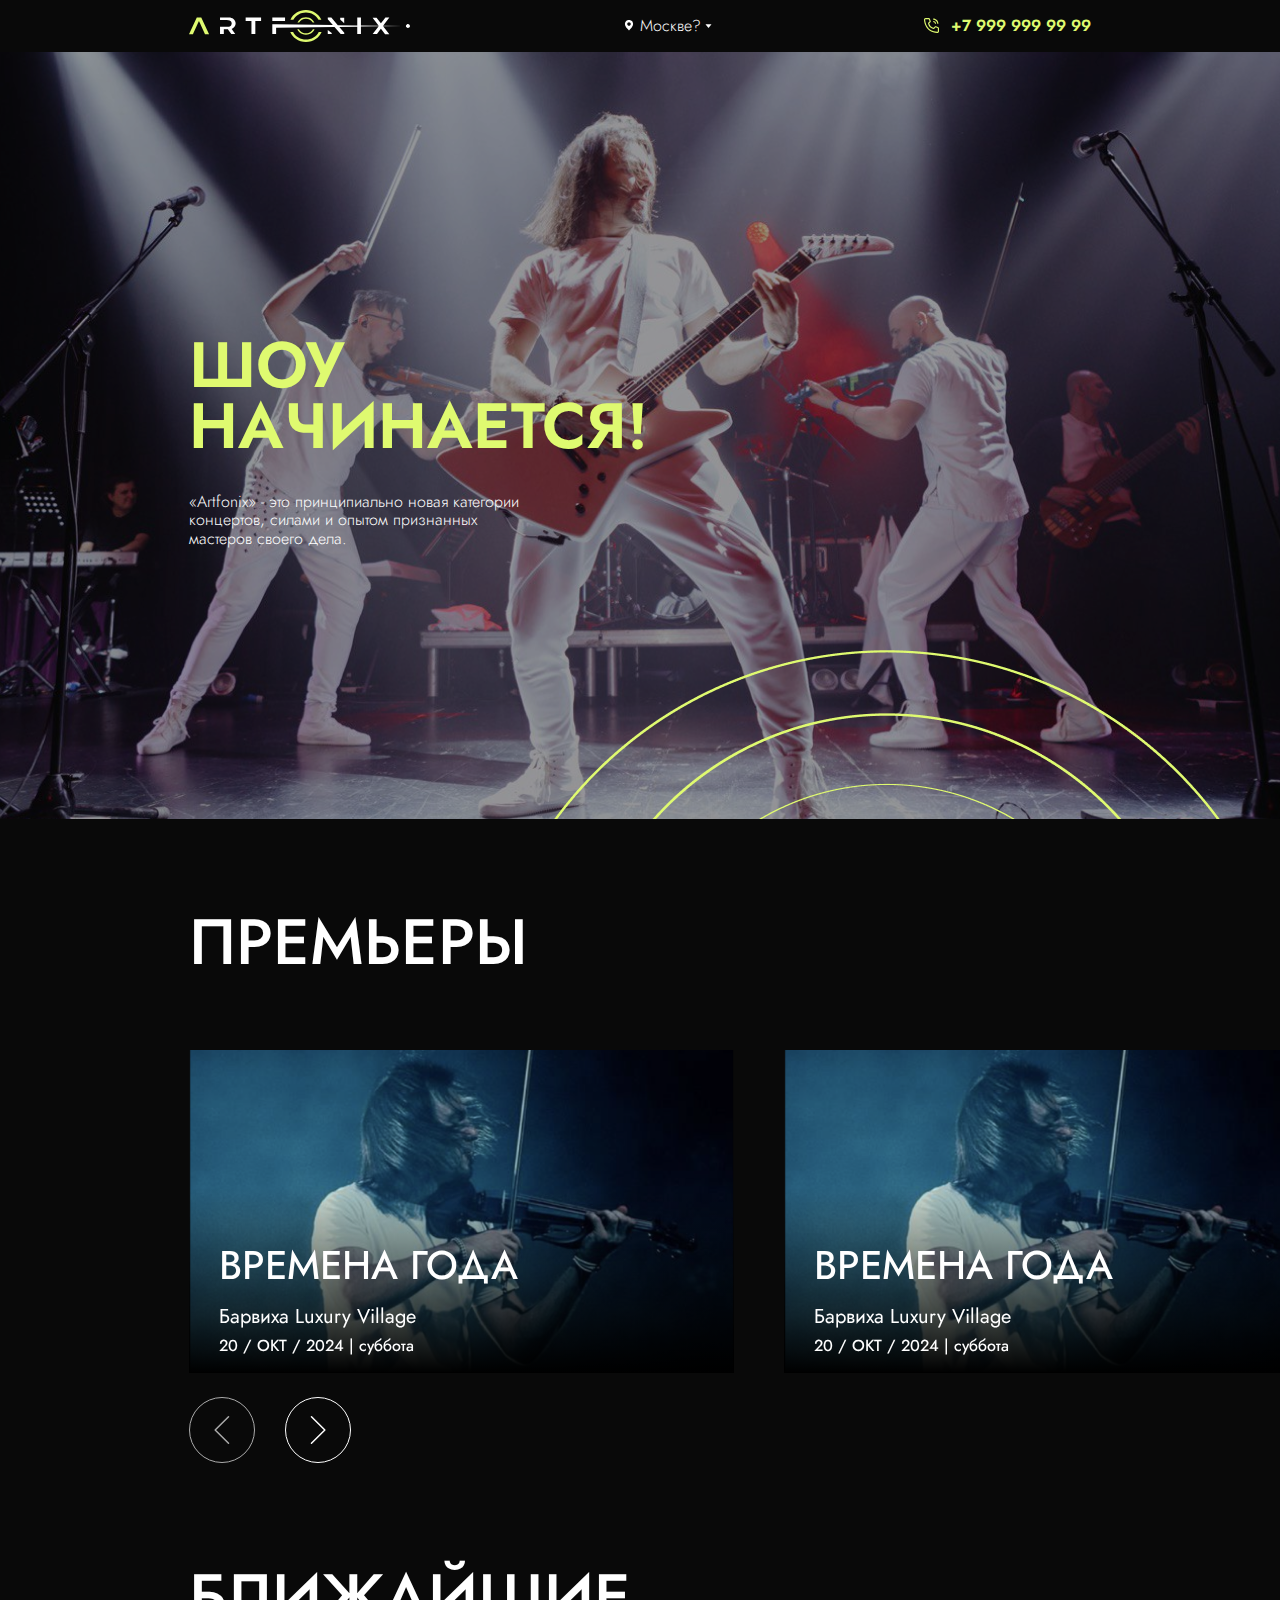
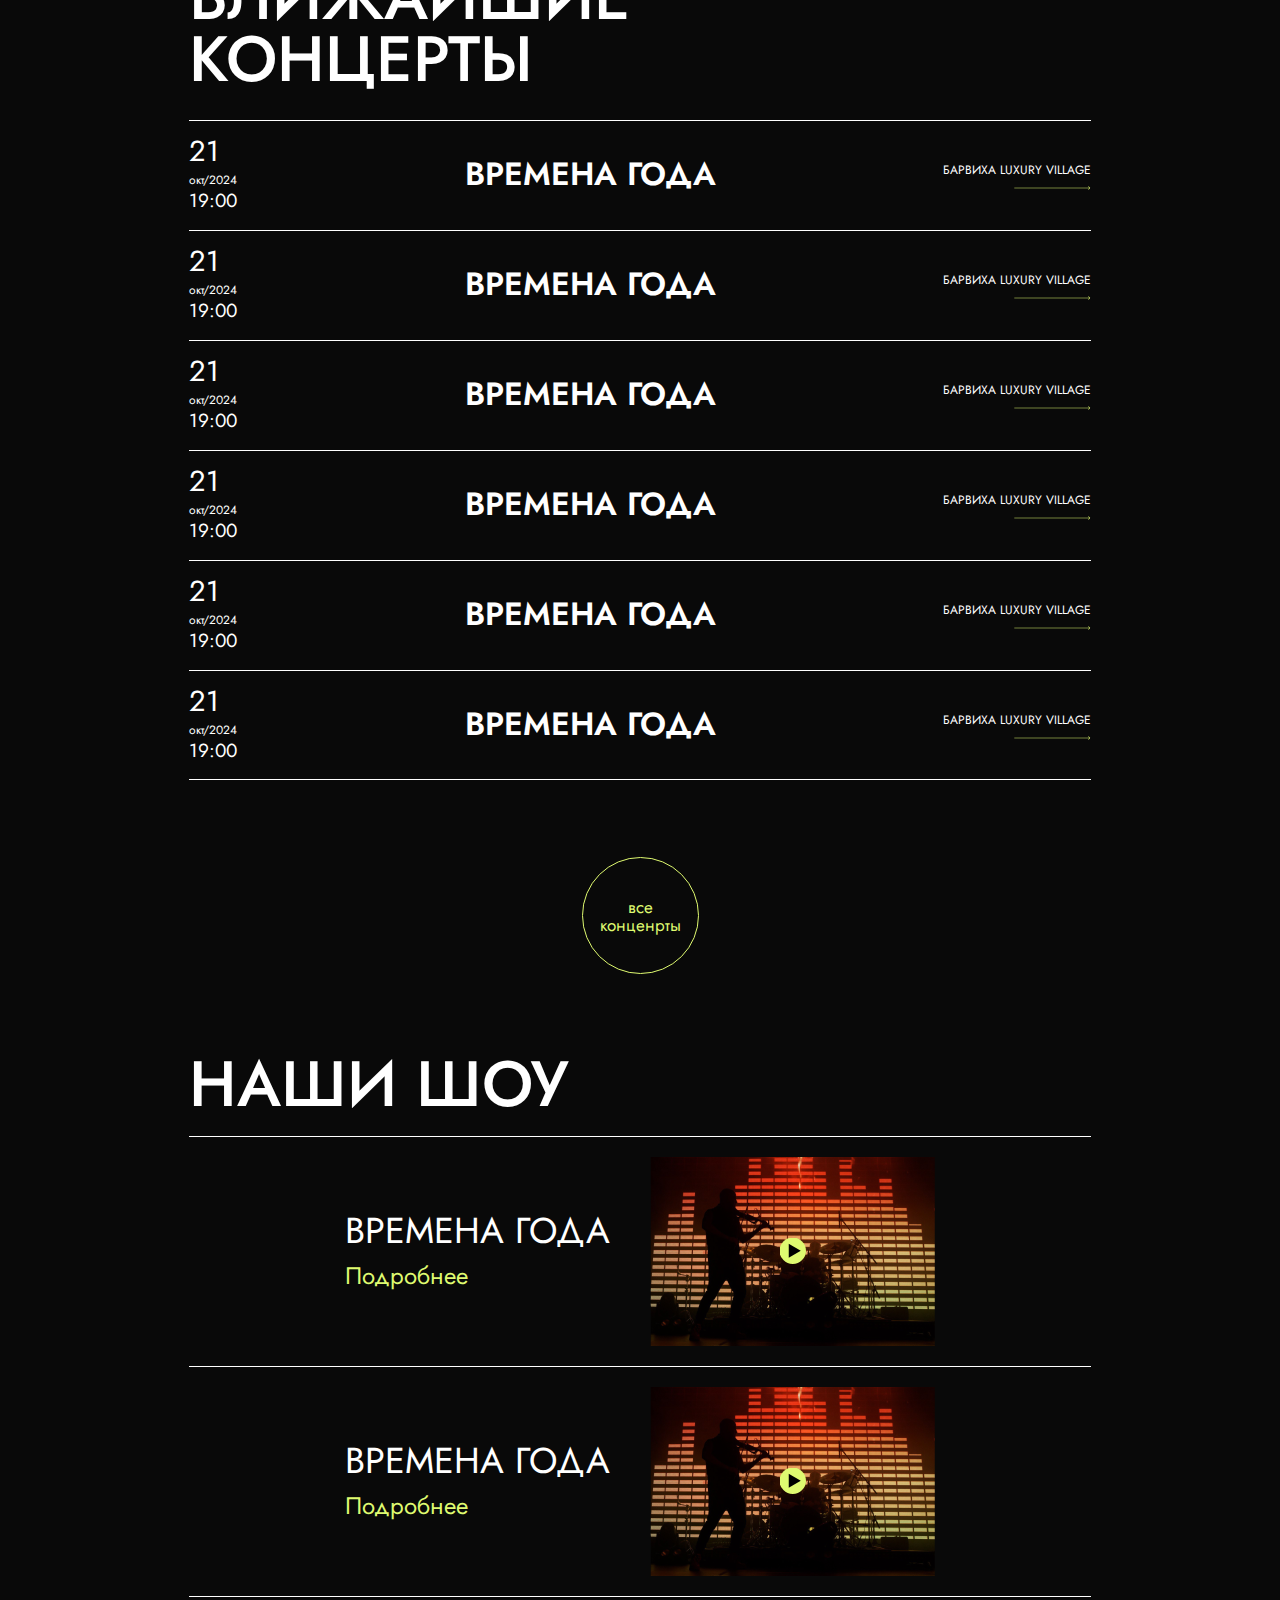
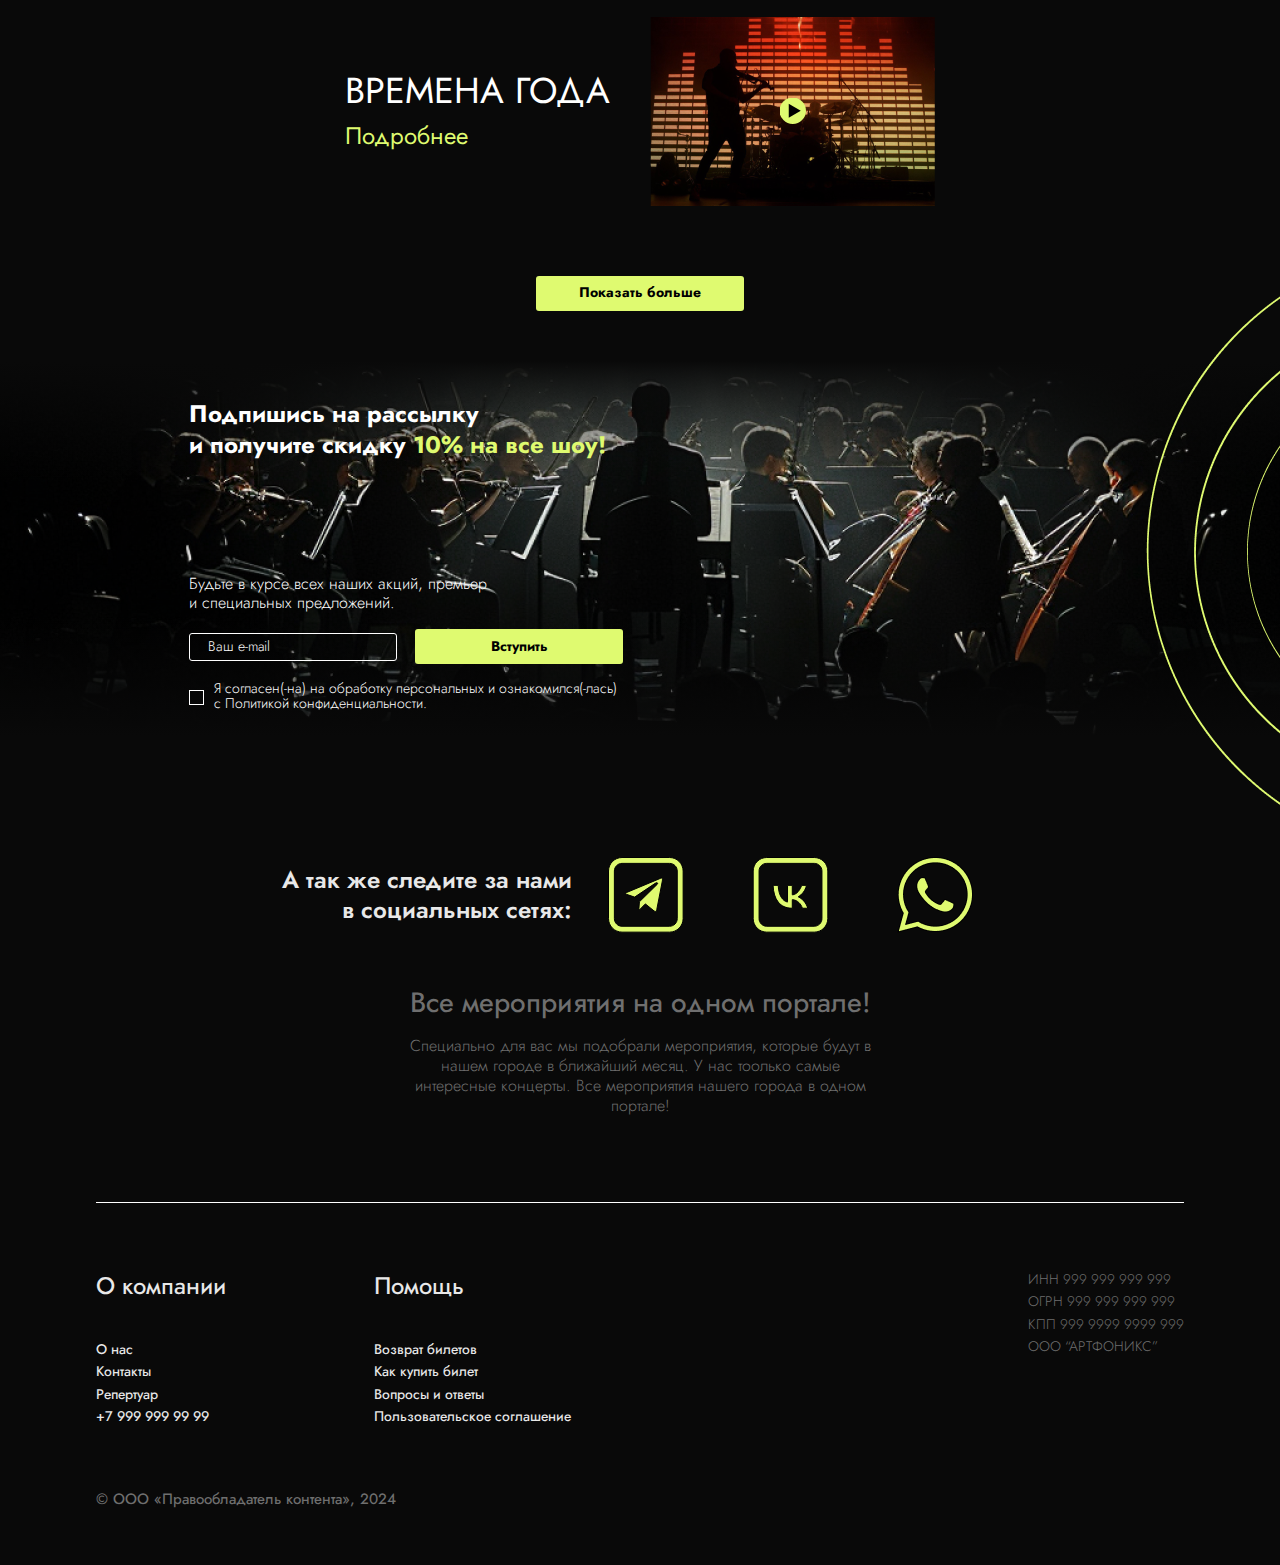
<file: index.html>
<!DOCTYPE html>
<html lang="ru">
<head>
    <meta charset="UTF-8">
    <meta name="viewport" content="width=device-width, initial-scale=1.0">
    <title>ARTFONIX-TEST</title>
    <!-- Swiper css -->
    <link rel="stylesheet" href="https://cdn.jsdelivr.net/npm/swiper@11/swiper-bundle.min.css" />
    <!-- Swiper css -->
    <!-- favicon -->
    <link rel="icon" href="./assets/images/logo/icons.svg">
    <!-- favicon -->
    <!-- fonts -->
    <link rel="preconnect" href="https://fonts.googleapis.com">
    <link rel="preconnect" href="https://fonts.gstatic.com" crossorigin>
    <link href="https://fonts.googleapis.com/css2?family=Lato:ital,wght@0,100;0,300;0,400;0,700;0,900;1,100;1,300;1,400;1,700;1,900&family=Roboto:ital,wght@0,100;0,300;0,400;0,500;0,700;0,900;1,100;1,300;1,400;1,500;1,700;1,900&display=swap" rel="stylesheet">
    <link rel="stylesheet" href="./assets/fonts/FuturaPT/stylesheet.css">
    <link rel="stylesheet" href="./assets/fonts/NunitoSans/stylesheet.css">
    <!-- fonts -->
    <!-- bootstrap -->
    <link rel="stylesheet" href="./assets/scss/vendors/bootstrap.css">
    <!-- bootstrap -->
    <!-- css link -->
    <link rel="stylesheet" href="./assets/scss/style.css">
    <!-- css link -->
</head>
<body class="body_in">
    <div class="wrapper">

        <!-- header -->
        <header class="header position-relative">
            <div class="container-sm">
                <div class="header_in d-flex align-items-center justify-content-between">
                    <a href="/" class="header_logo">
                        <img src="./assets/images/logo/header_logo.svg" alt="">
                    </a>
                    <nav class="header_nav hidden">
                        <ul>
                            <li>
                                <a href="#">
                                    Главная
                                    <svg width="12" height="7" viewBox="0 0 12 7" fill="none" xmlns="http://www.w3.org/2000/svg">
                                        <path d="M11.8332 1.16667L5.99984 7L0.166504 1.16667L1.20192 0.13125L5.99984 4.92917L10.7978 0.13125L11.8332 1.16667Z" fill="white"/>
                                    </svg>
                                </a>
                            </li>
                            <li>
                                <a href="#">
                                    Афиша
                                </a>
                            </li>
                            <li>
                                <a href="#">
                                    Контакты
                                </a>
                            </li>
                            <li>
                                <a href="#">
                                    Статьи
                                </a>
                            </li>
                            <li>
                                <a href="#">
                                    О нас
                                </a>
                            </li>
                        </ul>
                    </nav>
                    <div class="city-selector">
                        <div class="city-selector_bg"></div>
                        <div class="container-sm">
                            <div class="city-selector-header">
                                <svg width="14" height="14" viewBox="0 0 14 14" fill="none" xmlns="http://www.w3.org/2000/svg">
                                <path d="M6.99935 11.4186C6.26256 10.7901 5.57963 10.1011 4.95768 9.3588C4.02435 8.24405 2.91602 6.58389 2.91602 5.00189C2.91561 4.19395 3.1549 3.40405 3.60359 2.73215C4.05228 2.06026 4.69021 1.53657 5.43664 1.22737C6.18307 0.918164 7.00445 0.837346 7.79683 0.995138C8.58922 1.15293 9.31698 1.54224 9.88802 2.1138C10.2682 2.4923 10.5696 2.94245 10.7746 3.43819C10.9797 3.93392 11.0844 4.46541 11.0827 5.00189C11.0827 6.58389 9.97435 8.24405 9.04102 9.3588C8.41907 10.1011 7.73613 10.7901 6.99935 11.4186ZM6.99935 3.25189C6.53522 3.25189 6.0901 3.43626 5.76191 3.76445C5.43372 4.09264 5.24935 4.53776 5.24935 5.00189C5.24935 5.46601 5.43372 5.91113 5.76191 6.23932C6.0901 6.56751 6.53522 6.75189 6.99935 6.75189C7.46348 6.75189 7.9086 6.56751 8.23679 6.23932C8.56498 5.91113 8.74935 5.46601 8.74935 5.00189C8.74935 4.53776 8.56498 4.09264 8.23679 3.76445C7.9086 3.43626 7.46348 3.25189 6.99935 3.25189Z" fill="white"/>
                                </svg>
                                <p>
                                <span id="current-city" class="city-link">Москве?</span>
                                </p>
                                <svg width="7" height="4" viewBox="0 0 7 4" fill="none" xmlns="http://www.w3.org/2000/svg">
                                <path d="M3.5 4L0.468911 0.25L6.53109 0.25L3.5 4Z" fill="white"/>
                                </svg>
                            </div>

                            <div class="city-dropdown hidden">
                                <input type="text" id="city-input" placeholder="Введите название города" />
                                <div class="city-list">
                                <div class="city-column">
                                    <p class="city_title">Все города</p>
                                    <p class="city-item">Москва</p>
                                    <p class="city-item">Санкт-Петербург</p>
                                    <p class="city-item">Альметьевск</p>
                                    <p class="city-item">Архангельск</p>
                                    <p class="city-item">Астрахань</p>
                                    <p class="city-item">Барнаул</p>
                                    <p class="city-item">Белгород</p>
                                    <p class="city-item">Брянск</p>
                                    <p class="city-item">Великий Новгород</p>
                                    <p class="city-item">Владивосток</p>
                                    <p class="city-item">Волгоград</p>
                                    <p class="city-item">Воронеж</p>
                                    <p class="city-item">Евпатория</p>
                                    <p class="city-item">Екатеринбург</p>
                                    <p class="city-item">Иваново</p>
                                    <p class="city-item">Ижевск</p>
                                    <p class="city-item">Иннополис</p>
                                    <p class="city-item">Иркутск</p>
                                    <p class="city-item">Казань</p>
                                    <p class="city-item">Киров</p>
                                    <p class="city-item">Королёв</p>
                                </div>
                                <div class="city-column">
                                    <p class="city-item">Кострома</p>
                                    <p class="city-item">Краснодар</p>
                                    <p class="city-item">Красноярск</p>
                                    <p class="city-item">Курган</p>
                                    <p class="city-item">Курск</p>
                                    <p class="city-item">Липецк</p>
                                    <p class="city-item">Магнитогорск</p>
                                    <p class="city-item">Мурманск</p>
                                    <p class="city-item">Набережные Челны</p>
                                    <p class="city-item">Нижневартовск</p>
                                    <p class="city-item">Нижний Новгород</p>
                                    <p class="city-item">Новокузнецк</p>
                                    <p class="city-item">Новосибирск</p>
                                    <p class="city-item">Омск</p>
                                    <p class="city-item">Оренбург</p>
                                    <p class="city-item">Орёл</p>
                                    <p class="city-item">Пенза</p>
                                    <p class="city-item">Пермь</p>
                                    <p class="city-item">Петрозаводск</p>
                                    <p class="city-item">Псков</p>
                                    <p class="city-item">Ростов-на-Дону</p>
                                    <p class="city-item">Рыбинск</p>
                                </div>
                                <div class="city-column">
                                    <p class="city-item">Рязань</p>
                                    <p class="city-item">Самара</p>
                                    <p class="city-item">Саранск</p>
                                    <p class="city-item">Саратов</p>
                                    <p class="city-item">Севастополь</p>
                                    <p class="city-item">Смоленск</p>
                                    <p class="city-item">Сочи</p>
                                    <p class="city-item">Ставрополь</p>
                                    <p class="city-item">Тверь</p>
                                    <p class="city-item">Тольятти</p>
                                    <p class="city-item">Томск</p>
                                    <p class="city-item">Тула</p>
                                    <p class="city-item">Тюмень</p>
                                    <p class="city-item">Ульяновск</p>
                                    <p class="city-item">Уфа</p>
                                    <p class="city-item">Хабаровск</p>
                                    <p class="city-item">Чебоксары</p>
                                    <p class="city-item">Челябинск</p>
                                    <p class="city-item">Череповец</p>
                                    <p class="city-item">Ялта</p>
                                    <p class="city-item">Ярославль</p>
                                </div>
                                </div>
                            </div>
                        </div>
                    </div>
                    <div class="header_right d-flex align-items-center">
                        <button class="header_nav_btn">
                            <img src="./assets/images/icons/burger_btn.svg" alt="">
                        </button>
                        <a href="tel:+79999999999" class="header_phone d-flex align-items-center">
                            <img src="./assets/images/icons/header_phone.svg" alt="">
                            <span>
                                +7 999 999 99 99
                            </span>
                        </a>
                    </div>
                </div>
            </div>
        </header>
        <!-- header -->

        <!-- main -->
        <main>

            <!-- home -->
            <section class="home position-relative">
                <div class="home_bg position-absolute"></div>
                <div class="container-sm position-relative">
                    <img class="home_pattern position-absolute" src="./assets/images/Pattern_img.png" alt="">
                    <div class="home_text position-relative d-flex flex-column">
                        <h1 class="title-lg">
                            <span>
                                Шоу<br>
                                начинается!
                            </span>
                        </h1>
                        <p class="main_text">
                            «Artfonix» - это принципиально новая категории концертов, силами и опытом признанных мастеров своего дела.
                        </p>
                    </div>
                </div>
            </section>
            <!-- home -->

            <!-- programslider -->
            <section class="programslider">
                <div class="container-sm">
                <h3 class="section_title">
                    Премьеры
                </h3>
                <div class="swiper-container programSwiper">
                    <div class="swiper-wrapper">
                        <div class="swiper-slide">
                            <a href="#" class="programslider_card">
                                <div class="programslider_card_top position-relative">
                                    <img src="./assets/images/program_img.png" alt="">
                                    <div class="programslider_card_text position-absolute">
                                        <h6>
                                            Времена года
                                        </h6>
                                        <p>
                                        Барвиха Luxury Village
                                        </p>
                                        <data>
                                        20 / ОКТ / 2024 |  суббота
                                        </data>
                                    </div>
                                </div>
                                <div class="programslider_card_bottom">
                                    <p>
                                    Барвиха Luxury Village
                                    </p>
                                    <data>
                                    20 / ОКТ / 2024 |  суббота
                                    </data>
                                </div>
                            </a>
                        </div>
                        <div class="swiper-slide">
                            <a href="#" class="programslider_card">
                                <div class="programslider_card_top position-relative">
                                    <img src="./assets/images/program_img.png" alt="">
                                    <div class="programslider_card_text position-absolute">
                                        <h6>
                                            Времена года
                                        </h6>
                                        <p>
                                        Барвиха Luxury Village
                                        </p>
                                        <data>
                                        20 / ОКТ / 2024 |  суббота
                                        </data>
                                    </div>
                                </div>
                                <div class="programslider_card_bottom">
                                    <p>
                                    Барвиха Luxury Village
                                    </p>
                                    <data>
                                    20 / ОКТ / 2024 |  суббота
                                    </data>
                                </div>
                            </a>
                        </div>
                        <div class="swiper-slide">
                            <a href="#" class="programslider_card">
                                <div class="programslider_card_top position-relative">
                                    <img src="./assets/images/program_img.png" alt="">
                                    <div class="programslider_card_text position-absolute">
                                        <h6>
                                            Времена года
                                        </h6>
                                        <p>
                                        Барвиха Luxury Village
                                        </p>
                                        <data>
                                        20 / ОКТ / 2024 |  суббота
                                        </data>
                                    </div>
                                </div>
                                <div class="programslider_card_bottom">
                                    <p>
                                    Барвиха Luxury Village
                                    </p>
                                    <data>
                                    20 / ОКТ / 2024 |  суббота
                                    </data>
                                </div>
                            </a>
                        </div>
                    </div>
                    <div class="programslider_btns">
                    <button class="program-button-prev program_btn">
                        <svg width="16" height="30" viewBox="0 0 16 30" fill="none" xmlns="http://www.w3.org/2000/svg">
                        <path d="M14.5293 28.3054L1.1663 14.9999L14.5293 1.69442" stroke="white" stroke-width="1.5" stroke-linecap="round" stroke-linejoin="round"/>
                        </svg>
                    </button>
                    <button class="program-button-next program_btn">
                        <svg width="16" height="30" viewBox="0 0 16 30" fill="none" xmlns="http://www.w3.org/2000/svg">
                        <path d="M1.47168 1.69458L14.8347 15.0001L1.47168 28.3056" stroke="white" stroke-width="1.5" stroke-linecap="round" stroke-linejoin="round"/>
                        </svg>
                    </button>
                    </div>
                </div>
                </div>
            </section>
            <!-- programslider -->

            <!-- upcoming_concerts -->
            <section class="upcoming_concerts upcoming_concerts_main">
                <div class="container-sm">
                    <h3 class="section_title">
                        БЛИЖАЙШИЕ<br> КОНЦЕРТЫ
                    </h3>
                </div>
                <div class="upcoming_concerts_in">
                    <div class="container-sm">
                        <ul>
                            <li class="upcoming_concerts_block position-relative">
                                <div class="upcoming_concerts_block_bg position-absolute"></div>
                                <img class="upcoming_concerts_block_img" src="./assets/images/upcoming_concert_img.png" alt="">
                                <div class="upcoming_concerts_block_in">
                                    <div class="upcoming_concerts_block_left">
                                        <h6>
                                            21
                                        </h6>
                                        <span>
                                            окт/2024
                                        </span>
                                        <p>
                                            19:00
                                        </p>
                                    </div>
                                    <div class="upcoming_concerts_block_center">
                                        <h5>
                                            Времена года
                                        </h5>
                                    </div>
                                    <div class="upcoming_concerts_block_right">
                                        <a href="#">
                                            Барвиха Luxury Village
                                            <img src="./assets/images/icons/arrow_icon.svg" alt="">
                                            <span>
                                                от 5000 руб.
                                            </span>
                                        </a>
                                    </div>
                                </div>
                                <div class="upcoming_concerts_block_media">
                                    <div class="upcoming_concerts_block_media_left">
                                        <span>
                                            21 окт / 2024
                                        </span>
                                        <span>
                                            19:00 / пнд
                                        </span>
                                    </div>
                                    <div class="upcoming_concerts_block_media_center">
                                        <h6>
                                            Времена года
                                        </h6>
                                    </div>
                                    <div class="upcoming_concerts_block_media_right">
                                        <p>
                                            Барвиха<br>Luxury Village
                                        </p>
                                    </div>
                                </div>
                            </li>
                            <li class="upcoming_concerts_block position-relative">
                                <div class="upcoming_concerts_block_bg position-absolute"></div>
                                <img class="upcoming_concerts_block_img" src="./assets/images/upcoming_concert_img.png" alt="">
                                <div class="upcoming_concerts_block_in">
                                    <div class="upcoming_concerts_block_left">
                                        <h6>
                                            21
                                        </h6>
                                        <span>
                                            окт/2024
                                        </span>
                                        <p>
                                            19:00
                                        </p>
                                    </div>
                                    <div class="upcoming_concerts_block_center">
                                        <h5>
                                            Времена года
                                        </h5>
                                    </div>
                                    <div class="upcoming_concerts_block_right">
                                        <a href="#">
                                            Барвиха Luxury Village
                                            <img src="./assets/images/icons/arrow_icon.svg" alt="">
                                            <span>
                                                от 5000 руб.
                                            </span>
                                        </a>
                                    </div>
                                </div>
                                <div class="upcoming_concerts_block_media">
                                    <div class="upcoming_concerts_block_media_left">
                                        <span>
                                            21 окт / 2024
                                        </span>
                                        <span>
                                            19:00 / пнд
                                        </span>
                                    </div>
                                    <div class="upcoming_concerts_block_media_center">
                                        <h6>
                                            Времена года
                                        </h6>
                                    </div>
                                    <div class="upcoming_concerts_block_media_right">
                                        <p>
                                            Барвиха<br>Luxury Village
                                        </p>
                                    </div>
                                </div>
                            </li>
                            <li class="upcoming_concerts_block position-relative">
                                <div class="upcoming_concerts_block_bg position-absolute"></div>
                                <img class="upcoming_concerts_block_img" src="./assets/images/upcoming_concert_img.png" alt="">
                                <div class="upcoming_concerts_block_in">
                                    <div class="upcoming_concerts_block_left">
                                        <h6>
                                            21
                                        </h6>
                                        <span>
                                            окт/2024
                                        </span>
                                        <p>
                                            19:00
                                        </p>
                                    </div>
                                    <div class="upcoming_concerts_block_center">
                                        <h5>
                                            Времена года
                                        </h5>
                                    </div>
                                    <div class="upcoming_concerts_block_right">
                                        <a href="#">
                                            Барвиха Luxury Village
                                            <img src="./assets/images/icons/arrow_icon.svg" alt="">
                                            <span>
                                                от 5000 руб.
                                            </span>
                                        </a>
                                    </div>
                                </div>
                                <div class="upcoming_concerts_block_media">
                                    <div class="upcoming_concerts_block_media_left">
                                        <span>
                                            21 окт / 2024
                                        </span>
                                        <span>
                                            19:00 / пнд
                                        </span>
                                    </div>
                                    <div class="upcoming_concerts_block_media_center">
                                        <h6>
                                            Времена года
                                        </h6>
                                    </div>
                                    <div class="upcoming_concerts_block_media_right">
                                        <p>
                                            Барвиха<br>Luxury Village
                                        </p>
                                    </div>
                                </div>
                            </li>
                            <li class="upcoming_concerts_block position-relative">
                                <div class="upcoming_concerts_block_bg position-absolute"></div>
                                <img class="upcoming_concerts_block_img" src="./assets/images/upcoming_concert_img.png" alt="">
                                <div class="upcoming_concerts_block_in">
                                    <div class="upcoming_concerts_block_left">
                                        <h6>
                                            21
                                        </h6>
                                        <span>
                                            окт/2024
                                        </span>
                                        <p>
                                            19:00
                                        </p>
                                    </div>
                                    <div class="upcoming_concerts_block_center">
                                        <h5>
                                            Времена года
                                        </h5>
                                    </div>
                                    <div class="upcoming_concerts_block_right">
                                        <a href="#">
                                            Барвиха Luxury Village
                                            <img src="./assets/images/icons/arrow_icon.svg" alt="">
                                            <span>
                                                от 5000 руб.
                                            </span>
                                        </a>
                                    </div>
                                </div>
                                <div class="upcoming_concerts_block_media">
                                    <div class="upcoming_concerts_block_media_left">
                                        <span>
                                            21 окт / 2024
                                        </span>
                                        <span>
                                            19:00 / пнд
                                        </span>
                                    </div>
                                    <div class="upcoming_concerts_block_media_center">
                                        <h6>
                                            Времена года
                                        </h6>
                                    </div>
                                    <div class="upcoming_concerts_block_media_right">
                                        <p>
                                            Барвиха<br>Luxury Village
                                        </p>
                                    </div>
                                </div>
                            </li>
                            <li class="upcoming_concerts_block position-relative">
                                <div class="upcoming_concerts_block_bg position-absolute"></div>
                                <img class="upcoming_concerts_block_img" src="./assets/images/upcoming_concert_img.png" alt="">
                                <div class="upcoming_concerts_block_in">
                                    <div class="upcoming_concerts_block_left">
                                        <h6>
                                            21
                                        </h6>
                                        <span>
                                            окт/2024
                                        </span>
                                        <p>
                                            19:00
                                        </p>
                                    </div>
                                    <div class="upcoming_concerts_block_center">
                                        <h5>
                                            Времена года
                                        </h5>
                                    </div>
                                    <div class="upcoming_concerts_block_right">
                                        <a href="#">
                                            Барвиха Luxury Village
                                            <img src="./assets/images/icons/arrow_icon.svg" alt="">
                                            <span>
                                                от 5000 руб.
                                            </span>
                                        </a>
                                    </div>
                                </div>
                                <div class="upcoming_concerts_block_media">
                                    <div class="upcoming_concerts_block_media_left">
                                        <span>
                                            21 окт / 2024
                                        </span>
                                        <span>
                                            19:00 / пнд
                                        </span>
                                    </div>
                                    <div class="upcoming_concerts_block_media_center">
                                        <h6>
                                            Времена года
                                        </h6>
                                    </div>
                                    <div class="upcoming_concerts_block_media_right">
                                        <p>
                                            Барвиха<br>Luxury Village
                                        </p>
                                    </div>
                                </div>
                            </li>
                            <li class="upcoming_concerts_block position-relative">
                                <div class="upcoming_concerts_block_bg position-absolute"></div>
                                <img class="upcoming_concerts_block_img" src="./assets/images/upcoming_concert_img.png" alt="">
                                <div class="upcoming_concerts_block_in">
                                    <div class="upcoming_concerts_block_left">
                                        <h6>
                                            21
                                        </h6>
                                        <span>
                                            окт/2024
                                        </span>
                                        <p>
                                            19:00
                                        </p>
                                    </div>
                                    <div class="upcoming_concerts_block_center">
                                        <h5>
                                            Времена года
                                        </h5>
                                    </div>
                                    <div class="upcoming_concerts_block_right">
                                        <a href="#">
                                            Барвиха Luxury Village
                                            <img src="./assets/images/icons/arrow_icon.svg" alt="">
                                            <span>
                                                от 5000 руб.
                                            </span>
                                        </a>
                                    </div>
                                </div>
                                <div class="upcoming_concerts_block_media">
                                    <div class="upcoming_concerts_block_media_left">
                                        <span>
                                            21 окт / 2024
                                        </span>
                                        <span>
                                            19:00 / пнд
                                        </span>
                                    </div>
                                    <div class="upcoming_concerts_block_media_center">
                                        <h6>
                                            Времена года
                                        </h6>
                                    </div>
                                    <div class="upcoming_concerts_block_media_right">
                                        <p>
                                            Барвиха<br>Luxury Village
                                        </p>
                                    </div>
                                </div>
                            </li>
                        </ul>
                    </div>
                </div>
                <a href="#" class="more_btn">
                    все<br>конценрты
                </a>
            </section>
            <!-- upcoming_concerts -->

            <!-- our-shows -->
            <section class="our_shows">
                <div class="container-sm">
                    <h3 class="section_title">
                        НАши шоу
                    </h3>
                    <div class="our_shows_blocks">
                        <div class="our_shows_block d-flex align-items-center justify-content-center">
                            <div class="our_shows_block_left">
                                <h6>
                                    Времена года
                                </h6>
                                <a href="#">
                                    Подробнее
                                </a>
                            </div>
                            <div class="our_shows_block_right position-relative">
                                <button class="play_icon position-absolute">
                                    <img src="./assets/images/icons/play_icon.svg" alt="">
                                </button>
                                <img src="./assets/images/show_img.png" alt="">
                            </div>
                        </div>
                        <div class="our_shows_block d-flex align-items-center justify-content-center">
                            <div class="our_shows_block_left">
                                <h6>
                                    Времена года
                                </h6>
                                <a href="#">
                                    Подробнее
                                </a>
                            </div>
                            <div class="our_shows_block_right position-relative">
                                <button class="play_icon position-absolute">
                                    <img src="./assets/images/icons/play_icon.svg" alt="">
                                </button>
                                <img src="./assets/images/show_img.png" alt="">
                            </div>
                        </div>
                        <div class="our_shows_block d-flex align-items-center justify-content-center">
                            <div class="our_shows_block_left">
                                <h6>
                                    Времена года
                                </h6>
                                <a href="#">
                                    Подробнее
                                </a>
                            </div>
                            <div class="our_shows_block_right position-relative">
                                <button class="play_icon position-absolute">
                                    <img src="./assets/images/icons/play_icon.svg" alt="">
                                </button>
                                <img src="./assets/images/show_img.png" alt="">
                            </div>
                        </div>
                        <div class="our_shows_blocks_btn d-flex justify-content-center">
                            <button class="main_btn">
                                Показать больше
                            </button>
                        </div>
                    </div>
                    <div class="ourshowsSwiper">
                        <div class="swiper-wrapper">
                            <div class="swiper-slide">
                                <div class="our_shows_card position-relative">
                                    <div class="our_shows_card_bg position-absolute"></div>
                                    <div class="our_shows_card_text position-absolute">
                                        <h6>
                                            Времена года
                                        </h6>
                                        <a href="#">
                                            Подробнее
                                        </a>
                                    </div>
                                    <img class="our_shows_card_img" src="./assets/images/ourshows2.png" alt="">
                                    <button class="our_shows_card_play position-absolute">
                                        <img src="./assets/images/icons/play_icon.svg" alt="">
                                    </button>
                                </div>
                            </div>
                            <div class="swiper-slide">
                                <div class="our_shows_card position-relative">
                                    <div class="our_shows_card_bg position-absolute"></div>
                                    <div class="our_shows_card_text position-absolute">
                                        <h6>
                                            Времена года
                                        </h6>
                                        <a href="#">
                                            Подробнее
                                        </a>
                                    </div>
                                    <img class="our_shows_card_img" src="./assets/images/ourshows1.png" alt="">
                                    <button class="our_shows_card_play position-absolute">
                                        <img src="./assets/images/icons/play_icon.svg" alt="">
                                    </button>
                                </div>
                            </div>
                            <div class="swiper-slide">
                                <div class="our_shows_card position-relative">
                                    <div class="our_shows_card_bg position-absolute"></div>
                                    <div class="our_shows_card_text position-absolute">
                                        <h6>
                                            Времена года
                                        </h6>
                                        <a href="#">
                                            Подробнее
                                        </a>
                                    </div>
                                    <img class="our_shows_card_img" src="./assets/images/ourshows3.png" alt="">
                                    <button class="our_shows_card_play position-absolute">
                                        <img src="./assets/images/icons/play_icon.svg" alt="">
                                    </button>
                                </div>
                            </div>
                        </div>
                        <div class="ourshows-pagination d-flex justify-content-center"></div>
                    </div>
                </div>
            </section>
            <!-- our-shows -->

            <!-- contact_form -->
            <section class="contact_form position-relative">
                <div class="contact_form_top"></div>
                <div class="contact_form_bottom"></div>
                <img class="contact_form_pattern" src="./assets/images/contact_pattern.png" alt="">
                <div class="container-sm">
                    <div class="contact_form_block">
                        <h6>
                            Подпишись на рассылку<br>
                            и получите скидку <span>10% на все шоу!</span>
                        </h6>
                        <div class="form_bottom">
                            <p class="main_text">
                                Будьте в курсе всех наших акций, премьер<br> и специальных предложений.
                            </p>
                            <form action="#">
                                <input type="email" placeholder="Ваш e-mail">
                                <button class="main_btn">
                                    <span>
                                        Вступить
                                    </span>
                                </button>
                            </form>
                            <div class="custom-checkbox-container">
                                <label class="custom-checkbox">
                                    <input type="checkbox" id="agreeCheckbox">
                                    <span class="checkbox-mark"></span>
                                    Я согласен(-на) на обработку персональных и ознакомился(-лась)<br> с Политикой конфиденциальности.
                                </label>
                            </div>
                        </div>
                    </div>
                </div>
            </section>
            <!-- contact_form -->

            <!-- contact -->
            <section class="contact">
                <div class="container">
                    <div class="contact_in">
                        <div class="contact_top d-flex align-items-center">
                            <h5>
                                А так же следите за нами<br> в социальных сетях:
                            </h5>
                            <div class="contact_social d-flex align-items-center">
                                <a href="#">
                                    <img src="/assets/images/icons/telegram_icon.svg" alt="">
                                </a>
                                <a href="#">
                                    <img src="/assets/images/icons/vk_icon.svg" alt="">
                                </a>
                                <a href="#">
                                    <img src="/assets/images/icons/whatsapp_icon.png" alt="">
                                </a>
                            </div>
                        </div>
                        <h6 class="text-center">
                            Все мероприятия на одном портале!
                        </h6>
                        <p class="text-center">
                            Специально для вас мы подобрали мероприятия, которые будут в нашем городе в ближайший месяц. У нас тоолько самые интересные концерты. Все мероприятия нашего города в одном портале!
                        </p>
                    </div>
                </div>
            </section>
            <!-- contact -->
        </main>
        <!-- main -->

        <!-- footer -->
        <footer class="footer">
            <div class="container">
                <div class="footer_wrapper">
                    <div class="row footer_in">
                        <div class="col-6 col-md-3">
                            <h6>
                                О компании
                            </h6>
                            <ul class="d-flex flex-column">
                                <li>
                                    <a href="#">
                                        О нас
                                    </a>
                                </li>
                                <li>
                                    <a href="#">
                                        Контакты
                                    </a>
                                </li>
                                <li>
                                    <a href="#">
                                        Репертуар
                                    </a>
                                </li>
                                <li>
                                    <a href="tel:+79999999999">
                                        +7 999 999 99 99
                                    </a>
                                </li>
                            </ul>
                        </div>
                        <div class="col-6 col-md-3">
                            <h6>
                                Помощь
                            </h6>
                            <ul class="d-flex flex-column">
                                <li>
                                    <a href="#">
                                        Возврат билетов
                                    </a>
                                </li>
                                <li>
                                    <a href="#">
                                        Как купить билет
                                    </a>
                                </li>
                                <li>
                                    <a href="#">
                                        Вопросы и ответы
                                    </a>
                                </li>
                                <li>
                                    <a href="#">
                                        Пользовательское соглашение
                                    </a>
                                </li>
                            </ul>
                        </div>
                        <div class="col-4 col-sm-6 col-md-6">
                            <ul class="d-flex align-items-start flex-column footer_number">
                                <li>
                                    <span>
                                        ИНН 999 999 999 999
                                    </span>
                                </li>
                                <li>
                                    <span>
                                        ОГРН 999 999 999 999
                                    </span>
                                </li>
                                <li>
                                    <span>
                                        КПП 999 9999 9999 999
                                    </span>
                                </li>
                                <li>
                                    <span>
                                        ООО “Артфоникс”
                                    </span>
                                </li>
                            </ul>
                        </div>
                        <div class="col-8 col-sm-6 col-md-12">
                            <span class="footer_bottom_text">
                                © ООО «Правообладатель контента», 2024
                            </span>
                            <a href="/" class="footer_logo">
                                <img src="./assets/images/logo/footer_icon.svg" alt="">
                            </a>
                        </div>
                    </div>
                </div>
            </div>
        </footer>
        <!-- footer -->
    </div>

    <!-- bootstrap -->
    <script src="./assets/scripts/bootstrap.js"></script>
    <!-- bootstrap -->
    <!-- Swiper js -->
    <script src="https://cdn.jsdelivr.net/npm/swiper@11/swiper-bundle.min.js" defer></script>
    <!-- Swiper js -->
    <!-- js file -->
    <script src="./assets/scripts/main.js" defer></script>
    <!-- js file -->
</body>
</html>
</file>
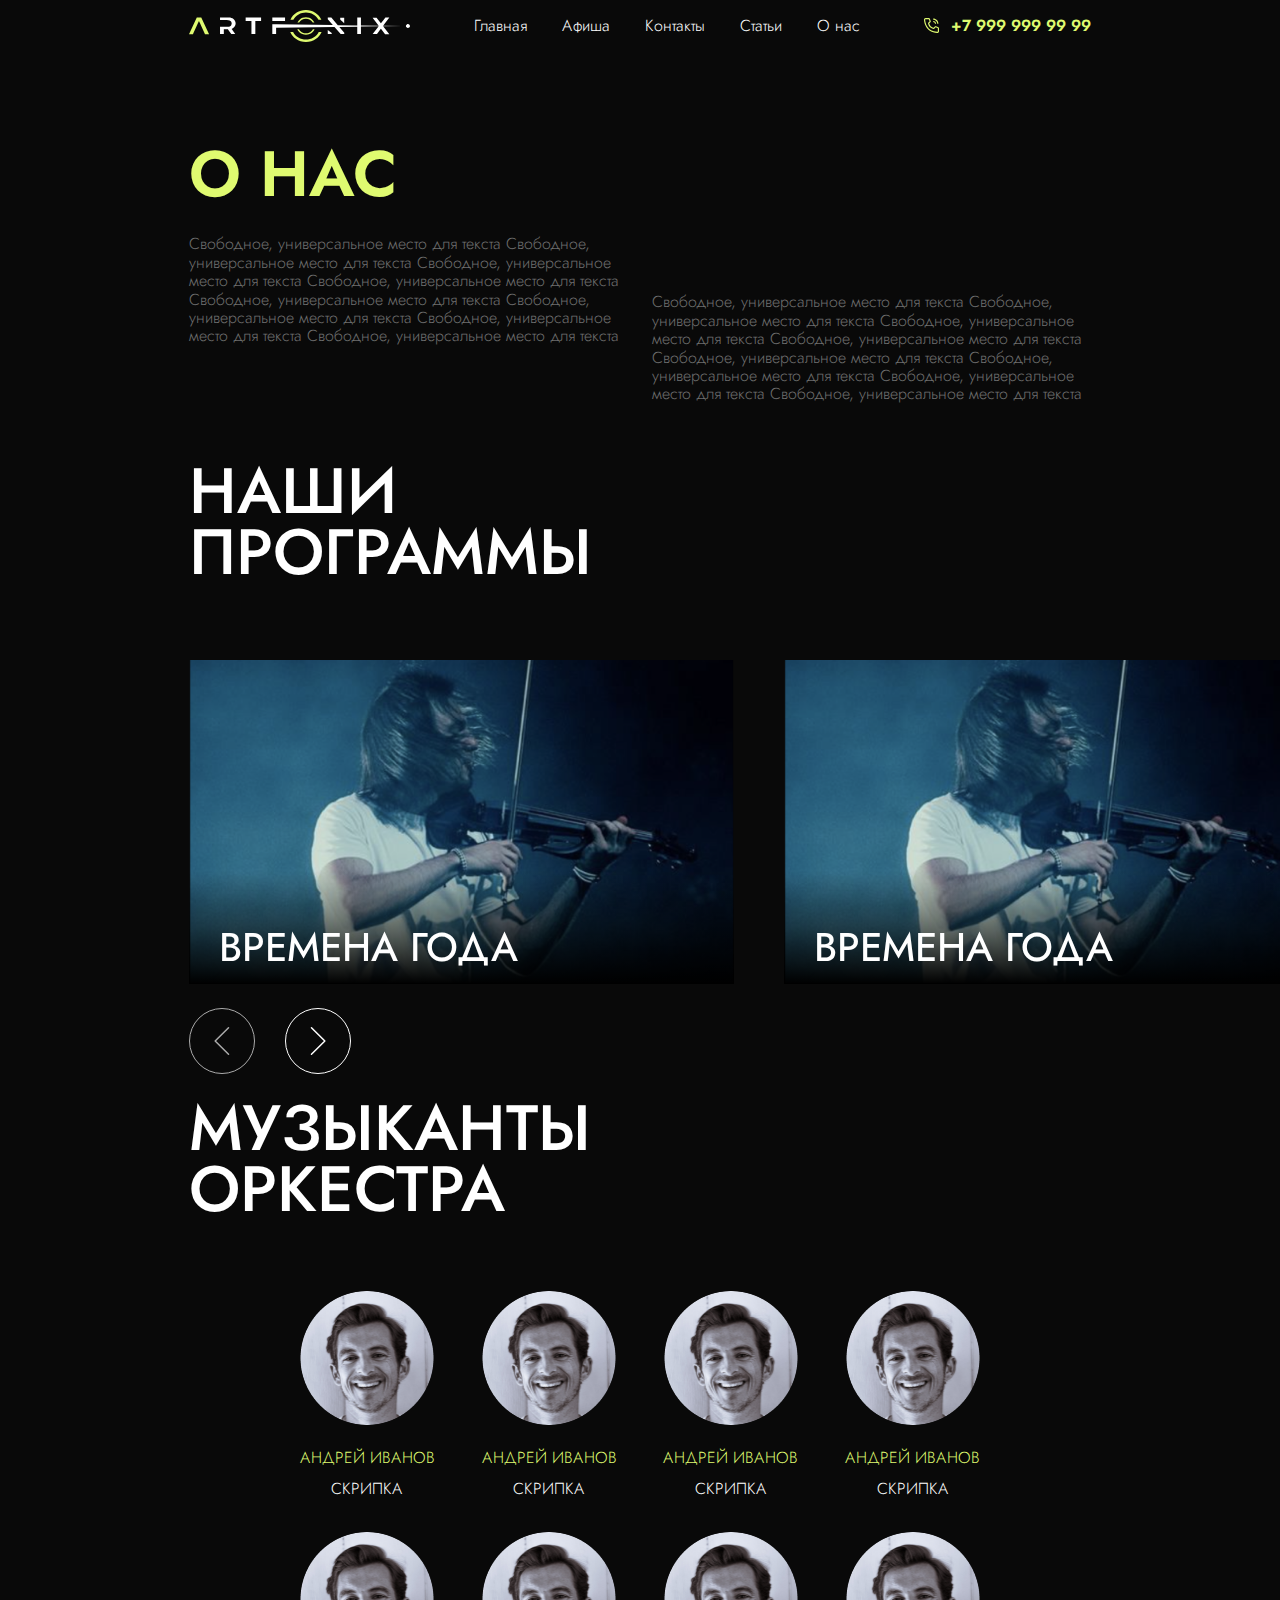
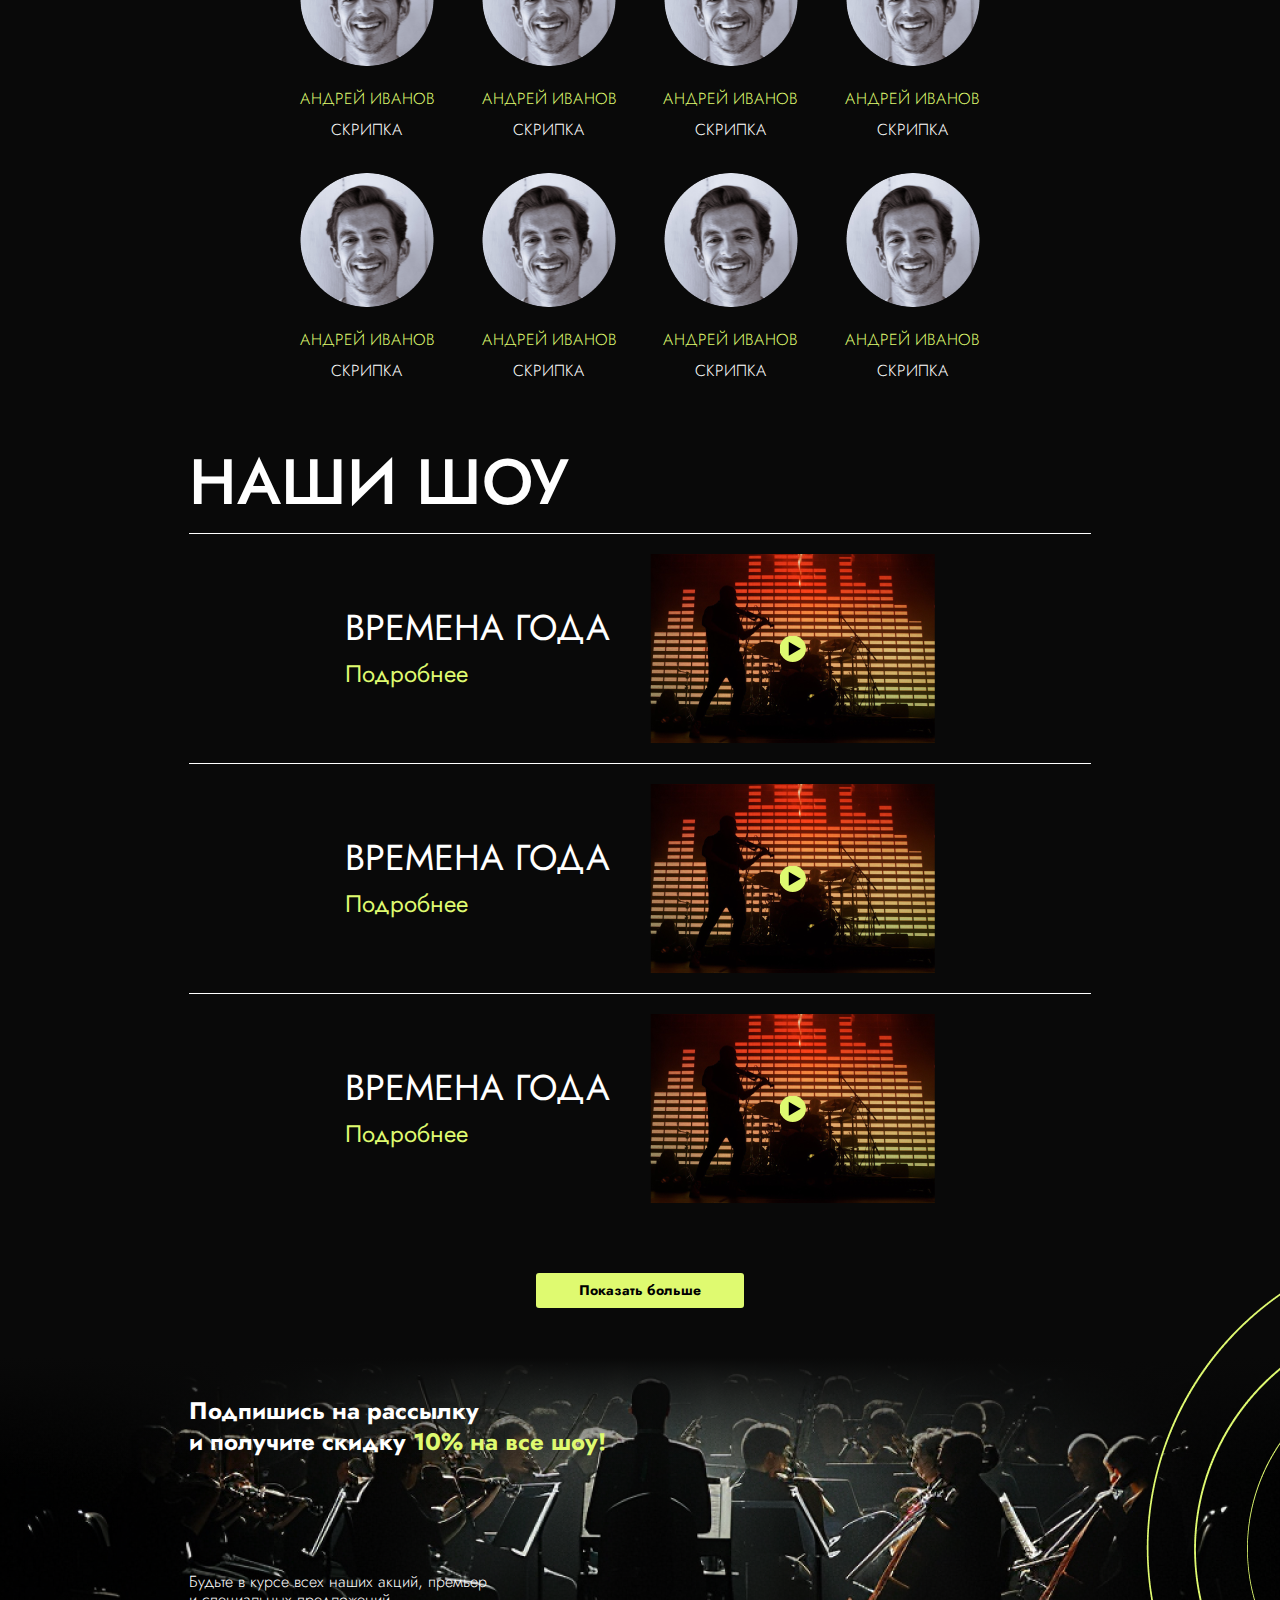
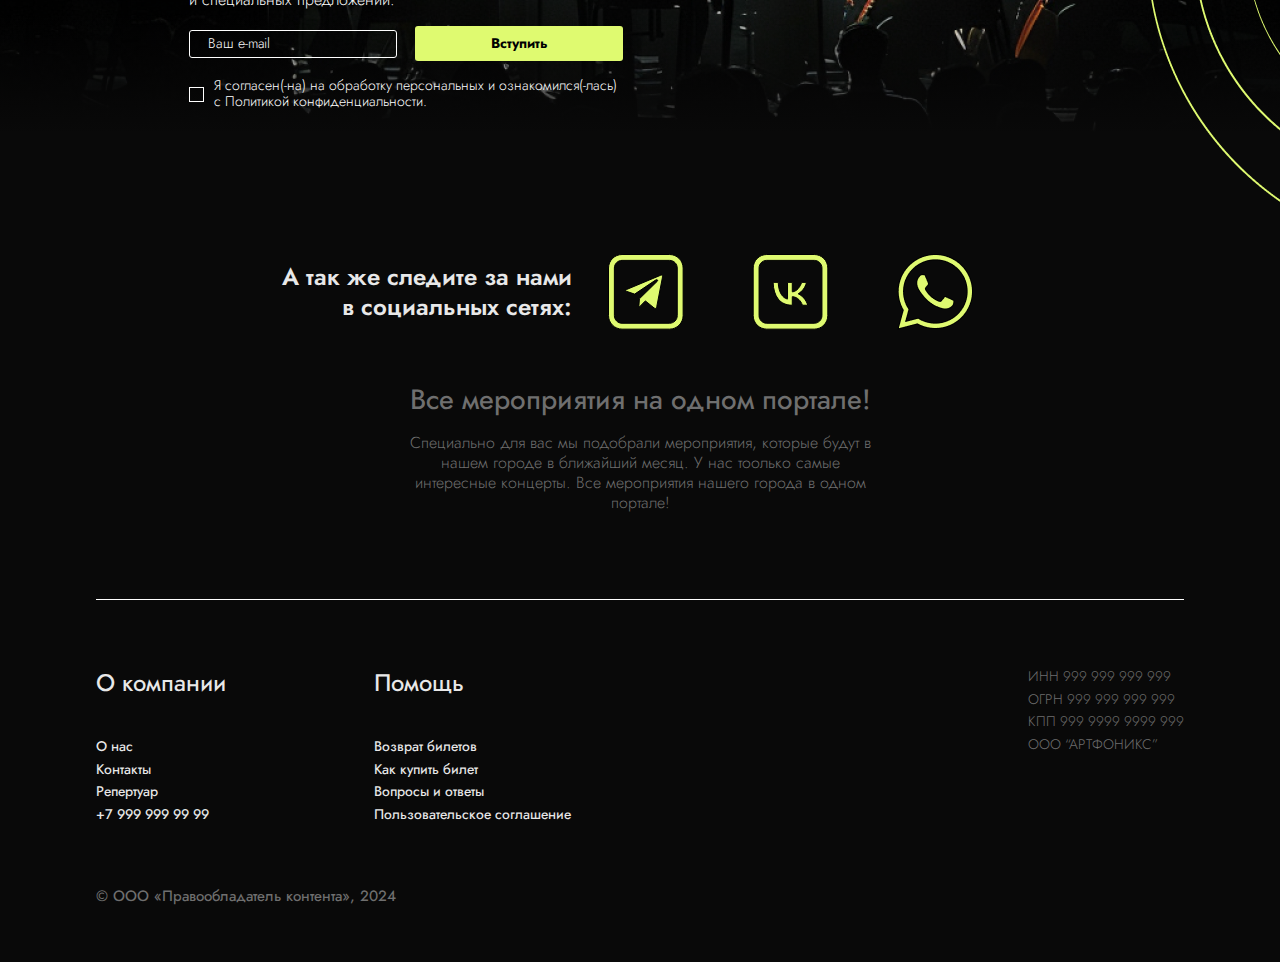
<file: about.html>
<!DOCTYPE html>
<html lang="ru">
<head>
    <meta charset="UTF-8">
    <meta name="viewport" content="width=device-width, initial-scale=1.0">
    <title>ARTFONIX-TEST</title>
    <!-- Swiper css -->
    <link rel="stylesheet" href="https://cdn.jsdelivr.net/npm/swiper@11/swiper-bundle.min.css" />
    <!-- Swiper css -->
    <!-- favicon -->
    <link rel="icon" href="./assets/images/logo/icons.svg">
    <!-- favicon -->
    <!-- fonts -->
    <link rel="preconnect" href="https://fonts.googleapis.com">
    <link rel="preconnect" href="https://fonts.gstatic.com" crossorigin>
    <link href="https://fonts.googleapis.com/css2?family=Lato:ital,wght@0,100;0,300;0,400;0,700;0,900;1,100;1,300;1,400;1,700;1,900&family=Roboto:ital,wght@0,100;0,300;0,400;0,500;0,700;0,900;1,100;1,300;1,400;1,500;1,700;1,900&display=swap" rel="stylesheet">
    <link rel="stylesheet" href="./assets/fonts/FuturaPT/stylesheet.css">
    <link rel="stylesheet" href="./assets/fonts/NunitoSans/stylesheet.css">
    <!-- fonts -->
    <!-- bootstrap -->
    <link rel="stylesheet" href="./assets/scss/vendors/bootstrap.css">
    <!-- bootstrap -->
    <!-- css link -->
    <link rel="stylesheet" href="./assets/scss/style.css">
    <!-- css link -->
</head>
<body class="body_in">
    <div class="wrapper">

        <!-- header -->
        <header class="header position-relative">
            <div class="container-sm">
                <div class="header_in d-flex align-items-center justify-content-between">
                    <a href="/" class="header_logo">
                        <img src="./assets/images/logo/header_logo.svg" alt="">
                    </a>
                    <nav class="header_nav">
                        <ul>
                            <li>
                                <a href="#">
                                    Главная
                                    <svg width="12" height="7" viewBox="0 0 12 7" fill="none" xmlns="http://www.w3.org/2000/svg">
                                        <path d="M11.8332 1.16667L5.99984 7L0.166504 1.16667L1.20192 0.13125L5.99984 4.92917L10.7978 0.13125L11.8332 1.16667Z" fill="white"/>
                                    </svg>
                                </a>
                            </li>
                            <li>
                                <a href="#">
                                    Афиша
                                </a>
                            </li>
                            <li>
                                <a href="#">
                                    Контакты
                                </a>
                            </li>
                            <li>
                                <a href="#">
                                    Статьи
                                </a>
                            </li>
                            <li>
                                <a href="#">
                                    О нас
                                </a>
                            </li>
                        </ul>
                    </nav>
                    <div class="header_right d-flex align-items-center">
                        <button class="header_nav_btn">
                            <img src="./assets/images/icons/burger_btn.svg" alt="">
                        </button>
                        <a href="tel:+79999999999" class="header_phone d-flex align-items-center">
                            <img src="./assets/images/icons/header_phone.svg" alt="">
                            <span>
                                +7 999 999 99 99
                            </span>
                        </a>
                    </div>
                </div>
            </div>
        </header>
        <!-- header -->

        <!-- main -->
        <main>

          <!-- about_block -->
          <section class="about_block">
            <div class="container-sm">
              <h3 class="title-lg">
                <span>
                  О нас
                </span>
              </h3>
              <div class="row about_block_in">
                <div class="col-md-6">
                  <div class="about_block_text">
                    <p class="main_text">
                      Свободное, универсальное место для текста Свободное, универсальное место для текста Свободное, универсальное место для текста Свободное, универсальное место для текста Свободное, универсальное место для текста Свободное, универсальное место для текста Свободное, универсальное место для текста Свободное, универсальное место для текста
                    </p>
                  </div>
                </div>
                <div class="col-md-6">
                  <div class="about_block_text about_block_text_end">
                    <p class="main_text">
                      Свободное, универсальное место для текста Свободное, универсальное место для текста Свободное, универсальное место для текста Свободное, универсальное место для текста Свободное, универсальное место для текста Свободное, универсальное место для текста Свободное, универсальное место для текста Свободное, универсальное место для текста
                    </p>
                  </div>
                </div>
              </div>
            </div>
          </section>
          <!-- about_block -->

          <!-- programslider -->
          <section class="programslider">
            <div class="container-sm">
              <h3 class="section_title">
                Наши<br> Программы
              </h3>
              <div class="swiper-container programSwiper">
                <div class="swiper-wrapper">
                  <div class="swiper-slide">
                    <a href="#" class="programslider_card">
                      <div class="programslider_card_top position-relative">
                        <img src="./assets/images/program_img.png" alt="">
                        <div class="programslider_card_text position-absolute">
                          <h6>
                            Времена года
                          </h6>
                        </div>
                      </div>
                      <div class="programslider_card_bottom">
                        <p>
                          Барвиха Luxury Village
                        </p>
                        <data>
                          20 / ОКТ / 2024 |  суббота
                        </data>
                        <span>
                          От 5 000 руб.
                        </span>
                      </div>
                    </a>
                  </div>
                  <div class="swiper-slide">
                    <a href="#" class="programslider_card">
                      <div class="programslider_card_top position-relative">
                        <img src="./assets/images/program_img.png" alt="">
                        <div class="programslider_card_text position-absolute">
                          <h6>
                            Времена года
                          </h6>
                        </div>
                      </div>
                      <div class="programslider_card_bottom">
                        <p>
                          Барвиха Luxury Village
                        </p>
                        <data>
                          20 / ОКТ / 2024 |  суббота
                        </data>
                        <span>
                          От 5 000 руб.
                        </span>
                      </div>
                    </a>
                  </div>
                  <div class="swiper-slide">
                    <a href="#" class="programslider_card">
                      <div class="programslider_card_top position-relative">
                        <img src="./assets/images/program_img.png" alt="">
                        <div class="programslider_card_text position-absolute">
                          <h6>
                            Времена года
                          </h6>
                        </div>
                      </div>
                      <div class="programslider_card_bottom">
                        <p>
                          Барвиха Luxury Village
                        </p>
                        <data>
                          20 / ОКТ / 2024 |  суббота
                        </data>
                        <span>
                          От 5 000 руб.
                        </span>
                      </div>
                    </a>
                  </div>
                </div>
                <div class="programslider_btns">
                  <button class="program-button-prev program_btn">
                    <svg width="16" height="30" viewBox="0 0 16 30" fill="none" xmlns="http://www.w3.org/2000/svg">
                      <path d="M14.5293 28.3054L1.1663 14.9999L14.5293 1.69442" stroke="white" stroke-width="1.5" stroke-linecap="round" stroke-linejoin="round"/>
                    </svg>
                  </button>
                  <button class="program-button-next program_btn">
                    <svg width="16" height="30" viewBox="0 0 16 30" fill="none" xmlns="http://www.w3.org/2000/svg">
                      <path d="M1.47168 1.69458L14.8347 15.0001L1.47168 28.3056" stroke="white" stroke-width="1.5" stroke-linecap="round" stroke-linejoin="round"/>
                    </svg>
                  </button>
                </div>
              </div>
            </div>
          </section>
          <!-- programslider -->

          <!-- musicians -->
          <section class="musicians">
            <div class="container-sm">
              <h3 class="section_title">
                Музыканты<br> оркестра
              </h3>
              <div class="row musicians_cards">
                <div class="col-6 col-sm-4 col-md-3">
                  <a href="#" class="musicians_card text-center">
                    <img src="./assets/images/musicians_user.png" alt="">
                    <h6>
                      Андрей Иванов
                    </h6>
                    <span>
                      Скрипка
                    </span>
                  </a>
                </div>
                <div class="col-6 col-sm-4 col-md-3">
                  <a href="#" class="musicians_card text-center">
                    <img src="./assets/images/musicians_user.png" alt="">
                    <h6>
                      Андрей Иванов
                    </h6>
                    <span>
                      Скрипка
                    </span>
                  </a>
                </div>
                <div class="col-6 col-sm-4 col-md-3">
                  <a href="#" class="musicians_card text-center">
                    <img src="./assets/images/musicians_user.png" alt="">
                    <h6>
                      Андрей Иванов
                    </h6>
                    <span>
                      Скрипка
                    </span>
                  </a>
                </div>
                <div class="col-6 col-sm-4 col-md-3">
                  <a href="#" class="musicians_card text-center">
                    <img src="./assets/images/musicians_user.png" alt="">
                    <h6>
                      Андрей Иванов
                    </h6>
                    <span>
                      Скрипка
                    </span>
                  </a>
                </div>
                <div class="col-6 col-sm-4 col-md-3">
                  <a href="#" class="musicians_card text-center">
                    <img src="./assets/images/musicians_user.png" alt="">
                    <h6>
                      Андрей Иванов
                    </h6>
                    <span>
                      Скрипка
                    </span>
                  </a>
                </div>
                <div class="col-6 col-sm-4 col-md-3">
                  <a href="#" class="musicians_card text-center">
                    <img src="./assets/images/musicians_user.png" alt="">
                    <h6>
                      Андрей Иванов
                    </h6>
                    <span>
                      Скрипка
                    </span>
                  </a>
                </div>
                <div class="col-6 col-sm-4 col-md-3">
                  <a href="#" class="musicians_card text-center">
                    <img src="./assets/images/musicians_user.png" alt="">
                    <h6>
                      Андрей Иванов
                    </h6>
                    <span>
                      Скрипка
                    </span>
                  </a>
                </div>
                <div class="col-6 col-sm-4 col-md-3">
                  <a href="#" class="musicians_card text-center">
                    <img src="./assets/images/musicians_user.png" alt="">
                    <h6>
                      Андрей Иванов
                    </h6>
                    <span>
                      Скрипка
                    </span>
                  </a>
                </div>
                <div class="col-6 col-sm-4 col-md-3">
                  <a href="#" class="musicians_card text-center">
                    <img src="./assets/images/musicians_user.png" alt="">
                    <h6>
                      Андрей Иванов
                    </h6>
                    <span>
                      Скрипка
                    </span>
                  </a>
                </div>
                <div class="col-6 col-sm-4 col-md-3">
                  <a href="#" class="musicians_card text-center">
                    <img src="./assets/images/musicians_user.png" alt="">
                    <h6>
                      Андрей Иванов
                    </h6>
                    <span>
                      Скрипка
                    </span>
                  </a>
                </div>
                <div class="col-6 col-sm-4 col-md-3">
                  <a href="#" class="musicians_card text-center">
                    <img src="./assets/images/musicians_user.png" alt="">
                    <h6>
                      Андрей Иванов
                    </h6>
                    <span>
                      Скрипка
                    </span>
                  </a>
                </div>
                <div class="col-6 col-sm-4 col-md-3">
                  <a href="#" class="musicians_card text-center">
                    <img src="./assets/images/musicians_user.png" alt="">
                    <h6>
                      Андрей Иванов
                    </h6>
                    <span>
                      Скрипка
                    </span>
                  </a>
                </div>
              </div>
            </div>
          </section>
          <!-- musicians -->

          <!-- our-shows -->
          <section class="our_shows">
              <div class="container-sm">
                  <h3 class="section_title">
                      НАши шоу
                  </h3>
                  <div class="our_shows_blocks">
                      <div class="our_shows_block d-flex align-items-center justify-content-center">
                          <div class="our_shows_block_left">
                              <h6>
                                  Времена года
                              </h6>
                              <a href="#">
                                  Подробнее
                              </a>
                          </div>
                          <div class="our_shows_block_right position-relative">
                              <button class="play_icon position-absolute">
                                  <img src="./assets/images/icons/play_icon.svg" alt="">
                              </button>
                              <img src="./assets/images/show_img.png" alt="">
                          </div>
                      </div>
                      <div class="our_shows_block d-flex align-items-center justify-content-center">
                          <div class="our_shows_block_left">
                              <h6>
                                  Времена года
                              </h6>
                              <a href="#">
                                  Подробнее
                              </a>
                          </div>
                          <div class="our_shows_block_right position-relative">
                              <button class="play_icon position-absolute">
                                  <img src="./assets/images/icons/play_icon.svg" alt="">
                              </button>
                              <img src="./assets/images/show_img.png" alt="">
                          </div>
                      </div>
                      <div class="our_shows_block d-flex align-items-center justify-content-center">
                          <div class="our_shows_block_left">
                              <h6>
                                  Времена года
                              </h6>
                              <a href="#">
                                  Подробнее
                              </a>
                          </div>
                          <div class="our_shows_block_right position-relative">
                              <button class="play_icon position-absolute">
                                  <img src="./assets/images/icons/play_icon.svg" alt="">
                              </button>
                              <img src="./assets/images/show_img.png" alt="">
                          </div>
                      </div>
                      <div class="our_shows_blocks_btn d-flex justify-content-center">
                          <button class="main_btn">
                              Показать больше
                          </button>
                      </div>
                  </div>
                  <div class="ourshowsSwiper">
                      <div class="swiper-wrapper">
                          <div class="swiper-slide">
                              <div class="our_shows_card position-relative">
                                  <div class="our_shows_card_bg position-absolute"></div>
                                  <div class="our_shows_card_text position-absolute">
                                      <h6>
                                          Времена года
                                      </h6>
                                      <a href="#">
                                          Подробнее
                                      </a>
                                  </div>
                                  <img class="our_shows_card_img" src="./assets/images/ourshows2.png" alt="">
                                  <button class="our_shows_card_play position-absolute">
                                      <img src="./assets/images/icons/play_icon.svg" alt="">
                                  </button>
                              </div>
                          </div>
                          <div class="swiper-slide">
                              <div class="our_shows_card position-relative">
                                  <div class="our_shows_card_bg position-absolute"></div>
                                  <div class="our_shows_card_text position-absolute">
                                      <h6>
                                          Времена года
                                      </h6>
                                      <a href="#">
                                          Подробнее
                                      </a>
                                  </div>
                                  <img class="our_shows_card_img" src="./assets/images/ourshows1.png" alt="">
                                  <button class="our_shows_card_play position-absolute">
                                      <img src="./assets/images/icons/play_icon.svg" alt="">
                                  </button>
                              </div>
                          </div>
                          <div class="swiper-slide">
                              <div class="our_shows_card position-relative">
                                  <div class="our_shows_card_bg position-absolute"></div>
                                  <div class="our_shows_card_text position-absolute">
                                      <h6>
                                          Времена года
                                      </h6>
                                      <a href="#">
                                          Подробнее
                                      </a>
                                  </div>
                                  <img class="our_shows_card_img" src="./assets/images/ourshows3.png" alt="">
                                  <button class="our_shows_card_play position-absolute">
                                      <img src="./assets/images/icons/play_icon.svg" alt="">
                                  </button>
                              </div>
                          </div>
                      </div>
                      <div class="ourshows-pagination d-flex justify-content-center"></div>
                  </div>
              </div>
          </section>
          <!-- our-shows -->

          <!-- contact_form -->
          <section class="contact_form position-relative">
              <div class="contact_form_top"></div>
              <div class="contact_form_bottom"></div>
              <img class="contact_form_pattern" src="./assets/images/contact_pattern.png" alt="">
              <div class="container-sm">
                  <div class="contact_form_block">
                      <h6>
                          Подпишись на рассылку<br>
                          и получите скидку <span>10% на все шоу!</span>
                      </h6>
                      <div class="form_bottom">
                          <p class="main_text">
                              Будьте в курсе всех наших акций, премьер<br> и специальных предложений.
                          </p>
                          <form action="#">
                              <input type="email" placeholder="Ваш e-mail">
                              <button class="main_btn">
                                  <span>
                                      Вступить
                                  </span>
                              </button>
                          </form>
                          <div class="custom-checkbox-container">
                              <label class="custom-checkbox">
                                  <input type="checkbox" id="agreeCheckbox">
                                  <span class="checkbox-mark"></span>
                                  Я согласен(-на) на обработку персональных и ознакомился(-лась)<br> с Политикой конфиденциальности.
                              </label>
                          </div>
                      </div>
                  </div>
              </div>
          </section>
          <!-- contact_form -->

          <!-- contact -->
          <section class="contact">
              <div class="container">
                  <div class="contact_in">
                      <div class="contact_top d-flex align-items-center">
                          <h5>
                              А так же следите за нами<br> в социальных сетях:
                          </h5>
                          <div class="contact_social d-flex align-items-center">
                              <a href="#">
                                  <img src="/assets/images/icons/telegram_icon.svg" alt="">
                              </a>
                              <a href="#">
                                  <img src="/assets/images/icons/vk_icon.svg" alt="">
                              </a>
                              <a href="#">
                                  <img src="/assets/images/icons/whatsapp_icon.png" alt="">
                              </a>
                          </div>
                      </div>
                      <h6 class="text-center">
                          Все мероприятия на одном портале!
                      </h6>
                      <p class="text-center">
                          Специально для вас мы подобрали мероприятия, которые будут в нашем городе в ближайший месяц. У нас тоолько самые интересные концерты. Все мероприятия нашего города в одном портале!
                      </p>
                  </div>
              </div>
          </section>
          <!-- contact -->
        </main>
        <!-- main -->

        <!-- footer -->
        <footer class="footer">
            <div class="container">
              <div class="footer_wrapper">
                <div class="row footer_in">
                    <div class="col-6 col-md-3">
                        <h6>
                            О компании
                        </h6>
                        <ul class="d-flex flex-column">
                            <li>
                                <a href="#">
                                    О нас
                                </a>
                            </li>
                            <li>
                                <a href="#">
                                    Контакты
                                </a>
                            </li>
                            <li>
                                <a href="#">
                                    Репертуар
                                </a>
                            </li>
                            <li>
                                <a href="tel:+79999999999">
                                    +7 999 999 99 99
                                </a>
                            </li>
                        </ul>
                    </div>
                    <div class="col-6 col-md-3">
                        <h6>
                            Помощь
                        </h6>
                        <ul class="d-flex flex-column">
                            <li>
                                <a href="#">
                                    Возврат билетов
                                </a>
                            </li>
                            <li>
                                <a href="#">
                                    Как купить билет
                                </a>
                            </li>
                            <li>
                                <a href="#">
                                    Вопросы и ответы
                                </a>
                            </li>
                            <li>
                                <a href="#">
                                    Пользовательское соглашение
                                </a>
                            </li>
                        </ul>
                    </div>
                    <div class="col-4 col-sm-6 col-md-6">
                        <ul class="d-flex align-items-start flex-column footer_number">
                            <li>
                                <span>
                                    ИНН 999 999 999 999
                                </span>
                            </li>
                            <li>
                                <span>
                                    ОГРН 999 999 999 999
                                </span>
                            </li>
                            <li>
                                <span>
                                    КПП 999 9999 9999 999
                                </span>
                            </li>
                            <li>
                                <span>
                                    ООО “Артфоникс”
                                </span>
                            </li>
                        </ul>
                    </div>
                    <div class="col-8 col-sm-6 col-md-12">
                        <span class="footer_bottom_text">
                            © ООО «Правообладатель контента», 2024
                        </span>
                        <a href="/" class="footer_logo">
                            <img src="./assets/images/logo/footer_icon.svg" alt="">
                        </a>
                    </div>
                </div>
              </div>
            </div>
        </footer>
        <!-- footer -->
    </div>

    <!-- bootstrap -->
    <script src="./assets/scripts/bootstrap.js"></script>
    <!-- bootstrap -->
    <!-- Swiper js -->
    <script src="https://cdn.jsdelivr.net/npm/swiper@11/swiper-bundle.min.js" defer></script>
    <!-- Swiper js -->
    <!-- js file -->
    <script src="./assets/scripts/main.js" defer></script>
    <!-- js file -->
</body>
</html>
</file>
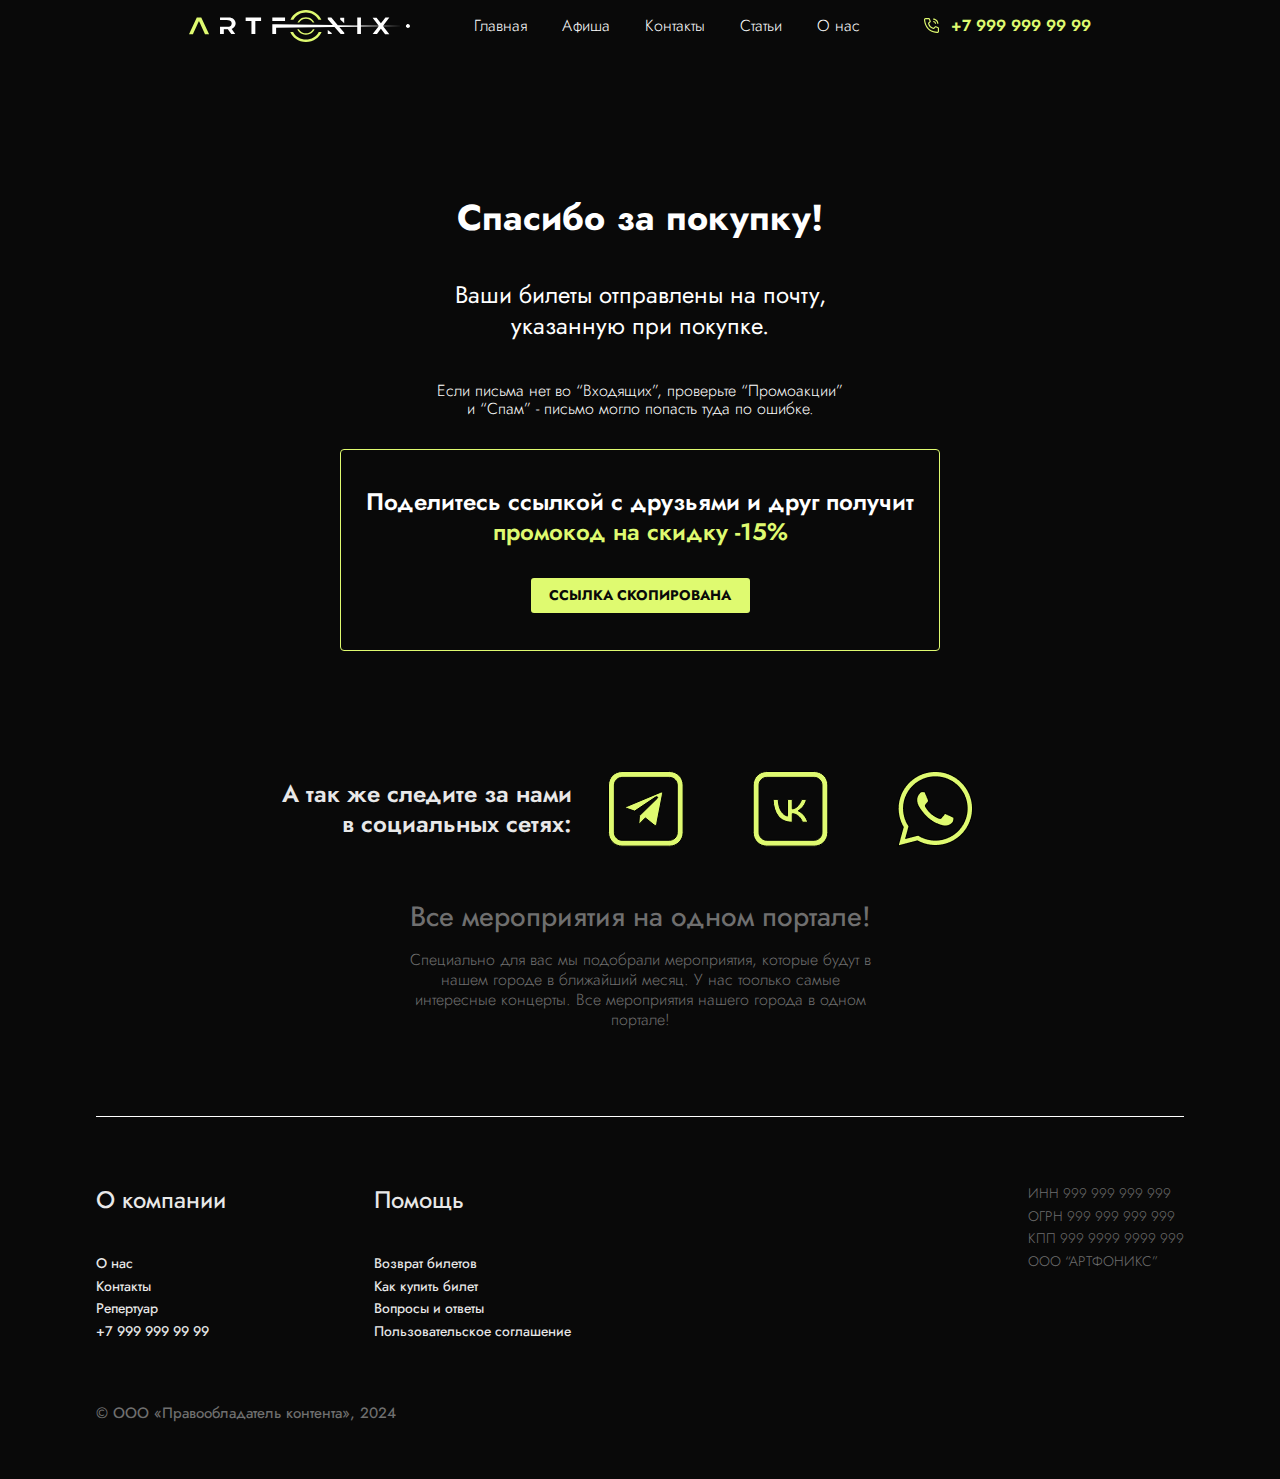
<file: acknowledgments.html>
<!DOCTYPE html>
<html lang="ru">
<head>
    <meta charset="UTF-8">
    <meta name="viewport" content="width=device-width, initial-scale=1.0">
    <title>ARTFONIX-TEST</title>
    <!-- Swiper css -->
    <link rel="stylesheet" href="https://cdn.jsdelivr.net/npm/swiper@11/swiper-bundle.min.css" />
    <!-- Swiper css -->
    <!-- favicon -->
    <link rel="icon" href="./assets/images/logo/icons.svg">
    <!-- favicon -->
    <!-- fonts -->
    <link rel="preconnect" href="https://fonts.googleapis.com">
    <link rel="preconnect" href="https://fonts.gstatic.com" crossorigin>
    <link href="https://fonts.googleapis.com/css2?family=Lato:ital,wght@0,100;0,300;0,400;0,700;0,900;1,100;1,300;1,400;1,700;1,900&family=Roboto:ital,wght@0,100;0,300;0,400;0,500;0,700;0,900;1,100;1,300;1,400;1,500;1,700;1,900&display=swap" rel="stylesheet">
    <link rel="stylesheet" href="./assets/fonts/FuturaPT/stylesheet.css">
    <link rel="stylesheet" href="./assets/fonts/NunitoSans/stylesheet.css">
    <!-- fonts -->
    <!-- bootstrap -->
    <link rel="stylesheet" href="./assets/scss/vendors/bootstrap.css">
    <!-- bootstrap -->
    <!-- css link -->
    <link rel="stylesheet" href="./assets/scss/style.css">
    <!-- css link -->
</head>
<body class="body_in">
    <div class="wrapper">

        <!-- header -->
        <header class="header position-relative">
            <div class="container-sm">
                <div class="header_in d-flex align-items-center justify-content-between">
                    <a href="/" class="header_logo">
                        <img src="./assets/images/logo/header_logo.svg" alt="">
                    </a>
                    <nav class="header_nav">
                        <ul>
                            <li>
                                <a href="#">
                                    Главная
                                    <svg width="12" height="7" viewBox="0 0 12 7" fill="none" xmlns="http://www.w3.org/2000/svg">
                                        <path d="M11.8332 1.16667L5.99984 7L0.166504 1.16667L1.20192 0.13125L5.99984 4.92917L10.7978 0.13125L11.8332 1.16667Z" fill="white"/>
                                    </svg>
                                </a>
                            </li>
                            <li>
                                <a href="#">
                                    Афиша
                                </a>
                            </li>
                            <li>
                                <a href="#">
                                    Контакты
                                </a>
                            </li>
                            <li>
                                <a href="#">
                                    Статьи
                                </a>
                            </li>
                            <li>
                                <a href="#">
                                    О нас
                                </a>
                            </li>
                        </ul>
                    </nav>
                    <div class="header_right d-flex align-items-center">
                        <button class="header_nav_btn">
                            <img src="./assets/images/icons/burger_btn.svg" alt="">
                        </button>
                        <a href="tel:+79999999999" class="header_phone d-flex align-items-center">
                            <img src="./assets/images/icons/header_phone.svg" alt="">
                            <span>
                                +7 999 999 99 99
                            </span>
                        </a>
                    </div>
                </div>
            </div>
        </header>
        <!-- header -->

        <!-- main -->
        <main>

          <!-- purchase -->
          <section class="purchase text-center">
            <div class="container-sm">
              <div class="purchase_top">
                <h3>
                  Спасибо за покупку!
                </h3>
                <h6>
                  Ваши билеты отправлены на почту,<br> указанную при покупке.
                </h6>
                <p class="main_text">
                  Если письма нет во “Входящих”, проверьте “Промоакции”<br> и “Спам” - письмо могло попасть туда по ошибке.
                </p>
              </div>
              <div class="purchase_bottom text-center">
                <h6>
                  Поделитесь ссылкой с друзьями и друг получит <span>
                    промокод на скидку -15%
                  </span>
                </h6>
                <button class="purchase_green_btn">
                  ССЫЛКА СКОПИРОВАНА
                </button>
              </div>
            </div>
          </section>
          <!-- purchase -->

          <!-- contact -->
          <section class="contact">
              <div class="container">
                  <div class="contact_in">
                      <div class="contact_top d-flex align-items-center">
                          <h5>
                              А так же следите за нами<br> в социальных сетях:
                          </h5>
                          <div class="contact_social d-flex align-items-center">
                              <a href="#">
                                  <img src="/assets/images/icons/telegram_icon.svg" alt="">
                              </a>
                              <a href="#">
                                  <img src="/assets/images/icons/vk_icon.svg" alt="">
                              </a>
                              <a href="#">
                                  <img src="/assets/images/icons/whatsapp_icon.png" alt="">
                              </a>
                          </div>
                      </div>
                      <h6 class="text-center">
                          Все мероприятия на одном портале!
                      </h6>
                      <p class="text-center">
                          Специально для вас мы подобрали мероприятия, которые будут в нашем городе в ближайший месяц. У нас тоолько самые интересные концерты. Все мероприятия нашего города в одном портале!
                      </p>
                  </div>
              </div>
          </section>
          <!-- contact -->
        </main>
        <!-- main -->

        <!-- footer -->
        <footer class="footer">
            <div class="container">
              <div class="footer_wrapper">
                <div class="row footer_in">
                    <div class="col-6 col-md-3">
                        <h6>
                            О компании
                        </h6>
                        <ul class="d-flex flex-column">
                            <li>
                                <a href="#">
                                    О нас
                                </a>
                            </li>
                            <li>
                                <a href="#">
                                    Контакты
                                </a>
                            </li>
                            <li>
                                <a href="#">
                                    Репертуар
                                </a>
                            </li>
                            <li>
                                <a href="tel:+79999999999">
                                    +7 999 999 99 99
                                </a>
                            </li>
                        </ul>
                    </div>
                    <div class="col-6 col-md-3">
                        <h6>
                            Помощь
                        </h6>
                        <ul class="d-flex flex-column">
                            <li>
                                <a href="#">
                                    Возврат билетов
                                </a>
                            </li>
                            <li>
                                <a href="#">
                                    Как купить билет
                                </a>
                            </li>
                            <li>
                                <a href="#">
                                    Вопросы и ответы
                                </a>
                            </li>
                            <li>
                                <a href="#">
                                    Пользовательское соглашение
                                </a>
                            </li>
                        </ul>
                    </div>
                    <div class="col-4 col-sm-6 col-md-6">
                        <ul class="d-flex align-items-start flex-column footer_number">
                            <li>
                                <span>
                                    ИНН 999 999 999 999
                                </span>
                            </li>
                            <li>
                                <span>
                                    ОГРН 999 999 999 999
                                </span>
                            </li>
                            <li>
                                <span>
                                    КПП 999 9999 9999 999
                                </span>
                            </li>
                            <li>
                                <span>
                                    ООО “Артфоникс”
                                </span>
                            </li>
                        </ul>
                    </div>
                    <div class="col-8 col-sm-6 col-md-12">
                        <span class="footer_bottom_text">
                            © ООО «Правообладатель контента», 2024
                        </span>
                        <a href="/" class="footer_logo">
                            <img src="./assets/images/logo/footer_icon.svg" alt="">
                        </a>
                    </div>
                </div>
              </div>
            </div>
        </footer>
        <!-- footer -->
    </div>

    <!-- bootstrap -->
    <script src="./assets/scripts/bootstrap.js"></script>
    <!-- bootstrap -->
    <!-- Swiper js -->
    <script src="https://cdn.jsdelivr.net/npm/swiper@11/swiper-bundle.min.js" defer></script>
    <!-- Swiper js -->
    <!-- js file -->
    <script src="./assets/scripts/main.js" defer></script>
    <!-- js file -->
</body>
</html>
</file>
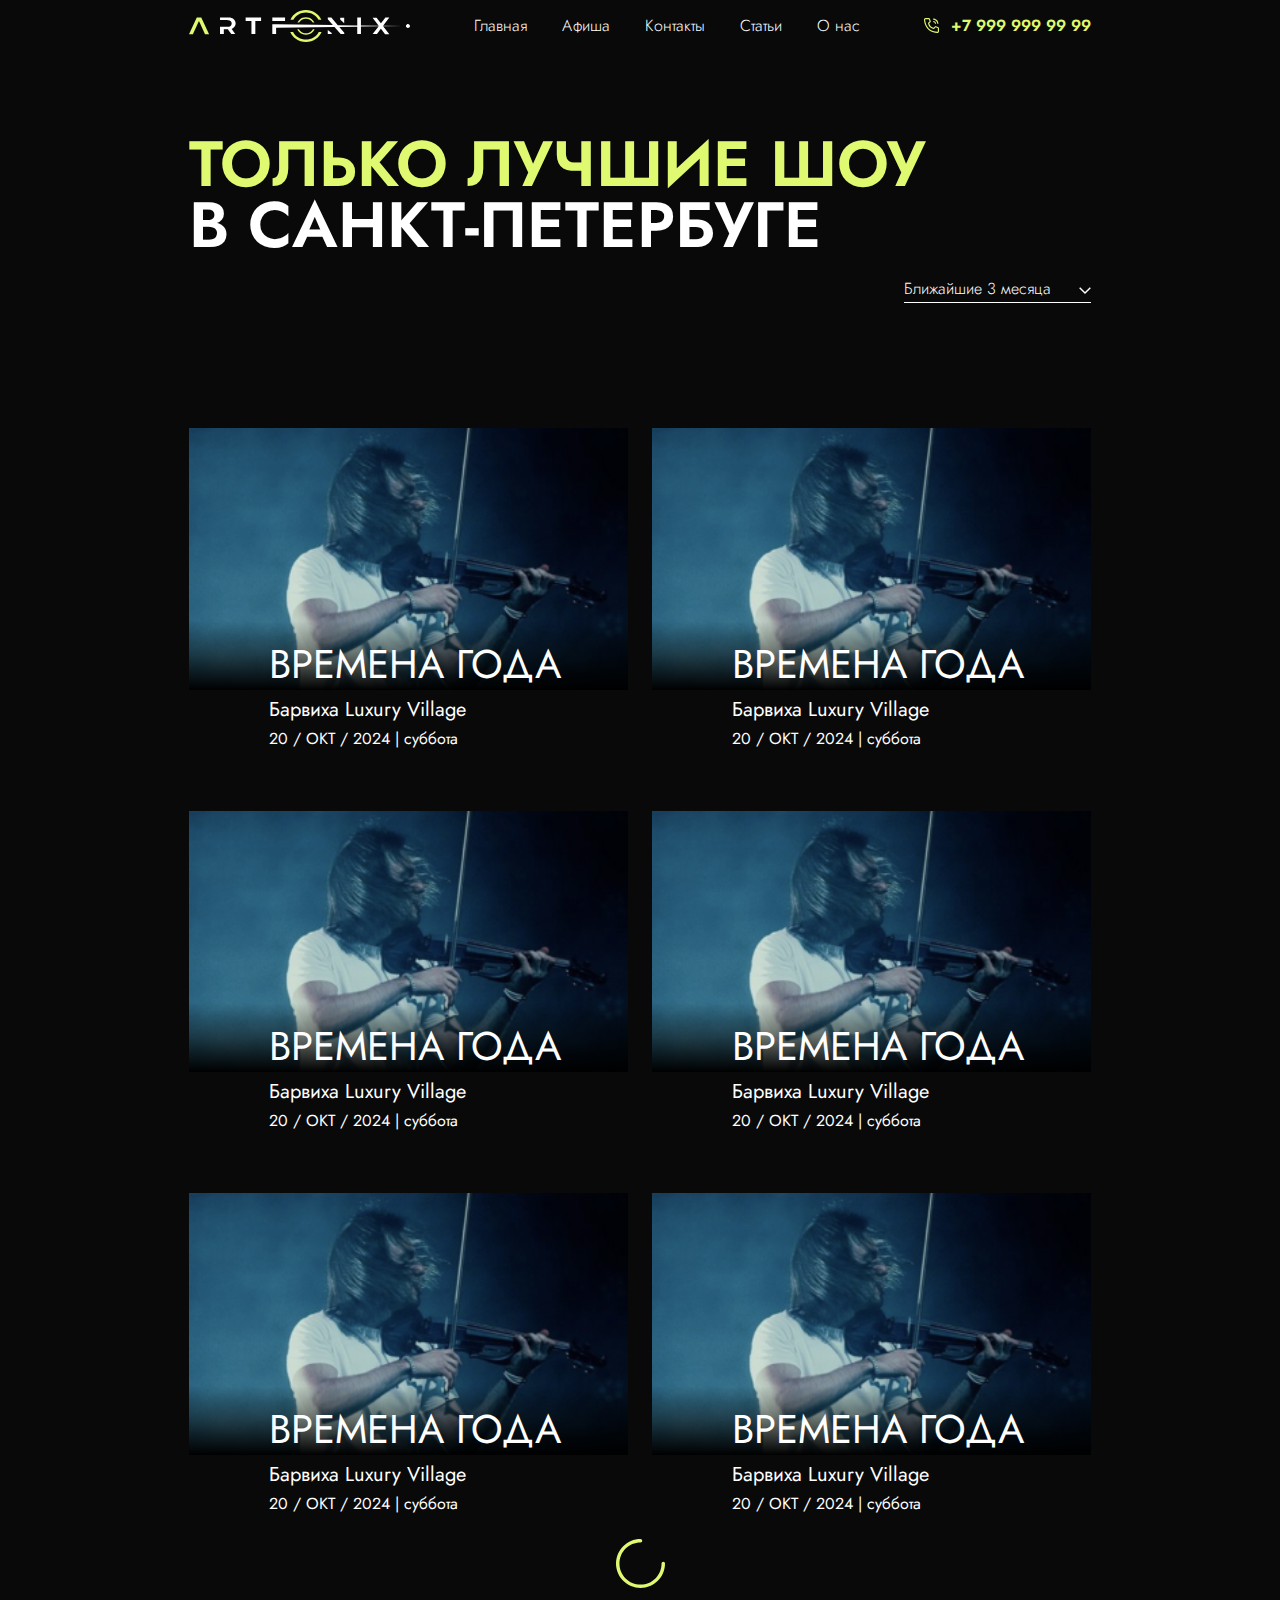
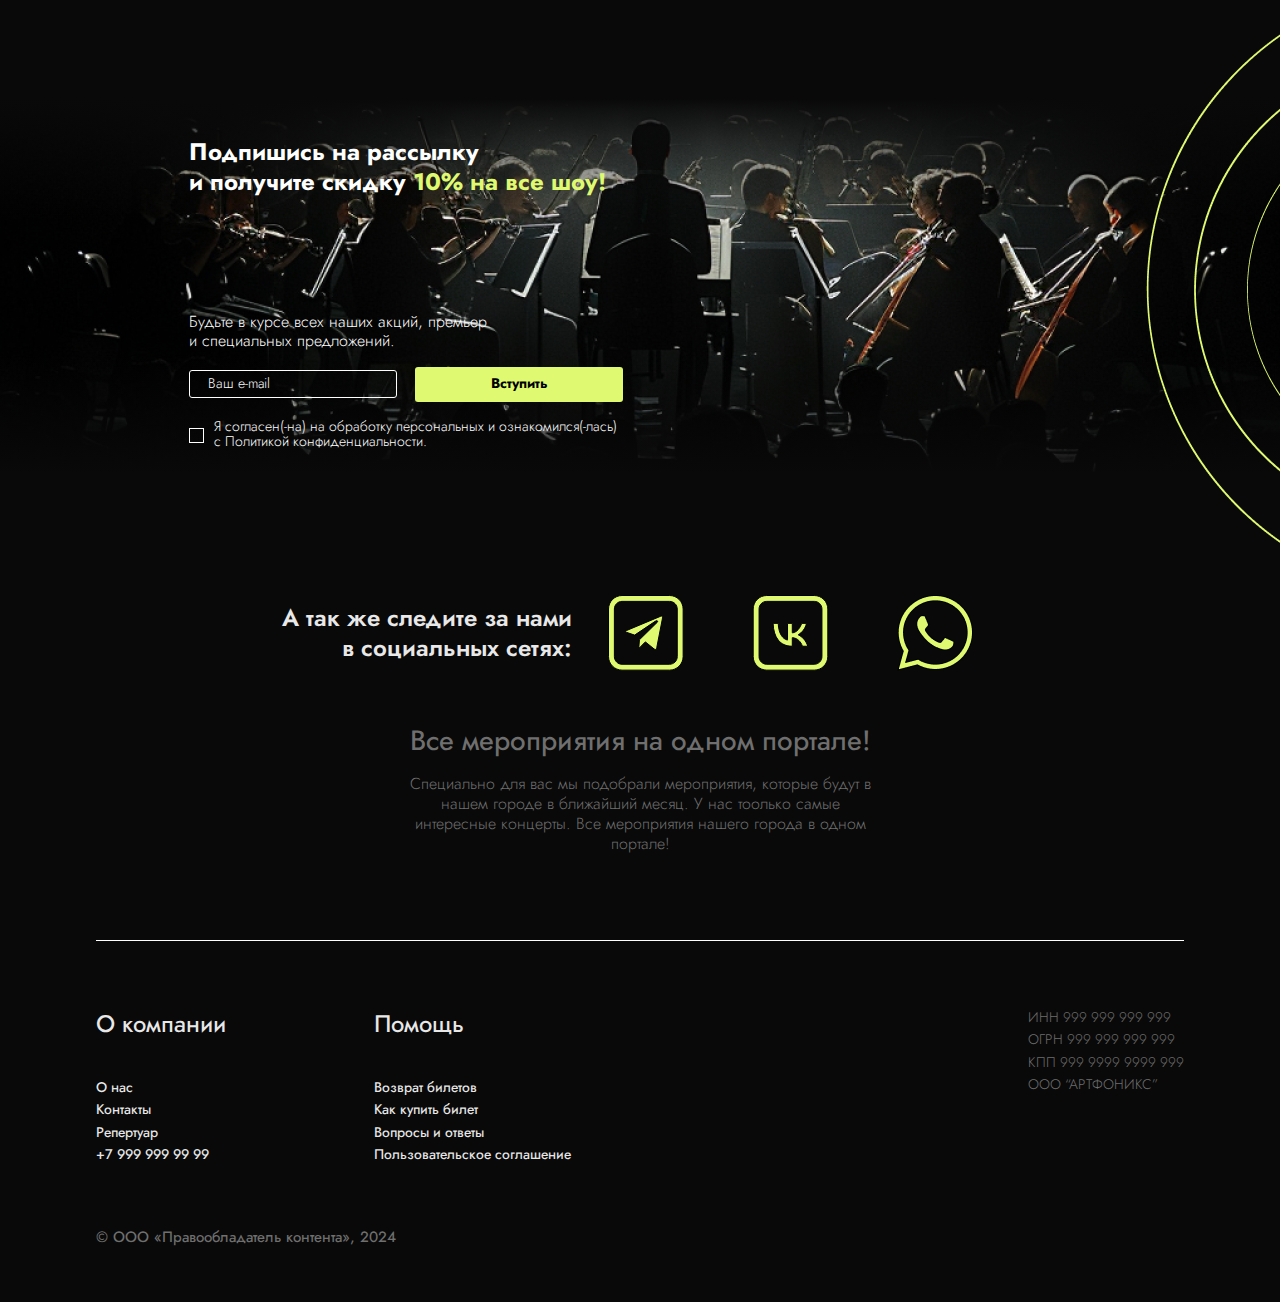
<file: all-events.html>
<!DOCTYPE html>
<html lang="ru">
<head>
    <meta charset="UTF-8">
    <meta name="viewport" content="width=device-width, initial-scale=1.0">
    <title>ARTFONIX-TEST</title>
    <!-- Swiper css -->
    <link rel="stylesheet" href="https://cdn.jsdelivr.net/npm/swiper@11/swiper-bundle.min.css" />
    <!-- Swiper css -->
    <!-- favicon -->
    <link rel="icon" href="./assets/images/logo/icons.svg">
    <!-- favicon -->
    <!-- fonts -->
    <link rel="preconnect" href="https://fonts.googleapis.com">
    <link rel="preconnect" href="https://fonts.gstatic.com" crossorigin>
    <link href="https://fonts.googleapis.com/css2?family=Lato:ital,wght@0,100;0,300;0,400;0,700;0,900;1,100;1,300;1,400;1,700;1,900&family=Roboto:ital,wght@0,100;0,300;0,400;0,500;0,700;0,900;1,100;1,300;1,400;1,500;1,700;1,900&display=swap" rel="stylesheet">
    <link rel="stylesheet" href="./assets/fonts/FuturaPT/stylesheet.css">
    <link rel="stylesheet" href="./assets/fonts/NunitoSans/stylesheet.css">
    <!-- fonts -->
    <!-- bootstrap -->
    <link rel="stylesheet" href="./assets/scss/vendors/bootstrap.css">
    <!-- bootstrap -->
    <!-- css link -->
    <link rel="stylesheet" href="./assets/scss/style.css">
    <!-- css link -->
</head>
<body class="body_in">
    <div class="wrapper">

        <!-- header -->
        <header class="header position-relative">
            <div class="container-sm">
                <div class="header_in d-flex align-items-center justify-content-between">
                    <a href="/" class="header_logo">
                        <img src="./assets/images/logo/header_logo.svg" alt="">
                    </a>
                    <nav class="header_nav">
                        <ul>
                            <li>
                                <a href="#">
                                    Главная
                                    <svg width="12" height="7" viewBox="0 0 12 7" fill="none" xmlns="http://www.w3.org/2000/svg">
                                        <path d="M11.8332 1.16667L5.99984 7L0.166504 1.16667L1.20192 0.13125L5.99984 4.92917L10.7978 0.13125L11.8332 1.16667Z" fill="white"/>
                                    </svg>
                                </a>
                            </li>
                            <li>
                                <a href="#">
                                    Афиша
                                </a>
                            </li>
                            <li>
                                <a href="#">
                                    Контакты
                                </a>
                            </li>
                            <li>
                                <a href="#">
                                    Статьи
                                </a>
                            </li>
                            <li>
                                <a href="#">
                                    О нас
                                </a>
                            </li>
                        </ul>
                    </nav>
                    <div class="header_right d-flex align-items-center">
                        <button class="header_nav_btn">
                            <img src="./assets/images/icons/burger_btn.svg" alt="">
                        </button>
                        <a href="tel:+79999999999" class="header_phone d-flex align-items-center">
                            <img src="./assets/images/icons/header_phone.svg" alt="">
                            <span>
                                +7 999 999 99 99
                            </span>
                        </a>
                    </div>
                </div>
            </div>
        </header>
        <!-- header -->

        <!-- main -->
        <main>

          <!-- all_events -->
          <section class="all_events">
            <div class="container-sm">
              <h1 class="title-lg">
                <span>Только лучшие шоу</span>
                в санкт-петербуге
              </h1>
              <div class="all_events_select d-flex justify-content-end">
                <div class="custom-select-container">
                  <div class="custom-select">
                    <svg width="12" height="7" viewBox="0 0 12 7" fill="none" xmlns="http://www.w3.org/2000/svg">
                      <path d="M11.8332 1.16667L5.99984 7L0.166504 1.16667L1.20192 0.13125L5.99984 4.92917L10.7978 0.13125L11.8332 1.16667Z" fill="white"/>
                    </svg>
                    <div class="select-selected">
                      Ближайшие 3 месяца
                    </div>
                    <div class="select-items">
                      <span>Сегодня</span>
                      <span>Завтра</span>
                      <span>Неделя</span>
                      <span>Месяц</span>
                      <span>3 месяца</span>
                    </div>
                  </div>
                </div>
              </div>
              <div class="row all_events_cards">
                <div class="col-md-6">
                  <a href="#" class="all_events_card position-relative">
                    <img src="./assets/images/all_events_img.png" alt="">
                    <div class="all_events_card_bg position-absolute"></div>
                    <div class="all_events_card_text position-absolute">
                      <h6>
                        Времена года
                      </h6>
                      <div class="all_events_card_text_bottom">
                        <p>
                          Барвиха Luxury Village
                        </p>
                        <span>
                          20 / ОКТ / 2024 |  суббота
                        </span>
                      </div>
                    </div>
                  </a>
                </div>
                <div class="col-md-6">
                  <a href="#" class="all_events_card position-relative">
                    <img src="./assets/images/all_events_img.png" alt="">
                    <div class="all_events_card_bg position-absolute"></div>
                    <div class="all_events_card_text position-absolute">
                      <h6>
                        Времена года
                      </h6>
                      <div class="all_events_card_text_bottom">
                        <p>
                          Барвиха Luxury Village
                        </p>
                        <span>
                          20 / ОКТ / 2024 |  суббота
                        </span>
                      </div>
                    </div>
                  </a>
                </div>
                <div class="col-md-6">
                  <a href="#" class="all_events_card position-relative">
                    <img src="./assets/images/all_events_img.png" alt="">
                    <div class="all_events_card_bg position-absolute"></div>
                    <div class="all_events_card_text position-absolute">
                      <h6>
                        Времена года
                      </h6>
                      <div class="all_events_card_text_bottom">
                        <p>
                          Барвиха Luxury Village
                        </p>
                        <span>
                          20 / ОКТ / 2024 |  суббота
                        </span>
                      </div>
                    </div>
                  </a>
                </div>
                <div class="col-md-6">
                  <a href="#" class="all_events_card position-relative">
                    <img src="./assets/images/all_events_img.png" alt="">
                    <div class="all_events_card_bg position-absolute"></div>
                    <div class="all_events_card_text position-absolute">
                      <h6>
                        Времена года
                      </h6>
                      <div class="all_events_card_text_bottom">
                        <p>
                          Барвиха Luxury Village
                        </p>
                        <span>
                          20 / ОКТ / 2024 |  суббота
                        </span>
                      </div>
                    </div>
                  </a>
                </div>
                <div class="col-md-6">
                  <a href="#" class="all_events_card position-relative">
                    <img src="./assets/images/all_events_img.png" alt="">
                    <div class="all_events_card_bg position-absolute"></div>
                    <div class="all_events_card_text position-absolute">
                      <h6>
                        Времена года
                      </h6>
                      <div class="all_events_card_text_bottom">
                        <p>
                          Барвиха Luxury Village
                        </p>
                        <span>
                          20 / ОКТ / 2024 |  суббота
                        </span>
                      </div>
                    </div>
                  </a>
                </div>
                <div class="col-md-6">
                  <a href="#" class="all_events_card position-relative">
                    <img src="./assets/images/all_events_img.png" alt="">
                    <div class="all_events_card_bg position-absolute"></div>
                    <div class="all_events_card_text position-absolute">
                      <h6>
                        Времена года
                      </h6>
                      <div class="all_events_card_text_bottom">
                        <p>
                          Барвиха Luxury Village
                        </p>
                        <span>
                          20 / ОКТ / 2024 |  суббота
                        </span>
                      </div>
                    </div>
                  </a>
                </div>
              </div>
              <div class="progress_icon d-flex justify-content-center">
                <img src="./assets/images/icons/progress_icon.svg" alt="">
              </div>
            </div>
          </section>
          <!-- all_events -->

          <!-- contact_form -->
          <section class="contact_form position-relative">
              <div class="contact_form_top"></div>
              <div class="contact_form_bottom"></div>
              <img class="contact_form_pattern" src="./assets/images/contact_pattern.png" alt="">
              <div class="container-sm">
                  <div class="contact_form_block">
                      <h6>
                          Подпишись на рассылку<br>
                          и получите скидку <span>10% на все шоу!</span>
                      </h6>
                      <div class="form_bottom">
                          <p class="main_text">
                              Будьте в курсе всех наших акций, премьер<br> и специальных предложений.
                          </p>
                          <form action="#">
                              <input type="email" placeholder="Ваш e-mail">
                              <button class="main_btn">
                                  <span>
                                      Вступить
                                  </span>
                              </button>
                          </form>
                          <div class="custom-checkbox-container">
                              <label class="custom-checkbox">
                                  <input type="checkbox" id="agreeCheckbox">
                                  <span class="checkbox-mark"></span>
                                  Я согласен(-на) на обработку персональных и ознакомился(-лась)<br> с Политикой конфиденциальности.
                              </label>
                          </div>
                      </div>
                  </div>
              </div>
          </section>
          <!-- contact_form -->

          <!-- contact -->
          <section class="contact">
              <div class="container">
                  <div class="contact_in">
                      <div class="contact_top d-flex align-items-center">
                          <h5>
                              А так же следите за нами<br> в социальных сетях:
                          </h5>
                          <div class="contact_social d-flex align-items-center">
                              <a href="#">
                                  <img src="/assets/images/icons/telegram_icon.svg" alt="">
                              </a>
                              <a href="#">
                                  <img src="/assets/images/icons/vk_icon.svg" alt="">
                              </a>
                              <a href="#">
                                  <img src="/assets/images/icons/whatsapp_icon.png" alt="">
                              </a>
                          </div>
                      </div>
                      <h6 class="text-center">
                          Все мероприятия на одном портале!
                      </h6>
                      <p class="text-center">
                          Специально для вас мы подобрали мероприятия, которые будут в нашем городе в ближайший месяц. У нас тоолько самые интересные концерты. Все мероприятия нашего города в одном портале!
                      </p>
                  </div>
              </div>
          </section>
          <!-- contact -->
        </main>
        <!-- main -->

        <!-- footer -->
        <footer class="footer">
            <div class="container">
              <div class="footer_wrapper">
                <div class="row footer_in">
                    <div class="col-6 col-md-3">
                        <h6>
                            О компании
                        </h6>
                        <ul class="d-flex flex-column">
                            <li>
                                <a href="#">
                                    О нас
                                </a>
                            </li>
                            <li>
                                <a href="#">
                                    Контакты
                                </a>
                            </li>
                            <li>
                                <a href="#">
                                    Репертуар
                                </a>
                            </li>
                            <li>
                                <a href="tel:+79999999999">
                                    +7 999 999 99 99
                                </a>
                            </li>
                        </ul>
                    </div>
                    <div class="col-6 col-md-3">
                        <h6>
                            Помощь
                        </h6>
                        <ul class="d-flex flex-column">
                            <li>
                                <a href="#">
                                    Возврат билетов
                                </a>
                            </li>
                            <li>
                                <a href="#">
                                    Как купить билет
                                </a>
                            </li>
                            <li>
                                <a href="#">
                                    Вопросы и ответы
                                </a>
                            </li>
                            <li>
                                <a href="#">
                                    Пользовательское соглашение
                                </a>
                            </li>
                        </ul>
                    </div>
                    <div class="col-4 col-sm-6 col-md-6">
                        <ul class="d-flex align-items-start flex-column footer_number">
                            <li>
                                <span>
                                    ИНН 999 999 999 999
                                </span>
                            </li>
                            <li>
                                <span>
                                    ОГРН 999 999 999 999
                                </span>
                            </li>
                            <li>
                                <span>
                                    КПП 999 9999 9999 999
                                </span>
                            </li>
                            <li>
                                <span>
                                    ООО “Артфоникс”
                                </span>
                            </li>
                        </ul>
                    </div>
                    <div class="col-8 col-sm-6 col-md-12">
                        <span class="footer_bottom_text">
                            © ООО «Правообладатель контента», 2024
                        </span>
                        <a href="/" class="footer_logo">
                            <img src="./assets/images/logo/footer_icon.svg" alt="">
                        </a>
                    </div>
                </div>
              </div>
            </div>
        </footer>
        <!-- footer -->
    </div>

    <!-- bootstrap -->
    <script src="./assets/scripts/bootstrap.js"></script>
    <!-- bootstrap -->
    <!-- Swiper js -->
    <script src="https://cdn.jsdelivr.net/npm/swiper@11/swiper-bundle.min.js" defer></script>
    <!-- Swiper js -->
    <!-- js file -->
    <script src="./assets/scripts/main.js" defer></script>
    <!-- js file -->
</body>
</html>
</file>
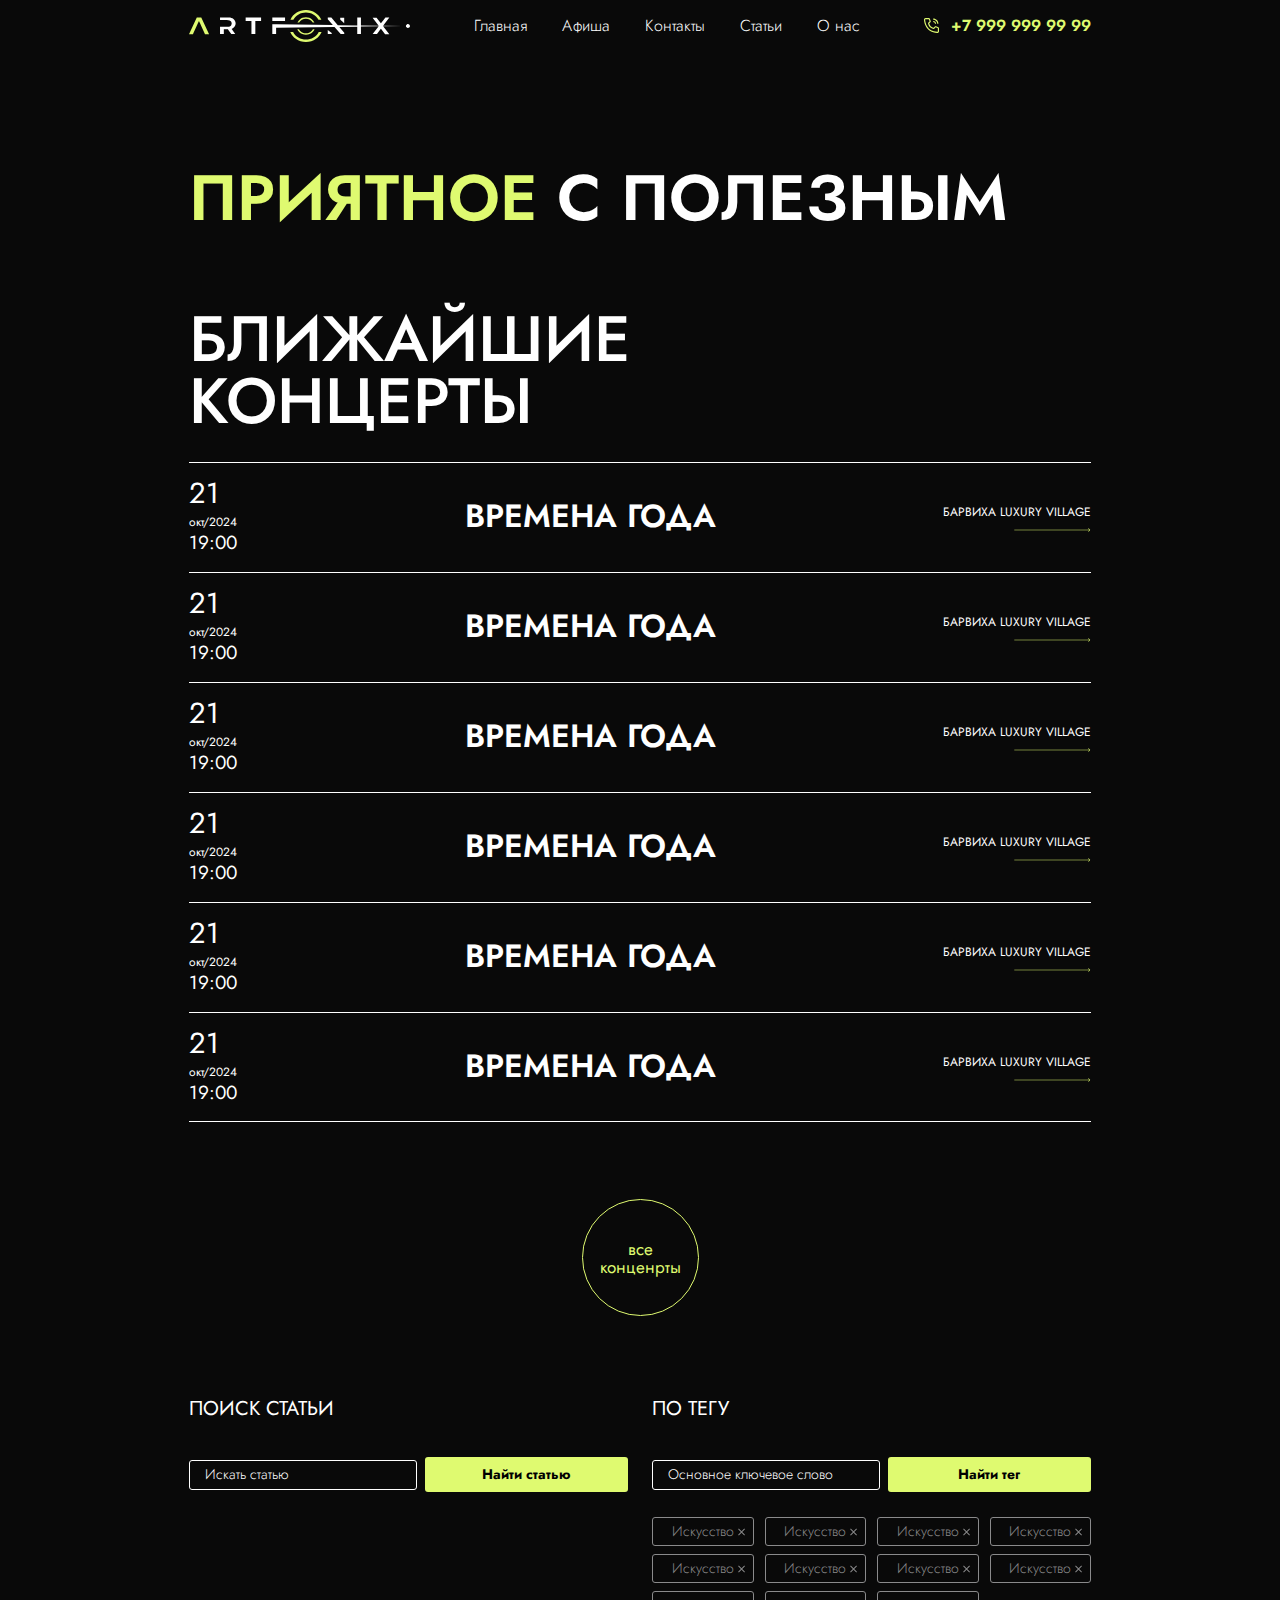
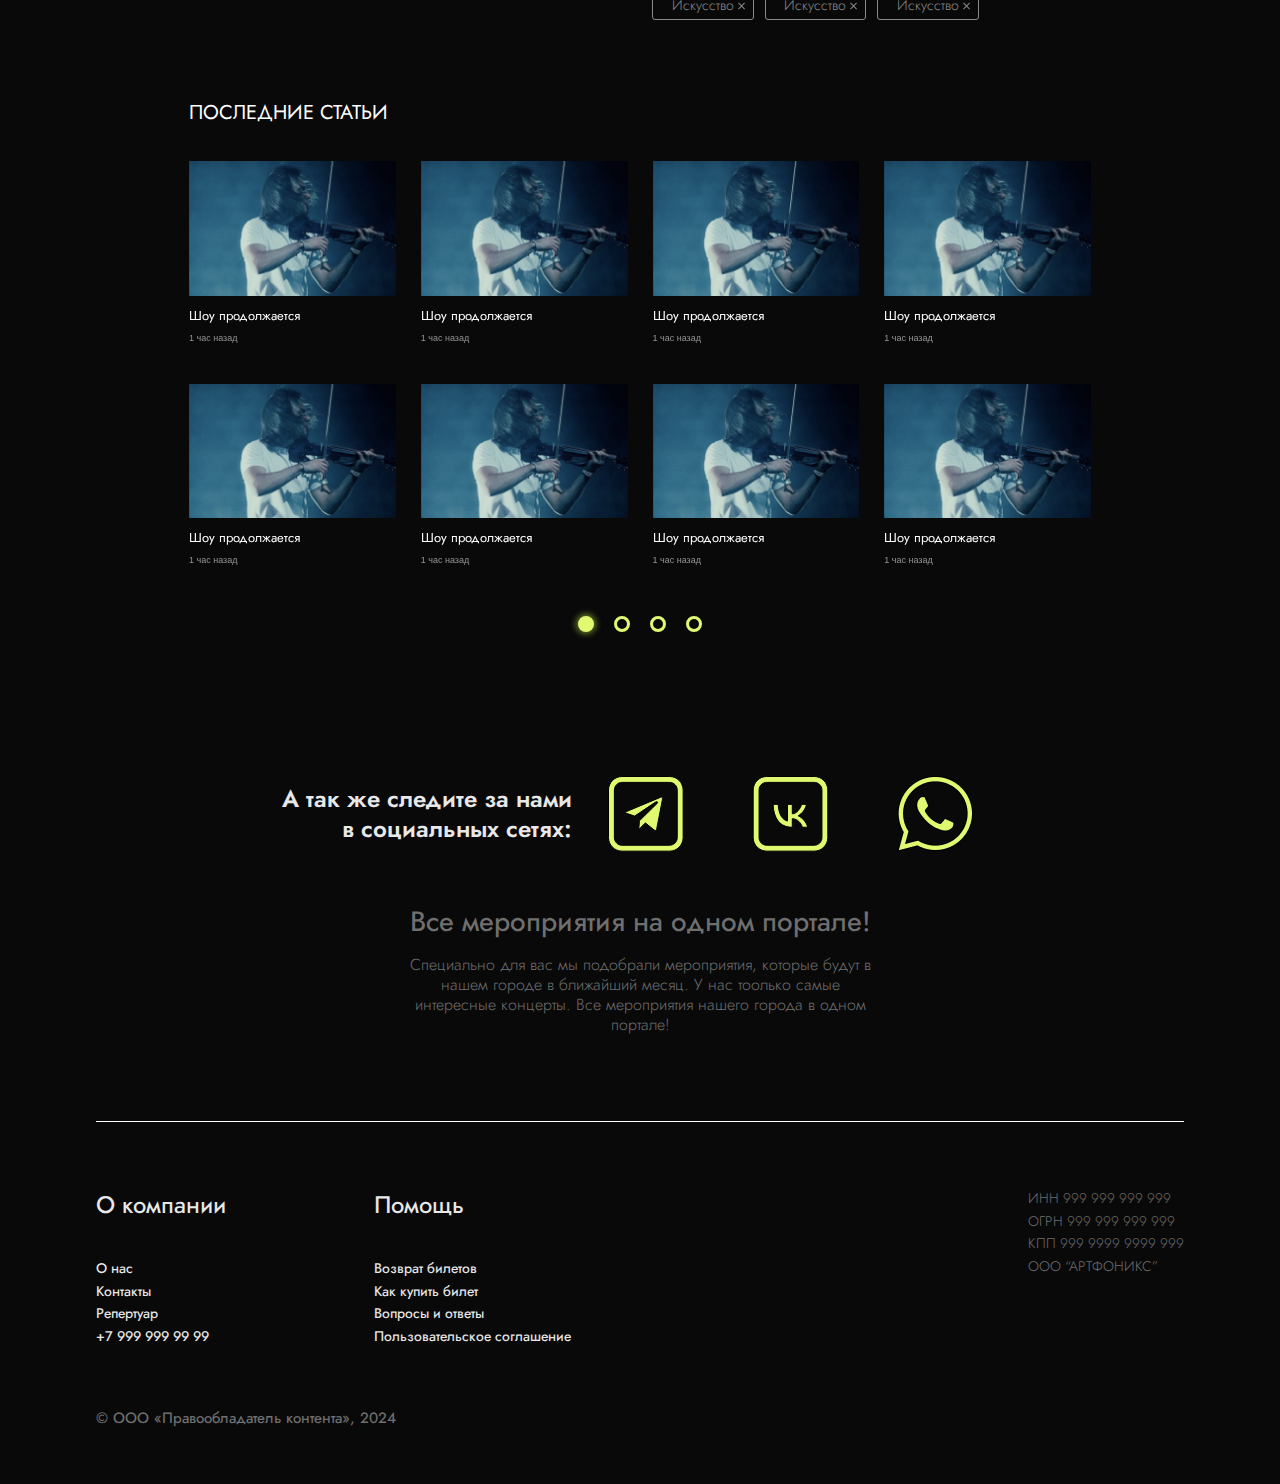
<file: articles.html>
<!DOCTYPE html>
<html lang="ru">
<head>
    <meta charset="UTF-8">
    <meta name="viewport" content="width=device-width, initial-scale=1.0">
    <title>ARTFONIX-TEST</title>
    <!-- Swiper css -->
    <link rel="stylesheet" href="https://cdn.jsdelivr.net/npm/swiper@11/swiper-bundle.min.css" />
    <!-- Swiper css -->
    <!-- favicon -->
    <link rel="icon" href="./assets/images/logo/icons.svg">
    <!-- favicon -->
    <!-- fonts -->
    <link rel="preconnect" href="https://fonts.googleapis.com">
    <link rel="preconnect" href="https://fonts.gstatic.com" crossorigin>
    <link href="https://fonts.googleapis.com/css2?family=Lato:ital,wght@0,100;0,300;0,400;0,700;0,900;1,100;1,300;1,400;1,700;1,900&family=Roboto:ital,wght@0,100;0,300;0,400;0,500;0,700;0,900;1,100;1,300;1,400;1,500;1,700;1,900&display=swap" rel="stylesheet">
    <link rel="stylesheet" href="./assets/fonts/FuturaPT/stylesheet.css">
    <link rel="stylesheet" href="./assets/fonts/NunitoSans/stylesheet.css">
    <!-- fonts -->
    <!-- bootstrap -->
    <link rel="stylesheet" href="./assets/scss/vendors/bootstrap.css">
    <!-- bootstrap -->
    <!-- css link -->
    <link rel="stylesheet" href="./assets/scss/style.css">
    <!-- css link -->
</head>
<body class="body_in">
    <div class="wrapper">

      <!-- header -->
      <header class="header position-relative">
          <div class="container-sm">
              <div class="header_in d-flex align-items-center justify-content-between">
                  <a href="/" class="header_logo">
                      <img src="./assets/images/logo/header_logo.svg" alt="">
                  </a>
                  <nav class="header_nav">
                      <ul>
                          <li>
                              <a href="#">
                                  Главная
                                  <svg width="12" height="7" viewBox="0 0 12 7" fill="none" xmlns="http://www.w3.org/2000/svg">
                                      <path d="M11.8332 1.16667L5.99984 7L0.166504 1.16667L1.20192 0.13125L5.99984 4.92917L10.7978 0.13125L11.8332 1.16667Z" fill="white"/>
                                  </svg>
                              </a>
                          </li>
                          <li>
                              <a href="#">
                                  Афиша
                              </a>
                          </li>
                          <li>
                              <a href="#">
                                  Контакты
                              </a>
                          </li>
                          <li>
                              <a href="#">
                                  Статьи
                              </a>
                          </li>
                          <li>
                              <a href="#">
                                  О нас
                              </a>
                          </li>
                      </ul>
                  </nav>
                  <div class="header_right d-flex align-items-center">
                      <button class="header_nav_btn">
                          <img src="./assets/images/icons/burger_btn.svg" alt="">
                      </button>
                      <a href="tel:+79999999999" class="header_phone d-flex align-items-center">
                          <img src="./assets/images/icons/header_phone.svg" alt="">
                          <span>
                              +7 999 999 99 99
                          </span>
                      </a>
                  </div>
              </div>
          </div>
      </header>
      <!-- header -->

      <!-- main -->
      <main>

        <!-- article_home -->
        <section class="article_home">
          <div class="container-sm">
            <h1 class="title-lg">
              <span>ПРИЯТНОЕ</span> С ПОЛЕЗНЫМ
            </h1>
          </div>
        </section>
        <!-- article_home -->

        <!-- upcoming_concerts -->
        <section class="upcoming_concerts">
            <div class="container-sm">
                <h3 class="section_title">
                  БЛИЖАЙШИЕ<br> КОНЦЕРТЫ
                </h3>
            </div>
            <div class="upcoming_concerts_in">
                <div class="container-sm">
                    <ul>
                        <li class="upcoming_concerts_block position-relative">
                            <div class="upcoming_concerts_block_bg position-absolute"></div>
                            <img class="upcoming_concerts_block_img" src="./assets/images/upcoming_concert_img.png" alt="">
                            <div class="upcoming_concerts_block_in">
                                <div class="upcoming_concerts_block_left">
                                    <h6>
                                        21
                                    </h6>
                                    <span>
                                        окт/2024
                                    </span>
                                    <p>
                                        19:00
                                    </p>
                                </div>
                                <div class="upcoming_concerts_block_center">
                                    <h5>
                                        Времена года
                                    </h5>
                                </div>
                                <div class="upcoming_concerts_block_right">
                                    <a href="#">
                                        Барвиха Luxury Village
                                        <img src="./assets/images/icons/arrow_icon.svg" alt="">
                                        <span>
                                            от 5000 руб.
                                        </span>
                                    </a>
                                </div>
                            </div>
                            <div class="upcoming_concerts_block_media">
                                <div class="upcoming_concerts_block_media_left">
                                    <span>
                                        21 окт / 2024
                                    </span>
                                    <span>
                                        19:00 / пнд
                                    </span>
                                </div>
                                <div class="upcoming_concerts_block_media_center">
                                    <h6>
                                        Времена года
                                    </h6>
                                </div>
                                <div class="upcoming_concerts_block_media_right">
                                    <p>
                                        Барвиха<br>Luxury Village
                                    </p>
                                </div>
                            </div>
                        </li>
                        <li class="upcoming_concerts_block position-relative">
                            <div class="upcoming_concerts_block_bg position-absolute"></div>
                            <img class="upcoming_concerts_block_img" src="./assets/images/upcoming_concert_img.png" alt="">
                            <div class="upcoming_concerts_block_in">
                                <div class="upcoming_concerts_block_left">
                                    <h6>
                                        21
                                    </h6>
                                    <span>
                                        окт/2024
                                    </span>
                                    <p>
                                        19:00
                                    </p>
                                </div>
                                <div class="upcoming_concerts_block_center">
                                    <h5>
                                        Времена года
                                    </h5>
                                </div>
                                <div class="upcoming_concerts_block_right">
                                    <a href="#">
                                        Барвиха Luxury Village
                                        <img src="./assets/images/icons/arrow_icon.svg" alt="">
                                        <span>
                                            от 5000 руб.
                                        </span>
                                    </a>
                                </div>
                            </div>
                            <div class="upcoming_concerts_block_media">
                                <div class="upcoming_concerts_block_media_left">
                                    <span>
                                        21 окт / 2024
                                    </span>
                                    <span>
                                        19:00 / пнд
                                    </span>
                                </div>
                                <div class="upcoming_concerts_block_media_center">
                                    <h6>
                                        Времена года
                                    </h6>
                                </div>
                                <div class="upcoming_concerts_block_media_right">
                                    <p>
                                        Барвиха<br>Luxury Village
                                    </p>
                                </div>
                            </div>
                        </li>
                        <li class="upcoming_concerts_block position-relative">
                            <div class="upcoming_concerts_block_bg position-absolute"></div>
                            <img class="upcoming_concerts_block_img" src="./assets/images/upcoming_concert_img.png" alt="">
                            <div class="upcoming_concerts_block_in">
                                <div class="upcoming_concerts_block_left">
                                    <h6>
                                        21
                                    </h6>
                                    <span>
                                        окт/2024
                                    </span>
                                    <p>
                                        19:00
                                    </p>
                                </div>
                                <div class="upcoming_concerts_block_center">
                                    <h5>
                                        Времена года
                                    </h5>
                                </div>
                                <div class="upcoming_concerts_block_right">
                                    <a href="#">
                                        Барвиха Luxury Village
                                        <img src="./assets/images/icons/arrow_icon.svg" alt="">
                                        <span>
                                            от 5000 руб.
                                        </span>
                                    </a>
                                </div>
                            </div>
                            <div class="upcoming_concerts_block_media">
                                <div class="upcoming_concerts_block_media_left">
                                    <span>
                                        21 окт / 2024
                                    </span>
                                    <span>
                                        19:00 / пнд
                                    </span>
                                </div>
                                <div class="upcoming_concerts_block_media_center">
                                    <h6>
                                        Времена года
                                    </h6>
                                </div>
                                <div class="upcoming_concerts_block_media_right">
                                    <p>
                                        Барвиха<br>Luxury Village
                                    </p>
                                </div>
                            </div>
                        </li>
                        <li class="upcoming_concerts_block position-relative">
                            <div class="upcoming_concerts_block_bg position-absolute"></div>
                            <img class="upcoming_concerts_block_img" src="./assets/images/upcoming_concert_img.png" alt="">
                            <div class="upcoming_concerts_block_in">
                                <div class="upcoming_concerts_block_left">
                                    <h6>
                                        21
                                    </h6>
                                    <span>
                                        окт/2024
                                    </span>
                                    <p>
                                        19:00
                                    </p>
                                </div>
                                <div class="upcoming_concerts_block_center">
                                    <h5>
                                        Времена года
                                    </h5>
                                </div>
                                <div class="upcoming_concerts_block_right">
                                    <a href="#">
                                        Барвиха Luxury Village
                                        <img src="./assets/images/icons/arrow_icon.svg" alt="">
                                        <span>
                                            от 5000 руб.
                                        </span>
                                    </a>
                                </div>
                            </div>
                            <div class="upcoming_concerts_block_media">
                                <div class="upcoming_concerts_block_media_left">
                                    <span>
                                        21 окт / 2024
                                    </span>
                                    <span>
                                        19:00 / пнд
                                    </span>
                                </div>
                                <div class="upcoming_concerts_block_media_center">
                                    <h6>
                                        Времена года
                                    </h6>
                                </div>
                                <div class="upcoming_concerts_block_media_right">
                                    <p>
                                        Барвиха<br>Luxury Village
                                    </p>
                                </div>
                            </div>
                        </li>
                        <li class="upcoming_concerts_block position-relative">
                            <div class="upcoming_concerts_block_bg position-absolute"></div>
                            <img class="upcoming_concerts_block_img" src="./assets/images/upcoming_concert_img.png" alt="">
                            <div class="upcoming_concerts_block_in">
                                <div class="upcoming_concerts_block_left">
                                    <h6>
                                        21
                                    </h6>
                                    <span>
                                        окт/2024
                                    </span>
                                    <p>
                                        19:00
                                    </p>
                                </div>
                                <div class="upcoming_concerts_block_center">
                                    <h5>
                                        Времена года
                                    </h5>
                                </div>
                                <div class="upcoming_concerts_block_right">
                                    <a href="#">
                                        Барвиха Luxury Village
                                        <img src="./assets/images/icons/arrow_icon.svg" alt="">
                                        <span>
                                            от 5000 руб.
                                        </span>
                                    </a>
                                </div>
                            </div>
                            <div class="upcoming_concerts_block_media">
                                <div class="upcoming_concerts_block_media_left">
                                    <span>
                                        21 окт / 2024
                                    </span>
                                    <span>
                                        19:00 / пнд
                                    </span>
                                </div>
                                <div class="upcoming_concerts_block_media_center">
                                    <h6>
                                        Времена года
                                    </h6>
                                </div>
                                <div class="upcoming_concerts_block_media_right">
                                    <p>
                                        Барвиха<br>Luxury Village
                                    </p>
                                </div>
                            </div>
                        </li>
                        <li class="upcoming_concerts_block position-relative">
                            <div class="upcoming_concerts_block_bg position-absolute"></div>
                            <img class="upcoming_concerts_block_img" src="./assets/images/upcoming_concert_img.png" alt="">
                            <div class="upcoming_concerts_block_in">
                                <div class="upcoming_concerts_block_left">
                                    <h6>
                                        21
                                    </h6>
                                    <span>
                                        окт/2024
                                    </span>
                                    <p>
                                        19:00
                                    </p>
                                </div>
                                <div class="upcoming_concerts_block_center">
                                    <h5>
                                        Времена года
                                    </h5>
                                </div>
                                <div class="upcoming_concerts_block_right">
                                    <a href="#">
                                        Барвиха Luxury Village
                                        <img src="./assets/images/icons/arrow_icon.svg" alt="">
                                        <span>
                                            от 5000 руб.
                                        </span>
                                    </a>
                                </div>
                            </div>
                            <div class="upcoming_concerts_block_media">
                                <div class="upcoming_concerts_block_media_left">
                                    <span>
                                        21 окт / 2024
                                    </span>
                                    <span>
                                        19:00 / пнд
                                    </span>
                                </div>
                                <div class="upcoming_concerts_block_media_center">
                                    <h6>
                                        Времена года
                                    </h6>
                                </div>
                                <div class="upcoming_concerts_block_media_right">
                                    <p>
                                        Барвиха<br>Luxury Village
                                    </p>
                                </div>
                            </div>
                        </li>
                    </ul>
                </div>
            </div>
            <a href="#" class="more_btn">
                все<br>конценрты
            </a>
        </section>
        <!-- upcoming_concerts -->

        <!-- article_search -->
        <section class="article_search">
          <div class="container-sm">
            <div class="row article_search_wrapper">
              <div class="col-md-6">
                <div class="article_search_block">
                  <h6>
                    Поиск Статьи
                  </h6>
                  <form action="#">
                    <input type="text" placeholder="Искать статью">
                    <button class="main_btn">
                      Найти статью
                    </button>
                  </form>
                </div>
              </div>
              <div class="col-md-6">
                <div class="article_search_block">
                  <h6>
                    по тегу
                  </h6>
                  <form action="#">
                    <input type="text" placeholder="Основное ключевое слово">
                    <button class="main_btn">
                      Найти тег
                    </button>
                  </form>
                  <div class="article_search_block_in">
                    <button>
                      <span>
                        Искусство
                      </span>
                      <svg width="13" height="12" viewBox="0 0 13 12" fill="none" xmlns="http://www.w3.org/2000/svg">
                        <g clip-path="url(#clip0_314_489)">
                        <path d="M9.96322 3.205L9.27479 2.5L6.54545 5.295L3.81612 2.5L3.12769 3.205L5.85702 6L3.12769 8.795L3.81612 9.5L6.54545 6.705L9.27479 9.5L9.96322 8.795L7.23389 6L9.96322 3.205Z" fill="#8A8A8B"/>
                        </g>
                        <defs>
                        <clipPath id="clip0_314_489">
                        <rect width="11.7181" height="12" fill="white" transform="translate(0.686523)"/>
                        </clipPath>
                        </defs>
                      </svg>
                    </button>
                    <button>
                      <span>
                        Искусство
                      </span>
                      <svg width="13" height="12" viewBox="0 0 13 12" fill="none" xmlns="http://www.w3.org/2000/svg">
                        <g clip-path="url(#clip0_314_489)">
                        <path d="M9.96322 3.205L9.27479 2.5L6.54545 5.295L3.81612 2.5L3.12769 3.205L5.85702 6L3.12769 8.795L3.81612 9.5L6.54545 6.705L9.27479 9.5L9.96322 8.795L7.23389 6L9.96322 3.205Z" fill="#8A8A8B"/>
                        </g>
                        <defs>
                        <clipPath id="clip0_314_489">
                        <rect width="11.7181" height="12" fill="white" transform="translate(0.686523)"/>
                        </clipPath>
                        </defs>
                      </svg>
                    </button>
                    <button>
                      <span>
                        Искусство
                      </span>
                      <svg width="13" height="12" viewBox="0 0 13 12" fill="none" xmlns="http://www.w3.org/2000/svg">
                        <g clip-path="url(#clip0_314_489)">
                        <path d="M9.96322 3.205L9.27479 2.5L6.54545 5.295L3.81612 2.5L3.12769 3.205L5.85702 6L3.12769 8.795L3.81612 9.5L6.54545 6.705L9.27479 9.5L9.96322 8.795L7.23389 6L9.96322 3.205Z" fill="#8A8A8B"/>
                        </g>
                        <defs>
                        <clipPath id="clip0_314_489">
                        <rect width="11.7181" height="12" fill="white" transform="translate(0.686523)"/>
                        </clipPath>
                        </defs>
                      </svg>
                    </button>
                    <button>
                      <span>
                        Искусство
                      </span>
                      <svg width="13" height="12" viewBox="0 0 13 12" fill="none" xmlns="http://www.w3.org/2000/svg">
                        <g clip-path="url(#clip0_314_489)">
                        <path d="M9.96322 3.205L9.27479 2.5L6.54545 5.295L3.81612 2.5L3.12769 3.205L5.85702 6L3.12769 8.795L3.81612 9.5L6.54545 6.705L9.27479 9.5L9.96322 8.795L7.23389 6L9.96322 3.205Z" fill="#8A8A8B"/>
                        </g>
                        <defs>
                        <clipPath id="clip0_314_489">
                        <rect width="11.7181" height="12" fill="white" transform="translate(0.686523)"/>
                        </clipPath>
                        </defs>
                      </svg>
                    </button>
                    <button>
                      <span>
                        Искусство
                      </span>
                      <svg width="13" height="12" viewBox="0 0 13 12" fill="none" xmlns="http://www.w3.org/2000/svg">
                        <g clip-path="url(#clip0_314_489)">
                        <path d="M9.96322 3.205L9.27479 2.5L6.54545 5.295L3.81612 2.5L3.12769 3.205L5.85702 6L3.12769 8.795L3.81612 9.5L6.54545 6.705L9.27479 9.5L9.96322 8.795L7.23389 6L9.96322 3.205Z" fill="#8A8A8B"/>
                        </g>
                        <defs>
                        <clipPath id="clip0_314_489">
                        <rect width="11.7181" height="12" fill="white" transform="translate(0.686523)"/>
                        </clipPath>
                        </defs>
                      </svg>
                    </button>
                    <button>
                      <span>
                        Искусство
                      </span>
                      <svg width="13" height="12" viewBox="0 0 13 12" fill="none" xmlns="http://www.w3.org/2000/svg">
                        <g clip-path="url(#clip0_314_489)">
                        <path d="M9.96322 3.205L9.27479 2.5L6.54545 5.295L3.81612 2.5L3.12769 3.205L5.85702 6L3.12769 8.795L3.81612 9.5L6.54545 6.705L9.27479 9.5L9.96322 8.795L7.23389 6L9.96322 3.205Z" fill="#8A8A8B"/>
                        </g>
                        <defs>
                        <clipPath id="clip0_314_489">
                        <rect width="11.7181" height="12" fill="white" transform="translate(0.686523)"/>
                        </clipPath>
                        </defs>
                      </svg>
                    </button>
                    <button>
                      <span>
                        Искусство
                      </span>
                      <svg width="13" height="12" viewBox="0 0 13 12" fill="none" xmlns="http://www.w3.org/2000/svg">
                        <g clip-path="url(#clip0_314_489)">
                        <path d="M9.96322 3.205L9.27479 2.5L6.54545 5.295L3.81612 2.5L3.12769 3.205L5.85702 6L3.12769 8.795L3.81612 9.5L6.54545 6.705L9.27479 9.5L9.96322 8.795L7.23389 6L9.96322 3.205Z" fill="#8A8A8B"/>
                        </g>
                        <defs>
                        <clipPath id="clip0_314_489">
                        <rect width="11.7181" height="12" fill="white" transform="translate(0.686523)"/>
                        </clipPath>
                        </defs>
                      </svg>
                    </button>
                    <button>
                      <span>
                        Искусство
                      </span>
                      <svg width="13" height="12" viewBox="0 0 13 12" fill="none" xmlns="http://www.w3.org/2000/svg">
                        <g clip-path="url(#clip0_314_489)">
                        <path d="M9.96322 3.205L9.27479 2.5L6.54545 5.295L3.81612 2.5L3.12769 3.205L5.85702 6L3.12769 8.795L3.81612 9.5L6.54545 6.705L9.27479 9.5L9.96322 8.795L7.23389 6L9.96322 3.205Z" fill="#8A8A8B"/>
                        </g>
                        <defs>
                        <clipPath id="clip0_314_489">
                        <rect width="11.7181" height="12" fill="white" transform="translate(0.686523)"/>
                        </clipPath>
                        </defs>
                      </svg>
                    </button>
                    <button>
                      <span>
                        Искусство
                      </span>
                      <svg width="13" height="12" viewBox="0 0 13 12" fill="none" xmlns="http://www.w3.org/2000/svg">
                        <g clip-path="url(#clip0_314_489)">
                        <path d="M9.96322 3.205L9.27479 2.5L6.54545 5.295L3.81612 2.5L3.12769 3.205L5.85702 6L3.12769 8.795L3.81612 9.5L6.54545 6.705L9.27479 9.5L9.96322 8.795L7.23389 6L9.96322 3.205Z" fill="#8A8A8B"/>
                        </g>
                        <defs>
                        <clipPath id="clip0_314_489">
                        <rect width="11.7181" height="12" fill="white" transform="translate(0.686523)"/>
                        </clipPath>
                        </defs>
                      </svg>
                    </button>
                    <button>
                      <span>
                        Искусство
                      </span>
                      <svg width="13" height="12" viewBox="0 0 13 12" fill="none" xmlns="http://www.w3.org/2000/svg">
                        <g clip-path="url(#clip0_314_489)">
                        <path d="M9.96322 3.205L9.27479 2.5L6.54545 5.295L3.81612 2.5L3.12769 3.205L5.85702 6L3.12769 8.795L3.81612 9.5L6.54545 6.705L9.27479 9.5L9.96322 8.795L7.23389 6L9.96322 3.205Z" fill="#8A8A8B"/>
                        </g>
                        <defs>
                        <clipPath id="clip0_314_489">
                        <rect width="11.7181" height="12" fill="white" transform="translate(0.686523)"/>
                        </clipPath>
                        </defs>
                      </svg>
                    </button>
                    <button>
                      <span>
                        Искусство
                      </span>
                      <svg width="13" height="12" viewBox="0 0 13 12" fill="none" xmlns="http://www.w3.org/2000/svg">
                        <g clip-path="url(#clip0_314_489)">
                        <path d="M9.96322 3.205L9.27479 2.5L6.54545 5.295L3.81612 2.5L3.12769 3.205L5.85702 6L3.12769 8.795L3.81612 9.5L6.54545 6.705L9.27479 9.5L9.96322 8.795L7.23389 6L9.96322 3.205Z" fill="#8A8A8B"/>
                        </g>
                        <defs>
                        <clipPath id="clip0_314_489">
                        <rect width="11.7181" height="12" fill="white" transform="translate(0.686523)"/>
                        </clipPath>
                        </defs>
                      </svg>
                    </button>
                  </div>
                </div>
              </div>
            </div>
          </div>
        </section>
        <!-- article_search -->

        <!-- article_slider -->
        <section class="article_slider">
          <div class="container-sm">
            <h4>
              Последние статьи
            </h4>
            <div class="swiper-container articleSwiper">
              <div class="swiper-wrapper">
                <div class="swiper-slide">
                  <div class="article_cards">
                    <a href="#" class="article_card">
                      <img src="./assets/images/article_img.png" alt="">
                      <h6>
                        Шоу продолжается
                      </h6>
                      <span>
                        1 час назад
                      </span>
                    </a>
                    <a href="#" class="article_card">
                      <img src="./assets/images/article_img.png" alt="">
                      <h6>
                        Шоу продолжается
                      </h6>
                      <span>
                        1 час назад
                      </span>
                    </a>
                    <a href="#" class="article_card">
                      <img src="./assets/images/article_img.png" alt="">
                      <h6>
                        Шоу продолжается
                      </h6>
                      <span>
                        1 час назад
                      </span>
                    </a>
                    <a href="#" class="article_card">
                      <img src="./assets/images/article_img.png" alt="">
                      <h6>
                        Шоу продолжается
                      </h6>
                      <span>
                        1 час назад
                      </span>
                    </a>
                    <a href="#" class="article_card">
                      <img src="./assets/images/article_img.png" alt="">
                      <h6>
                        Шоу продолжается
                      </h6>
                      <span>
                        1 час назад
                      </span>
                    </a>
                    <a href="#" class="article_card">
                      <img src="./assets/images/article_img.png" alt="">
                      <h6>
                        Шоу продолжается
                      </h6>
                      <span>
                        1 час назад
                      </span>
                    </a>
                    <a href="#" class="article_card">
                      <img src="./assets/images/article_img.png" alt="">
                      <h6>
                        Шоу продолжается
                      </h6>
                      <span>
                        1 час назад
                      </span>
                    </a>
                    <a href="#" class="article_card">
                      <img src="./assets/images/article_img.png" alt="">
                      <h6>
                        Шоу продолжается
                      </h6>
                      <span>
                        1 час назад
                      </span>
                    </a>
                  </div>
                </div>
                <div class="swiper-slide">
                  <div class="article_cards">
                    <a href="#" class="article_card">
                      <img src="./assets/images/article_img.png" alt="">
                      <h6>
                        Шоу продолжается
                      </h6>
                      <span>
                        1 час назад
                      </span>
                    </a>
                    <a href="#" class="article_card">
                      <img src="./assets/images/article_img.png" alt="">
                      <h6>
                        Шоу продолжается
                      </h6>
                      <span>
                        1 час назад
                      </span>
                    </a>
                    <a href="#" class="article_card">
                      <img src="./assets/images/article_img.png" alt="">
                      <h6>
                        Шоу продолжается
                      </h6>
                      <span>
                        1 час назад
                      </span>
                    </a>
                    <a href="#" class="article_card">
                      <img src="./assets/images/article_img.png" alt="">
                      <h6>
                        Шоу продолжается
                      </h6>
                      <span>
                        1 час назад
                      </span>
                    </a>
                    <a href="#" class="article_card">
                      <img src="./assets/images/article_img.png" alt="">
                      <h6>
                        Шоу продолжается
                      </h6>
                      <span>
                        1 час назад
                      </span>
                    </a>
                    <a href="#" class="article_card">
                      <img src="./assets/images/article_img.png" alt="">
                      <h6>
                        Шоу продолжается
                      </h6>
                      <span>
                        1 час назад
                      </span>
                    </a>
                    <a href="#" class="article_card">
                      <img src="./assets/images/article_img.png" alt="">
                      <h6>
                        Шоу продолжается
                      </h6>
                      <span>
                        1 час назад
                      </span>
                    </a>
                    <a href="#" class="article_card">
                      <img src="./assets/images/article_img.png" alt="">
                      <h6>
                        Шоу продолжается
                      </h6>
                      <span>
                        1 час назад
                      </span>
                    </a>
                  </div>
                </div>
                <div class="swiper-slide">
                  <div class="article_cards">
                    <a href="#" class="article_card">
                      <img src="./assets/images/article_img.png" alt="">
                      <h6>
                        Шоу продолжается
                      </h6>
                      <span>
                        1 час назад
                      </span>
                    </a>
                    <a href="#" class="article_card">
                      <img src="./assets/images/article_img.png" alt="">
                      <h6>
                        Шоу продолжается
                      </h6>
                      <span>
                        1 час назад
                      </span>
                    </a>
                    <a href="#" class="article_card">
                      <img src="./assets/images/article_img.png" alt="">
                      <h6>
                        Шоу продолжается
                      </h6>
                      <span>
                        1 час назад
                      </span>
                    </a>
                    <a href="#" class="article_card">
                      <img src="./assets/images/article_img.png" alt="">
                      <h6>
                        Шоу продолжается
                      </h6>
                      <span>
                        1 час назад
                      </span>
                    </a>
                    <a href="#" class="article_card">
                      <img src="./assets/images/article_img.png" alt="">
                      <h6>
                        Шоу продолжается
                      </h6>
                      <span>
                        1 час назад
                      </span>
                    </a>
                    <a href="#" class="article_card">
                      <img src="./assets/images/article_img.png" alt="">
                      <h6>
                        Шоу продолжается
                      </h6>
                      <span>
                        1 час назад
                      </span>
                    </a>
                    <a href="#" class="article_card">
                      <img src="./assets/images/article_img.png" alt="">
                      <h6>
                        Шоу продолжается
                      </h6>
                      <span>
                        1 час назад
                      </span>
                    </a>
                    <a href="#" class="article_card">
                      <img src="./assets/images/article_img.png" alt="">
                      <h6>
                        Шоу продолжается
                      </h6>
                      <span>
                        1 час назад
                      </span>
                    </a>
                  </div>
                </div>
                <div class="swiper-slide">
                  <div class="article_cards">
                    <a href="#" class="article_card">
                      <img src="./assets/images/article_img.png" alt="">
                      <h6>
                        Шоу продолжается
                      </h6>
                      <span>
                        1 час назад
                      </span>
                    </a>
                    <a href="#" class="article_card">
                      <img src="./assets/images/article_img.png" alt="">
                      <h6>
                        Шоу продолжается
                      </h6>
                      <span>
                        1 час назад
                      </span>
                    </a>
                    <a href="#" class="article_card">
                      <img src="./assets/images/article_img.png" alt="">
                      <h6>
                        Шоу продолжается
                      </h6>
                      <span>
                        1 час назад
                      </span>
                    </a>
                    <a href="#" class="article_card">
                      <img src="./assets/images/article_img.png" alt="">
                      <h6>
                        Шоу продолжается
                      </h6>
                      <span>
                        1 час назад
                      </span>
                    </a>
                    <a href="#" class="article_card">
                      <img src="./assets/images/article_img.png" alt="">
                      <h6>
                        Шоу продолжается
                      </h6>
                      <span>
                        1 час назад
                      </span>
                    </a>
                    <a href="#" class="article_card">
                      <img src="./assets/images/article_img.png" alt="">
                      <h6>
                        Шоу продолжается
                      </h6>
                      <span>
                        1 час назад
                      </span>
                    </a>
                    <a href="#" class="article_card">
                      <img src="./assets/images/article_img.png" alt="">
                      <h6>
                        Шоу продолжается
                      </h6>
                      <span>
                        1 час назад
                      </span>
                    </a>
                    <a href="#" class="article_card">
                      <img src="./assets/images/article_img.png" alt="">
                      <h6>
                        Шоу продолжается
                      </h6>
                      <span>
                        1 час назад
                      </span>
                    </a>
                  </div>
                </div>
              </div>
              <div class="article-pagination d-flex justify-content-center"></div>
            </div>
          </div>
        </section>
        <!-- article_slider -->

        <!-- contact -->
        <section class="contact">
            <div class="container">
                <div class="contact_in">
                    <div class="contact_top d-flex align-items-center">
                        <h5>
                            А так же следите за нами<br> в социальных сетях:
                        </h5>
                        <div class="contact_social d-flex align-items-center">
                            <a href="#">
                                <img src="/assets/images/icons/telegram_icon.svg" alt="">
                            </a>
                            <a href="#">
                                <img src="/assets/images/icons/vk_icon.svg" alt="">
                            </a>
                            <a href="#">
                                <img src="/assets/images/icons/whatsapp_icon.png" alt="">
                            </a>
                        </div>
                    </div>
                    <h6 class="text-center">
                        Все мероприятия на одном портале!
                    </h6>
                    <p class="text-center">
                        Специально для вас мы подобрали мероприятия, которые будут в нашем городе в ближайший месяц. У нас тоолько самые интересные концерты. Все мероприятия нашего города в одном портале!
                    </p>
                </div>
            </div>
        </section>
        <!-- contact -->
      </main>
      <!-- main -->

      <!-- footer -->
      <footer class="footer">
          <div class="container">
            <div class="footer_wrapper">
              <div class="row footer_in">
                  <div class="col-6 col-md-3">
                      <h6>
                          О компании
                      </h6>
                      <ul class="d-flex flex-column">
                          <li>
                              <a href="#">
                                  О нас
                              </a>
                          </li>
                          <li>
                              <a href="#">
                                  Контакты
                              </a>
                          </li>
                          <li>
                              <a href="#">
                                  Репертуар
                              </a>
                          </li>
                          <li>
                              <a href="tel:+79999999999">
                                  +7 999 999 99 99
                              </a>
                          </li>
                      </ul>
                  </div>
                  <div class="col-6 col-md-3">
                      <h6>
                          Помощь
                      </h6>
                      <ul class="d-flex flex-column">
                          <li>
                              <a href="#">
                                  Возврат билетов
                              </a>
                          </li>
                          <li>
                              <a href="#">
                                  Как купить билет
                              </a>
                          </li>
                          <li>
                              <a href="#">
                                  Вопросы и ответы
                              </a>
                          </li>
                          <li>
                              <a href="#">
                                  Пользовательское соглашение
                              </a>
                          </li>
                      </ul>
                  </div>
                  <div class="col-4 col-sm-6 col-md-6">
                      <ul class="d-flex align-items-start flex-column footer_number">
                          <li>
                              <span>
                                  ИНН 999 999 999 999
                              </span>
                          </li>
                          <li>
                              <span>
                                  ОГРН 999 999 999 999
                              </span>
                          </li>
                          <li>
                              <span>
                                  КПП 999 9999 9999 999
                              </span>
                          </li>
                          <li>
                              <span>
                                  ООО “Артфоникс”
                              </span>
                          </li>
                      </ul>
                  </div>
                  <div class="col-8 col-sm-6 col-md-12">
                      <span class="footer_bottom_text">
                          © ООО «Правообладатель контента», 2024
                      </span>
                      <a href="/" class="footer_logo">
                          <img src="./assets/images/logo/footer_icon.svg" alt="">
                      </a>
                  </div>
              </div>
            </div>
          </div>
      </footer>
      <!-- footer -->
    </div>

    <!-- bootstrap -->
    <script src="./assets/scripts/bootstrap.js"></script>
    <!-- bootstrap -->
    <!-- Swiper js -->
    <script src="https://cdn.jsdelivr.net/npm/swiper@11/swiper-bundle.min.js" defer></script>
    <!-- Swiper js -->
    <!-- js file -->
    <script src="./assets/scripts/main.js" defer></script>
    <!-- js file -->
</body>
</html>
</file>
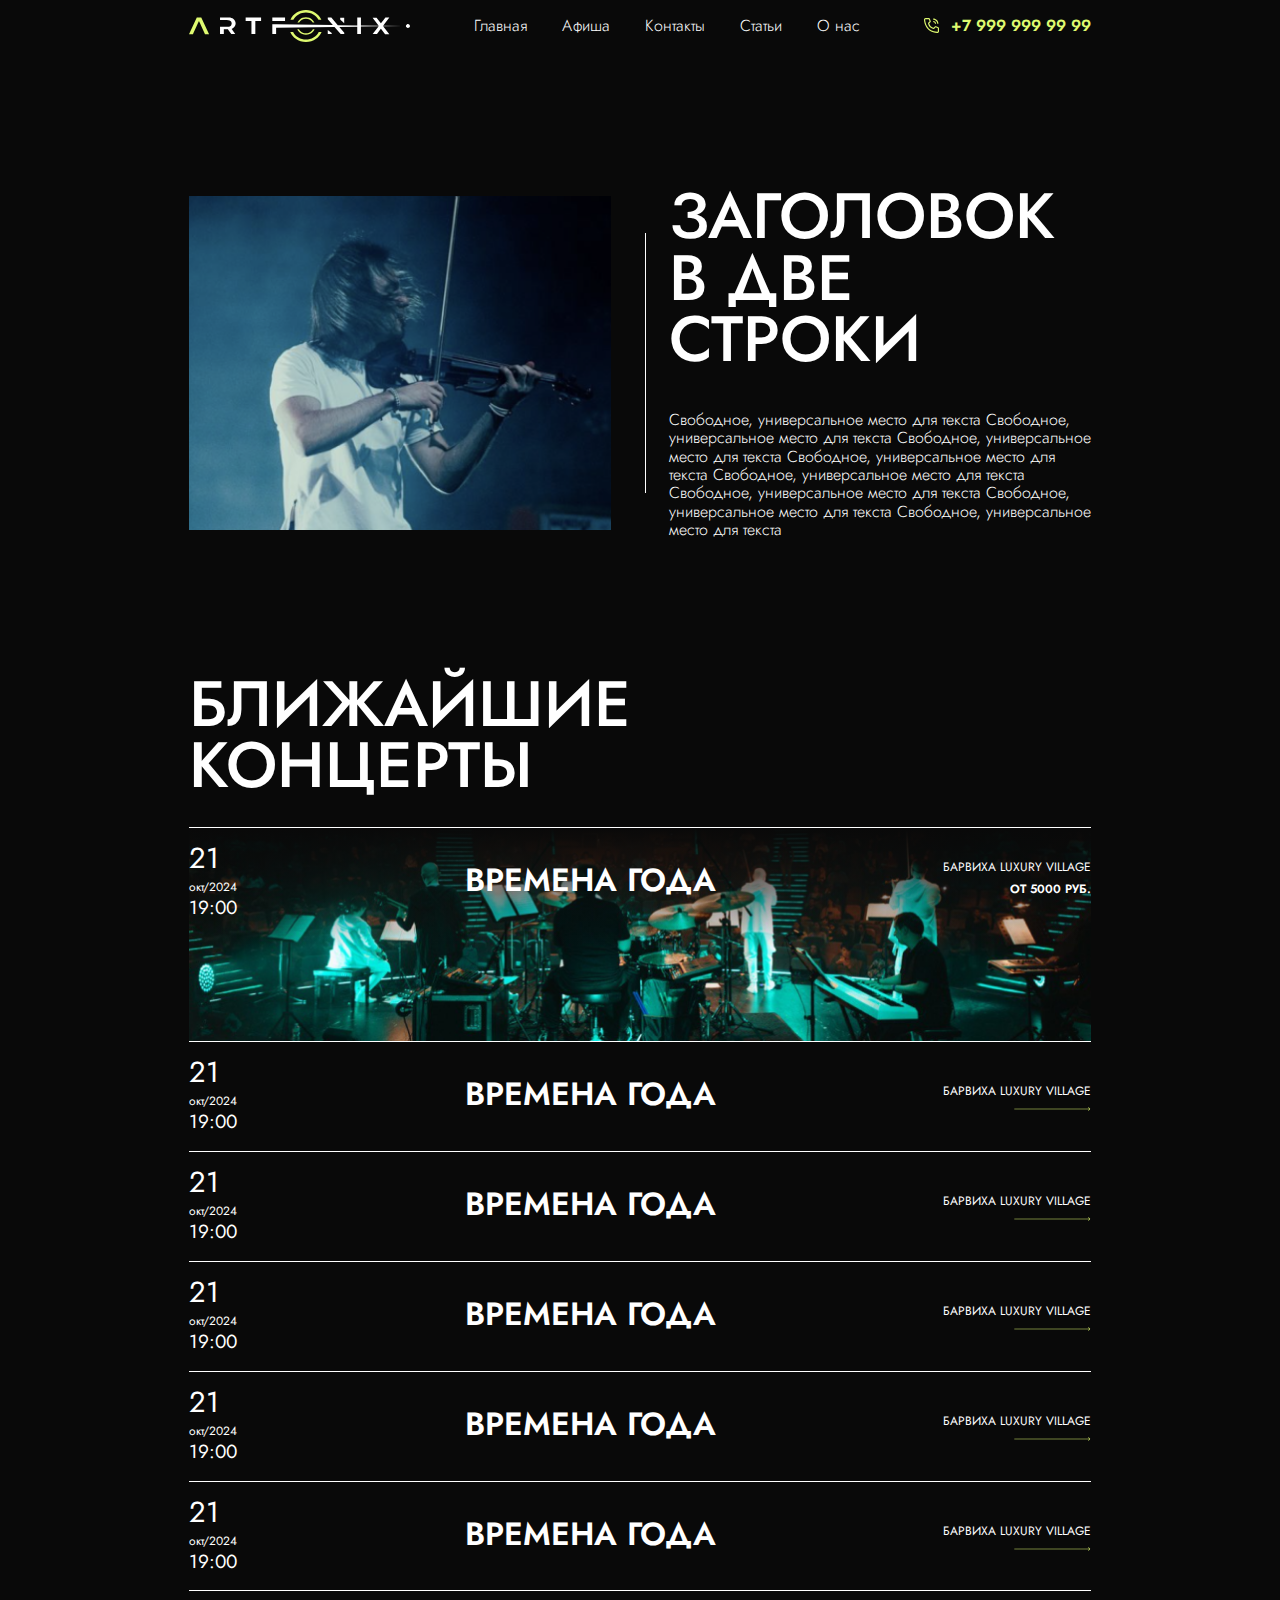
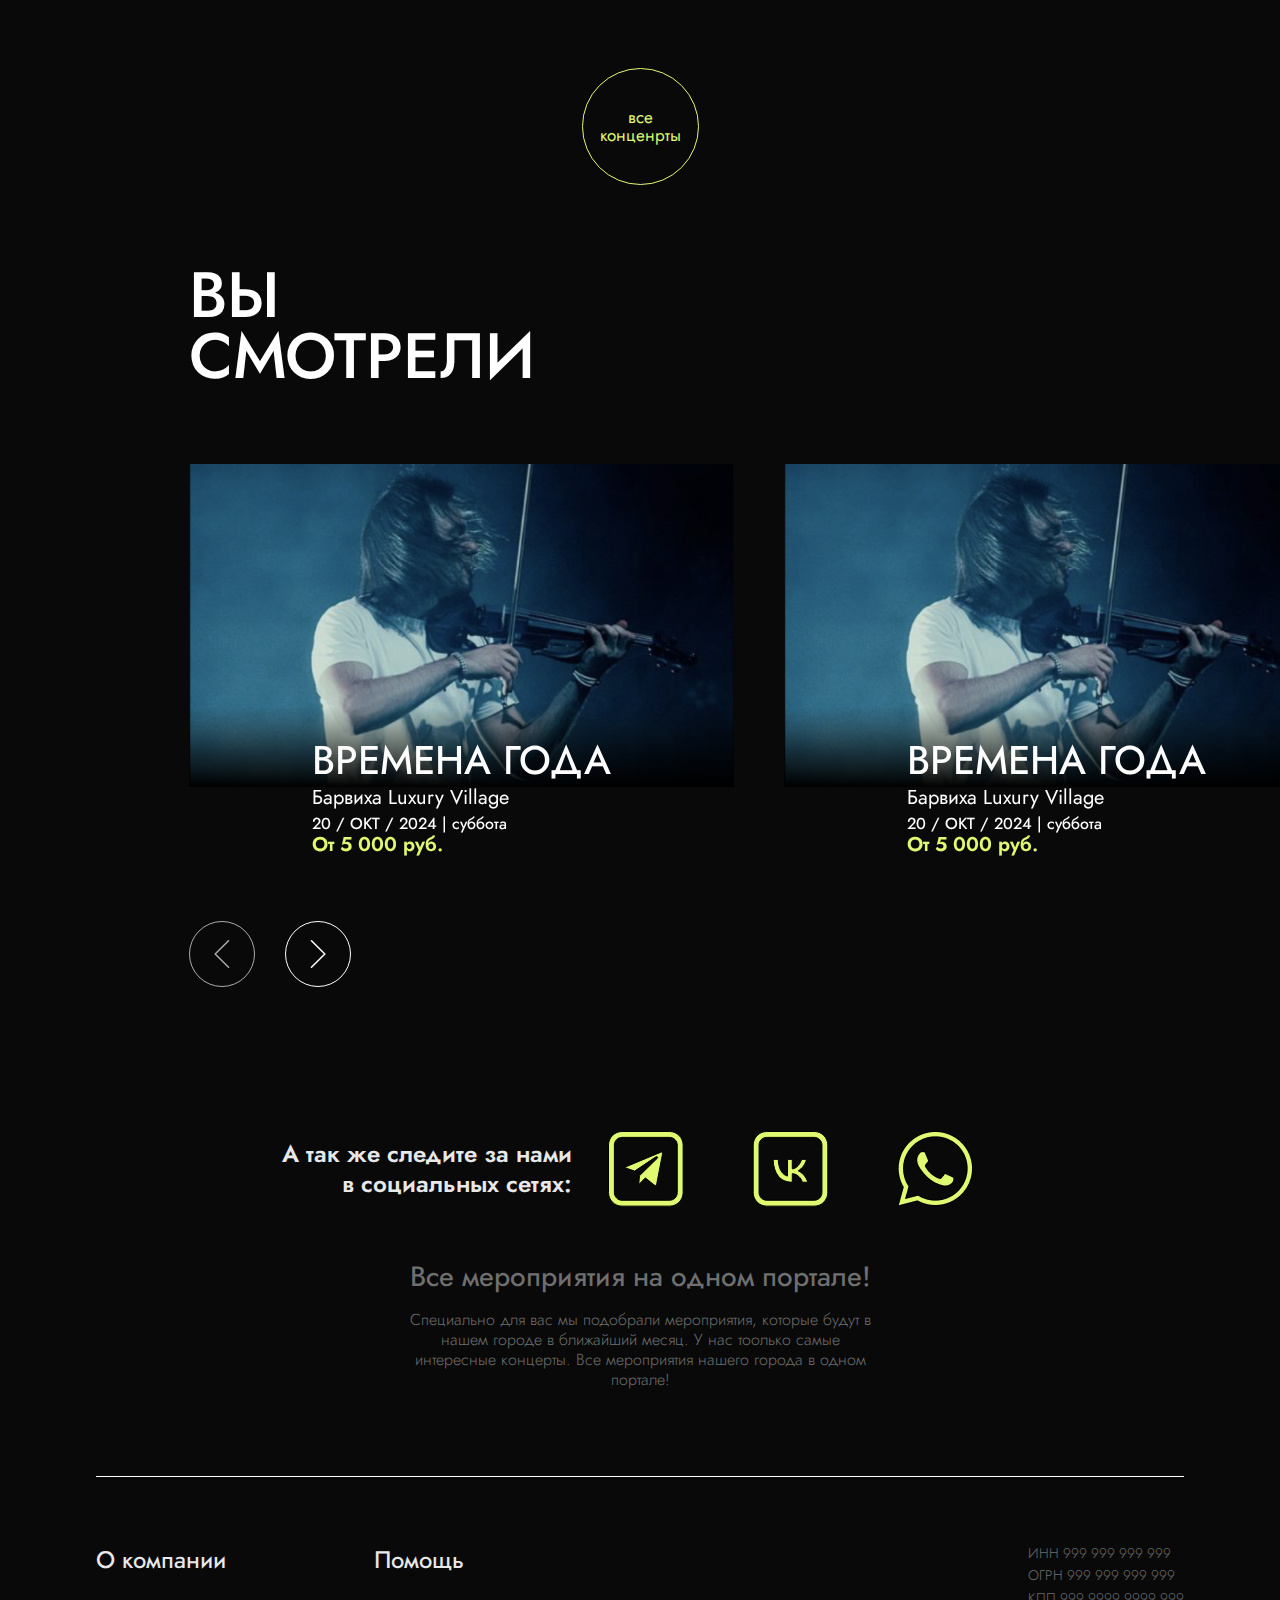
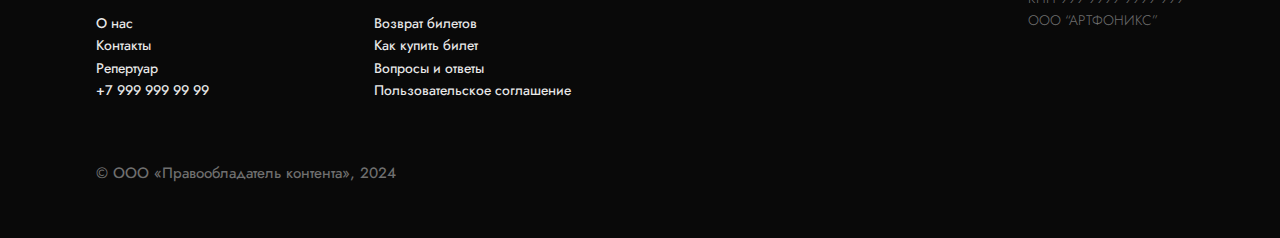
<file: blog.html>
<!DOCTYPE html>
<html lang="ru">
<head>
    <meta charset="UTF-8">
    <meta name="viewport" content="width=device-width, initial-scale=1.0">
    <title>ARTFONIX-TEST</title>
    <!-- Swiper css -->
    <link rel="stylesheet" href="https://cdn.jsdelivr.net/npm/swiper@11/swiper-bundle.min.css" />
    <!-- Swiper css -->
    <!-- favicon -->
    <link rel="icon" href="./assets/images/logo/icons.svg">
    <!-- favicon -->
    <!-- fonts -->
    <link rel="preconnect" href="https://fonts.googleapis.com">
    <link rel="preconnect" href="https://fonts.gstatic.com" crossorigin>
    <link href="https://fonts.googleapis.com/css2?family=Lato:ital,wght@0,100;0,300;0,400;0,700;0,900;1,100;1,300;1,400;1,700;1,900&family=Roboto:ital,wght@0,100;0,300;0,400;0,500;0,700;0,900;1,100;1,300;1,400;1,500;1,700;1,900&display=swap" rel="stylesheet">
    <link rel="stylesheet" href="./assets/fonts/FuturaPT/stylesheet.css">
    <link rel="stylesheet" href="./assets/fonts/NunitoSans/stylesheet.css">
    <!-- fonts -->
    <!-- bootstrap -->
    <link rel="stylesheet" href="./assets/scss/vendors/bootstrap.css">
    <!-- bootstrap -->
    <!-- css link -->
    <link rel="stylesheet" href="./assets/scss/style.css">
    <!-- css link -->
</head>
<body class="body_in">
    <div class="wrapper">

      <!-- header -->
      <header class="header position-relative">
          <div class="container-sm">
              <div class="header_in d-flex align-items-center justify-content-between">
                  <a href="/" class="header_logo">
                      <img src="./assets/images/logo/header_logo.svg" alt="">
                  </a>
                  <nav class="header_nav">
                      <ul>
                          <li>
                              <a href="#">
                                  Главная
                                  <svg width="12" height="7" viewBox="0 0 12 7" fill="none" xmlns="http://www.w3.org/2000/svg">
                                      <path d="M11.8332 1.16667L5.99984 7L0.166504 1.16667L1.20192 0.13125L5.99984 4.92917L10.7978 0.13125L11.8332 1.16667Z" fill="white"/>
                                  </svg>
                              </a>
                          </li>
                          <li>
                              <a href="#">
                                  Афиша
                              </a>
                          </li>
                          <li>
                              <a href="#">
                                  Контакты
                              </a>
                          </li>
                          <li>
                              <a href="#">
                                  Статьи
                              </a>
                          </li>
                          <li>
                              <a href="#">
                                  О нас
                              </a>
                          </li>
                      </ul>
                  </nav>
                  <div class="header_right d-flex align-items-center">
                      <button class="header_nav_btn">
                          <img src="./assets/images/icons/burger_btn.svg" alt="">
                      </button>
                      <a href="tel:+79999999999" class="header_phone d-flex align-items-center">
                          <img src="./assets/images/icons/header_phone.svg" alt="">
                          <span>
                              +7 999 999 99 99
                          </span>
                      </a>
                  </div>
              </div>
          </div>
      </header>
      <!-- header -->

      <!-- main -->
      <main>

        <!-- blog -->
        <div class="blog">
          <!-- information -->
          <section class="information blog_information">
            <div class="container-sm">
              <div class="row align-items-center information_block">
                <div class="col-md-6">
                  <div class="information_card">
                    <div class="information_card_left">
                      <div class="information_img position-relative">
                        <img class="information_card_img" src="./assets/images/information_img2.png" alt="">
                      </div>
                    </div>
                  </div>
                </div>
                <div class="col-md-6">
                  <div class="information_card_right">
                    <h3 class="section_title">
                      Заголовок<br>
                      в две строки
                    </h3>
                    <p class="main_text">
                      Свободное, универсальное место для текста Свободное, универсальное место для текста Свободное, универсальное место для текста Свободное, универсальное место для текста Свободное, универсальное место для текста Свободное, универсальное место для текста Свободное, универсальное место для текста Свободное, универсальное место для текста
                    </p>
                  </div>
                </div>
              </div>
            </div>
          </section>
          <!-- information -->

          <!-- upcoming_concerts -->
          <section class="upcoming_concerts">
              <div class="container-sm">
                  <h3 class="section_title">
                    БЛИЖАЙШИЕ<br> КОНЦЕРТЫ
                  </h3>
              </div>
              <div class="upcoming_concerts_in">
                  <div class="container-sm">
                      <ul>
                          <li class="upcoming_concerts_block position-relative active">
                              <div class="upcoming_concerts_block_bg position-absolute"></div>
                              <img class="upcoming_concerts_block_img" src="./assets/images/upcoming_concert_img.png" alt="">
                              <div class="upcoming_concerts_block_in">
                                  <div class="upcoming_concerts_block_left">
                                      <h6>
                                          21
                                      </h6>
                                      <span>
                                          окт/2024
                                      </span>
                                      <p>
                                          19:00
                                      </p>
                                  </div>
                                  <div class="upcoming_concerts_block_center">
                                      <h5>
                                          Времена года
                                      </h5>
                                  </div>
                                  <div class="upcoming_concerts_block_right">
                                      <a href="#">
                                          Барвиха Luxury Village
                                          <img src="./assets/images/icons/arrow_icon.svg" alt="">
                                          <span>
                                              от 5000 руб.
                                          </span>
                                      </a>
                                  </div>
                              </div>
                              <div class="upcoming_concerts_block_media">
                                  <div class="upcoming_concerts_block_media_left">
                                      <span>
                                          21 окт / 2024
                                      </span>
                                      <span>
                                          19:00 / пнд
                                      </span>
                                  </div>
                                  <div class="upcoming_concerts_block_media_center">
                                      <h6>
                                          Времена года
                                      </h6>
                                  </div>
                                  <div class="upcoming_concerts_block_media_right">
                                      <p>
                                          Барвиха<br>Luxury Village
                                      </p>
                                  </div>
                              </div>
                          </li>
                          <li class="upcoming_concerts_block position-relative">
                              <div class="upcoming_concerts_block_bg position-absolute"></div>
                              <img class="upcoming_concerts_block_img" src="./assets/images/upcoming_concert_img.png" alt="">
                              <div class="upcoming_concerts_block_in">
                                  <div class="upcoming_concerts_block_left">
                                      <h6>
                                          21
                                      </h6>
                                      <span>
                                          окт/2024
                                      </span>
                                      <p>
                                          19:00
                                      </p>
                                  </div>
                                  <div class="upcoming_concerts_block_center">
                                      <h5>
                                          Времена года
                                      </h5>
                                  </div>
                                  <div class="upcoming_concerts_block_right">
                                      <a href="#">
                                          Барвиха Luxury Village
                                          <img src="./assets/images/icons/arrow_icon.svg" alt="">
                                          <span>
                                              от 5000 руб.
                                          </span>
                                      </a>
                                  </div>
                              </div>
                              <div class="upcoming_concerts_block_media">
                                  <div class="upcoming_concerts_block_media_left">
                                      <span>
                                          21 окт / 2024
                                      </span>
                                      <span>
                                          19:00 / пнд
                                      </span>
                                  </div>
                                  <div class="upcoming_concerts_block_media_center">
                                      <h6>
                                          Времена года
                                      </h6>
                                  </div>
                                  <div class="upcoming_concerts_block_media_right">
                                      <p>
                                          Барвиха<br>Luxury Village
                                      </p>
                                  </div>
                              </div>
                          </li>
                          <li class="upcoming_concerts_block position-relative">
                              <div class="upcoming_concerts_block_bg position-absolute"></div>
                              <img class="upcoming_concerts_block_img" src="./assets/images/upcoming_concert_img.png" alt="">
                              <div class="upcoming_concerts_block_in">
                                  <div class="upcoming_concerts_block_left">
                                      <h6>
                                          21
                                      </h6>
                                      <span>
                                          окт/2024
                                      </span>
                                      <p>
                                          19:00
                                      </p>
                                  </div>
                                  <div class="upcoming_concerts_block_center">
                                      <h5>
                                          Времена года
                                      </h5>
                                  </div>
                                  <div class="upcoming_concerts_block_right">
                                      <a href="#">
                                          Барвиха Luxury Village
                                          <img src="./assets/images/icons/arrow_icon.svg" alt="">
                                          <span>
                                              от 5000 руб.
                                          </span>
                                      </a>
                                  </div>
                              </div>
                              <div class="upcoming_concerts_block_media">
                                  <div class="upcoming_concerts_block_media_left">
                                      <span>
                                          21 окт / 2024
                                      </span>
                                      <span>
                                          19:00 / пнд
                                      </span>
                                  </div>
                                  <div class="upcoming_concerts_block_media_center">
                                      <h6>
                                          Времена года
                                      </h6>
                                  </div>
                                  <div class="upcoming_concerts_block_media_right">
                                      <p>
                                          Барвиха<br>Luxury Village
                                      </p>
                                  </div>
                              </div>
                          </li>
                          <li class="upcoming_concerts_block position-relative">
                              <div class="upcoming_concerts_block_bg position-absolute"></div>
                              <img class="upcoming_concerts_block_img" src="./assets/images/upcoming_concert_img.png" alt="">
                              <div class="upcoming_concerts_block_in">
                                  <div class="upcoming_concerts_block_left">
                                      <h6>
                                          21
                                      </h6>
                                      <span>
                                          окт/2024
                                      </span>
                                      <p>
                                          19:00
                                      </p>
                                  </div>
                                  <div class="upcoming_concerts_block_center">
                                      <h5>
                                          Времена года
                                      </h5>
                                  </div>
                                  <div class="upcoming_concerts_block_right">
                                      <a href="#">
                                          Барвиха Luxury Village
                                          <img src="./assets/images/icons/arrow_icon.svg" alt="">
                                          <span>
                                              от 5000 руб.
                                          </span>
                                      </a>
                                  </div>
                              </div>
                              <div class="upcoming_concerts_block_media">
                                  <div class="upcoming_concerts_block_media_left">
                                      <span>
                                          21 окт / 2024
                                      </span>
                                      <span>
                                          19:00 / пнд
                                      </span>
                                  </div>
                                  <div class="upcoming_concerts_block_media_center">
                                      <h6>
                                          Времена года
                                      </h6>
                                  </div>
                                  <div class="upcoming_concerts_block_media_right">
                                      <p>
                                          Барвиха<br>Luxury Village
                                      </p>
                                  </div>
                              </div>
                          </li>
                          <li class="upcoming_concerts_block position-relative">
                              <div class="upcoming_concerts_block_bg position-absolute"></div>
                              <img class="upcoming_concerts_block_img" src="./assets/images/upcoming_concert_img.png" alt="">
                              <div class="upcoming_concerts_block_in">
                                  <div class="upcoming_concerts_block_left">
                                      <h6>
                                          21
                                      </h6>
                                      <span>
                                          окт/2024
                                      </span>
                                      <p>
                                          19:00
                                      </p>
                                  </div>
                                  <div class="upcoming_concerts_block_center">
                                      <h5>
                                          Времена года
                                      </h5>
                                  </div>
                                  <div class="upcoming_concerts_block_right">
                                      <a href="#">
                                          Барвиха Luxury Village
                                          <img src="./assets/images/icons/arrow_icon.svg" alt="">
                                          <span>
                                              от 5000 руб.
                                          </span>
                                      </a>
                                  </div>
                              </div>
                              <div class="upcoming_concerts_block_media">
                                  <div class="upcoming_concerts_block_media_left">
                                      <span>
                                          21 окт / 2024
                                      </span>
                                      <span>
                                          19:00 / пнд
                                      </span>
                                  </div>
                                  <div class="upcoming_concerts_block_media_center">
                                      <h6>
                                          Времена года
                                      </h6>
                                  </div>
                                  <div class="upcoming_concerts_block_media_right">
                                      <p>
                                          Барвиха<br>Luxury Village
                                      </p>
                                  </div>
                              </div>
                          </li>
                          <li class="upcoming_concerts_block position-relative">
                              <div class="upcoming_concerts_block_bg position-absolute"></div>
                              <img class="upcoming_concerts_block_img" src="./assets/images/upcoming_concert_img.png" alt="">
                              <div class="upcoming_concerts_block_in">
                                  <div class="upcoming_concerts_block_left">
                                      <h6>
                                          21
                                      </h6>
                                      <span>
                                          окт/2024
                                      </span>
                                      <p>
                                          19:00
                                      </p>
                                  </div>
                                  <div class="upcoming_concerts_block_center">
                                      <h5>
                                          Времена года
                                      </h5>
                                  </div>
                                  <div class="upcoming_concerts_block_right">
                                      <a href="#">
                                          Барвиха Luxury Village
                                          <img src="./assets/images/icons/arrow_icon.svg" alt="">
                                          <span>
                                              от 5000 руб.
                                          </span>
                                      </a>
                                  </div>
                              </div>
                              <div class="upcoming_concerts_block_media">
                                  <div class="upcoming_concerts_block_media_left">
                                      <span>
                                          21 окт / 2024
                                      </span>
                                      <span>
                                          19:00 / пнд
                                      </span>
                                  </div>
                                  <div class="upcoming_concerts_block_media_center">
                                      <h6>
                                          Времена года
                                      </h6>
                                  </div>
                                  <div class="upcoming_concerts_block_media_right">
                                      <p>
                                          Барвиха<br>Luxury Village
                                      </p>
                                  </div>
                              </div>
                          </li>
                      </ul>
                  </div>
              </div>
              <a href="#" class="more_btn">
                  все<br>конценрты
              </a>
          </section>
          <!-- upcoming_concerts -->

          <!-- programslider -->
          <section class="programslider blog_programslider">
              <div class="container-sm">
              <h3 class="section_title">
                вы<br> смотрели
              </h3>
              <div class="swiper-container programSwiper">
                  <div class="swiper-wrapper">
                      <div class="swiper-slide">
                          <a href="#" class="programslider_card">
                              <div class="programslider_card_top position-relative">
                                  <div class="programslider_card_bg position-absolute"></div>
                                  <img src="./assets/images/program_img.png" alt="">
                                  <div class="programslider_card_text position-absolute">
                                      <h6>
                                          Времена года
                                      </h6>
                                      <p>
                                      Барвиха Luxury Village
                                      </p>
                                      <data>
                                      20 / ОКТ / 2024 |  суббота
                                      </data>
                                      <span>
                                        От 5 000 руб.
                                      </span>
                                  </div>
                              </div>
                          </a>
                      </div>
                      <div class="swiper-slide">
                          <a href="#" class="programslider_card">
                              <div class="programslider_card_top position-relative">
                                  <div class="programslider_card_bg position-absolute"></div>
                                  <img src="./assets/images/program_img.png" alt="">
                                  <div class="programslider_card_text position-absolute">
                                      <h6>
                                          Времена года
                                      </h6>
                                      <p>
                                      Барвиха Luxury Village
                                      </p>
                                      <data>
                                      20 / ОКТ / 2024 |  суббота
                                      </data>
                                      <span>
                                        От 5 000 руб.
                                      </span>
                                  </div>
                              </div>
                          </a>
                      </div>
                      <div class="swiper-slide">
                          <a href="#" class="programslider_card">
                              <div class="programslider_card_top position-relative">
                                  <div class="programslider_card_bg position-absolute"></div>
                                  <img src="./assets/images/program_img.png" alt="">
                                  <div class="programslider_card_text position-absolute">
                                      <h6>
                                          Времена года
                                      </h6>
                                      <p>
                                      Барвиха Luxury Village
                                      </p>
                                      <data>
                                      20 / ОКТ / 2024 |  суббота
                                      </data>
                                      <span>
                                        От 5 000 руб.
                                      </span>
                                  </div>
                              </div>
                          </a>
                      </div>
                  </div>
                  <div class="programslider_btns">
                  <button class="program-button-prev program_btn">
                      <svg width="16" height="30" viewBox="0 0 16 30" fill="none" xmlns="http://www.w3.org/2000/svg">
                      <path d="M14.5293 28.3054L1.1663 14.9999L14.5293 1.69442" stroke="white" stroke-width="1.5" stroke-linecap="round" stroke-linejoin="round"/>
                      </svg>
                  </button>
                  <button class="program-button-next program_btn">
                      <svg width="16" height="30" viewBox="0 0 16 30" fill="none" xmlns="http://www.w3.org/2000/svg">
                      <path d="M1.47168 1.69458L14.8347 15.0001L1.47168 28.3056" stroke="white" stroke-width="1.5" stroke-linecap="round" stroke-linejoin="round"/>
                      </svg>
                  </button>
                  </div>
              </div>
              </div>
          </section>
          <!-- programslider -->
        </div>
        <!-- blog -->

        <!-- contact -->
        <section class="contact">
            <div class="container">
                <div class="contact_in">
                    <div class="contact_top d-flex align-items-center">
                        <h5>
                            А так же следите за нами<br> в социальных сетях:
                        </h5>
                        <div class="contact_social d-flex align-items-center">
                            <a href="#">
                                <img src="/assets/images/icons/telegram_icon.svg" alt="">
                            </a>
                            <a href="#">
                                <img src="/assets/images/icons/vk_icon.svg" alt="">
                            </a>
                            <a href="#">
                                <img src="/assets/images/icons/whatsapp_icon.png" alt="">
                            </a>
                        </div>
                    </div>
                    <h6 class="text-center">
                        Все мероприятия на одном портале!
                    </h6>
                    <p class="text-center">
                        Специально для вас мы подобрали мероприятия, которые будут в нашем городе в ближайший месяц. У нас тоолько самые интересные концерты. Все мероприятия нашего города в одном портале!
                    </p>
                </div>
            </div>
        </section>
        <!-- contact -->
      </main>
      <!-- main -->

      <!-- footer -->
      <footer class="footer">
          <div class="container">
            <div class="footer_wrapper">
              <div class="row footer_in">
                  <div class="col-6 col-md-3">
                      <h6>
                          О компании
                      </h6>
                      <ul class="d-flex flex-column">
                          <li>
                              <a href="#">
                                  О нас
                              </a>
                          </li>
                          <li>
                              <a href="#">
                                  Контакты
                              </a>
                          </li>
                          <li>
                              <a href="#">
                                  Репертуар
                              </a>
                          </li>
                          <li>
                              <a href="tel:+79999999999">
                                  +7 999 999 99 99
                              </a>
                          </li>
                      </ul>
                  </div>
                  <div class="col-6 col-md-3">
                      <h6>
                          Помощь
                      </h6>
                      <ul class="d-flex flex-column">
                          <li>
                              <a href="#">
                                  Возврат билетов
                              </a>
                          </li>
                          <li>
                              <a href="#">
                                  Как купить билет
                              </a>
                          </li>
                          <li>
                              <a href="#">
                                  Вопросы и ответы
                              </a>
                          </li>
                          <li>
                              <a href="#">
                                  Пользовательское соглашение
                              </a>
                          </li>
                      </ul>
                  </div>
                  <div class="col-4 col-sm-6 col-md-6">
                      <ul class="d-flex align-items-start flex-column footer_number">
                          <li>
                              <span>
                                  ИНН 999 999 999 999
                              </span>
                          </li>
                          <li>
                              <span>
                                  ОГРН 999 999 999 999
                              </span>
                          </li>
                          <li>
                              <span>
                                  КПП 999 9999 9999 999
                              </span>
                          </li>
                          <li>
                              <span>
                                  ООО “Артфоникс”
                              </span>
                          </li>
                      </ul>
                  </div>
                  <div class="col-8 col-sm-6 col-md-12">
                      <span class="footer_bottom_text">
                          © ООО «Правообладатель контента», 2024
                      </span>
                      <a href="/" class="footer_logo">
                          <img src="./assets/images/logo/footer_icon.svg" alt="">
                      </a>
                  </div>
              </div>
            </div>
          </div>
      </footer>
      <!-- footer -->
    </div>

    <!-- bootstrap -->
    <script src="./assets/scripts/bootstrap.js"></script>
    <!-- bootstrap -->
    <!-- Swiper js -->
    <script src="https://cdn.jsdelivr.net/npm/swiper@11/swiper-bundle.min.js" defer></script>
    <!-- Swiper js -->
    <!-- js file -->
    <script src="./assets/scripts/main.js" defer></script>
    <!-- js file -->
</body>
</html>
</file>
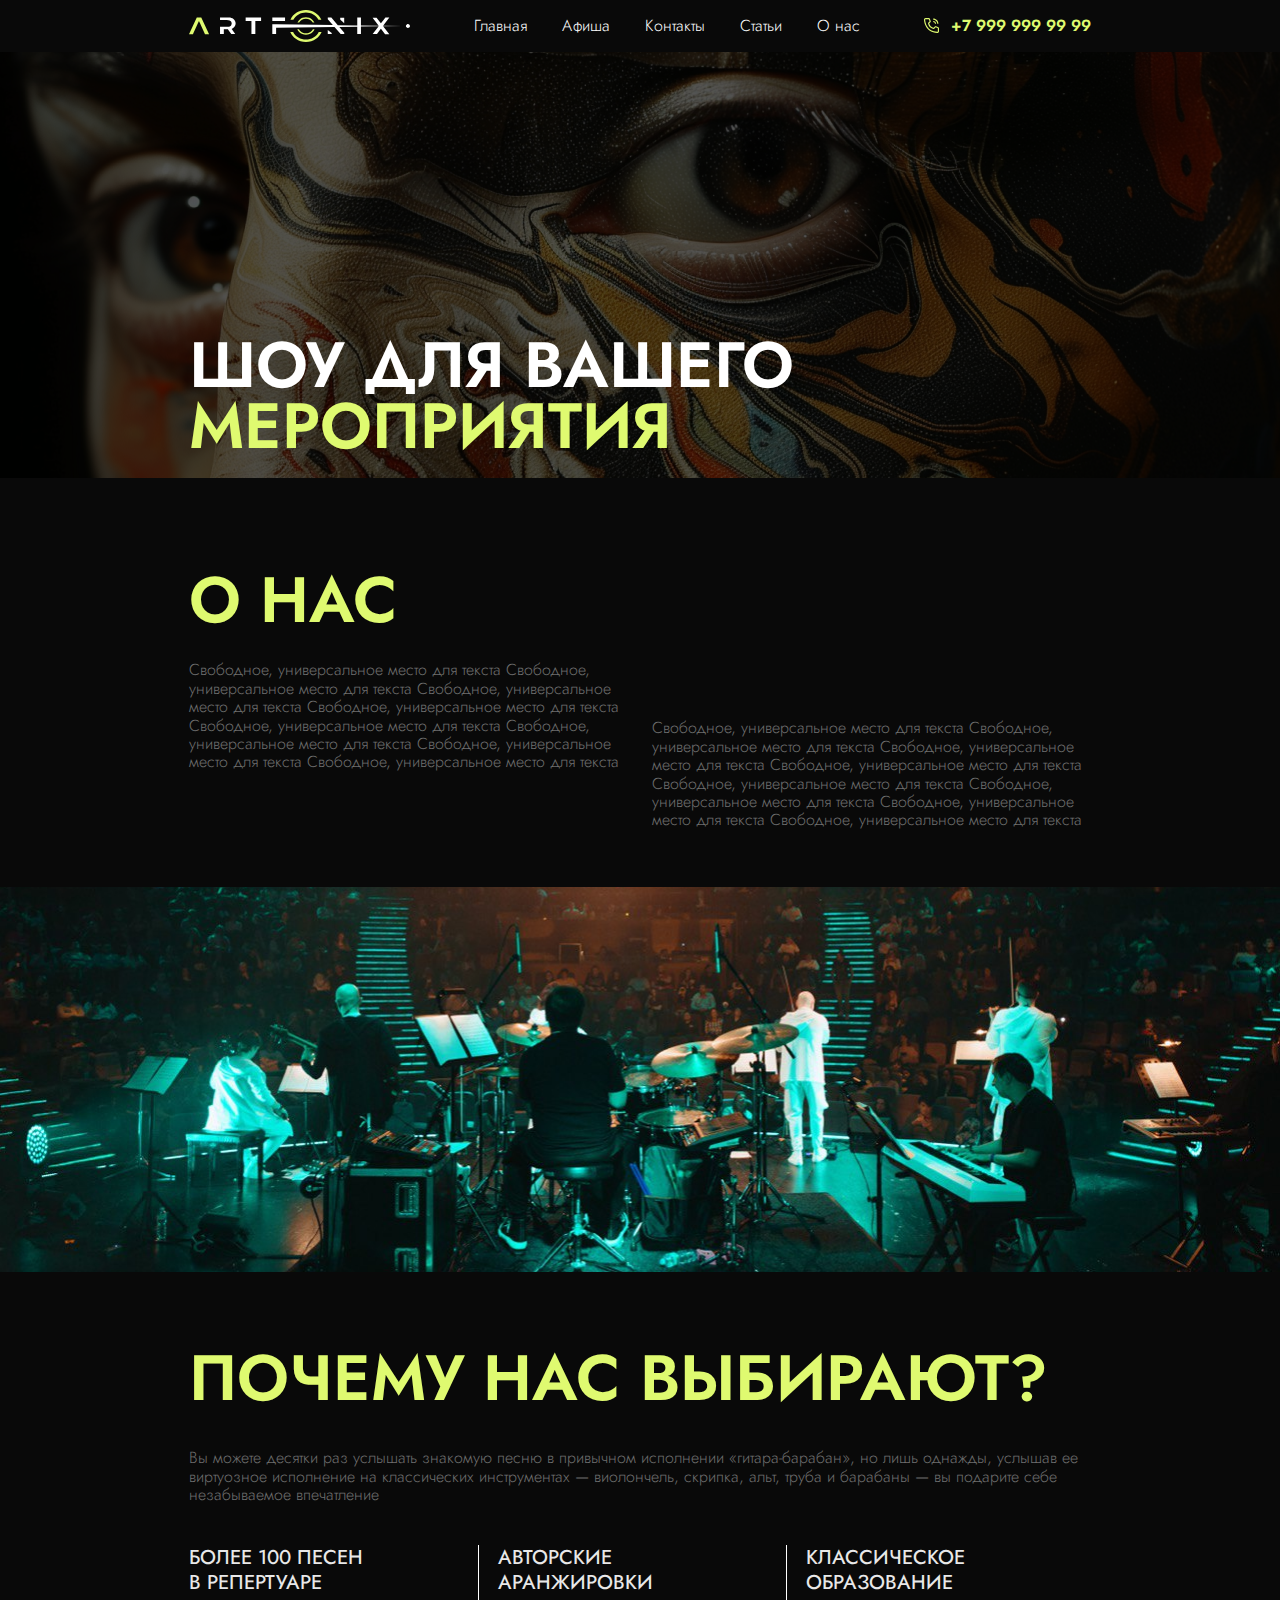
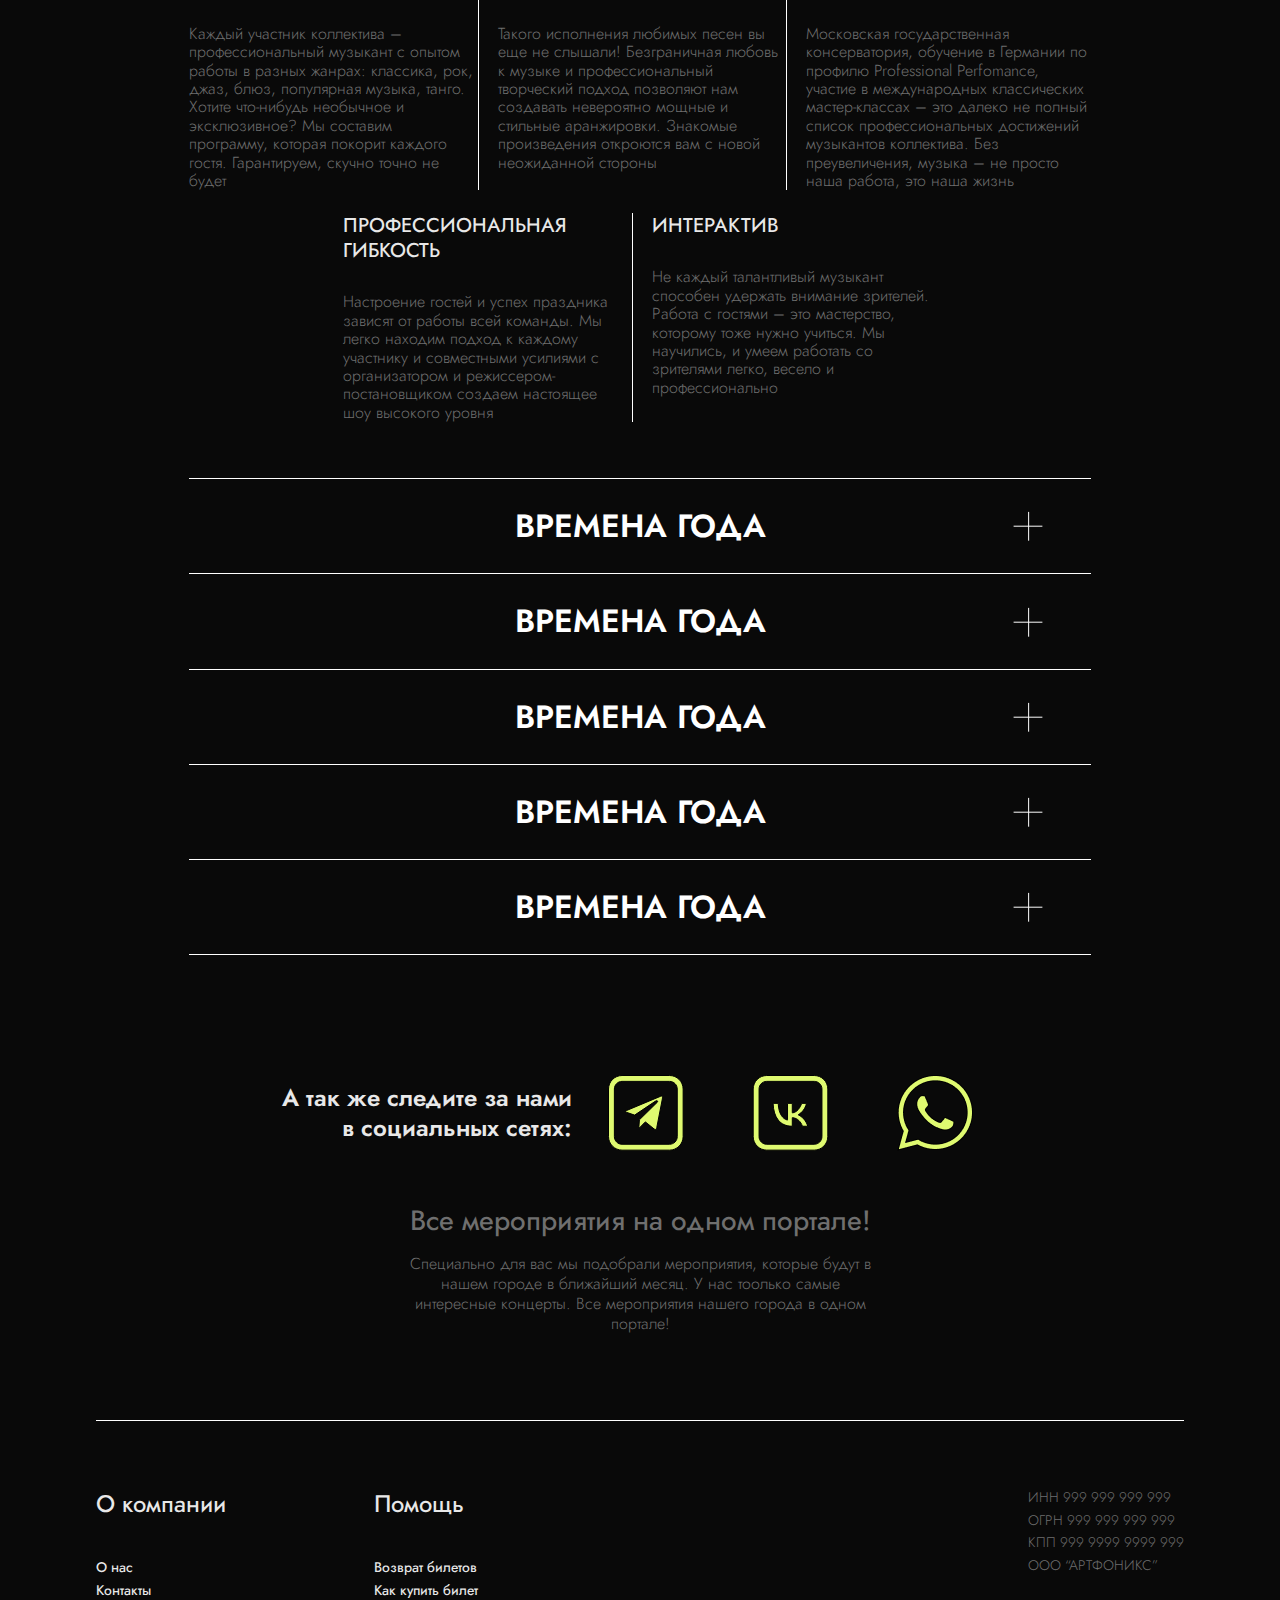
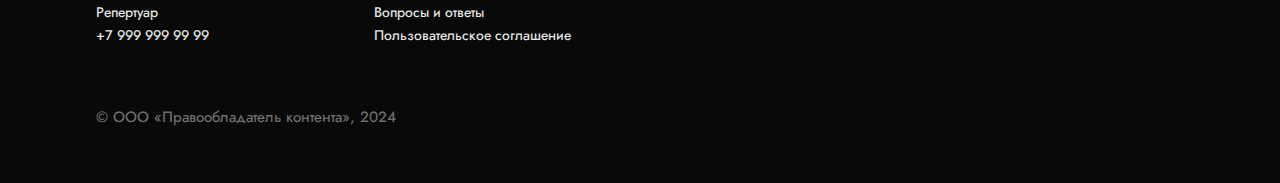
<file: event.html>
<!DOCTYPE html>
<html lang="ru">
<head>
    <meta charset="UTF-8">
    <meta name="viewport" content="width=device-width, initial-scale=1.0">
    <title>ARTFONIX-TEST</title>
    <!-- Swiper css -->
    <link rel="stylesheet" href="https://cdn.jsdelivr.net/npm/swiper@11/swiper-bundle.min.css" />
    <!-- Swiper css -->
    <!-- favicon -->
    <link rel="icon" href="./assets/images/logo/icons.svg">
    <!-- favicon -->
    <!-- fonts -->
    <link rel="preconnect" href="https://fonts.googleapis.com">
    <link rel="preconnect" href="https://fonts.gstatic.com" crossorigin>
    <link href="https://fonts.googleapis.com/css2?family=Lato:ital,wght@0,100;0,300;0,400;0,700;0,900;1,100;1,300;1,400;1,700;1,900&family=Roboto:ital,wght@0,100;0,300;0,400;0,500;0,700;0,900;1,100;1,300;1,400;1,500;1,700;1,900&display=swap" rel="stylesheet">
    <link rel="stylesheet" href="./assets/fonts/FuturaPT/stylesheet.css">
    <link rel="stylesheet" href="./assets/fonts/NunitoSans/stylesheet.css">
    <!-- fonts -->
    <!-- bootstrap -->
    <link rel="stylesheet" href="./assets/scss/vendors/bootstrap.css">
    <!-- bootstrap -->
    <!-- css link -->
    <link rel="stylesheet" href="./assets/scss/style.css">
    <!-- css link -->
</head>
<body class="body_in">
    <div class="wrapper">

        <!-- header -->
        <header class="header position-relative">
            <div class="container-sm">
                <div class="header_in d-flex align-items-center justify-content-between">
                    <a href="/" class="header_logo">
                        <img src="./assets/images/logo/header_logo.svg" alt="">
                    </a>
                    <nav class="header_nav">
                        <ul>
                            <li>
                                <a href="#">
                                    Главная
                                    <svg width="12" height="7" viewBox="0 0 12 7" fill="none" xmlns="http://www.w3.org/2000/svg">
                                        <path d="M11.8332 1.16667L5.99984 7L0.166504 1.16667L1.20192 0.13125L5.99984 4.92917L10.7978 0.13125L11.8332 1.16667Z" fill="white"/>
                                    </svg>
                                </a>
                            </li>
                            <li>
                                <a href="#">
                                    Афиша
                                </a>
                            </li>
                            <li>
                                <a href="#">
                                    Контакты
                                </a>
                            </li>
                            <li>
                                <a href="#">
                                    Статьи
                                </a>
                            </li>
                            <li>
                                <a href="#">
                                    О нас
                                </a>
                            </li>
                        </ul>
                    </nav>
                    <div class="header_right d-flex align-items-center">
                        <button class="header_nav_btn">
                            <img src="./assets/images/icons/burger_btn.svg" alt="">
                        </button>
                        <a href="tel:+79999999999" class="header_phone d-flex align-items-center">
                            <img src="./assets/images/icons/header_phone.svg" alt="">
                            <span>
                                +7 999 999 99 99
                            </span>
                        </a>
                    </div>
                </div>
            </div>
        </header>
        <!-- header -->

        <!-- main -->
        <main>

          <!-- event_home -->
          <section class="event_home position-relative">
            <div class="event_home_bg position-absolute"></div>
            <div class="container-sm">
              <h1 class="title-lg position-relative">
                Шоу<br> для вашего
                <span>
                  мероприятия
                </span>
              </h1>
            </div>
          </section>
          <!-- event_home -->

          <!-- about_block -->
          <section class="about_block">
            <div class="container-sm">
              <h3 class="title-lg">
                <span>
                  О нас
                </span>
              </h3>
              <div class="row about_block_in">
                <div class="col-md-6">
                  <div class="about_block_text">
                    <p class="main_text">
                      Свободное, универсальное место для текста Свободное, универсальное место для текста Свободное, универсальное место для текста Свободное, универсальное место для текста Свободное, универсальное место для текста Свободное, универсальное место для текста Свободное, универсальное место для текста Свободное, универсальное место для текста
                    </p>
                  </div>
                </div>
                <div class="col-md-6">
                  <div class="about_block_text about_block_text_end">
                    <p class="main_text">
                      Свободное, универсальное место для текста Свободное, универсальное место для текста Свободное, универсальное место для текста Свободное, универсальное место для текста Свободное, универсальное место для текста Свободное, универсальное место для текста Свободное, универсальное место для текста Свободное, универсальное место для текста
                    </p>
                  </div>
                </div>
              </div>
            </div>
          </section>
          <!-- about_block -->

          <!-- event_banner -->
          <section class="event_banner">
            <img src="./assets/images/event_big_img.png" alt="">
          </section>
          <!-- event_banner -->

          <!-- choose -->
          <section class="choose">
            <div class="container-sm">
              <div class="choose_title d-flex flex-column">
                <h3 class="title-lg">
                  <span>
                    ПОЧЕМУ НАС ВЫБИРАЮТ?
                  </span>
                </h3>
                <p class="main_text">
                  Вы можете десятки раз услышать знакомую песню в привычном исполнении «гитара-барабан», но лишь однажды, услышав ее виртуозное исполнение на классических инструментах — виолончель, скрипка, альт, труба и барабаны — вы подарите себе незабываемое впечатление
                </p>
              </div>
              <div class="row choose_cards justify-content-center">
                <div class="col-md-4">
                  <div class="choose_card">
                    <h6>
                      БОЛЕЕ 100 ПЕСЕН<br> В РЕПЕРТУАРЕ
                    </h6>
                    <p class="main_text">
                      Каждый участник коллектива – профессиональный музыкант с опытом работы в разных жанрах: классика, рок, джаз, блюз, популярная музыка, танго. Хотите что-нибудь необычное и эксклюзивное? Мы составим программу, которая покорит каждого гостя. Гарантируем, скучно точно не будет
                    </p>
                  </div>
                </div>
                <div class="col-md-4">
                  <div class="choose_card choose_card_line">
                    <h6>
                      АВТОРСКИЕ<br> АРАНЖИРОВКИ
                    </h6>
                    <p class="main_text">
                      Такого исполнения любимых песен вы еще не слышали! Безграничная любовь к музыке и профессиональный творческий подход позволяют нам создавать невероятно мощные и стильные аранжировки. Знакомые произведения откроются вам с новой неожиданной стороны
                    </p>
                  </div>
                </div>
                <div class="col-md-4">
                  <div class="choose_card choose_card_line">
                    <h6>
                      КЛАССИЧЕСКОЕ<br> ОБРАЗОВАНИЕ
                    </h6>
                    <p class="main_text">
                      Московская государственная консерватория, обучение в Германии по профилю Professional Perfomance, участие в международных классических мастер-классах – это далеко не полный список профессиональных достижений музыкантов коллектива. Без преувеличения, музыка – не просто наша работа, это наша жизнь
                    </p>
                  </div>
                </div>
                <div class="col-md-4">
                  <div class="choose_card">
                    <h6>
                      ПРОФЕССИОНАЛЬНАЯ<br> ГИБКОСТЬ
                    </h6>
                    <p class="main_text">
                      Настроение гостей и успех праздника зависят от работы всей команды.
                      Мы легко находим подход к каждому участнику и совместными усилиями с организатором и режиссером-постановщиком создаем настоящее шоу высокого уровня
                    </p>
                  </div>
                </div>
                <div class="col-md-4">
                  <div class="choose_card choose_card_line">
                    <h6>
                      ИНТЕРАКТИВ
                    </h6>
                    <p class="main_text">
                      Не каждый талантливый музыкант способен удержать внимание зрителей. Работа с гостями – это мастерство, которому тоже нужно учиться. Мы научились, и умеем работать со зрителями легко, весело и профессионально
                    </p>
                  </div>
                </div>
              </div>
            </div>
          </section>
          <!-- choose -->

          <!-- accardion_seasons -->
          <section class="accardion_seasons">
            <div class="container-sm">
              <ul class="accardion_seasons_in">
                <li class="accardion_seasons_block position-relative">
                  <div class="accardion_seasons_block_in">
                    <div class="accardion_seasons_block_in_left">
                      <h5>
                        Времена
                        года
                      </h5>
                      <p>
                        Краткое описание Краткое описание Краткое описание Краткое описание Краткое описание Краткое описание Краткое описание
                      </p>
                    </div>
                    <div class="accardion_seasons_block_in_center position-relative">
                      <button class="video_btn">
                        <img src="./assets/images/icons/play_icon.svg" alt="">
                      </button>
                      <img src="./assets/images/accardion_video.png" alt="">
                    </div>
                    <div class="accardion_seasons_block_in_right">
                      <a href="#">
                        презентация
                      </a>
                      <a href="#">
                        технический райдер
                      </a>
                      <a href="#">
                        бытовой райдер
                      </a>
                    </div>
                  </div>
                  <h6>
                    Времена<br> года
                  </h6>
                  <svg class="position-absolute" width="30" height="30" viewBox="0 0 30 30" fill="none" xmlns="http://www.w3.org/2000/svg">
                    <path d="M15.6348 1.29492L15.6348 29.2949" stroke="white" stroke-linecap="round"/>
                    <path d="M29 15.1946L1 15.1946" stroke="white" stroke-linecap="round"/>
                  </svg>
                </li>
                <li class="accardion_seasons_block position-relative">
                  <div class="accardion_seasons_block_in">
                    <div class="accardion_seasons_block_in_left">
                      <h5>
                        Времена
                        года
                      </h5>
                      <p>
                        Краткое описание Краткое описание Краткое описание Краткое описание Краткое описание Краткое описание Краткое описание
                      </p>
                    </div>
                    <div class="accardion_seasons_block_in_center position-relative">
                      <button class="video_btn">
                        <img src="./assets/images/icons/play_icon.svg" alt="">
                      </button>
                      <img src="./assets/images/accardion_video.png" alt="">
                    </div>
                    <div class="accardion_seasons_block_in_right">
                      <a href="#">
                        презентация
                      </a>
                      <a href="#">
                        технический райдер
                      </a>
                      <a href="#">
                        бытовой райдер
                      </a>
                    </div>
                  </div>
                  <h6>
                    Времена<br> года
                  </h6>
                  <svg class="position-absolute" width="30" height="30" viewBox="0 0 30 30" fill="none" xmlns="http://www.w3.org/2000/svg">
                    <path d="M15.6348 1.29492L15.6348 29.2949" stroke="white" stroke-linecap="round"/>
                    <path d="M29 15.1946L1 15.1946" stroke="white" stroke-linecap="round"/>
                  </svg>
                </li>
                <li class="accardion_seasons_block position-relative">
                  <div class="accardion_seasons_block_in">
                    <div class="accardion_seasons_block_in_left">
                      <h5>
                        Времена
                        года
                      </h5>
                      <p>
                        Краткое описание Краткое описание Краткое описание Краткое описание Краткое описание Краткое описание Краткое описание
                      </p>
                    </div>
                    <div class="accardion_seasons_block_in_center position-relative">
                      <button class="video_btn">
                        <img src="./assets/images/icons/play_icon.svg" alt="">
                      </button>
                      <img class="main_img" src="./assets/images/accardion_video.png" alt="">
                    </div>
                    <div class="accardion_seasons_block_in_right">
                      <a href="#">
                        презентация
                      </a>
                      <a href="#">
                        технический райдер
                      </a>
                      <a href="#">
                        бытовой райдер
                      </a>
                    </div>
                  </div>
                  <h6>
                    Времена<br> года
                  </h6>
                  <svg class="position-absolute" width="30" height="30" viewBox="0 0 30 30" fill="none" xmlns="http://www.w3.org/2000/svg">
                    <path d="M15.6348 1.29492L15.6348 29.2949" stroke="white" stroke-linecap="round"/>
                    <path d="M29 15.1946L1 15.1946" stroke="white" stroke-linecap="round"/>
                  </svg>
                </li>
                <li class="accardion_seasons_block position-relative">
                  <div class="accardion_seasons_block_in">
                    <div class="accardion_seasons_block_in_left">
                      <h5>
                        Времена
                        года
                      </h5>
                      <p>
                        Краткое описание Краткое описание Краткое описание Краткое описание Краткое описание Краткое описание Краткое описание
                      </p>
                    </div>
                    <div class="accardion_seasons_block_in_center position-relative">
                      <button class="video_btn">
                        <img src="./assets/images/icons/play_icon.svg" alt="">
                      </button>
                      <img src="./assets/images/accardion_video.png" alt="">
                    </div>
                    <div class="accardion_seasons_block_in_right">
                      <a href="#">
                        презентация
                      </a>
                      <a href="#">
                        технический райдер
                      </a>
                      <a href="#">
                        бытовой райдер
                      </a>
                    </div>
                  </div>
                  <h6>
                    Времена<br> года
                  </h6>
                  <svg class="position-absolute" width="30" height="30" viewBox="0 0 30 30" fill="none" xmlns="http://www.w3.org/2000/svg">
                    <path d="M15.6348 1.29492L15.6348 29.2949" stroke="white" stroke-linecap="round"/>
                    <path d="M29 15.1946L1 15.1946" stroke="white" stroke-linecap="round"/>
                  </svg>
                </li>
                <li class="accardion_seasons_block position-relative">
                  <div class="accardion_seasons_block_in">
                    <div class="accardion_seasons_block_in_left">
                      <h5>
                        Времена
                        года
                      </h5>
                      <p>
                        Краткое описание Краткое описание Краткое описание Краткое описание Краткое описание Краткое описание Краткое описание
                      </p>
                    </div>
                    <div class="accardion_seasons_block_in_center position-relative">
                      <button class="video_btn">
                        <img src="./assets/images/icons/play_icon.svg" alt="">
                      </button>
                      <img src="./assets/images/accardion_video.png" alt="">
                    </div>
                    <div class="accardion_seasons_block_in_right">
                      <a href="#">
                        презентация
                      </a>
                      <a href="#">
                        технический райдер
                      </a>
                      <a href="#">
                        бытовой райдер
                      </a>
                    </div>
                  </div>
                  <h6>
                    Времена<br> года
                  </h6>
                  <svg class="position-absolute" width="30" height="30" viewBox="0 0 30 30" fill="none" xmlns="http://www.w3.org/2000/svg">
                    <path d="M15.6348 1.29492L15.6348 29.2949" stroke="white" stroke-linecap="round"/>
                    <path d="M29 15.1946L1 15.1946" stroke="white" stroke-linecap="round"/>
                  </svg>
                </li>
              </ul>
            </div>
          </section>
          <!-- accardion_seasons -->

          <!-- contact -->
          <section class="contact">
              <div class="container">
                  <div class="contact_in">
                      <div class="contact_top d-flex align-items-center">
                          <h5>
                              А так же следите за нами<br> в социальных сетях:
                          </h5>
                          <div class="contact_social d-flex align-items-center">
                              <a href="#">
                                  <img src="/assets/images/icons/telegram_icon.svg" alt="">
                              </a>
                              <a href="#">
                                  <img src="/assets/images/icons/vk_icon.svg" alt="">
                              </a>
                              <a href="#">
                                  <img src="/assets/images/icons/whatsapp_icon.png" alt="">
                              </a>
                          </div>
                      </div>
                      <h6 class="text-center">
                          Все мероприятия на одном портале!
                      </h6>
                      <p class="text-center">
                          Специально для вас мы подобрали мероприятия, которые будут в нашем городе в ближайший месяц. У нас тоолько самые интересные концерты. Все мероприятия нашего города в одном портале!
                      </p>
                  </div>
              </div>
          </section>
          <!-- contact -->
        </main>
        <!-- main -->

        <!-- footer -->
        <footer class="footer">
            <div class="container">
              <div class="footer_wrapper">
                <div class="row footer_in">
                    <div class="col-6 col-md-3">
                        <h6>
                            О компании
                        </h6>
                        <ul class="d-flex flex-column">
                            <li>
                                <a href="#">
                                    О нас
                                </a>
                            </li>
                            <li>
                                <a href="#">
                                    Контакты
                                </a>
                            </li>
                            <li>
                                <a href="#">
                                    Репертуар
                                </a>
                            </li>
                            <li>
                                <a href="tel:+79999999999">
                                    +7 999 999 99 99
                                </a>
                            </li>
                        </ul>
                    </div>
                    <div class="col-6 col-md-3">
                        <h6>
                            Помощь
                        </h6>
                        <ul class="d-flex flex-column">
                            <li>
                                <a href="#">
                                    Возврат билетов
                                </a>
                            </li>
                            <li>
                                <a href="#">
                                    Как купить билет
                                </a>
                            </li>
                            <li>
                                <a href="#">
                                    Вопросы и ответы
                                </a>
                            </li>
                            <li>
                                <a href="#">
                                    Пользовательское соглашение
                                </a>
                            </li>
                        </ul>
                    </div>
                    <div class="col-4 col-sm-6 col-md-6">
                        <ul class="d-flex align-items-start flex-column footer_number">
                            <li>
                                <span>
                                    ИНН 999 999 999 999
                                </span>
                            </li>
                            <li>
                                <span>
                                    ОГРН 999 999 999 999
                                </span>
                            </li>
                            <li>
                                <span>
                                    КПП 999 9999 9999 999
                                </span>
                            </li>
                            <li>
                                <span>
                                    ООО “Артфоникс”
                                </span>
                            </li>
                        </ul>
                    </div>
                    <div class="col-8 col-sm-6 col-md-12">
                        <span class="footer_bottom_text">
                            © ООО «Правообладатель контента», 2024
                        </span>
                        <a href="/" class="footer_logo">
                            <img src="./assets/images/logo/footer_icon.svg" alt="">
                        </a>
                    </div>
                </div>
              </div>
            </div>
        </footer>
        <!-- footer -->
    </div>

    <!-- bootstrap -->
    <script src="./assets/scripts/bootstrap.js"></script>
    <!-- bootstrap -->
    <!-- Swiper js -->
    <script src="https://cdn.jsdelivr.net/npm/swiper@11/swiper-bundle.min.js" defer></script>
    <!-- Swiper js -->
    <!-- js file -->
    <script src="./assets/scripts/main.js" defer></script>
    <!-- js file -->
</body>
</html>
</file>
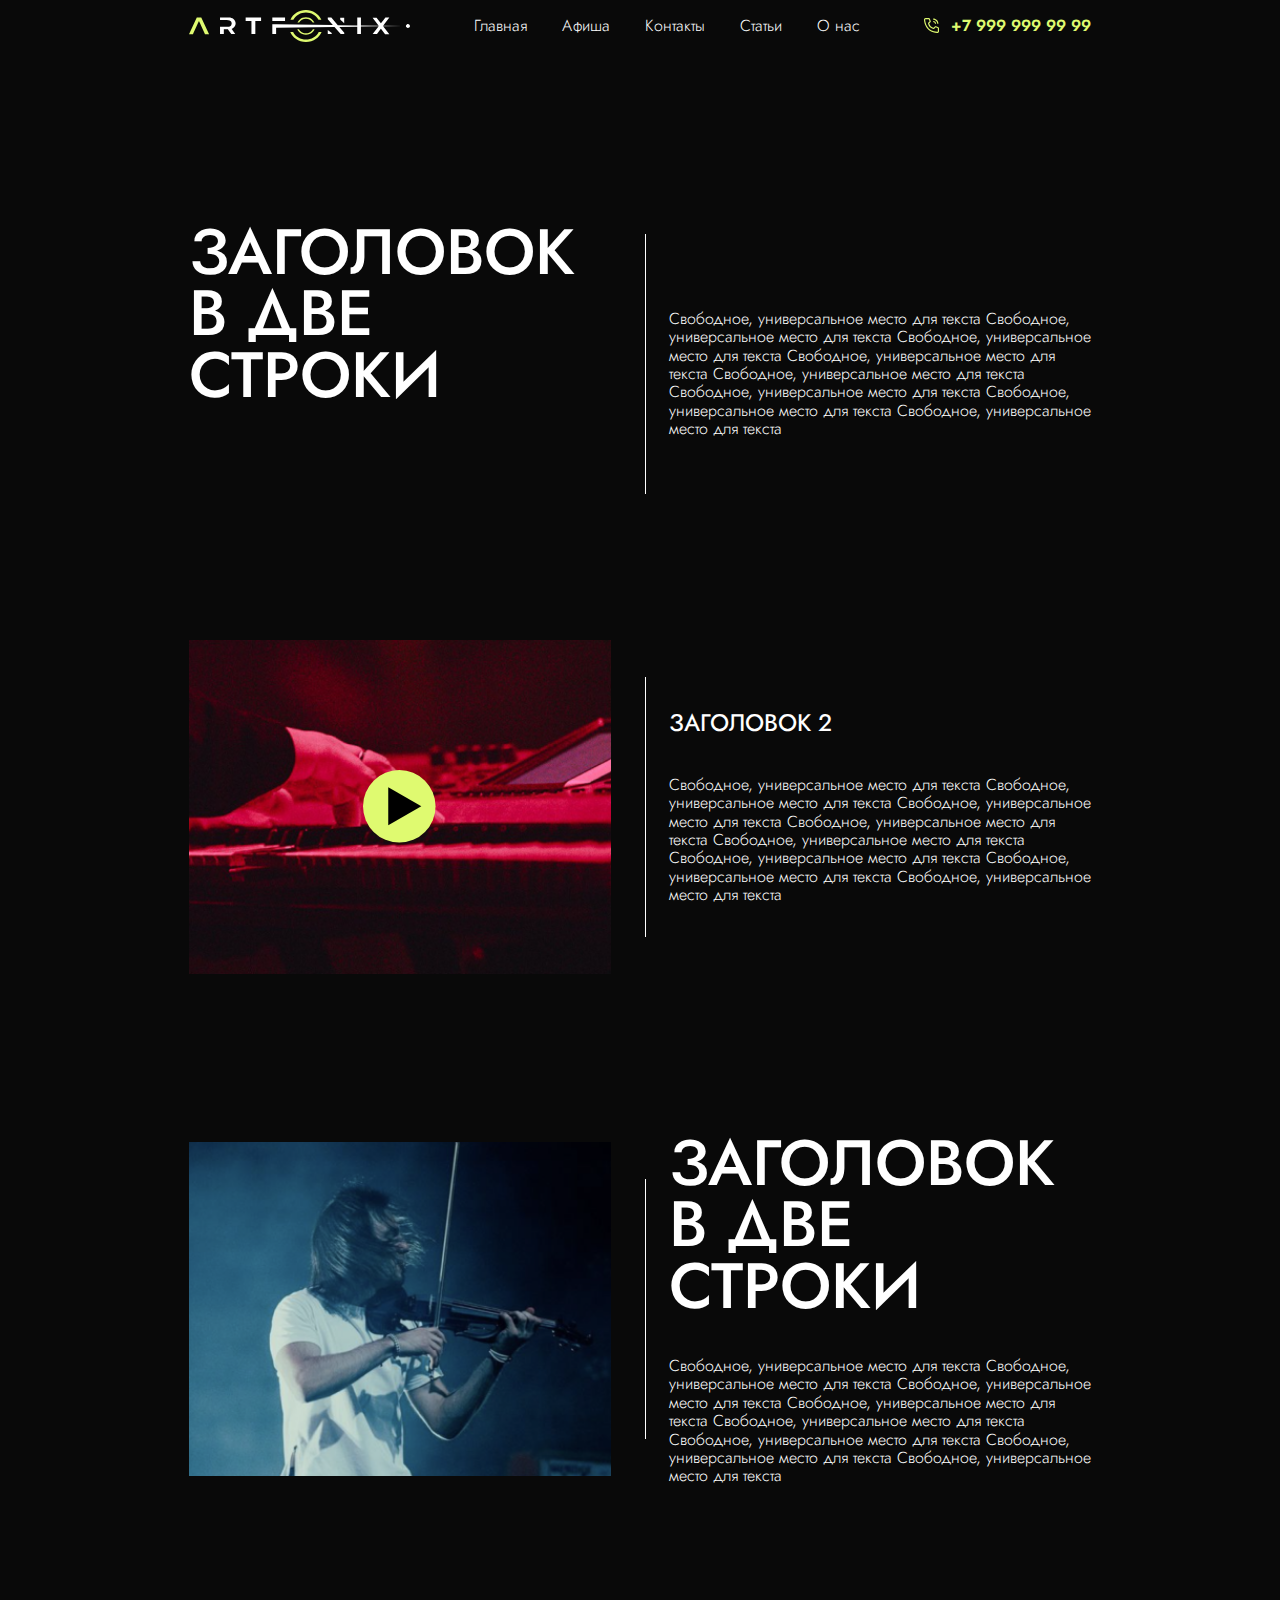
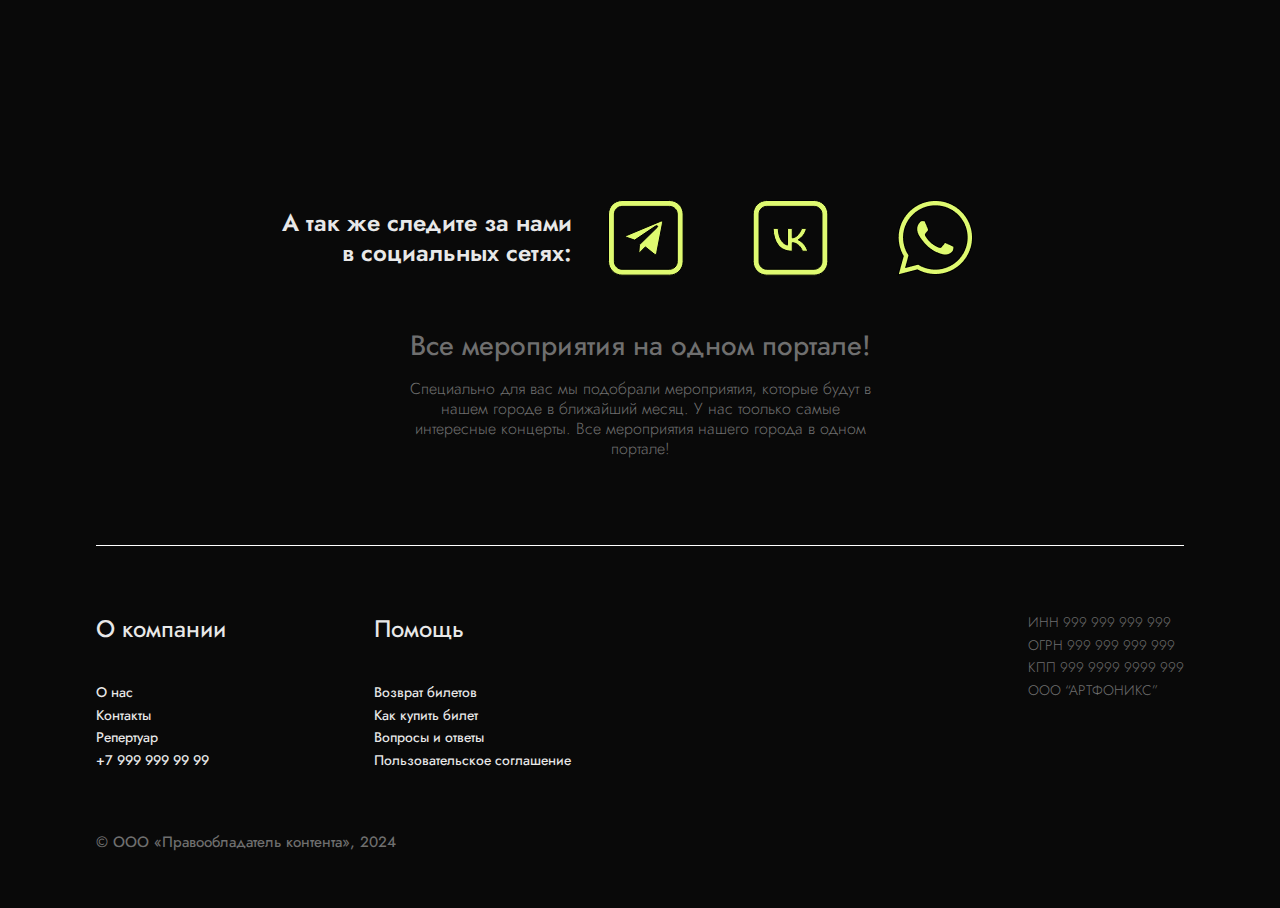
<file: information.html>
<!DOCTYPE html>
<html lang="ru">
<head>
    <meta charset="UTF-8">
    <meta name="viewport" content="width=device-width, initial-scale=1.0">
    <title>ARTFONIX-TEST</title>
    <!-- Swiper css -->
    <link rel="stylesheet" href="https://cdn.jsdelivr.net/npm/swiper@11/swiper-bundle.min.css" />
    <!-- Swiper css -->
    <!-- favicon -->
    <link rel="icon" href="./assets/images/logo/icons.svg">
    <!-- favicon -->
    <!-- fonts -->
    <link rel="preconnect" href="https://fonts.googleapis.com">
    <link rel="preconnect" href="https://fonts.gstatic.com" crossorigin>
    <link href="https://fonts.googleapis.com/css2?family=Lato:ital,wght@0,100;0,300;0,400;0,700;0,900;1,100;1,300;1,400;1,700;1,900&family=Roboto:ital,wght@0,100;0,300;0,400;0,500;0,700;0,900;1,100;1,300;1,400;1,500;1,700;1,900&display=swap" rel="stylesheet">
    <link rel="stylesheet" href="./assets/fonts/FuturaPT/stylesheet.css">
    <link rel="stylesheet" href="./assets/fonts/NunitoSans/stylesheet.css">
    <!-- fonts -->
    <!-- bootstrap -->
    <link rel="stylesheet" href="./assets/scss/vendors/bootstrap.css">
    <!-- bootstrap -->
    <!-- css link -->
    <link rel="stylesheet" href="./assets/scss/style.css">
    <!-- css link -->
</head>
<body>
    <div class="wrapper">

      <!-- header -->
      <header class="header position-relative">
          <div class="container-sm">
              <div class="header_in d-flex align-items-center justify-content-between">
                  <a href="/" class="header_logo">
                      <img src="./assets/images/logo/header_logo.svg" alt="">
                  </a>
                  <nav class="header_nav">
                      <ul>
                          <li>
                              <a href="#">
                                  Главная
                                  <svg width="12" height="7" viewBox="0 0 12 7" fill="none" xmlns="http://www.w3.org/2000/svg">
                                      <path d="M11.8332 1.16667L5.99984 7L0.166504 1.16667L1.20192 0.13125L5.99984 4.92917L10.7978 0.13125L11.8332 1.16667Z" fill="white"/>
                                  </svg>
                              </a>
                          </li>
                          <li>
                              <a href="#">
                                  Афиша
                              </a>
                          </li>
                          <li>
                              <a href="#">
                                  Контакты
                              </a>
                          </li>
                          <li>
                              <a href="#">
                                  Статьи
                              </a>
                          </li>
                          <li>
                              <a href="#">
                                  О нас
                              </a>
                          </li>
                      </ul>
                  </nav>
                  <div class="header_right d-flex align-items-center">
                      <button class="header_nav_btn">
                          <img src="./assets/images/icons/burger_btn.svg" alt="">
                      </button>
                      <a href="tel:+79999999999" class="header_phone d-flex align-items-center">
                          <img src="./assets/images/icons/header_phone.svg" alt="">
                          <span>
                              +7 999 999 99 99
                          </span>
                      </a>
                  </div>
              </div>
          </div>
      </header>
      <!-- header -->

      <!-- main -->
      <main>

        <!-- information -->
        <section class="information">
          <div class="container-sm">
            <div class="row align-items-center information_block one">
              <div class="col-md-6">
                <div class="information_card_left">
                  <h3 class="section_title information_block_title">
                    Заголовок<br> в две строки
                  </h3>
                </div>
              </div>
              <div class="col-md-6">
                <div class="information_card_right">
                  <p class="main_text information_block_text">
                    Свободное, универсальное место для текста Свободное, универсальное место для текста Свободное, универсальное место для текста Свободное, универсальное место для текста Свободное, универсальное место для текста Свободное, универсальное место для текста Свободное, универсальное место для текста Свободное, универсальное место для текста
                  </p>
                </div>
              </div>
            </div>
            <div class="row align-items-center information_block">
              <div class="col-md-6">
                <div class="information_card">
                  <div class="information_card_left">
                    <div class="information_img position-relative">
                      <img class="information_card_img" src="./assets/images/information_img1.png" alt="">
                      <button class="position-absolute play_btn">
                        <img src="./assets/images/icons/play_icon.svg" alt="">
                      </button>
                    </div>
                  </div>
                </div>
              </div>
              <div class="col-md-6">
                <div class="information_card">
                  <div class="information_card_right">
                    <h6>
                      Заголовок 2
                    </h6>
                    <p class="main_text">
                      Свободное, универсальное место для текста Свободное, универсальное место для текста Свободное, универсальное место для текста Свободное, универсальное место для текста Свободное, универсальное место для текста Свободное, универсальное место для текста Свободное, универсальное место для текста Свободное, универсальное место для текста
                    </p>
                  </div>
                </div>
              </div>
            </div>
            <div class="row align-items-center information_block">
              <div class="col-md-6">
                <div class="information_card">
                  <div class="information_card_left">
                    <div class="information_img position-relative">
                      <img class="information_card_img" src="./assets/images/information_img2.png" alt="">
                    </div>
                  </div>
                </div>
              </div>
              <div class="col-md-6">
                <div class="information_card_right">
                  <h3 class="section_title">
                    Заголовок<br>
                    в две строки
                  </h3>
                  <p class="main_text">
                    Свободное, универсальное место для текста Свободное, универсальное место для текста Свободное, универсальное место для текста Свободное, универсальное место для текста Свободное, универсальное место для текста Свободное, универсальное место для текста Свободное, универсальное место для текста Свободное, универсальное место для текста
                  </p>
                </div>
              </div>
            </div>
          </div>
        </section>
        <!-- information -->

        <!-- contact -->
        <section class="contact">
            <div class="container">
                <div class="contact_in">
                    <div class="contact_top d-flex align-items-center">
                        <h5>
                            А так же следите за нами<br> в социальных сетях:
                        </h5>
                        <div class="contact_social d-flex align-items-center">
                            <a href="#">
                                <img src="/assets/images/icons/telegram_icon.svg" alt="">
                            </a>
                            <a href="#">
                                <img src="/assets/images/icons/vk_icon.svg" alt="">
                            </a>
                            <a href="#">
                                <img src="/assets/images/icons/whatsapp_icon.png" alt="">
                            </a>
                        </div>
                    </div>
                    <h6 class="text-center">
                        Все мероприятия на одном портале!
                    </h6>
                    <p class="text-center">
                        Специально для вас мы подобрали мероприятия, которые будут в нашем городе в ближайший месяц. У нас тоолько самые интересные концерты. Все мероприятия нашего города в одном портале!
                    </p>
                </div>
            </div>
        </section>
        <!-- contact -->
      </main>
      <!-- main -->

      <!-- footer -->
      <footer class="footer">
          <div class="container">
              <div class="footer_wrapper">
                  <div class="row footer_in">
                      <div class="col-6 col-md-3">
                          <h6>
                              О компании
                          </h6>
                          <ul class="d-flex flex-column">
                              <li>
                                  <a href="#">
                                      О нас
                                  </a>
                              </li>
                              <li>
                                  <a href="#">
                                      Контакты
                                  </a>
                              </li>
                              <li>
                                  <a href="#">
                                      Репертуар
                                  </a>
                              </li>
                              <li>
                                  <a href="tel:+79999999999">
                                      +7 999 999 99 99
                                  </a>
                              </li>
                          </ul>
                      </div>
                      <div class="col-6 col-md-3">
                          <h6>
                              Помощь
                          </h6>
                          <ul class="d-flex flex-column">
                              <li>
                                  <a href="#">
                                      Возврат билетов
                                  </a>
                              </li>
                              <li>
                                  <a href="#">
                                      Как купить билет
                                  </a>
                              </li>
                              <li>
                                  <a href="#">
                                      Вопросы и ответы
                                  </a>
                              </li>
                              <li>
                                  <a href="#">
                                      Пользовательское соглашение
                                  </a>
                              </li>
                          </ul>
                      </div>
                      <div class="col-4 col-sm-6 col-md-6">
                          <ul class="d-flex align-items-start flex-column footer_number">
                              <li>
                                  <span>
                                      ИНН 999 999 999 999
                                  </span>
                              </li>
                              <li>
                                  <span>
                                      ОГРН 999 999 999 999
                                  </span>
                              </li>
                              <li>
                                  <span>
                                      КПП 999 9999 9999 999
                                  </span>
                              </li>
                              <li>
                                  <span>
                                      ООО “Артфоникс”
                                  </span>
                              </li>
                          </ul>
                      </div>
                      <div class="col-8 col-sm-6 col-md-12">
                          <span class="footer_bottom_text">
                              © ООО «Правообладатель контента», 2024
                          </span>
                          <a href="/" class="footer_logo">
                              <img src="./assets/images/logo/footer_icon.svg" alt="">
                          </a>
                      </div>
                  </div>
              </div>
          </div>
      </footer>
      <!-- footer -->
    </div>

    <!-- bootstrap -->
    <script src="./assets/scripts/bootstrap.js"></script>
    <!-- bootstrap -->
    <!-- Swiper js -->
    <script src="https://cdn.jsdelivr.net/npm/swiper@11/swiper-bundle.min.js" defer></script>
    <!-- Swiper js -->
    <!-- js file -->
    <script src="./assets/scripts/main.js" defer></script>
    <!-- js file -->
</body>
</html>
</file>
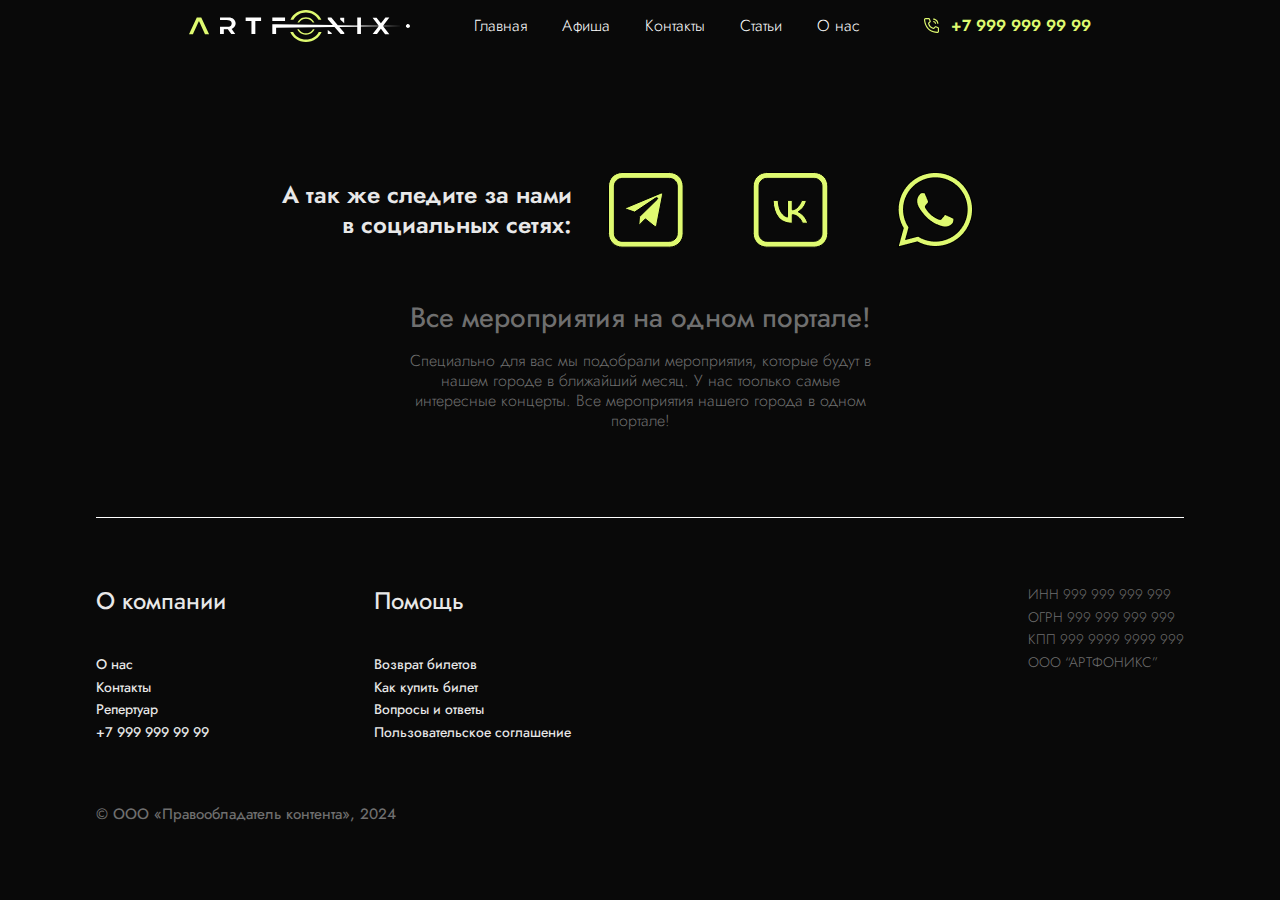
<file: purchase.html>
<!DOCTYPE html>
<html lang="ru">
<head>
    <meta charset="UTF-8">
    <meta name="viewport" content="width=device-width, initial-scale=1.0">
    <title>ARTFONIX-TEST</title>
    <!-- Swiper css -->
    <link rel="stylesheet" href="https://cdn.jsdelivr.net/npm/swiper@11/swiper-bundle.min.css" />
    <!-- Swiper css -->
    <!-- favicon -->
    <link rel="icon" href="./assets/images/logo/icons.svg">
    <!-- favicon -->
    <!-- fonts -->
    <link rel="preconnect" href="https://fonts.googleapis.com">
    <link rel="preconnect" href="https://fonts.gstatic.com" crossorigin>
    <link href="https://fonts.googleapis.com/css2?family=Lato:ital,wght@0,100;0,300;0,400;0,700;0,900;1,100;1,300;1,400;1,700;1,900&family=Roboto:ital,wght@0,100;0,300;0,400;0,500;0,700;0,900;1,100;1,300;1,400;1,500;1,700;1,900&display=swap" rel="stylesheet">
    <link rel="stylesheet" href="./assets/fonts/FuturaPT/stylesheet.css">
    <link rel="stylesheet" href="./assets/fonts/NunitoSans/stylesheet.css">
    <!-- fonts -->
    <!-- bootstrap -->
    <link rel="stylesheet" href="./assets/scss/vendors/bootstrap.css">
    <!-- bootstrap -->
    <!-- css link -->
    <link rel="stylesheet" href="./assets/scss/style.css">
    <!-- css link -->
</head>
<body class="body_in">
    <div class="wrapper">

        <!-- header -->
        <header class="header position-relative">
            <div class="container-sm">
                <div class="header_in d-flex align-items-center justify-content-between">
                    <a href="/" class="header_logo">
                        <img src="./assets/images/logo/header_logo.svg" alt="">
                    </a>
                    <nav class="header_nav">
                        <ul>
                            <li>
                                <a href="#">
                                    Главная
                                    <svg width="12" height="7" viewBox="0 0 12 7" fill="none" xmlns="http://www.w3.org/2000/svg">
                                        <path d="M11.8332 1.16667L5.99984 7L0.166504 1.16667L1.20192 0.13125L5.99984 4.92917L10.7978 0.13125L11.8332 1.16667Z" fill="white"/>
                                    </svg>
                                </a>
                            </li>
                            <li>
                                <a href="#">
                                    Афиша
                                </a>
                            </li>
                            <li>
                                <a href="#">
                                    Контакты
                                </a>
                            </li>
                            <li>
                                <a href="#">
                                    Статьи
                                </a>
                            </li>
                            <li>
                                <a href="#">
                                    О нас
                                </a>
                            </li>
                        </ul>
                    </nav>
                    <div class="header_right d-flex align-items-center">
                        <button class="header_nav_btn">
                            <img src="./assets/images/icons/burger_btn.svg" alt="">
                        </button>
                        <a href="tel:+79999999999" class="header_phone d-flex align-items-center">
                            <img src="./assets/images/icons/header_phone.svg" alt="">
                            <span>
                                +7 999 999 99 99
                            </span>
                        </a>
                    </div>
                </div>
            </div>
        </header>
        <!-- header -->

        <!-- main -->
        <main>

          

          <!-- contact -->
          <section class="contact">
              <div class="container">
                  <div class="contact_in">
                      <div class="contact_top d-flex align-items-center">
                          <h5>
                              А так же следите за нами<br> в социальных сетях:
                          </h5>
                          <div class="contact_social d-flex align-items-center">
                              <a href="#">
                                  <img src="/assets/images/icons/telegram_icon.svg" alt="">
                              </a>
                              <a href="#">
                                  <img src="/assets/images/icons/vk_icon.svg" alt="">
                              </a>
                              <a href="#">
                                  <img src="/assets/images/icons/whatsapp_icon.png" alt="">
                              </a>
                          </div>
                      </div>
                      <h6 class="text-center">
                          Все мероприятия на одном портале!
                      </h6>
                      <p class="text-center">
                          Специально для вас мы подобрали мероприятия, которые будут в нашем городе в ближайший месяц. У нас тоолько самые интересные концерты. Все мероприятия нашего города в одном портале!
                      </p>
                  </div>
              </div>
          </section>
          <!-- contact -->
        </main>
        <!-- main -->

        <!-- footer -->
        <footer class="footer">
            <div class="container">
              <div class="footer_wrapper">
                <div class="row footer_in">
                    <div class="col-6 col-md-3">
                        <h6>
                            О компании
                        </h6>
                        <ul class="d-flex flex-column">
                            <li>
                                <a href="#">
                                    О нас
                                </a>
                            </li>
                            <li>
                                <a href="#">
                                    Контакты
                                </a>
                            </li>
                            <li>
                                <a href="#">
                                    Репертуар
                                </a>
                            </li>
                            <li>
                                <a href="tel:+79999999999">
                                    +7 999 999 99 99
                                </a>
                            </li>
                        </ul>
                    </div>
                    <div class="col-6 col-md-3">
                        <h6>
                            Помощь
                        </h6>
                        <ul class="d-flex flex-column">
                            <li>
                                <a href="#">
                                    Возврат билетов
                                </a>
                            </li>
                            <li>
                                <a href="#">
                                    Как купить билет
                                </a>
                            </li>
                            <li>
                                <a href="#">
                                    Вопросы и ответы
                                </a>
                            </li>
                            <li>
                                <a href="#">
                                    Пользовательское соглашение
                                </a>
                            </li>
                        </ul>
                    </div>
                    <div class="col-4 col-sm-6 col-md-6">
                        <ul class="d-flex align-items-start flex-column footer_number">
                            <li>
                                <span>
                                    ИНН 999 999 999 999
                                </span>
                            </li>
                            <li>
                                <span>
                                    ОГРН 999 999 999 999
                                </span>
                            </li>
                            <li>
                                <span>
                                    КПП 999 9999 9999 999
                                </span>
                            </li>
                            <li>
                                <span>
                                    ООО “Артфоникс”
                                </span>
                            </li>
                        </ul>
                    </div>
                    <div class="col-8 col-sm-6 col-md-12">
                        <span class="footer_bottom_text">
                            © ООО «Правообладатель контента», 2024
                        </span>
                        <a href="/" class="footer_logo">
                            <img src="./assets/images/logo/footer_icon.svg" alt="">
                        </a>
                    </div>
                </div>
              </div>
            </div>
        </footer>
        <!-- footer -->
    </div>

    <!-- bootstrap -->
    <script src="./assets/scripts/bootstrap.js"></script>
    <!-- bootstrap -->
    <!-- Swiper js -->
    <script src="https://cdn.jsdelivr.net/npm/swiper@11/swiper-bundle.min.js" defer></script>
    <!-- Swiper js -->
    <!-- js file -->
    <script src="./assets/scripts/main.js" defer></script>
    <!-- js file -->
</body>
</html>
</file>
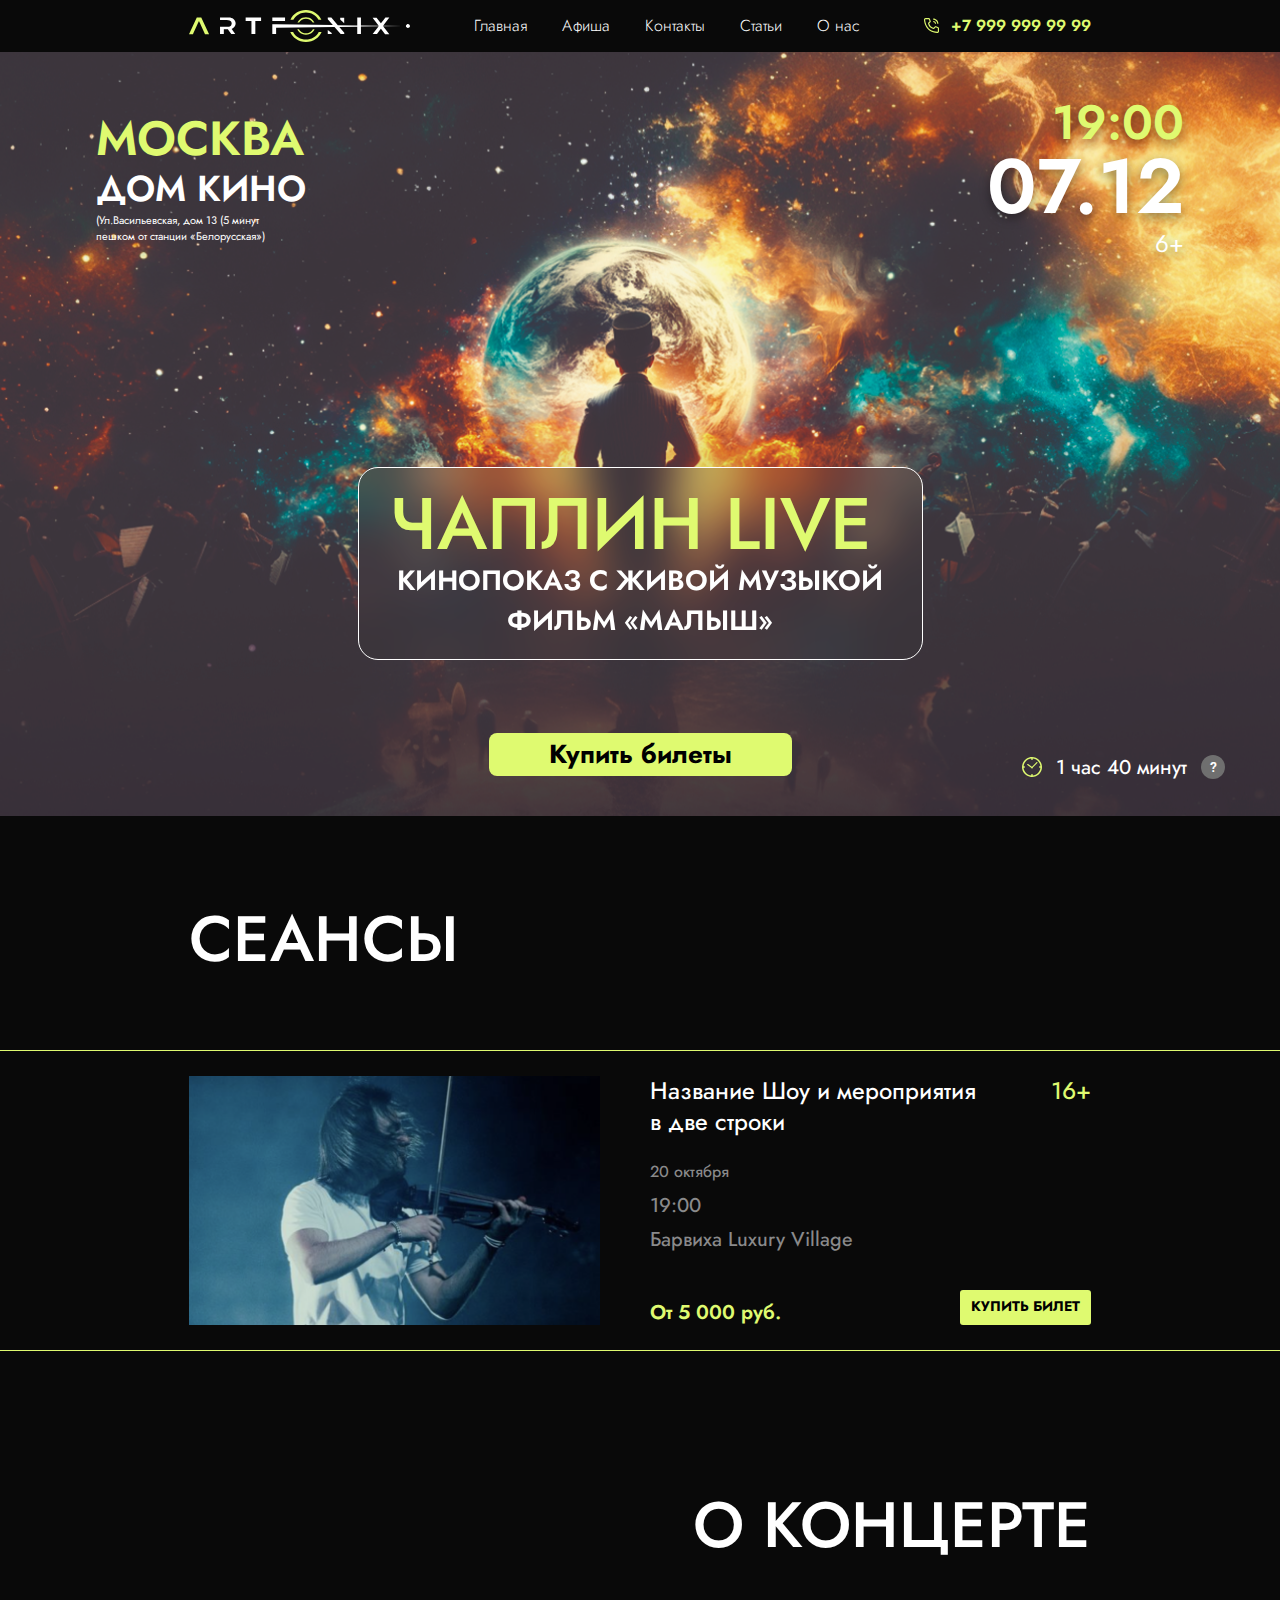
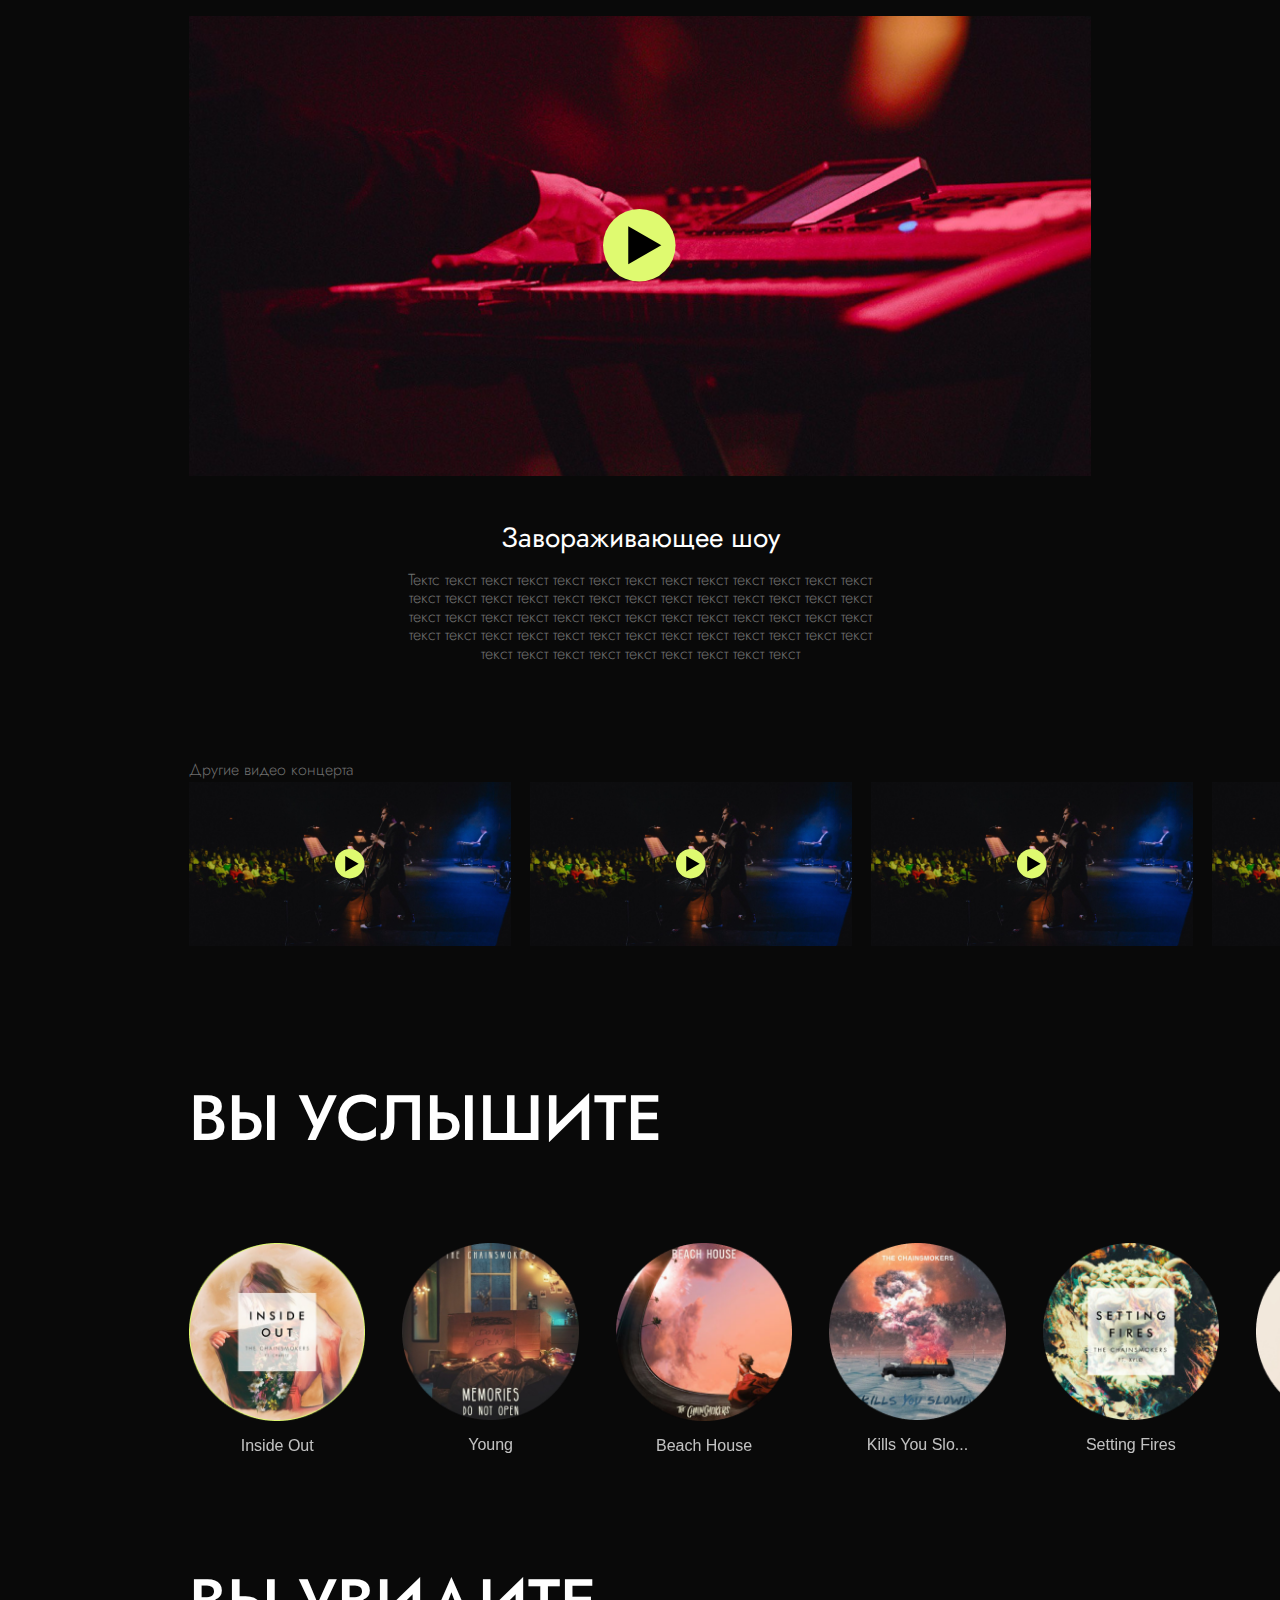
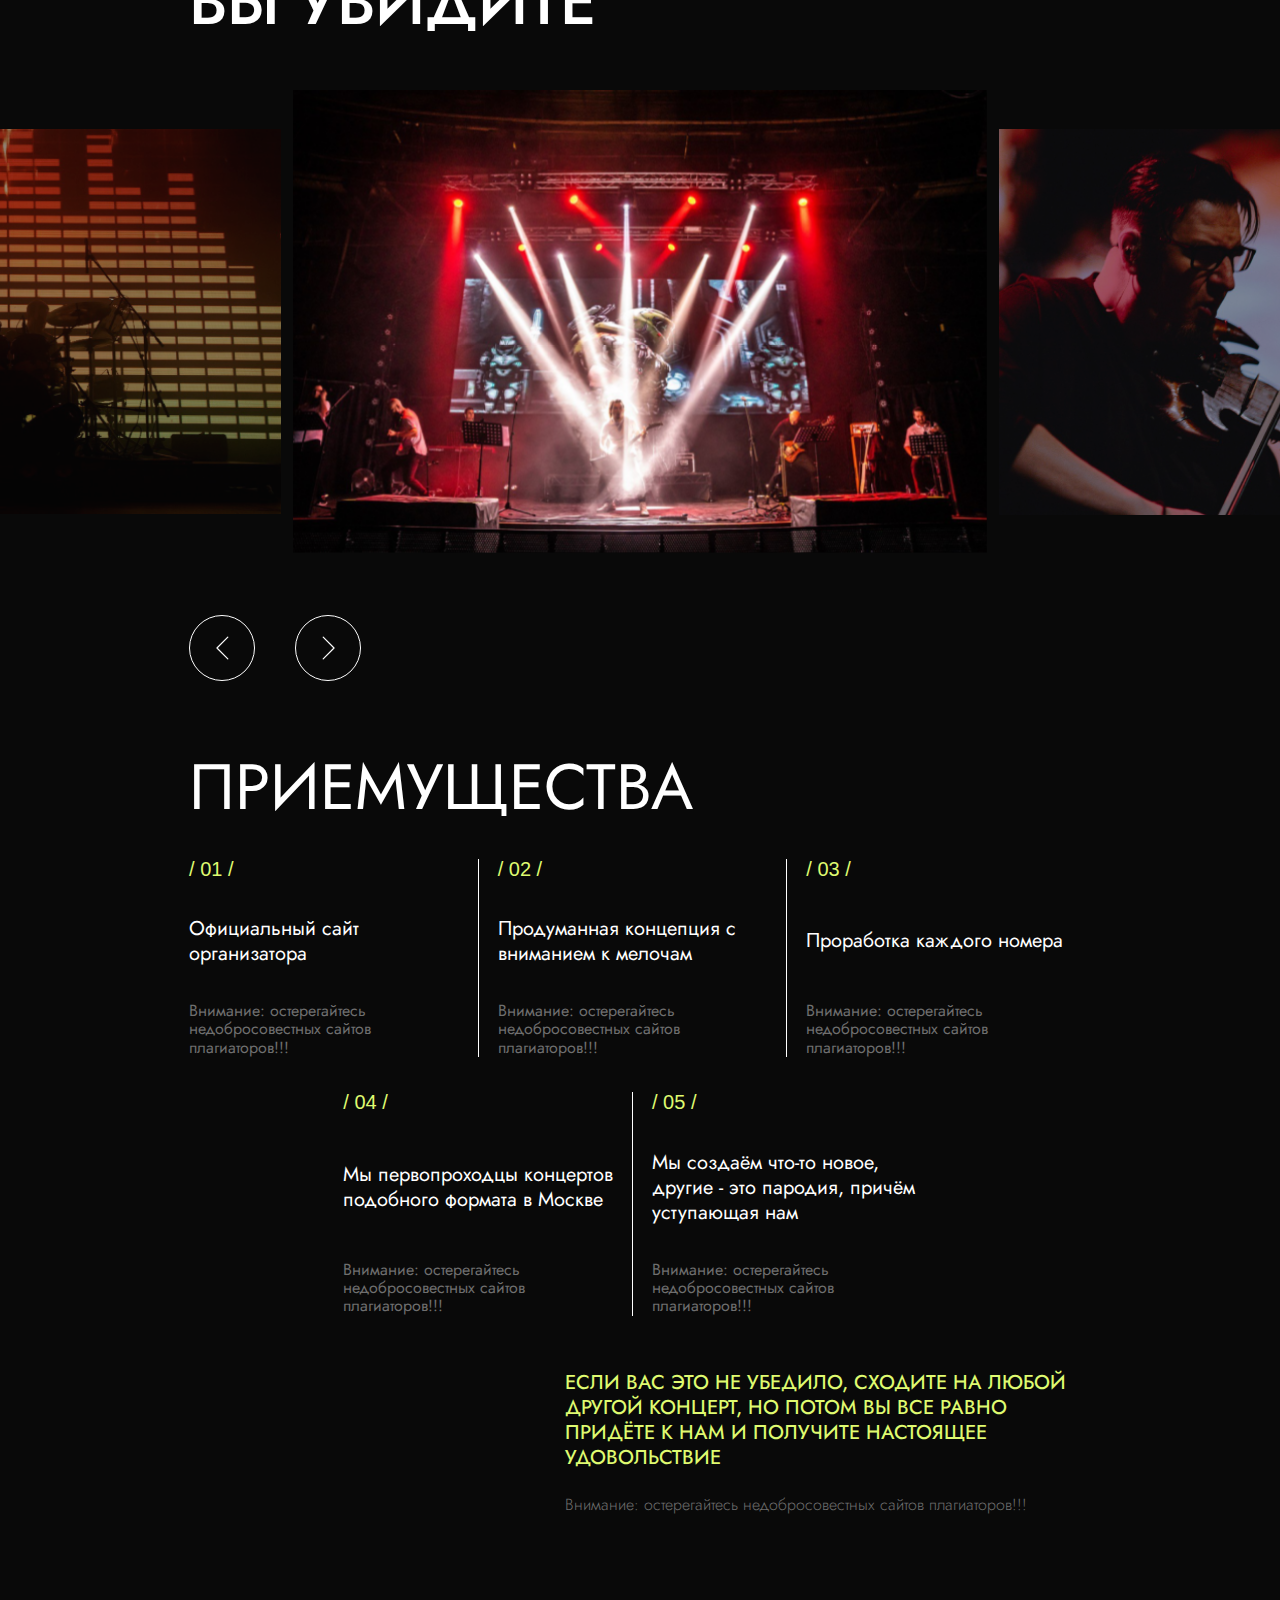
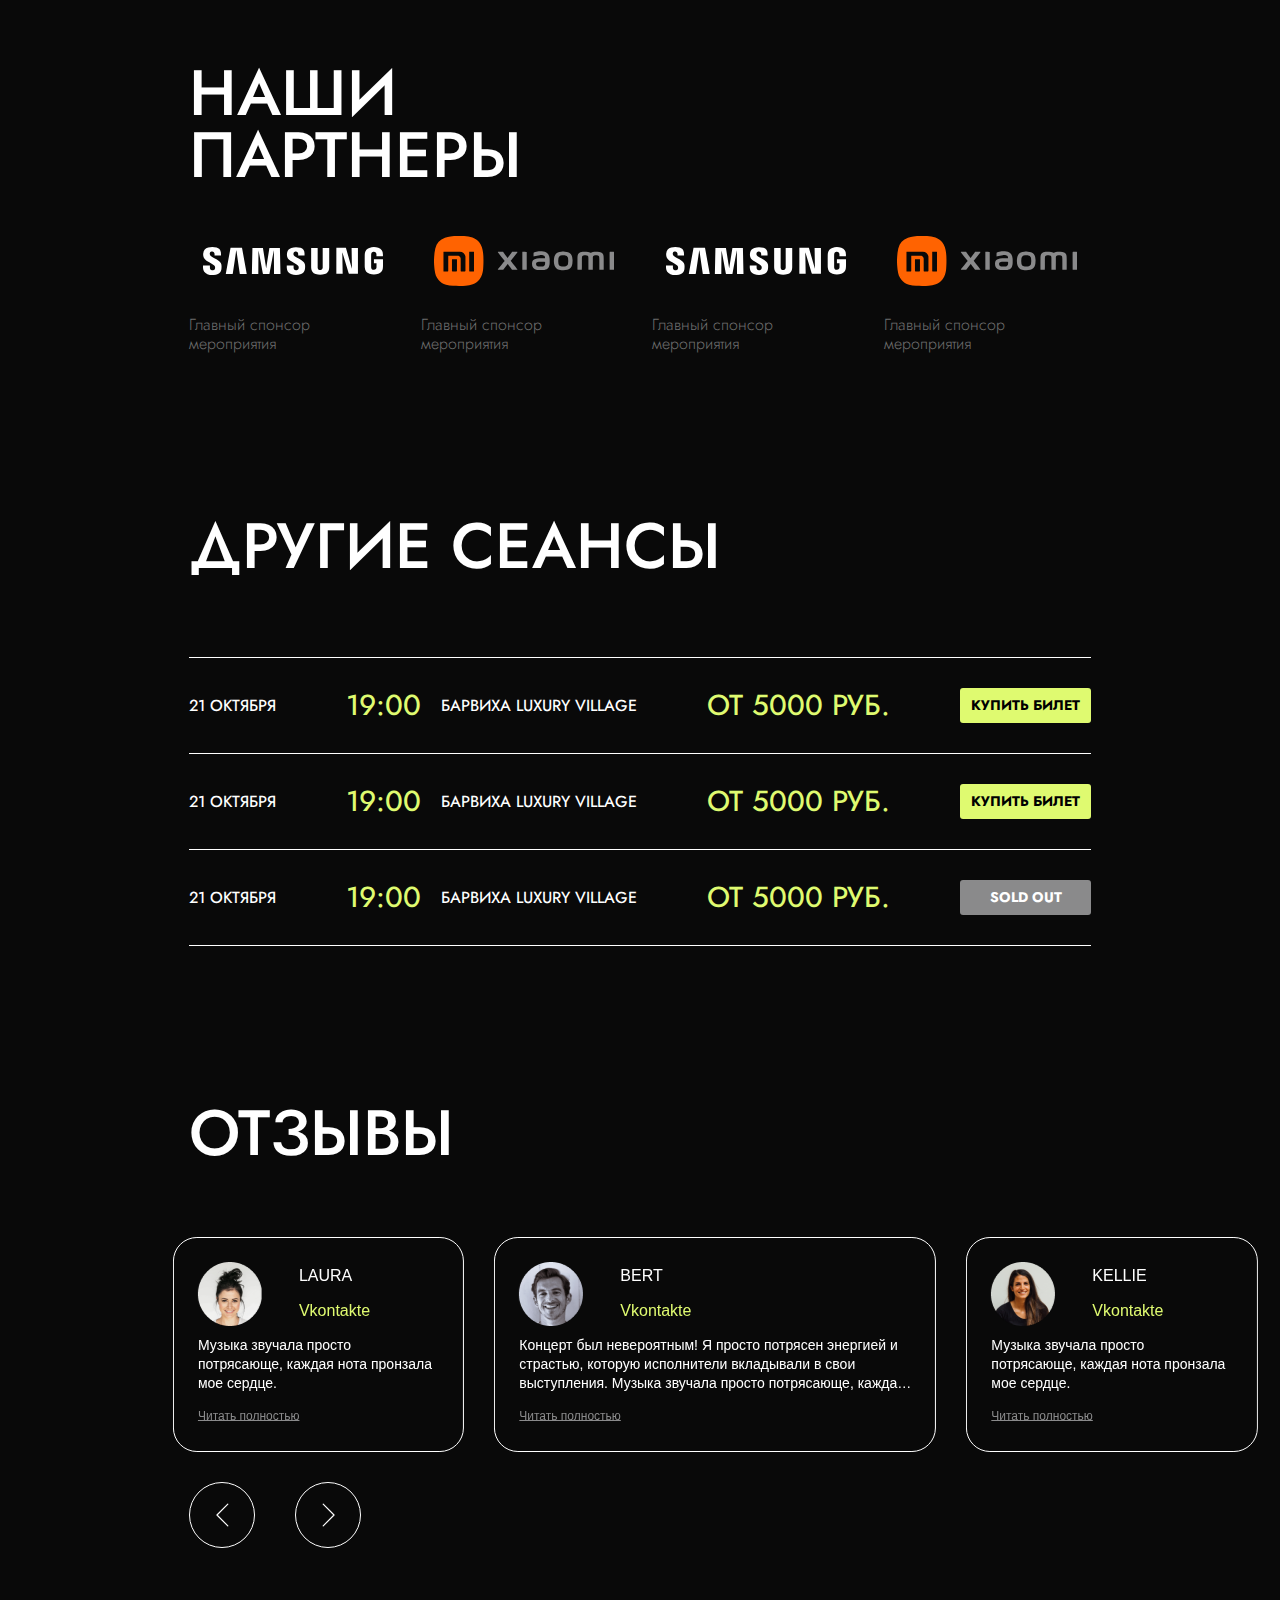
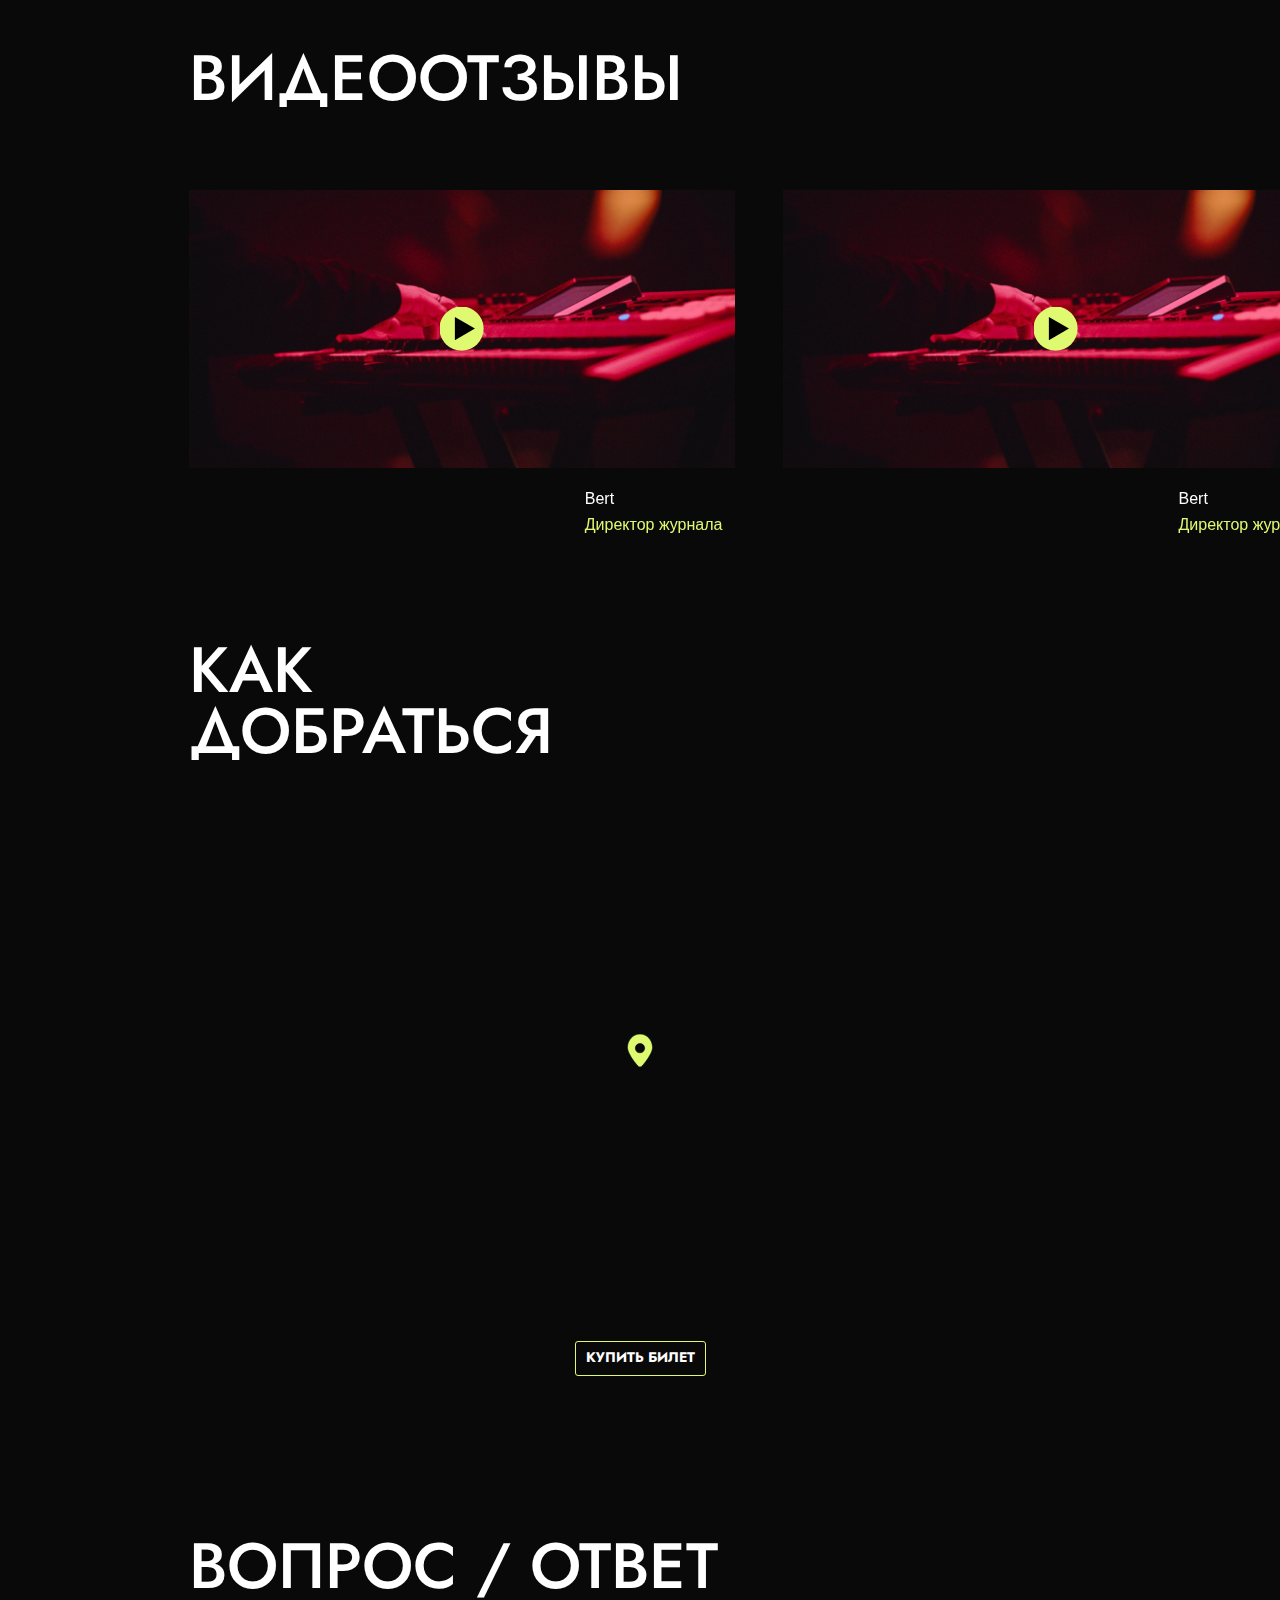
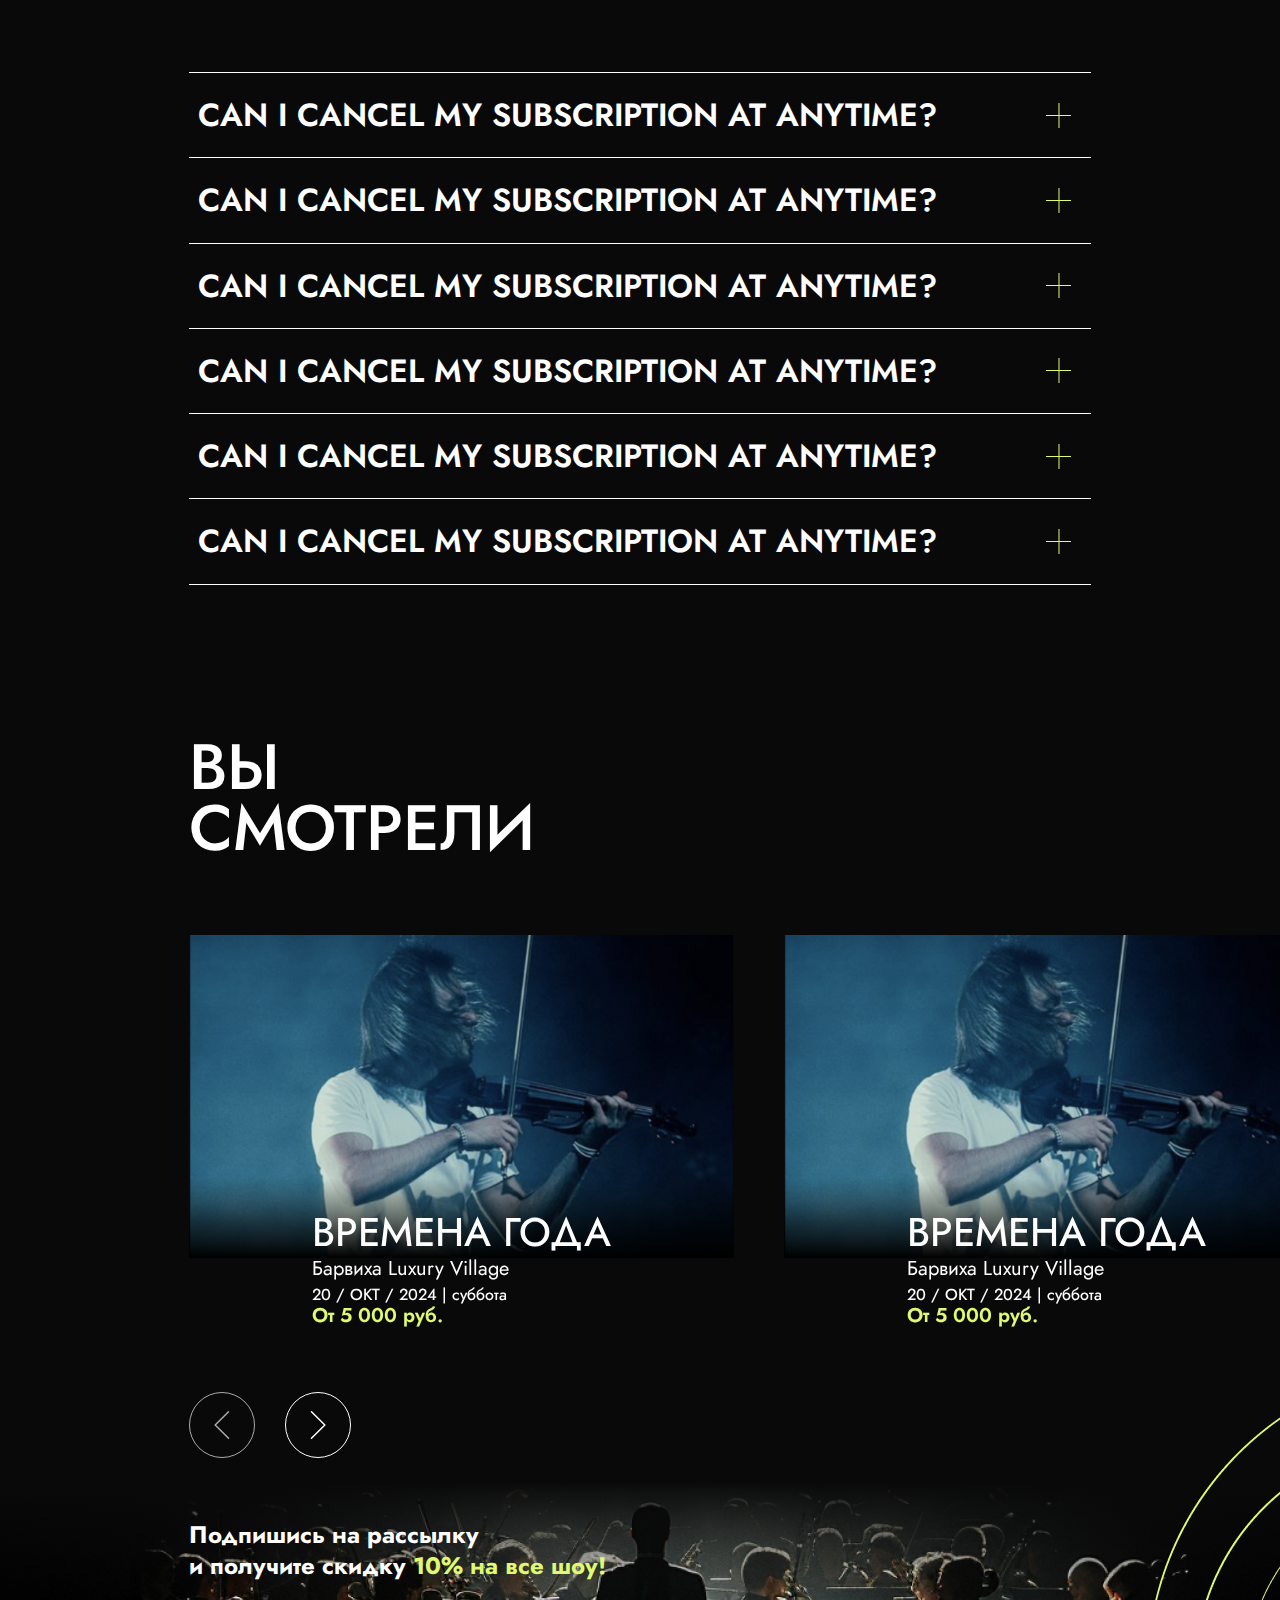
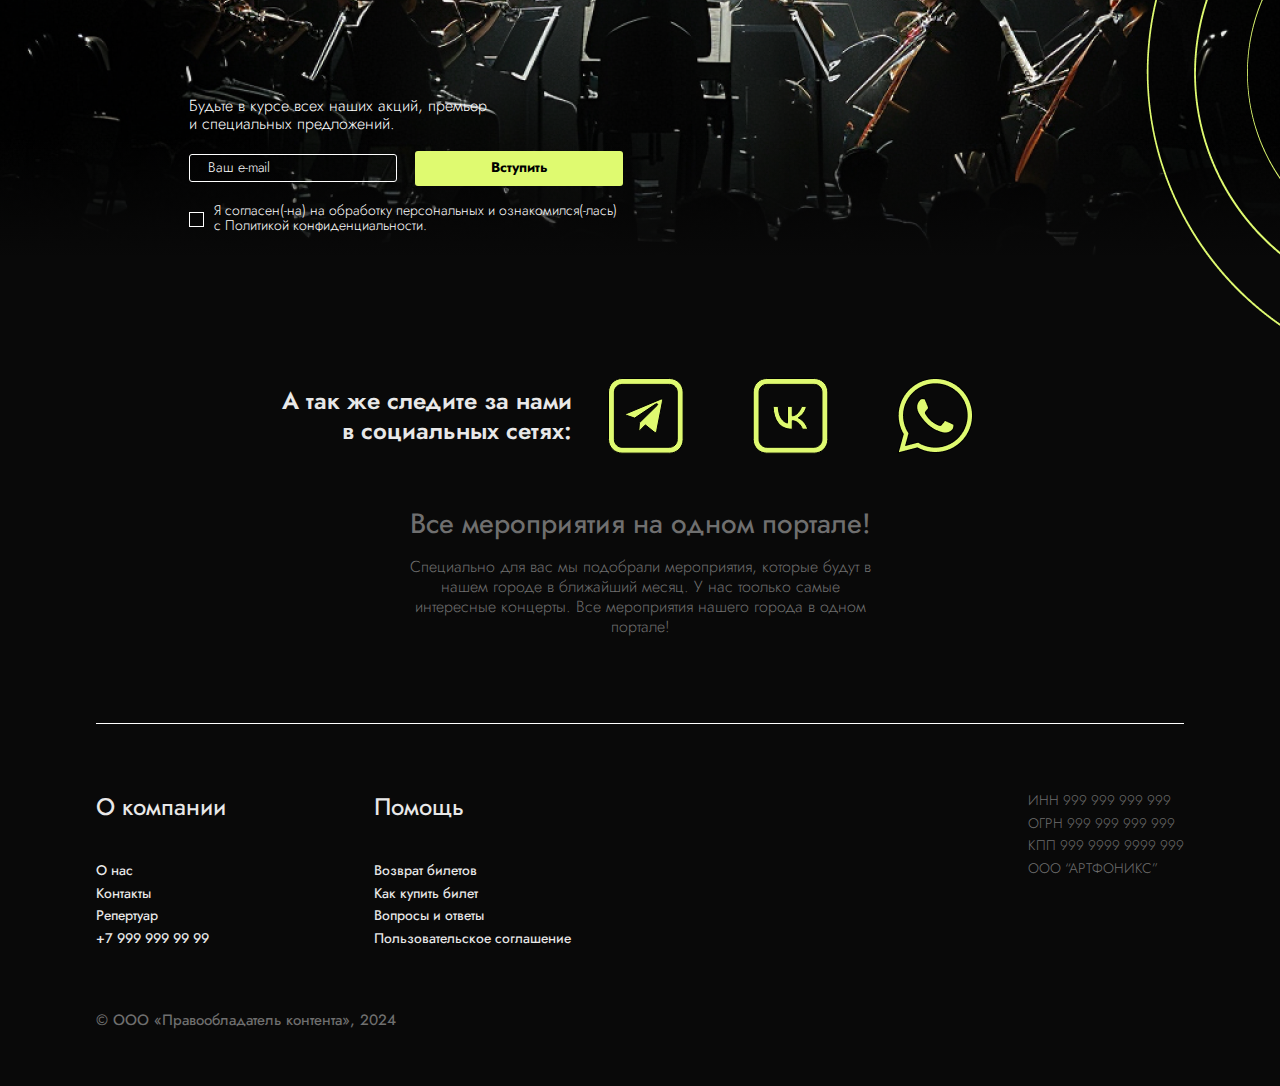
<file: seasons.html>
<!DOCTYPE html>
<html lang="ru">
<head>
    <meta charset="UTF-8">
    <meta name="viewport" content="width=device-width, initial-scale=1.0">
    <title>ARTFONIX-TEST</title>
    <!-- Swiper css -->
    <link rel="stylesheet" href="https://cdn.jsdelivr.net/npm/swiper@11/swiper-bundle.min.css" />
    <!-- Swiper css -->
    <!-- favicon -->
    <link rel="icon" href="./assets/images/logo/icons.svg">
    <!-- favicon -->
    <!-- fonts -->
    <link rel="preconnect" href="https://fonts.googleapis.com">
    <link rel="preconnect" href="https://fonts.gstatic.com" crossorigin>
    <link href="https://fonts.googleapis.com/css2?family=Lato:ital,wght@0,100;0,300;0,400;0,700;0,900;1,100;1,300;1,400;1,700;1,900&family=Roboto:ital,wght@0,100;0,300;0,400;0,500;0,700;0,900;1,100;1,300;1,400;1,500;1,700;1,900&display=swap" rel="stylesheet">
    <link rel="stylesheet" href="./assets/fonts/FuturaPT/stylesheet.css">
    <link rel="stylesheet" href="./assets/fonts/NunitoSans/stylesheet.css">
    <!-- fonts -->
    <!-- bootstrap -->
    <link rel="stylesheet" href="./assets/scss/vendors/bootstrap.css">
    <!-- bootstrap -->
    <!-- css link -->
    <link rel="stylesheet" href="./assets/scss/style.css">
    <!-- css link -->
</head>
<body class="">
    <div class="wrapper">

        <!-- header -->
        <header class="header position-relative">
            <div class="container-sm">
                <div class="header_in d-flex align-items-center justify-content-between">
                    <a href="/" class="header_logo">
                        <img src="./assets/images/logo/header_logo.svg" alt="">
                    </a>
                    <nav class="header_nav">
                        <ul>
                            <li>
                                <a href="#">
                                    Главная
                                    <svg width="12" height="7" viewBox="0 0 12 7" fill="none" xmlns="http://www.w3.org/2000/svg">
                                        <path d="M11.8332 1.16667L5.99984 7L0.166504 1.16667L1.20192 0.13125L5.99984 4.92917L10.7978 0.13125L11.8332 1.16667Z" fill="white"/>
                                    </svg>
                                </a>
                            </li>
                            <li>
                                <a href="#">
                                    Афиша
                                </a>
                            </li>
                            <li>
                                <a href="#">
                                    Контакты
                                </a>
                            </li>
                            <li>
                                <a href="#">
                                    Статьи
                                </a>
                            </li>
                            <li>
                                <a href="#">
                                    О нас
                                </a>
                            </li>
                        </ul>
                    </nav>
                    <div class="header_right d-flex align-items-center">
                        <button class="header_nav_btn">
                            <img src="./assets/images/icons/burger_btn.svg" alt="">
                        </button>
                        <a href="tel:+79999999999" class="header_phone d-flex align-items-center">
                            <img src="./assets/images/icons/header_phone.svg" alt="">
                            <span>
                                +7 999 999 99 99
                            </span>
                        </a>
                    </div>
                </div>
            </div>
        </header>
        <!-- header -->

        <!-- main -->
        <main>

          <!-- seasons_home -->
          <div class="seasons_home position-relative">
              <div class="container position-relative">
                  <div class="seasons_home_text position-relative d-flex flex-column align-items-center">
                    <div class="seasons_home_text_top">
                      <div class="seasons_home_text_left">
                        <h4>
                          москва
                        </h4>
                        <h6>
                          дом кино
                        </h6>
                        <p>
                          (Ул.Васильевская, дом 13 (5 минут пешком от станции «Белорусская»)
                        </p>
                      </div>
                      <div class="seasons_home_text_right">
                        <h4>
                          19:00
                        </h4>
                        <h5>
                          07.12
                        </h5>
                        <h6>
                          6+
                        </h6>
                      </div>
                    </div>
                      <div class="seasons_home_center">
                        <h1 class="section_title">
                          Чаплин live
                        </h1>
                        <span>
                          кинопоказ с живой музыкой ФИЛЬМ «МАЛЫШ»
                        </span>
                      </div>

                      <button class="main_btn">
                        Купить билеты
                      </button>
                  </div>
              </div>
              <div class="seasons_timer">
                <div class="seasons_timer_text">
                  <p>
                    Также закладываете <span>10 минут</span> перед началом мероприятия и <span>10 минут</span> на гардероб
                  </p>
                </div>
                <div class="timer">
                  <img src="./assets/images/icons/clock_img.svg" alt="">
                  <span>
                    1 час  40 минут
                  </span>
                  <div class="icon seasons_timer_icon">
                    ?
                  </div>
                </div>
              </div>
          </div>
          <!-- seasons_home -->

          <!-- sessions_block -->
          <section class="sessions_block">
            <div class="container-sm">
              <h3 class="section_title">
                Сеансы
              </h3>
            </div>
            <h6 class="media_title">
              Название Шоу и мероприятия
              <span>
                16+
              </span>
            </h6>
            <div class="sessions_block_in">
              <div class="container-sm">
                <ul class="sessions_block_in_list">
                  <li class="list_block">
                    <div class="list_block_img">
                      <img src="./assets/images/sessions_block_img.png" alt="">
                    </div>
                    <div class="list_block_media_text">
                      <ul>
                        <li>
                          <span>
                            20 октября
                          </span>
                        </li>
                        <li>
                          <span>
                            19:00
                          </span>
                        </li>
                        <li>
                          <p>
                            Барвиха Luxury Village
                          </p>
                        </li>
                      </ul>
                    </div>
                    <div class="list_block_text">
                      <div class="list_block_text_top">
                        <h6>
                          Название Шоу и мероприятия<br> в две строки
                          <span>
                            16+
                          </span>
                        </h6>
                        <ul>
                          <li>
                            <span>
                              20 октября
                            </span>
                          </li>
                          <li>
                            <p>
                              19:00
                            </p>
                          </li>
                          <li>
                            <p>
                              Барвиха Luxury Village
                            </p>
                          </li>
                        </ul>
                      </div>
                      <div class="list_block_btn">
                        <span>
                          От 5 000 руб.
                        </span>
                        <button class="main_btn">
                          КУПИТЬ БИЛЕТ
                        </button>
                      </div>
                    </div>
                  </li>
                </ul>
                <button class="main_btn media_btn">
                  КУПИТЬ БИЛЕТ
                </button>
              </div>
            </div>
          </section>
          <!-- sessions_block -->

          <!-- concert -->
          <section class="concert">
            <div class="container-sm">
              <div class="concert_title d-flex justify-content-md-end">
                <h3 class="section_title">
                  О концерте
                </h3>
              </div>
              <div class="concert_block_video position-relative">
                <img class="concert_img" src="./assets/images/concert_img.png" alt="">
                <button class="position-absolute">
                  <img src="./assets/images/icons/play_icon.svg" alt="">
                </button>
              </div>
              <div class="concert_text text-center">
                <h6>
                  Завораживающее шоу
                </h6>
                <p class="main_text">
                  Тектс текст  текст текст текст текст текст текст текст текст текст текст текст текст текст текст текст текст текст текст текст текст текст текст текст текст текст текст текст текст текст текст текст текст текст текст текст текст текст текст текст текст текст текст текст текст текст текст текст текст текст текст текст текст текст текст текст текст текст текст текст
                </p>
              </div>
              <div class="concert_slider">
                <span class="main_text">
                  Другие видео концерта
                </span>
                <div class="concertSwiper">
                  <div class="swiper-wrapper">
                    <div class="swiper-slide">
                      <div class="concert_block position-relative">
                        <button class="position-absolute">
                          <img class="concert_block_img" src="./assets/images/icons/play_icon.svg" alt="">
                        </button>
                        <img src="./assets/images/concert_slide.png" alt="">
                      </div>
                    </div>
                    <div class="swiper-slide">
                      <div class="concert_block position-relative">
                        <button class="position-absolute">
                          <img class="concert_block_img" src="./assets/images/icons/play_icon.svg" alt="">
                        </button>
                        <img src="./assets/images/concert_slide.png" alt="">
                      </div>
                    </div>
                    <div class="swiper-slide">
                      <div class="concert_block position-relative">
                        <button class="position-absolute">
                          <img class="concert_block_img" src="./assets/images/icons/play_icon.svg" alt="">
                        </button>
                        <img src="./assets/images/concert_slide.png" alt="">
                      </div>
                    </div>
                    <div class="swiper-slide">
                      <div class="concert_block position-relative">
                        <button class="position-absolute">
                          <img class="concert_block_img" src="./assets/images/icons/play_icon.svg" alt="">
                        </button>
                        <img src="./assets/images/concert_slide.png" alt="">
                      </div>
                    </div>
                  </div>
                </div>
              </div>
            </div>
          </section>
          <!-- concert -->

          <!-- hear_slider -->
          <section class="hear_slider">
            <div class="container-sm">
              <h3 class="section_title">
                Вы услышите
              </h3>
              <div class="hearSwiper">
                <div class="swiper-wrapper">
                  <div class="swiper-slide">
                    <div class="hear_block">
                      <img src="./assets/images/hear1.png" alt="">
                      <span>
                        Inside Out
                      </span>
                    </div>
                  </div>
                  <div class="swiper-slide">
                    <div class="hear_block">
                      <img src="./assets/images/hear2.png" alt="">
                      <span>
                        Young
                      </span>
                    </div>
                  </div>
                  <div class="swiper-slide">
                    <div class="hear_block">
                      <img src="./assets/images/hear3.png" alt="">
                      <span>
                        Beach House
                      </span>
                    </div>
                  </div>
                  <div class="swiper-slide">
                    <div class="hear_block">
                      <img src="./assets/images/hear4.png" alt="">
                      <span>
                        Kills You Slo...
                      </span>
                    </div>
                  </div>
                  <div class="swiper-slide">
                    <div class="hear_block">
                      <img src="./assets/images/hear5.png" alt="">
                      <span>
                        Setting Fires
                      </span>
                    </div>
                  </div>
                  <div class="swiper-slide">
                    <div class="hear_block">
                      <img src="./assets/images/hear6.png" alt="">
                      <span>
                        Somebody
                      </span>
                    </div>
                  </div>
                  <div class="swiper-slide">
                    <div class="hear_block">
                      <img src="./assets/images/hear7.png" alt="">
                      <span>
                        Somebody
                      </span>
                    </div>
                  </div>
                </div>
            </div>
          </section>
          <!-- hear_slider -->

          <!-- see_slider -->
          <section class="see_slider">
            <div class="container-sm">
              <h3 class="section_title">
                Вы увидите
              </h3>
              <div class="seeSwiper">
                <div class="swiper-wrapper">
                  <div class="swiper-slide">
                    <div class="see_block">
                      <div class="see_block_bg"></div>
                      <img src="./assets/images/see1.png" alt="">
                    </div>
                  </div>
                  <div class="swiper-slide">
                    <div class="see_block">
                      <div class="see_block_bg"></div>
                      <img src="./assets/images/see2.png" alt="">
                    </div>
                  </div>
                  <div class="swiper-slide">
                    <div class="see_block">
                      <div class="see_block_bg"></div>
                      <img src="./assets/images/see3.png" alt="">
                    </div>
                  </div>
                </div>
              </div>
              <div class="see_btns">
                <button class="see-button-prev see_btn">
                  <svg width="16" height="30" viewBox="0 0 16 30" fill="none" xmlns="http://www.w3.org/2000/svg">
                  <path d="M14.5293 28.3054L1.1663 14.9999L14.5293 1.69442" stroke="white" stroke-width="1.5" stroke-linecap="round" stroke-linejoin="round"/>
                  </svg>
              </button>
              <button class="see-button-next see_btn">
                  <svg width="16" height="30" viewBox="0 0 16 30" fill="none" xmlns="http://www.w3.org/2000/svg">
                  <path d="M1.47168 1.69458L14.8347 15.0001L1.47168 28.3056" stroke="white" stroke-width="1.5" stroke-linecap="round" stroke-linejoin="round"/>
                  </svg>
              </button>
              </div>
            </div>
          </section>
          <!-- see_slider -->

          <!-- choose -->
          <section class="choose seasons_choose">
            <div class="container-sm">
              <div class="choose_title d-flex flex-column">
                <h3 class="title-lg">
                  Приемущества
                </h3>
              </div>
              <div class="row choose_cards justify-content-center">
                <div class="col-md-4">
                  <div class="choose_card">
                    <span>
                      / 01 /
                    </span>
                    <h6>
                      Официальный сайт организатора
                    </h6>
                    <p class="main_text">
                      Внимание: остерегайтесь недобросовестных
                      сайтов плагиаторов!!!
                    </p>
                  </div>
                </div>
                <div class="col-md-4">
                  <div class="choose_card choose_card_line">
                    <span>
                      / 02 /
                    </span>
                    <h6>
                      Продуманная концепция
                      с вниманием к мелочам
                    </h6>
                    <p class="main_text">
                      Внимание: остерегайтесь недобросовестных
                      сайтов плагиаторов!!!
                    </p>
                  </div>
                </div>
                <div class="col-md-4">
                  <div class="choose_card choose_card_line">
                    <span>
                      / 03 /
                    </span>
                    <h6>
                      Проработка каждого
                      номера
                    </h6>
                    <p class="main_text">
                      Внимание: остерегайтесь недобросовестных
                      сайтов плагиаторов!!!
                    </p>
                  </div>
                </div>
                <div class="col-md-4">
                  <div class="choose_card">
                    <span>
                      / 04 /
                    </span>
                    <h6>
                      Мы первопроходцы концертов
                      подобного формата в Москве
                    </h6>
                    <p class="main_text">
                      Внимание: остерегайтесь недобросовестных
                      сайтов плагиаторов!!!
                    </p>
                  </div>
                </div>
                <div class="col-md-4">
                  <div class="choose_card choose_card_line">
                    <span>
                      / 05 /
                    </span>
                    <h6>
                      Мы создаём что-то новое,
                      другие - это пародия, причём уступающая нам
                    </h6>
                    <p class="main_text">
                      Внимание: остерегайтесь недобросовестных
                      сайтов плагиаторов!!!
                    </p>
                  </div>
                </div>
              </div>
              <div class="choose_bottom d-flex flex-column align-items-end">
                <div class="choose_bottom_in">
                  <h6>
                    Если вас это не убедило, сходите на любой другой концерт, но потом вы все равно придёте к нам и получите настоящее удовольствие
                  </h6>
                  <p class="main_text">
                    Внимание: остерегайтесь недобросовестных сайтов плагиаторов!!!
                  </p>
                </div>
              </div>
            </div>
          </section>
          <!-- choose -->

          <!-- partners -->
          <section class="partners">
            <div class="container-sm">
              <h3 class="section_title">
                Наши<br>партнеры
              </h3>
              <div class="row partners_blocks">
                <div class="col-6 col-md-3 d-flex justify-content-center">
                  <div class="partners_block">
                    <div class="partners_img">
                      <img src="./assets/images/logo/partner1.svg" alt="">
                    </div>
                    <p class="main_text">
                      Главный спонсор мероприятия
                    </p>
                  </div>
                </div>
                <div class="col-6 col-md-3 d-flex justify-content-center">
                  <div class="partners_block">
                    <div class="partners_img">
                      <img src="./assets/images/logo/partner2.svg" alt="">
                    </div>
                    <p class="main_text">
                      Главный спонсор мероприятия
                    </p>
                  </div>
                </div>
                <div class="col-6 col-md-3 d-flex justify-content-center">
                  <div class="partners_block">
                    <div class="partners_img">
                      <img src="./assets/images/logo/partner1.svg" alt="">
                    </div>
                    <p class="main_text">
                      Главный спонсор мероприятия
                    </p>
                  </div>
                </div>
                <div class="col-6 col-md-3 d-flex justify-content-center">
                  <div class="partners_block">
                    <div class="partners_img">
                      <img src="./assets/images/logo/partner2.svg" alt="">
                    </div>
                    <p class="main_text">
                      Главный спонсор мероприятия
                    </p>
                  </div>
                </div>
              </div>
            </div>
          </section>
          <!-- partners -->

          <!-- other_sessions -->
          <section class="other_sessions">
            <div class="container-sm">
              <h3 class="section_title">
                Другие<br> сеансы
              </h3>
              <ul class="other_sessions_in_media">
                <li class="media_block">
                  <div class="media_block_top d-flex align-items-center justify-content-between">
                    <div class="left text-center">
                      <h6>
                        21
                      </h6>
                      <span>
                        окт / 2024
                      </span>
                      <h5>
                        19:00
                      </h5>
                    </div>
                    <div class="right">
                      <p>
                        Барвиха Luxury Village
                      </p>
                    </div>
                  </div>
                  <button class="main_btn">
                    КУПИТЬ БИЛЕТ
                  </button>
                </li>
                <li class="media_block">
                  <div class="media_block_top d-flex align-items-center justify-content-between">
                    <div class="left text-center">
                      <h6>
                        21
                      </h6>
                      <span>
                        окт / 2024
                      </span>
                      <h5>
                        19:00
                      </h5>
                    </div>
                    <div class="right">
                      <p>
                        Барвиха Luxury Village
                      </p>
                    </div>
                  </div>
                  <button class="main_btn">
                    КУПИТЬ БИЛЕТ
                  </button>
                </li>
                <li class="media_block">
                  <div class="media_block_top d-flex align-items-center justify-content-between">
                    <div class="left text-center">
                      <h6>
                        21
                      </h6>
                      <span>
                        окт / 2024
                      </span>
                      <h5>
                        19:00
                      </h5>
                    </div>
                    <div class="right">
                      <p>
                        Барвиха Luxury Village
                      </p>
                    </div>
                  </div>
                  <button class="main_btn other_btn">
                    Sold out
                  </button>
                </li>
              </ul>
              <ul class="other_sessions_in">
                <li class="other_sessions_block">
                  <span>
                    21 октября
                  </span>
                  <div class="other_sessions_block_data">
                    <h6>
                      19:00
                    </h6>
                    <span>
                      Барвиха Luxury Village
                    </span>
                  </div>
                  <h6>
                    от 5000 руб.
                  </h6>
                  <button class="main_btn">
                    КУПИТЬ БИЛЕТ
                  </button>
                </li>
                <li class="other_sessions_block">
                  <span>
                    21 октября
                  </span>
                  <div class="other_sessions_block_data">
                    <h6>
                      19:00
                    </h6>
                    <span>
                      Барвиха Luxury Village
                    </span>
                  </div>
                  <h6>
                    от 5000 руб.
                  </h6>
                  <button class="main_btn">
                    КУПИТЬ БИЛЕТ
                  </button>
                </li>
                <li class="other_sessions_block">
                  <span>
                    21 октября
                  </span>
                  <div class="other_sessions_block_data">
                    <h6>
                      19:00
                    </h6>
                    <span>
                      Барвиха Luxury Village
                    </span>
                  </div>
                  <h6>
                    от 5000 руб.
                  </h6>
                  <button class="main_btn other_btn">
                    SOLD OUT
                  </button>
                </li>
              </ul>
            </div>
          </section>
          <!-- other_sessions -->

          <!-- comment -->
          <section class="comment">
            <div class="container-sm">
              <h3 class="section_title">
                Отзывы
              </h3>
              <div class="commentSwiper">
                <div class="swiper-wrapper">
                  <div class="swiper-slide">
                    <div class="comment_card">
                      <div class="comment_card_head">
                        <img class="user" src="./assets/images/user1.png" alt="">
                        <div class="comment_card_head_name">
                          <h6>
                            Laura
                          </h6>
                          <a href="#">
                            Vkontakte
                          </a>
                        </div>
                      </div>
                      <p class="comment-text">
                        Музыка звучала просто потрясающе, каждая нота пронзала мое сердце.
                      </p>
                      <a href="#" class="comment_more_btn">
                        Читать полностью
                      </a>
                    </div>
                  </div>
                  <div class="swiper-slide">
                    <div class="comment_card">
                      <div class="comment_card_head">
                        <img class="user" src="./assets/images/user2.png" alt="">
                        <div class="comment_card_head_name">
                          <h6>
                            Bert
                          </h6>
                          <a href="#">
                            Vkontakte
                          </a>
                        </div>
                      </div>
                      <p class="comment-text">
                        Концерт был невероятным! Я просто потрясен энергией и страстью, которую исполнители вкладывали в свои выступления. Музыка звучала просто потрясающе, каждая нота пронзала мое сердце. Атмосфера была наполнена радостью и восторгом, все присутствующие были на одной волне.  Это был один из лучших музыкальных опытов в моей жизни, и я обязательно вернусь на следующий концерт!
                      </p>
                      <a href="#" class="comment_more_btn">
                        Читать полностью
                      </a>
                    </div>
                  </div>
                  <div class="swiper-slide">
                    <div class="comment_card">
                      <div class="comment_card_head">
                        <img class="user" src="./assets/images/user3.png" alt="">
                        <div class="comment_card_head_name">
                          <h6>
                            Kellie
                          </h6>
                          <a href="#">
                            Vkontakte
                          </a>
                        </div>
                      </div>
                      <p class="comment-text">
                        Музыка звучала просто потрясающе, каждая нота пронзала мое сердце.
                      </p>
                      <a href="#" class="comment_more_btn">
                        Читать полностью
                      </a>
                    </div>
                  </div>
                  <div class="swiper-slide">
                    <div class="comment_card">
                      <div class="comment_card_head">
                        <img class="user" src="./assets/images/user3.png" alt="">
                        <div class="comment_card_head_name">
                          <h6>
                            Kellie
                          </h6>
                          <a href="#">
                            Vkontakte
                          </a>
                        </div>
                      </div>
                      <p class="comment-text">
                        Музыка звучала просто потрясающе, каждая нота пронзала мое сердце.
                      </p>
                      <a href="#" class="comment_more_btn">
                        Читать полностью
                      </a>
                    </div>
                  </div>
                  <div class="swiper-slide">
                    <div class="comment_card">
                      <div class="comment_card_head">
                        <img class="user" src="./assets/images/user2.png" alt="">
                        <div class="comment_card_head_name">
                          <h6>
                            Bert
                          </h6>
                          <a href="#">
                            Vkontakte
                          </a>
                        </div>
                      </div>
                      <p class="comment-text">
                        Концерт был невероятным! Я просто потрясен энергией и страстью, которую исполнители вкладывали в свои выступления. Музыка звучала просто потрясающе, каждая нота пронзала мое сердце. Атмосфера была наполнена радостью и восторгом, все присутствующие были на одной волне.  Это был один из лучших музыкальных опытов в моей жизни, и я обязательно вернусь на следующий концерт!
                      </p>
                      <a href="#" class="comment_more_btn">
                        Читать полностью
                      </a>
                    </div>
                  </div>
                </div>
                <div class="comment_btns">
                  <button class="comment-button-prev comment_btn">
                    <svg width="16" height="30" viewBox="0 0 16 30" fill="none" xmlns="http://www.w3.org/2000/svg">
                    <path d="M14.5293 28.3054L1.1663 14.9999L14.5293 1.69442" stroke="white" stroke-width="1.5" stroke-linecap="round" stroke-linejoin="round"/>
                    </svg>
                </button>
                <button class="comment-button-next comment_btn">
                    <svg width="16" height="30" viewBox="0 0 16 30" fill="none" xmlns="http://www.w3.org/2000/svg">
                    <path d="M1.47168 1.69458L14.8347 15.0001L1.47168 28.3056" stroke="white" stroke-width="1.5" stroke-linecap="round" stroke-linejoin="round"/>
                    </svg>
                </button>
                </div>
              </div>
            </div>
          </section>
          <!-- comment -->

          <!-- video_reviews -->
          <section class="video_reviews">
            <div class="container-sm">
              <h3 class="section_title">
                видеоотзывы
              </h3>
              <div class="video_reviewsSwiper position-relative">
                <div class="swiper-wrapper">
                  <div class="swiper-slide">
                    <div class="video_reviews_card">
                      <div class="video_reviews_card_video position-relative">
                        <button class="position-absolute">
                          <img src="./assets/images/icons/play_icon.svg" alt="">
                        </button>
                        <img class="video_reviews_card_img" src="./assets/images/video_reviews_img.png" alt="">
                      </div>
                      <div class="video_reviews_card_text">
                        <h6>
                          Bert
                        </h6>
                        <span>
                          Директор журнала
                        </span>
                      </div>
                    </div>
                  </div>
                  <div class="swiper-slide">
                    <div class="video_reviews_card">
                      <div class="video_reviews_card_video position-relative">
                        <button class="position-absolute">
                          <img src="./assets/images/icons/play_icon.svg" alt="">
                        </button>
                        <img class="video_reviews_card_img" src="./assets/images/video_reviews_img.png" alt="">
                      </div>
                      <div class="video_reviews_card_text">
                        <h6>
                          Bert
                        </h6>
                        <span>
                          Директор журнала
                        </span>
                      </div>
                    </div>
                  </div>
                  <div class="swiper-slide">
                    <div class="video_reviews_card">
                      <div class="video_reviews_card_video position-relative">
                        <button class="position-absolute">
                          <img src="./assets/images/icons/play_icon.svg" alt="">
                        </button>
                        <img class="video_reviews_card_img" src="./assets/images/video_reviews_img.png" alt="">
                      </div>
                      <div class="video_reviews_card_text">
                        <h6>
                          Bert
                        </h6>
                        <span>
                          Директор журнала
                        </span>
                      </div>
                    </div>
                  </div>
                </div>
                <div class="video_reviews_btns">
                  <button class="video_reviews-button-prev video_reviews_btn">
                    <svg width="16" height="30" viewBox="0 0 16 30" fill="none" xmlns="http://www.w3.org/2000/svg">
                    <path d="M14.5293 28.3054L1.1663 14.9999L14.5293 1.69442" stroke="white" stroke-width="1.5" stroke-linecap="round" stroke-linejoin="round"/>
                    </svg>
                </button>
                <button class="video_reviews-button-next video_reviews_btn">
                    <svg width="16" height="30" viewBox="0 0 16 30" fill="none" xmlns="http://www.w3.org/2000/svg">
                    <path d="M1.47168 1.69458L14.8347 15.0001L1.47168 28.3056" stroke="white" stroke-width="1.5" stroke-linecap="round" stroke-linejoin="round"/>
                    </svg>
                </button>
                </div>
              </div>
            </div>
          </section>
          <!-- video_reviews -->

          <!-- seasons -->
          <section class="seasons_maps">
            <div class="container-sm">
              <h3 class="section_title">
                Как<br> добраться
              </h3>
              <div class="seasons_map position-relative">
                <iframe
                src="https://yandex.ru/map-widget/v1/?um=constructor%3A5f1c1e273c2c4b758396bc6fdf8d6fbe2e6e726134f8ea6a1c1e2c1c8b251d44&amp;source=constructor"
                allowfullscreen>
                </iframe>
                <div class="location-marker">
                  <svg width="27" height="35" viewBox="0 0 27 35" fill="none" xmlns="http://www.w3.org/2000/svg">
                    <path fill-rule="evenodd" clip-rule="evenodd" d="M17.845 30.3118C21.454 25.7096 26 19.0234 26 14.5434C26 7.11454 20.4036 1.09229 13.5 1.09229C6.59644 1.09229 1 7.11454 1 14.5434C1 19.0234 5.54602 25.7096 9.15501 30.3118C11.0379 32.7128 11.9793 33.9133 13.5 33.9133C15.0207 33.9133 15.9621 32.7128 17.845 30.3118ZM13.5 19.8423C10.9112 19.8423 8.8125 17.7436 8.8125 15.1548C8.8125 12.566 10.9112 10.4673 13.5 10.4673C16.0888 10.4673 18.1875 12.566 18.1875 15.1548C18.1875 17.7436 16.0888 19.8423 13.5 19.8423Z" fill="#DFFA70" stroke="#090909" stroke-width="0.5"/>
                  </svg>
                </div>
              </div>
              <div class="seasons_maps_btn d-flex justify-content-center">
                <button class="main_btn">
                  КУПИТЬ БИЛЕТ
                </button>
              </div>
            </div>
          </section>
          <!-- seasons -->

          <!-- faq -->
          <section class="faq">
            <div class="container-sm">
              <h3 class="section_title">
                Вопрос / ответ
              </h3>
              <ul class="faq_list">
                <li class="faq_block">
                  <div class="faq_block_btn d-flex align-items-center justify-content-between">
                    <h6>
                      Can I cancel my subscription at anytime?
                    </h6>
                    <svg width="25" height="25" viewBox="0 0 25 25" fill="none" xmlns="http://www.w3.org/2000/svg">
                      <path d="M12.9999 0L12.9999 25" stroke="#DFFA70"/>
                      <line x1="24.9999" y1="12.5" x2="-0.00012207" y2="12.5" stroke="#DFFA70"/>
                    </svg>
                  </div>
                  <p>
                    Sure. Your paid subscription can be cancelled anytime by shifting to Lite plan.
                  </p>
                </li>
                <li class="faq_block">
                  <div class="faq_block_btn d-flex align-items-center justify-content-between">
                    <h6>
                      Can I cancel my subscription at anytime?
                    </h6>
                    <svg width="25" height="25" viewBox="0 0 25 25" fill="none" xmlns="http://www.w3.org/2000/svg">
                      <path d="M12.9999 0L12.9999 25" stroke="#DFFA70"/>
                      <line x1="24.9999" y1="12.5" x2="-0.00012207" y2="12.5" stroke="#DFFA70"/>
                    </svg>
                  </div>
                  <p>
                    Sure. Your paid subscription can be cancelled anytime by shifting to Lite plan.
                  </p>
                </li>
                <li class="faq_block">
                  <div class="faq_block_btn d-flex align-items-center justify-content-between">
                    <h6>
                      Can I cancel my subscription at anytime?
                    </h6>
                    <svg width="25" height="25" viewBox="0 0 25 25" fill="none" xmlns="http://www.w3.org/2000/svg">
                      <path d="M12.9999 0L12.9999 25" stroke="#DFFA70"/>
                      <line x1="24.9999" y1="12.5" x2="-0.00012207" y2="12.5" stroke="#DFFA70"/>
                    </svg>
                  </div>
                  <p>
                    Sure. Your paid subscription can be cancelled anytime by shifting to Lite plan.
                  </p>
                </li>
                <li class="faq_block">
                  <div class="faq_block_btn d-flex align-items-center justify-content-between">
                    <h6>
                      Can I cancel my subscription at anytime?
                    </h6>
                    <svg width="25" height="25" viewBox="0 0 25 25" fill="none" xmlns="http://www.w3.org/2000/svg">
                      <path d="M12.9999 0L12.9999 25" stroke="#DFFA70"/>
                      <line x1="24.9999" y1="12.5" x2="-0.00012207" y2="12.5" stroke="#DFFA70"/>
                    </svg>
                  </div>
                  <p>
                    Sure. Your paid subscription can be cancelled anytime by shifting to Lite plan.
                  </p>
                </li>
                <li class="faq_block">
                  <div class="faq_block_btn d-flex align-items-center justify-content-between">
                    <h6>
                      Can I cancel my subscription at anytime?
                    </h6>
                    <svg width="25" height="25" viewBox="0 0 25 25" fill="none" xmlns="http://www.w3.org/2000/svg">
                      <path d="M12.9999 0L12.9999 25" stroke="#DFFA70"/>
                      <line x1="24.9999" y1="12.5" x2="-0.00012207" y2="12.5" stroke="#DFFA70"/>
                    </svg>
                  </div>
                  <p>
                    Sure. Your paid subscription can be cancelled anytime by shifting to Lite plan.
                  </p>
                </li>
                <li class="faq_block">
                  <div class="faq_block_btn d-flex align-items-center justify-content-between">
                    <h6>
                      Can I cancel my subscription at anytime?
                    </h6>
                    <svg width="25" height="25" viewBox="0 0 25 25" fill="none" xmlns="http://www.w3.org/2000/svg">
                      <path d="M12.9999 0L12.9999 25" stroke="#DFFA70"/>
                      <line x1="24.9999" y1="12.5" x2="-0.00012207" y2="12.5" stroke="#DFFA70"/>
                    </svg>
                  </div>
                  <p>
                    Sure. Your paid subscription can be cancelled anytime by shifting to Lite plan.
                  </p>
                </li>
              </ul>
            </div>
          </section>
          <!-- faq -->

          <!-- blog -->
          <div class="blog">
            <!-- programslider -->
            <section class="programslider blog_programslider">
                <div class="container-sm">
                <h3 class="section_title">
                  вы<br> смотрели
                </h3>
                <div class="swiper-container programSwiper">
                    <div class="swiper-wrapper">
                        <div class="swiper-slide">
                            <a href="#" class="programslider_card">
                                <div class="programslider_card_top position-relative">
                                    <div class="programslider_card_bg position-absolute"></div>
                                    <img src="./assets/images/program_img.png" alt="">
                                    <div class="programslider_card_text position-absolute">
                                        <h6>
                                            Времена года
                                        </h6>
                                        <p>
                                        Барвиха Luxury Village
                                        </p>
                                        <data>
                                        20 / ОКТ / 2024 |  суббота
                                        </data>
                                        <span>
                                          От 5 000 руб.
                                        </span>
                                    </div>
                                </div>
                            </a>
                        </div>
                        <div class="swiper-slide">
                            <a href="#" class="programslider_card">
                                <div class="programslider_card_top position-relative">
                                    <div class="programslider_card_bg position-absolute"></div>
                                    <img src="./assets/images/program_img.png" alt="">
                                    <div class="programslider_card_text position-absolute">
                                        <h6>
                                            Времена года
                                        </h6>
                                        <p>
                                        Барвиха Luxury Village
                                        </p>
                                        <data>
                                        20 / ОКТ / 2024 |  суббота
                                        </data>
                                        <span>
                                          От 5 000 руб.
                                        </span>
                                    </div>
                                </div>
                            </a>
                        </div>
                        <div class="swiper-slide">
                            <a href="#" class="programslider_card">
                                <div class="programslider_card_top position-relative">
                                    <div class="programslider_card_bg position-absolute"></div>
                                    <img src="./assets/images/program_img.png" alt="">
                                    <div class="programslider_card_text position-absolute">
                                        <h6>
                                            Времена года
                                        </h6>
                                        <p>
                                        Барвиха Luxury Village
                                        </p>
                                        <data>
                                        20 / ОКТ / 2024 |  суббота
                                        </data>
                                        <span>
                                          От 5 000 руб.
                                        </span>
                                    </div>
                                </div>
                            </a>
                        </div>
                    </div>
                    <div class="programslider_btns">
                    <button class="program-button-prev program_btn">
                        <svg width="16" height="30" viewBox="0 0 16 30" fill="none" xmlns="http://www.w3.org/2000/svg">
                        <path d="M14.5293 28.3054L1.1663 14.9999L14.5293 1.69442" stroke="white" stroke-width="1.5" stroke-linecap="round" stroke-linejoin="round"/>
                        </svg>
                    </button>
                    <button class="program-button-next program_btn">
                        <svg width="16" height="30" viewBox="0 0 16 30" fill="none" xmlns="http://www.w3.org/2000/svg">
                        <path d="M1.47168 1.69458L14.8347 15.0001L1.47168 28.3056" stroke="white" stroke-width="1.5" stroke-linecap="round" stroke-linejoin="round"/>
                        </svg>
                    </button>
                    </div>
                </div>
                </div>
            </section>
            <!-- programslider -->
          </div>
          <!-- blog -->

          <!-- contact_form -->
          <section class="contact_form position-relative">
              <div class="contact_form_top"></div>
              <div class="contact_form_bottom"></div>
              <img class="contact_form_pattern" src="./assets/images/contact_pattern.png" alt="">
              <div class="container-sm">
                  <div class="contact_form_block">
                      <h6>
                          Подпишись на рассылку<br>
                          и получите скидку <span>10% на все шоу!</span>
                      </h6>
                      <div class="form_bottom">
                          <p class="main_text">
                              Будьте в курсе всех наших акций, премьер<br> и специальных предложений.
                          </p>
                          <form action="#">
                              <input type="email" placeholder="Ваш e-mail">
                              <button class="main_btn">
                                  <span>
                                      Вступить
                                  </span>
                              </button>
                          </form>
                          <div class="custom-checkbox-container">
                              <label class="custom-checkbox">
                                  <input type="checkbox" id="agreeCheckbox">
                                  <span class="checkbox-mark"></span>
                                  Я согласен(-на) на обработку персональных и ознакомился(-лась)<br> с Политикой конфиденциальности.
                              </label>
                          </div>
                      </div>
                  </div>
              </div>
          </section>
          <!-- contact_form -->

          <!-- contact -->
          <section class="contact">
              <div class="container">
                  <div class="contact_in">
                      <div class="contact_top d-flex align-items-center">
                          <h5>
                              А так же следите за нами<br> в социальных сетях:
                          </h5>
                          <div class="contact_social d-flex align-items-center">
                              <a href="#">
                                  <img src="/assets/images/icons/telegram_icon.svg" alt="">
                              </a>
                              <a href="#">
                                  <img src="/assets/images/icons/vk_icon.svg" alt="">
                              </a>
                              <a href="#">
                                  <img src="/assets/images/icons/whatsapp_icon.png" alt="">
                              </a>
                          </div>
                      </div>
                      <h6 class="text-center">
                          Все мероприятия на одном портале!
                      </h6>
                      <p class="text-center">
                          Специально для вас мы подобрали мероприятия, которые будут в нашем городе в ближайший месяц. У нас тоолько самые интересные концерты. Все мероприятия нашего города в одном портале!
                      </p>
                  </div>
              </div>
          </section>
          <!-- contact -->
        </main>
        <!-- main -->

        <!-- footer -->
        <footer class="footer">
            <div class="container">
                <div class="footer_wrapper">
                    <div class="row footer_in">
                        <div class="col-6 col-md-3">
                            <h6>
                                О компании
                            </h6>
                            <ul class="d-flex flex-column">
                                <li>
                                    <a href="#">
                                        О нас
                                    </a>
                                </li>
                                <li>
                                    <a href="#">
                                        Контакты
                                    </a>
                                </li>
                                <li>
                                    <a href="#">
                                        Репертуар
                                    </a>
                                </li>
                                <li>
                                    <a href="tel:+79999999999">
                                        +7 999 999 99 99
                                    </a>
                                </li>
                            </ul>
                        </div>
                        <div class="col-6 col-md-3">
                            <h6>
                                Помощь
                            </h6>
                            <ul class="d-flex flex-column">
                                <li>
                                    <a href="#">
                                        Возврат билетов
                                    </a>
                                </li>
                                <li>
                                    <a href="#">
                                        Как купить билет
                                    </a>
                                </li>
                                <li>
                                    <a href="#">
                                        Вопросы и ответы
                                    </a>
                                </li>
                                <li>
                                    <a href="#">
                                        Пользовательское соглашение
                                    </a>
                                </li>
                            </ul>
                        </div>
                        <div class="col-4 col-sm-6 col-md-6">
                            <ul class="d-flex align-items-start flex-column footer_number">
                                <li>
                                    <span>
                                        ИНН 999 999 999 999
                                    </span>
                                </li>
                                <li>
                                    <span>
                                        ОГРН 999 999 999 999
                                    </span>
                                </li>
                                <li>
                                    <span>
                                        КПП 999 9999 9999 999
                                    </span>
                                </li>
                                <li>
                                    <span>
                                        ООО “Артфоникс”
                                    </span>
                                </li>
                            </ul>
                        </div>
                        <div class="col-8 col-sm-6 col-md-12">
                            <span class="footer_bottom_text">
                                © ООО «Правообладатель контента», 2024
                            </span>
                            <a href="/" class="footer_logo">
                                <img src="./assets/images/logo/footer_icon.svg" alt="">
                            </a>
                        </div>
                    </div>
                </div>
            </div>
        </footer>
        <!-- footer -->
    </div>

    <!-- bootstrap -->
    <script src="./assets/scripts/bootstrap.js"></script>
    <!-- bootstrap -->
    <!-- Swiper js -->
    <script src="https://cdn.jsdelivr.net/npm/swiper@11/swiper-bundle.min.js" defer></script>
    <!-- Swiper js -->
    <!-- js file -->
    <script src="./assets/scripts/main.js" defer></script>
    <!-- js file -->
</body>
</html>
</file>
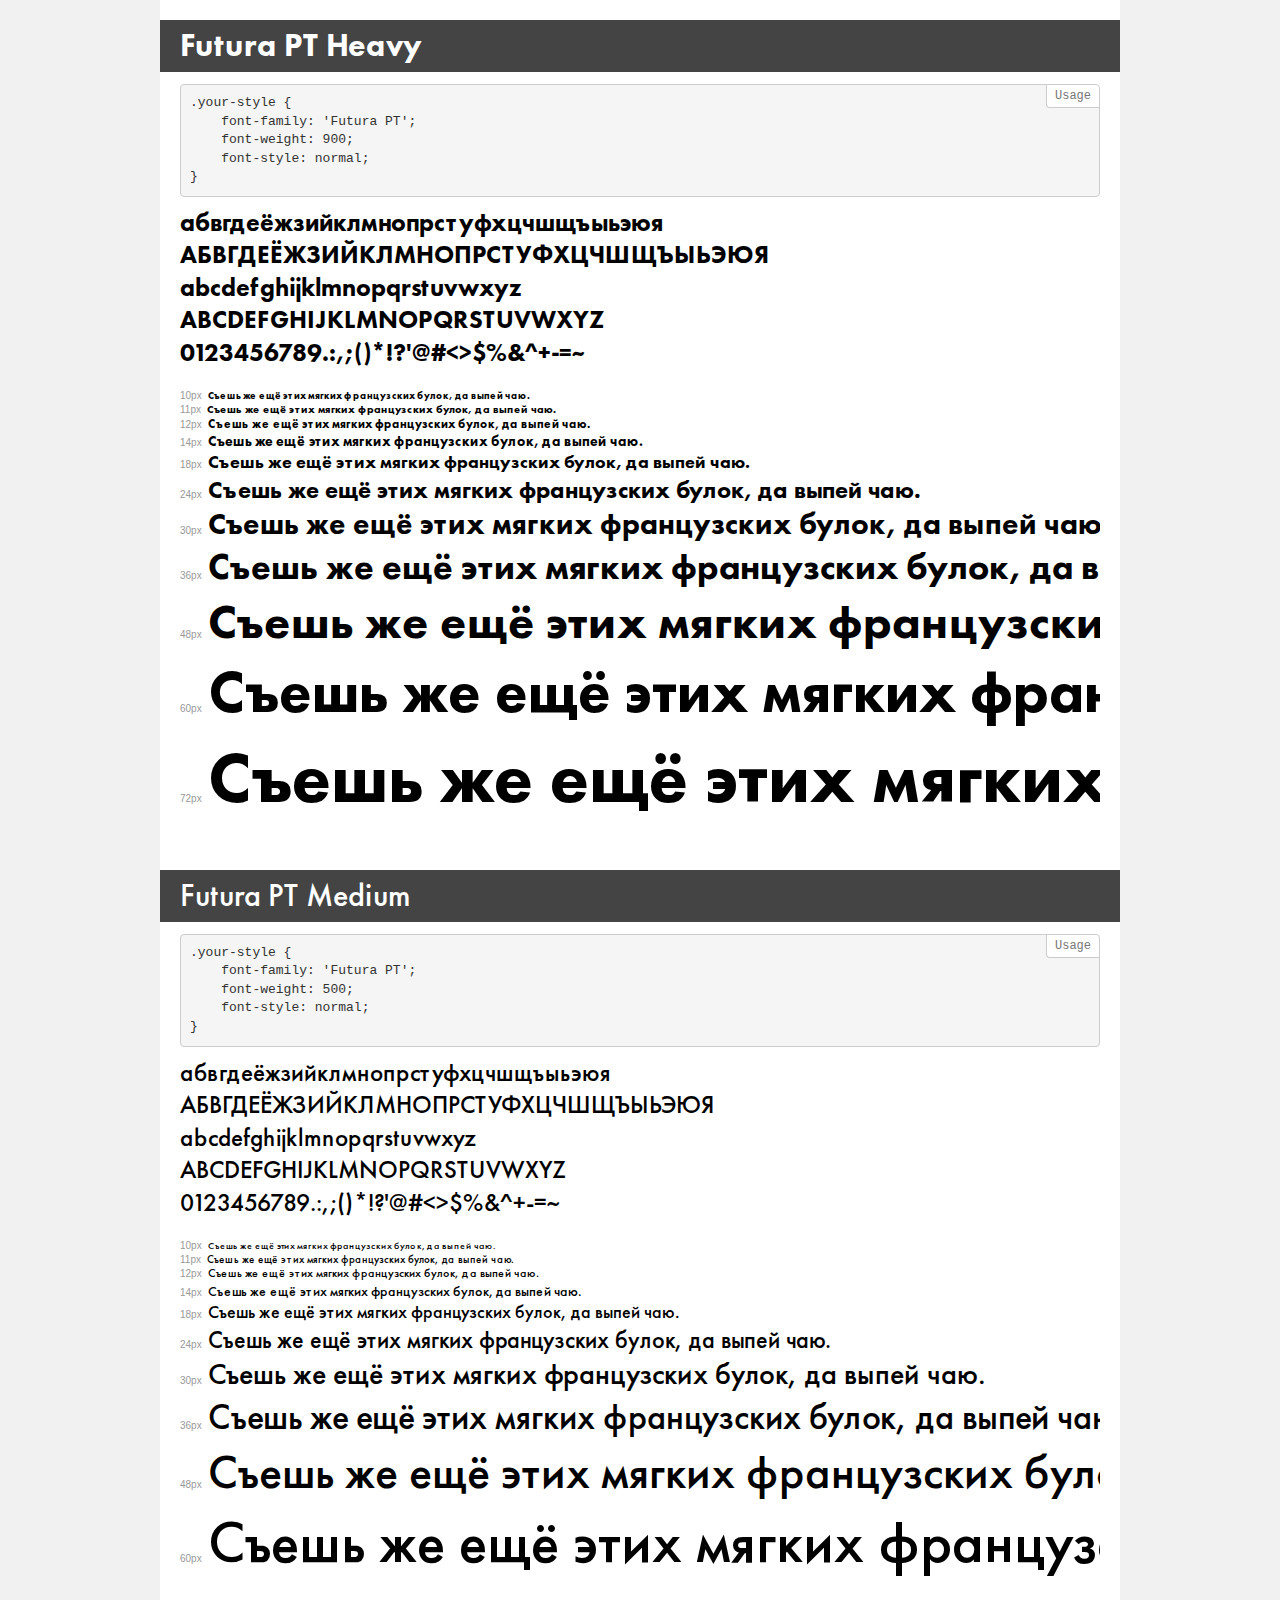
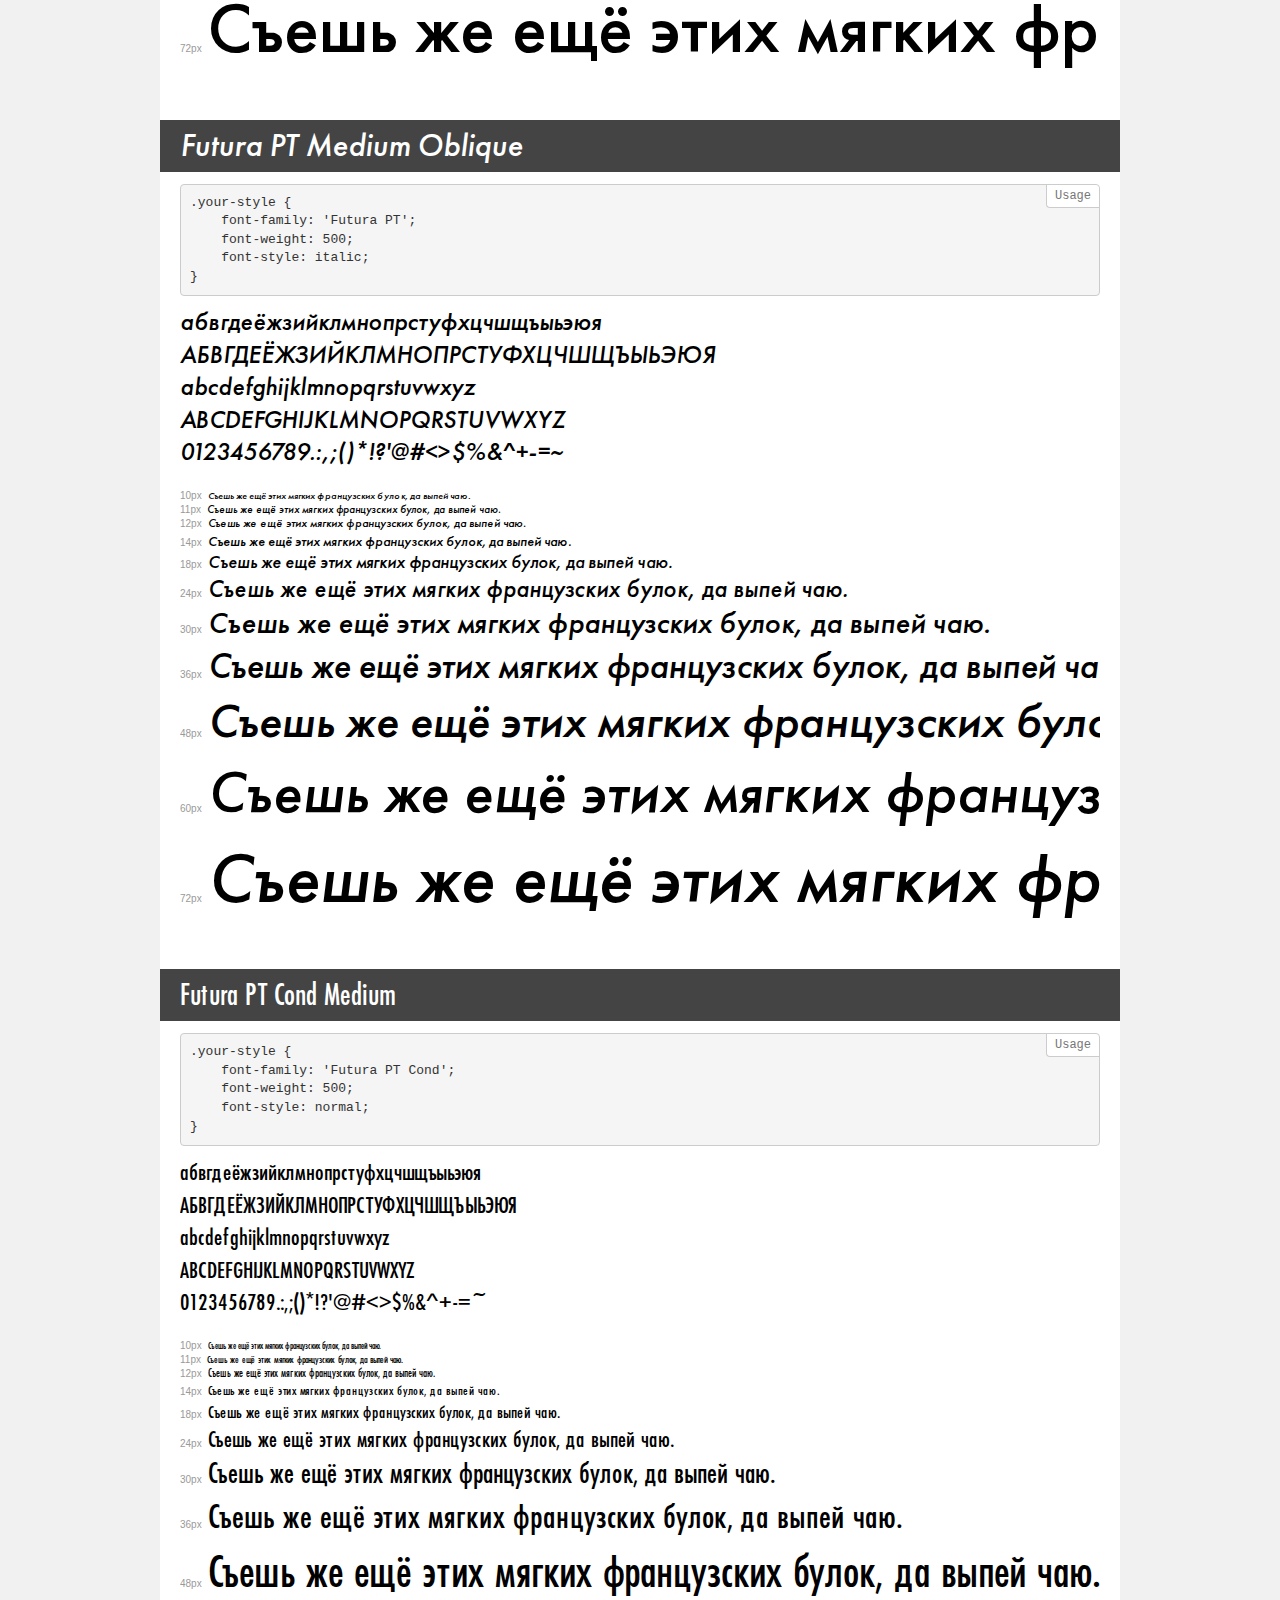
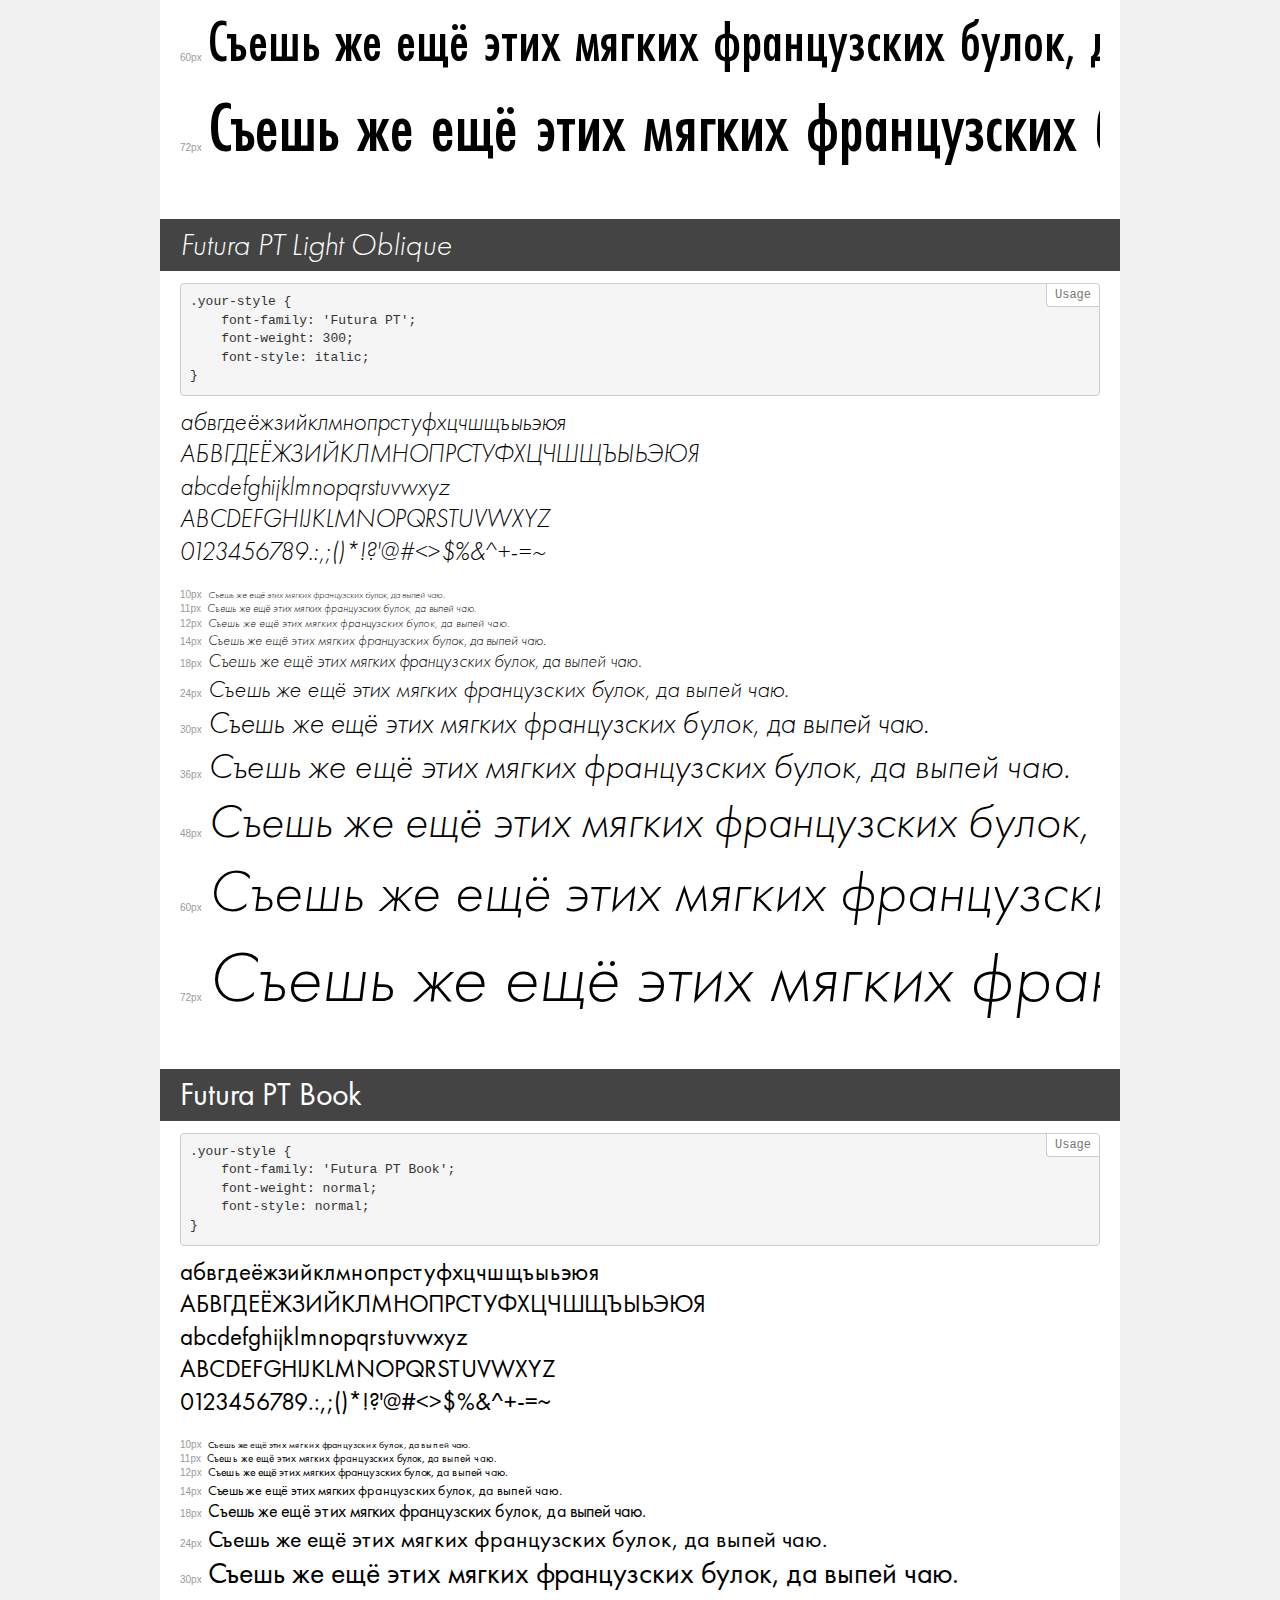
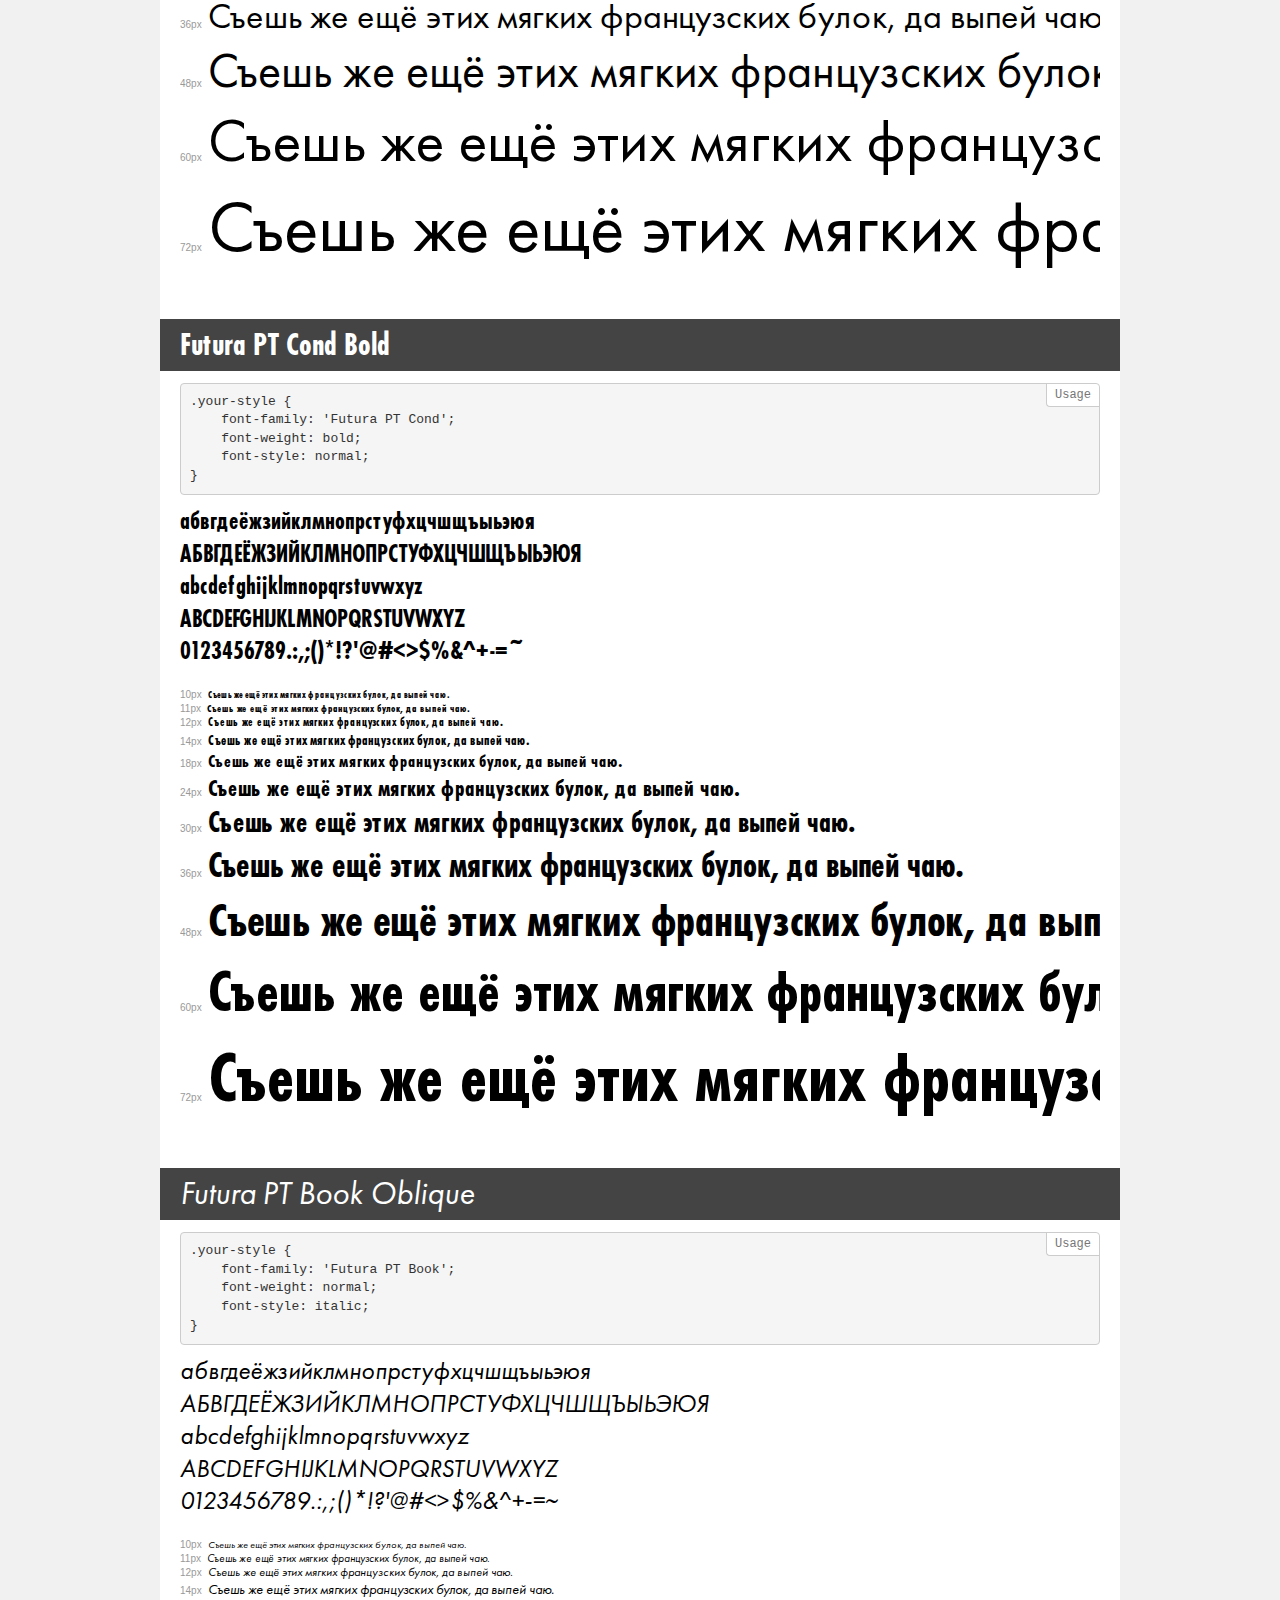
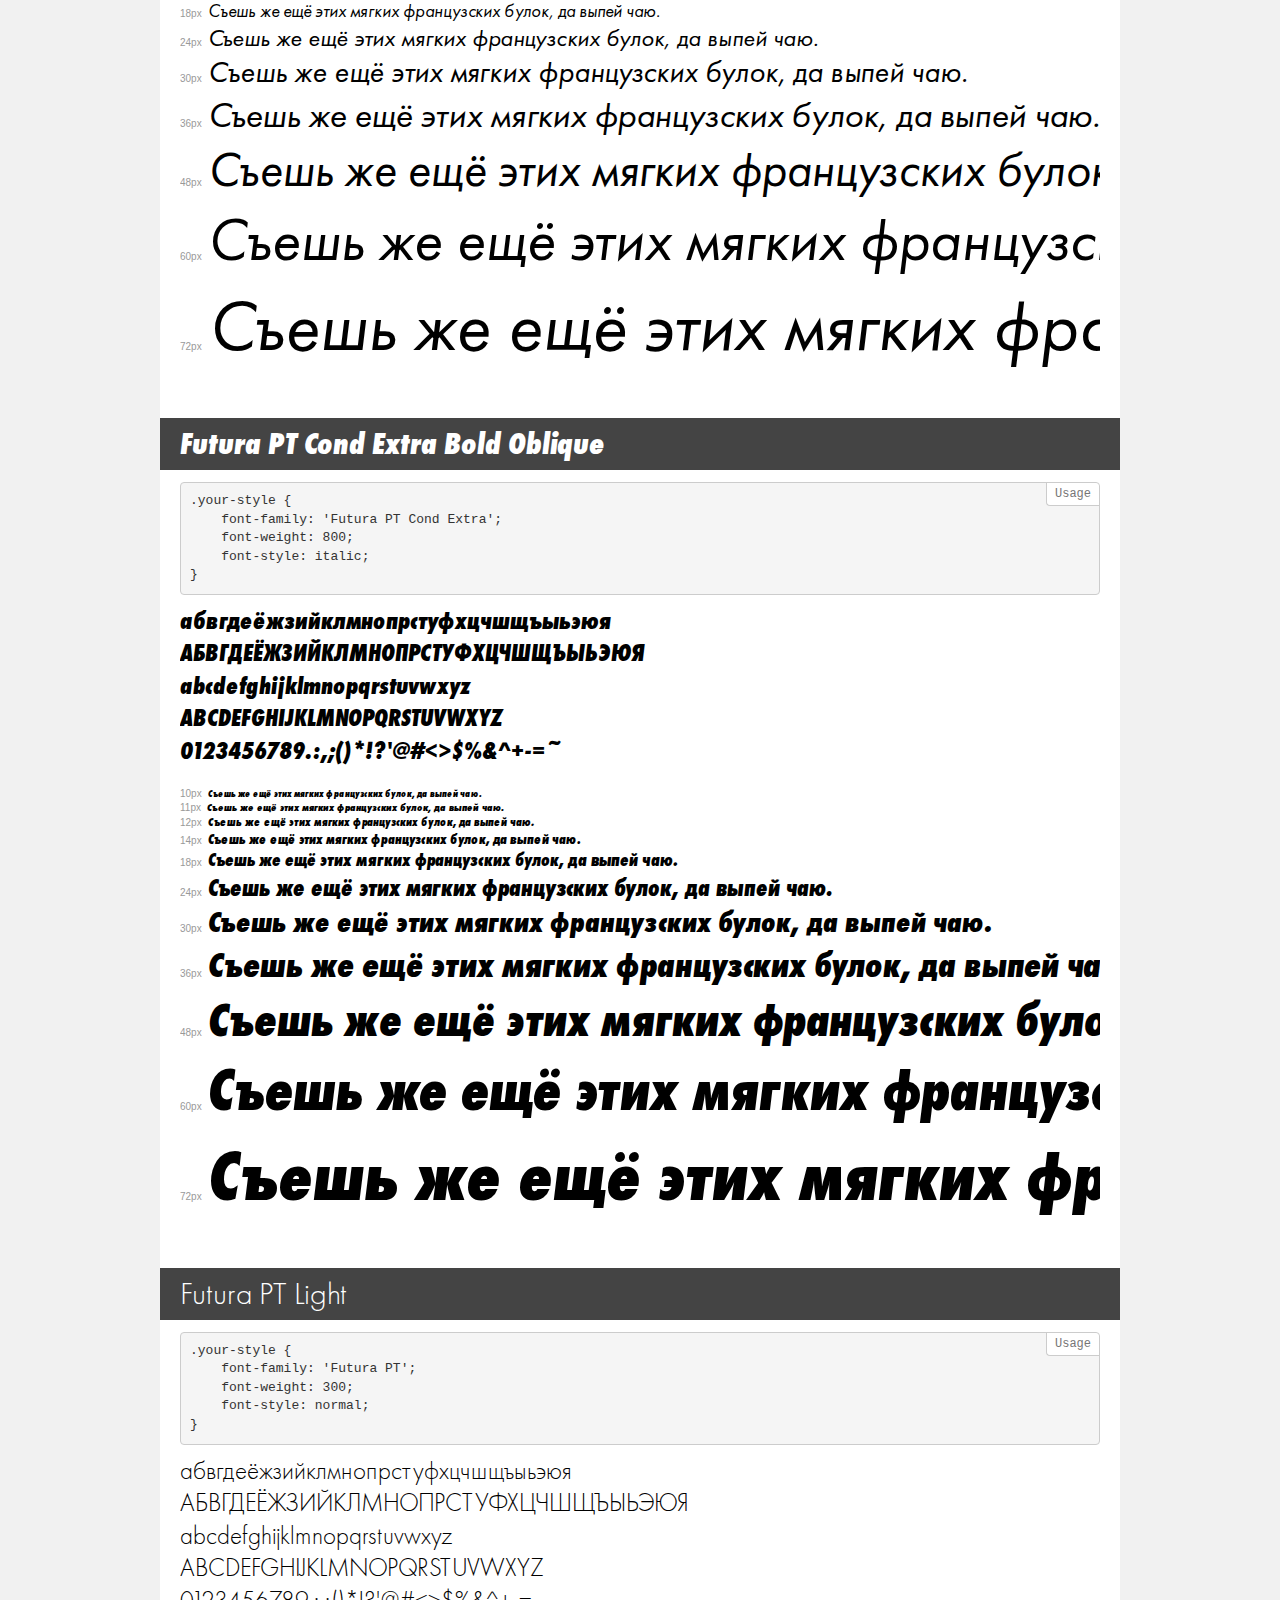
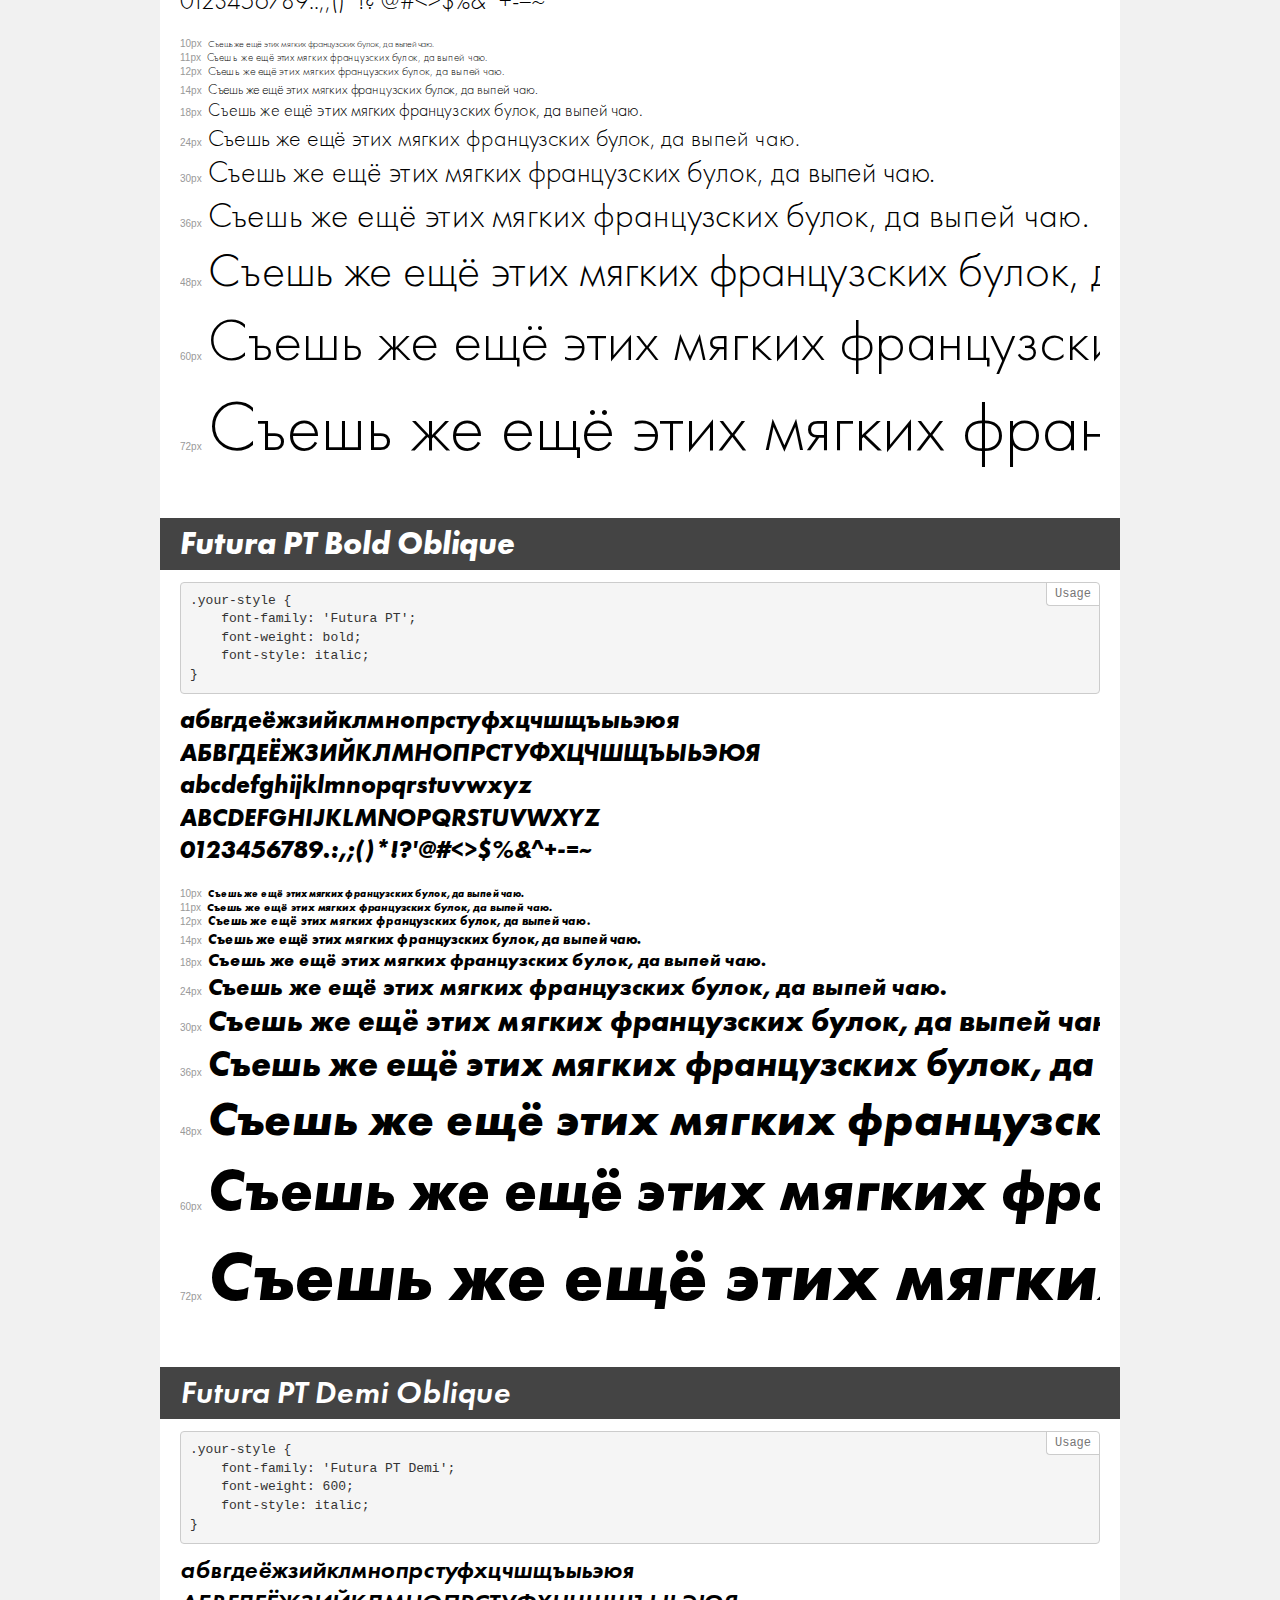
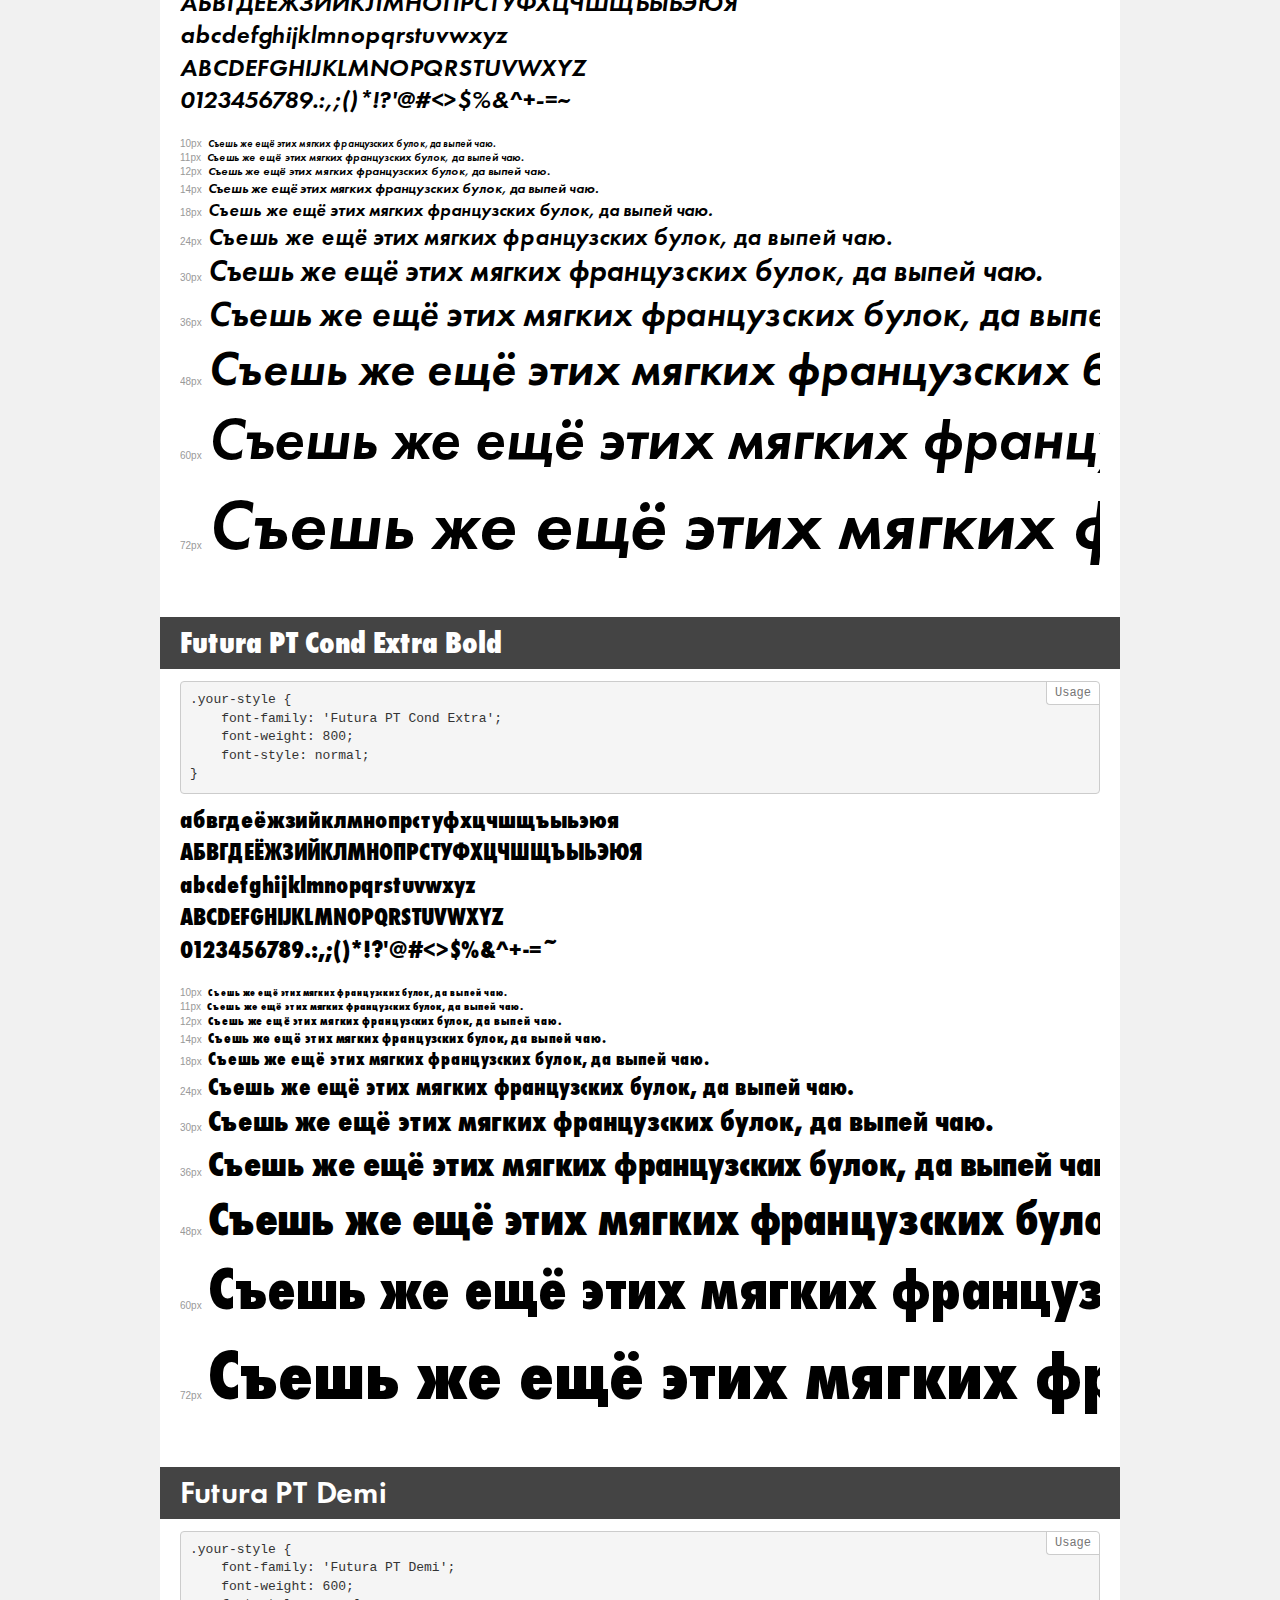
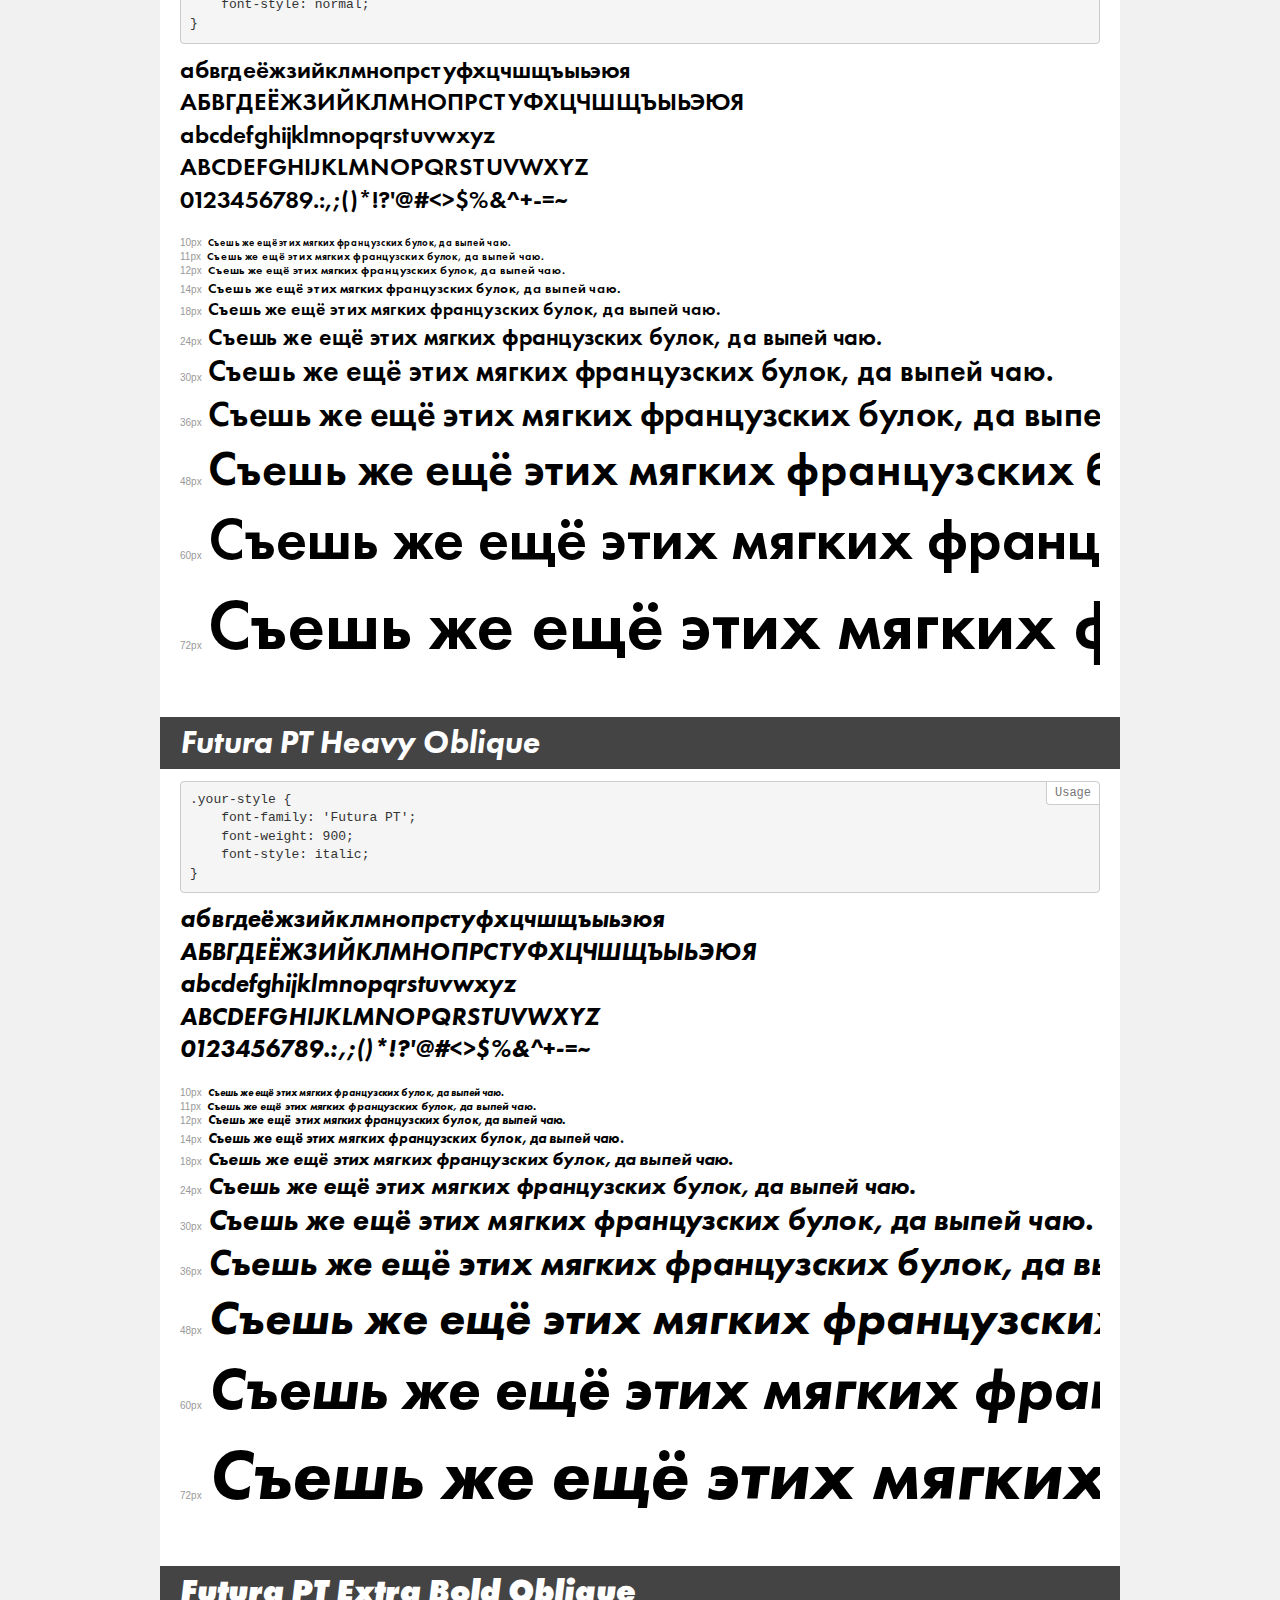
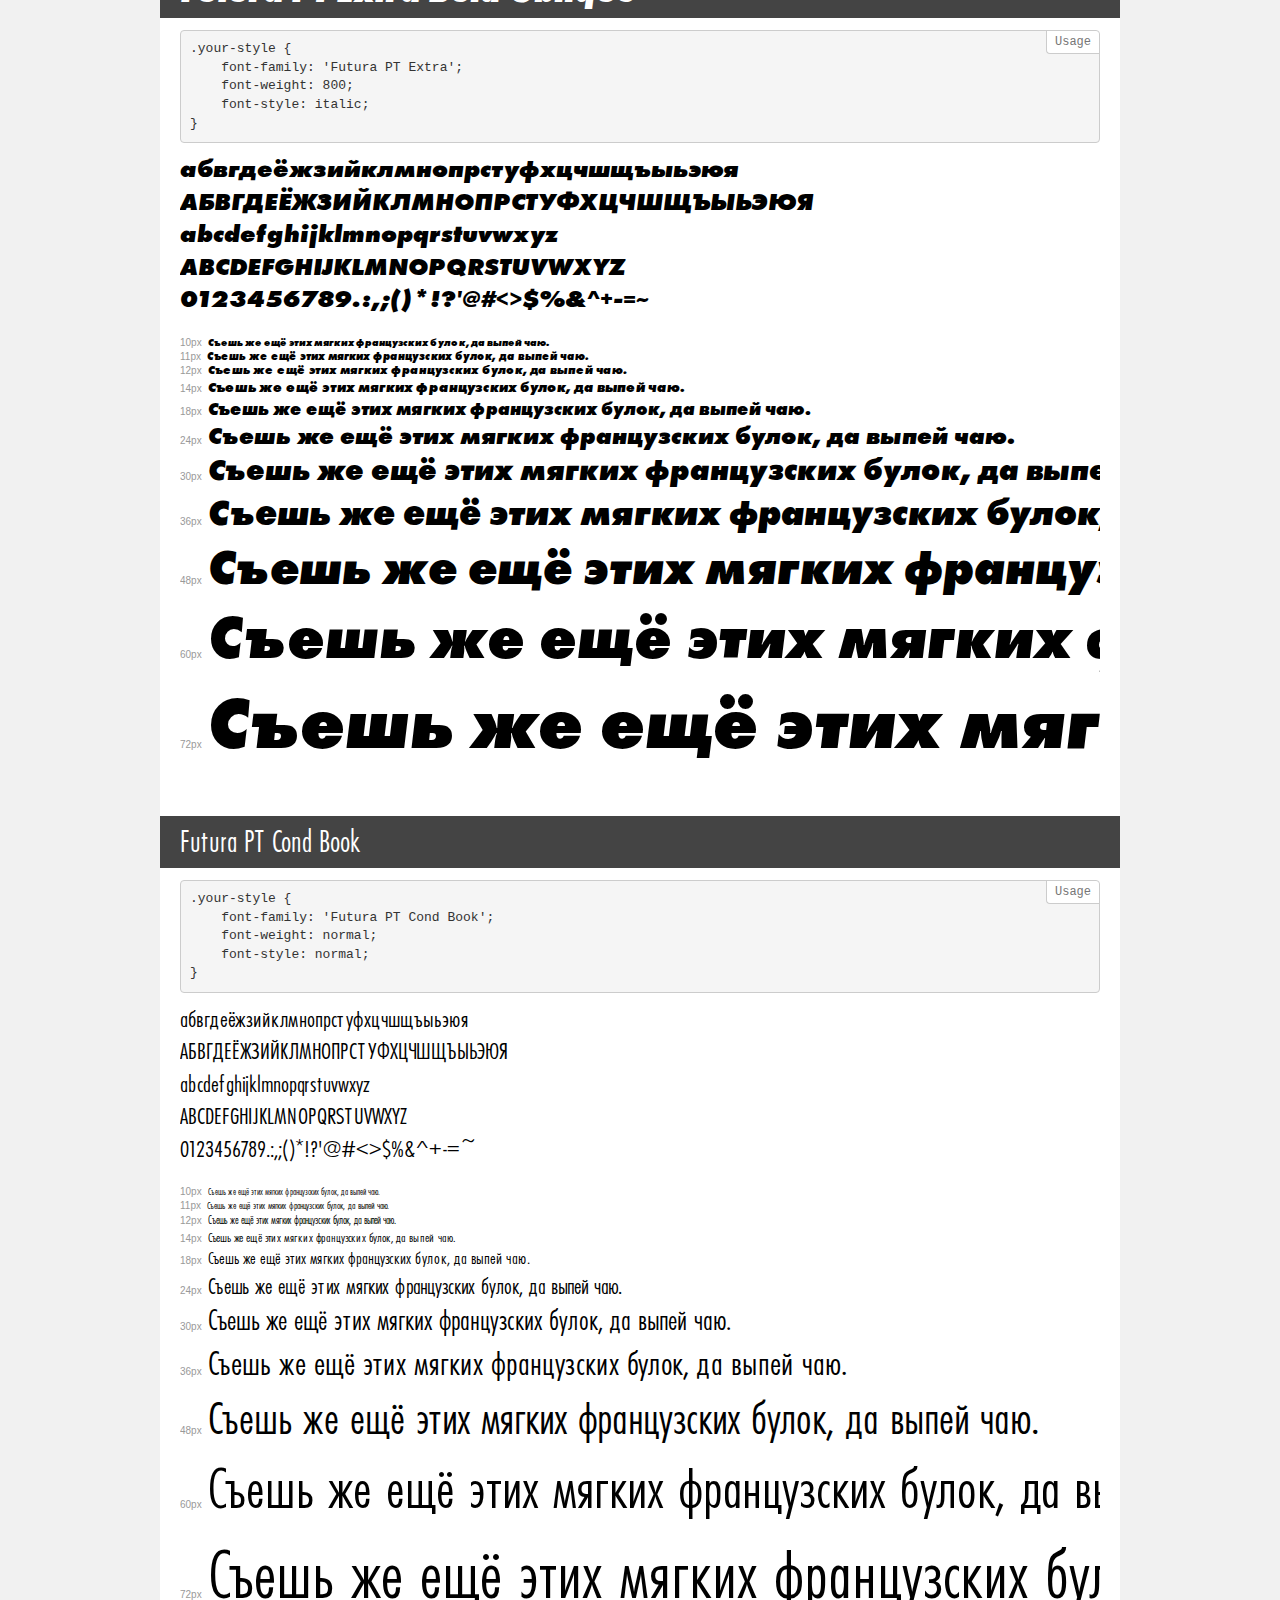
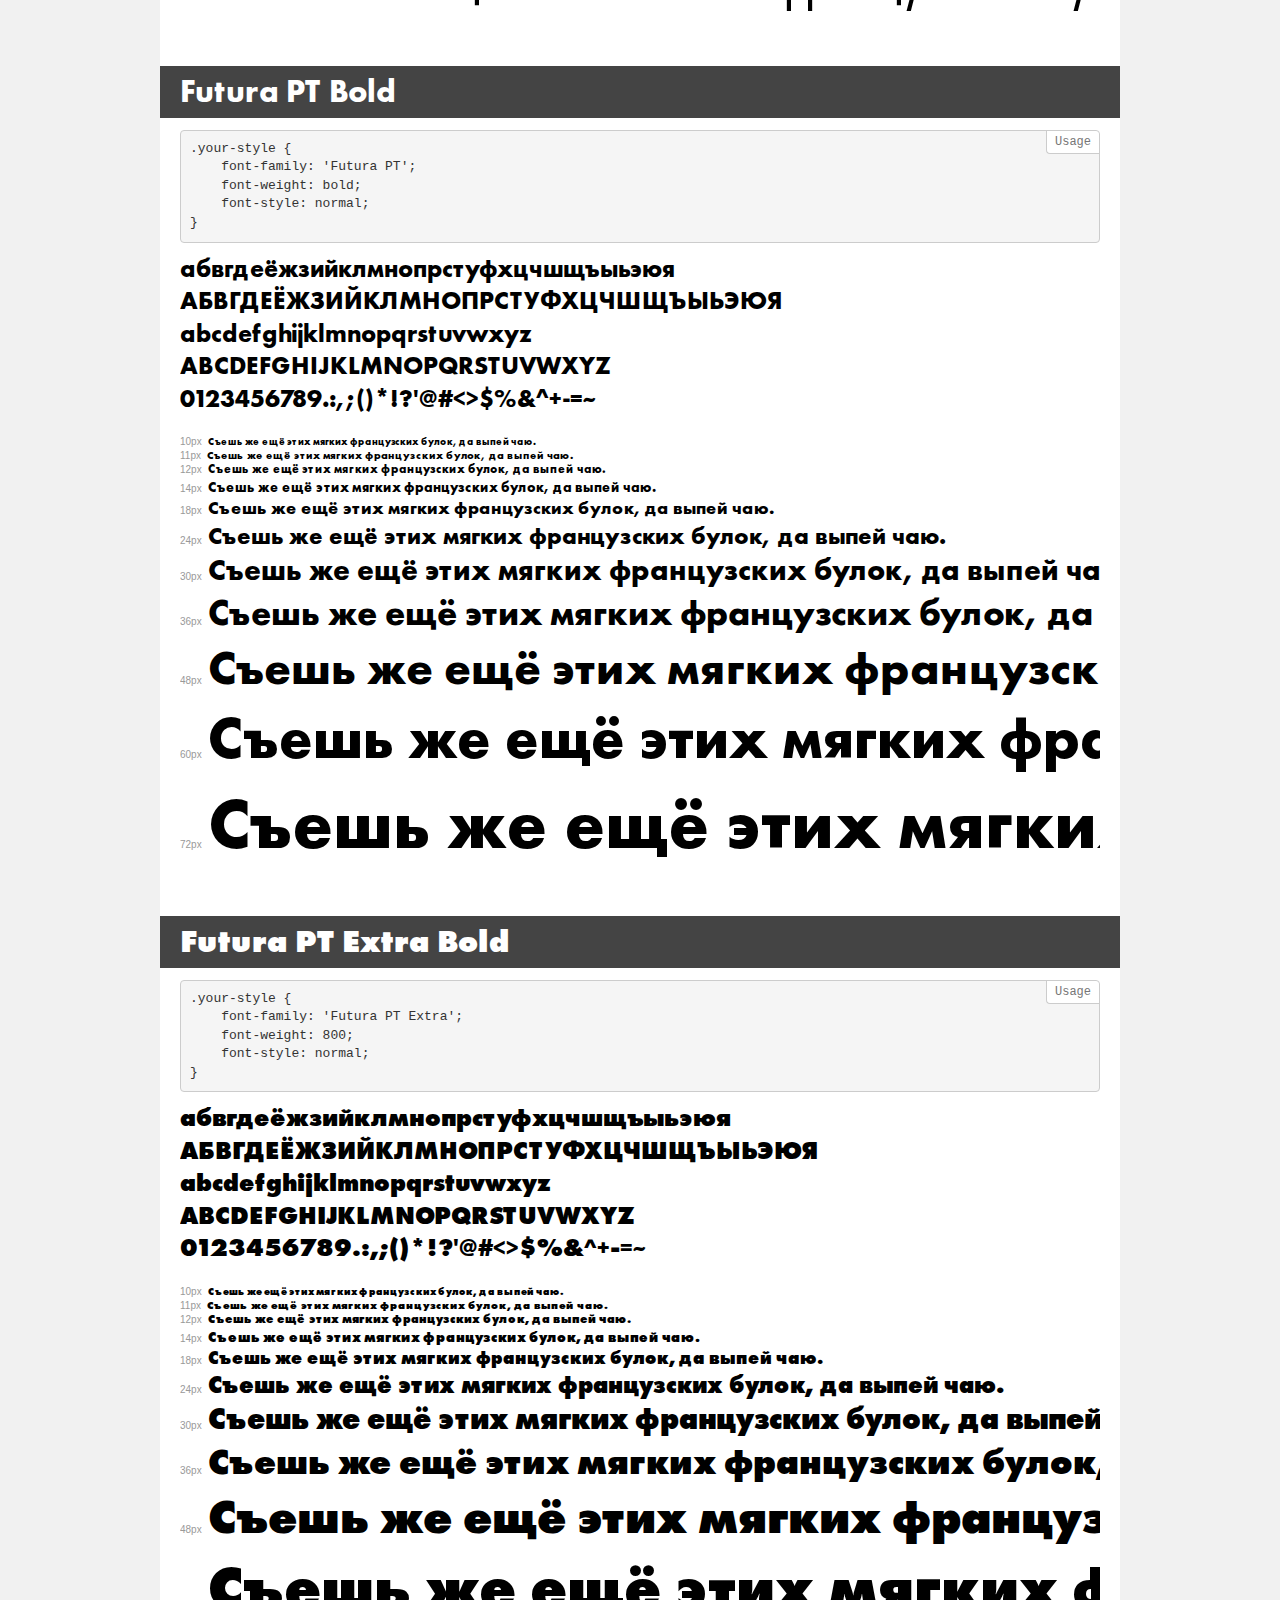
<file: assets/fonts/FuturaPT/demo.html>
<!DOCTYPE html>
<html>
<head>
    <meta charset="utf-8">
    <meta http-equiv="X-UA-Compatible" content="IE=edge">
    <meta name="viewport" content="width=device-width, initial-scale=1">
    <meta name="robots" content="noindex, noarchive">
    <meta name="format-detection" content="telephone=no">
    <title>Transfonter demo</title>
    <link href="stylesheet.css" rel="stylesheet">
    <style>
        /*
        http://meyerweb.com/eric/tools/css/reset/
        v2.0 | 20110126
        License: none (public domain)
        */
        html, body, div, span, applet, object, iframe,
        h1, h2, h3, h4, h5, h6, p, blockquote, pre,
        a, abbr, acronym, address, big, cite, code,
        del, dfn, em, img, ins, kbd, q, s, samp,
        small, strike, strong, sub, sup, tt, var,
        b, u, i, center,
        dl, dt, dd, ol, ul, li,
        fieldset, form, label, legend,
        table, caption, tbody, tfoot, thead, tr, th, td,
        article, aside, canvas, details, embed,
        figure, figcaption, footer, header, hgroup,
        menu, nav, output, ruby, section, summary,
        time, mark, audio, video {
            margin: 0;
            padding: 0;
            border: 0;
            font-size: 100%;
            font: inherit;
            vertical-align: baseline;
        }
        /* HTML5 display-role reset for older browsers */
        article, aside, details, figcaption, figure,
        footer, header, hgroup, menu, nav, section {
            display: block;
        }
        body {
            line-height: 1;
        }
        ol, ul {
            list-style: none;
        }
        blockquote, q {
            quotes: none;
        }
        blockquote:before, blockquote:after,
        q:before, q:after {
            content: '';
            content: none;
        }
        table {
            border-collapse: collapse;
            border-spacing: 0;
        }
        /* common styles */
        body {
            background: #f1f1f1;
            color: #000;
        }
        .page {
            background: #fff;
            width: 920px;
            margin: 0 auto;
            padding: 20px 20px 0 20px;
            overflow: hidden;
        }
        .font-container {
            overflow-x: auto;
            overflow-y: hidden;
            margin-bottom: 40px;
            line-height: 1.3;
            white-space: nowrap;
            padding-bottom: 5px;
        }
        h1 {
            position: relative;
            background: #444;
            font-size: 32px;
            color: #fff;
            padding: 10px 20px;
            margin: 0 -20px 12px -20px;
        }
        .letters {
            font-size: 25px;
            margin-bottom: 20px;
        }
        .s10:before {
            content: '10px';
        }
        .s11:before {
            content: '11px';
        }
        .s12:before {
            content: '12px';
        }
        .s14:before {
            content: '14px';
        }
        .s18:before {
            content: '18px';
        }
        .s24:before {
            content: '24px';
        }
        .s30:before {
            content: '30px';
        }
        .s36:before {
            content: '36px';
        }
        .s48:before {
            content: '48px';
        }
        .s60:before {
            content: '60px';
        }
        .s72:before {
            content: '72px';
        }
        .s10:before, .s11:before, .s12:before, .s14:before,
        .s18:before, .s24:before, .s30:before, .s36:before,
        .s48:before, .s60:before, .s72:before {
            font-family: Arial, sans-serif;
            font-size: 10px;
            font-weight: normal;
            font-style: normal;
            color: #999;
            padding-right: 6px;
        }
        pre {
            display: block;
            position: relative;
            padding: 9px;
            margin: 0 0 10px;
            font-family: Monaco, Menlo, Consolas, "Courier New", monospace !important;
            font-size: 13px;
            line-height: 1.428571429;
            color: #333;
            font-weight: normal !important;
            font-style: normal !important;
            background-color: #f5f5f5;
            border: 1px solid #ccc;
            overflow-x: auto;
            border-radius: 4px;
        }
        pre:after {
            display: block;
            position: absolute;
            right: 0;
            top: 0;
            content: 'Usage';
            line-height: 1;
            padding: 5px 8px;
            font-size: 12px;
            color: #767676;
            background-color: #fff;
            border: 1px solid #ccc;
            border-right: none;
            border-top: none;
            border-radius: 0 4px 0 4px;
            z-index: 10;
        }
        /* responsive */
        @media (max-width: 959px) {
            .page {
                width: auto;
                margin: 0;
            }
        }
    </style>
</head>
<body>
<div class="page">
    <div class="demo" style="font-family: 'Futura PT'; font-weight: 900; font-style: normal;">
        <h1>Futura PT Heavy</h1>
        <pre>.your-style {
    font-family: 'Futura PT';
    font-weight: 900;
    font-style: normal;
}</pre>
        <div class="font-container">
            <p class="letters">
                абвгдеёжзийклмнопрстуфхцчшщъыьэюя<br>
АБВГДЕЁЖЗИЙКЛМНОПРСТУФХЦЧШЩЪЫЬЭЮЯ<br>
abcdefghijklmnopqrstuvwxyz<br>
ABCDEFGHIJKLMNOPQRSTUVWXYZ<br>
                0123456789.:,;()*!?'@#<>$%&^+-=~
            </p>
            <p class="s10" style="font-size: 10px;">Съешь же ещё этих мягких французских булок, да выпей чаю.</p>
            <p class="s11" style="font-size: 11px;">Съешь же ещё этих мягких французских булок, да выпей чаю.</p>
            <p class="s12" style="font-size: 12px;">Съешь же ещё этих мягких французских булок, да выпей чаю.</p>
            <p class="s14" style="font-size: 14px;">Съешь же ещё этих мягких французских булок, да выпей чаю.</p>
            <p class="s18" style="font-size: 18px;">Съешь же ещё этих мягких французских булок, да выпей чаю.</p>
            <p class="s24" style="font-size: 24px;">Съешь же ещё этих мягких французских булок, да выпей чаю.</p>
            <p class="s30" style="font-size: 30px;">Съешь же ещё этих мягких французских булок, да выпей чаю.</p>
            <p class="s36" style="font-size: 36px;">Съешь же ещё этих мягких французских булок, да выпей чаю.</p>
            <p class="s48" style="font-size: 48px;">Съешь же ещё этих мягких французских булок, да выпей чаю.</p>
            <p class="s60" style="font-size: 60px;">Съешь же ещё этих мягких французских булок, да выпей чаю.</p>
            <p class="s72" style="font-size: 72px;">Съешь же ещё этих мягких французских булок, да выпей чаю.</p>
        </div>
    </div>
    <div class="demo" style="font-family: 'Futura PT'; font-weight: 500; font-style: normal;">
        <h1>Futura PT Medium</h1>
        <pre>.your-style {
    font-family: 'Futura PT';
    font-weight: 500;
    font-style: normal;
}</pre>
        <div class="font-container">
            <p class="letters">
                абвгдеёжзийклмнопрстуфхцчшщъыьэюя<br>
АБВГДЕЁЖЗИЙКЛМНОПРСТУФХЦЧШЩЪЫЬЭЮЯ<br>
abcdefghijklmnopqrstuvwxyz<br>
ABCDEFGHIJKLMNOPQRSTUVWXYZ<br>
                0123456789.:,;()*!?'@#<>$%&^+-=~
            </p>
            <p class="s10" style="font-size: 10px;">Съешь же ещё этих мягких французских булок, да выпей чаю.</p>
            <p class="s11" style="font-size: 11px;">Съешь же ещё этих мягких французских булок, да выпей чаю.</p>
            <p class="s12" style="font-size: 12px;">Съешь же ещё этих мягких французских булок, да выпей чаю.</p>
            <p class="s14" style="font-size: 14px;">Съешь же ещё этих мягких французских булок, да выпей чаю.</p>
            <p class="s18" style="font-size: 18px;">Съешь же ещё этих мягких французских булок, да выпей чаю.</p>
            <p class="s24" style="font-size: 24px;">Съешь же ещё этих мягких французских булок, да выпей чаю.</p>
            <p class="s30" style="font-size: 30px;">Съешь же ещё этих мягких французских булок, да выпей чаю.</p>
            <p class="s36" style="font-size: 36px;">Съешь же ещё этих мягких французских булок, да выпей чаю.</p>
            <p class="s48" style="font-size: 48px;">Съешь же ещё этих мягких французских булок, да выпей чаю.</p>
            <p class="s60" style="font-size: 60px;">Съешь же ещё этих мягких французских булок, да выпей чаю.</p>
            <p class="s72" style="font-size: 72px;">Съешь же ещё этих мягких французских булок, да выпей чаю.</p>
        </div>
    </div>
    <div class="demo" style="font-family: 'Futura PT'; font-weight: 500; font-style: italic;">
        <h1>Futura PT Medium Oblique</h1>
        <pre>.your-style {
    font-family: 'Futura PT';
    font-weight: 500;
    font-style: italic;
}</pre>
        <div class="font-container">
            <p class="letters">
                абвгдеёжзийклмнопрстуфхцчшщъыьэюя<br>
АБВГДЕЁЖЗИЙКЛМНОПРСТУФХЦЧШЩЪЫЬЭЮЯ<br>
abcdefghijklmnopqrstuvwxyz<br>
ABCDEFGHIJKLMNOPQRSTUVWXYZ<br>
                0123456789.:,;()*!?'@#<>$%&^+-=~
            </p>
            <p class="s10" style="font-size: 10px;">Съешь же ещё этих мягких французских булок, да выпей чаю.</p>
            <p class="s11" style="font-size: 11px;">Съешь же ещё этих мягких французских булок, да выпей чаю.</p>
            <p class="s12" style="font-size: 12px;">Съешь же ещё этих мягких французских булок, да выпей чаю.</p>
            <p class="s14" style="font-size: 14px;">Съешь же ещё этих мягких французских булок, да выпей чаю.</p>
            <p class="s18" style="font-size: 18px;">Съешь же ещё этих мягких французских булок, да выпей чаю.</p>
            <p class="s24" style="font-size: 24px;">Съешь же ещё этих мягких французских булок, да выпей чаю.</p>
            <p class="s30" style="font-size: 30px;">Съешь же ещё этих мягких французских булок, да выпей чаю.</p>
            <p class="s36" style="font-size: 36px;">Съешь же ещё этих мягких французских булок, да выпей чаю.</p>
            <p class="s48" style="font-size: 48px;">Съешь же ещё этих мягких французских булок, да выпей чаю.</p>
            <p class="s60" style="font-size: 60px;">Съешь же ещё этих мягких французских булок, да выпей чаю.</p>
            <p class="s72" style="font-size: 72px;">Съешь же ещё этих мягких французских булок, да выпей чаю.</p>
        </div>
    </div>
    <div class="demo" style="font-family: 'Futura PT Cond'; font-weight: 500; font-style: normal;">
        <h1>Futura PT Cond Medium</h1>
        <pre>.your-style {
    font-family: 'Futura PT Cond';
    font-weight: 500;
    font-style: normal;
}</pre>
        <div class="font-container">
            <p class="letters">
                абвгдеёжзийклмнопрстуфхцчшщъыьэюя<br>
АБВГДЕЁЖЗИЙКЛМНОПРСТУФХЦЧШЩЪЫЬЭЮЯ<br>
abcdefghijklmnopqrstuvwxyz<br>
ABCDEFGHIJKLMNOPQRSTUVWXYZ<br>
                0123456789.:,;()*!?'@#<>$%&^+-=~
            </p>
            <p class="s10" style="font-size: 10px;">Съешь же ещё этих мягких французских булок, да выпей чаю.</p>
            <p class="s11" style="font-size: 11px;">Съешь же ещё этих мягких французских булок, да выпей чаю.</p>
            <p class="s12" style="font-size: 12px;">Съешь же ещё этих мягких французских булок, да выпей чаю.</p>
            <p class="s14" style="font-size: 14px;">Съешь же ещё этих мягких французских булок, да выпей чаю.</p>
            <p class="s18" style="font-size: 18px;">Съешь же ещё этих мягких французских булок, да выпей чаю.</p>
            <p class="s24" style="font-size: 24px;">Съешь же ещё этих мягких французских булок, да выпей чаю.</p>
            <p class="s30" style="font-size: 30px;">Съешь же ещё этих мягких французских булок, да выпей чаю.</p>
            <p class="s36" style="font-size: 36px;">Съешь же ещё этих мягких французских булок, да выпей чаю.</p>
            <p class="s48" style="font-size: 48px;">Съешь же ещё этих мягких французских булок, да выпей чаю.</p>
            <p class="s60" style="font-size: 60px;">Съешь же ещё этих мягких французских булок, да выпей чаю.</p>
            <p class="s72" style="font-size: 72px;">Съешь же ещё этих мягких французских булок, да выпей чаю.</p>
        </div>
    </div>
    <div class="demo" style="font-family: 'Futura PT'; font-weight: 300; font-style: italic;">
        <h1>Futura PT Light Oblique</h1>
        <pre>.your-style {
    font-family: 'Futura PT';
    font-weight: 300;
    font-style: italic;
}</pre>
        <div class="font-container">
            <p class="letters">
                абвгдеёжзийклмнопрстуфхцчшщъыьэюя<br>
АБВГДЕЁЖЗИЙКЛМНОПРСТУФХЦЧШЩЪЫЬЭЮЯ<br>
abcdefghijklmnopqrstuvwxyz<br>
ABCDEFGHIJKLMNOPQRSTUVWXYZ<br>
                0123456789.:,;()*!?'@#<>$%&^+-=~
            </p>
            <p class="s10" style="font-size: 10px;">Съешь же ещё этих мягких французских булок, да выпей чаю.</p>
            <p class="s11" style="font-size: 11px;">Съешь же ещё этих мягких французских булок, да выпей чаю.</p>
            <p class="s12" style="font-size: 12px;">Съешь же ещё этих мягких французских булок, да выпей чаю.</p>
            <p class="s14" style="font-size: 14px;">Съешь же ещё этих мягких французских булок, да выпей чаю.</p>
            <p class="s18" style="font-size: 18px;">Съешь же ещё этих мягких французских булок, да выпей чаю.</p>
            <p class="s24" style="font-size: 24px;">Съешь же ещё этих мягких французских булок, да выпей чаю.</p>
            <p class="s30" style="font-size: 30px;">Съешь же ещё этих мягких французских булок, да выпей чаю.</p>
            <p class="s36" style="font-size: 36px;">Съешь же ещё этих мягких французских булок, да выпей чаю.</p>
            <p class="s48" style="font-size: 48px;">Съешь же ещё этих мягких французских булок, да выпей чаю.</p>
            <p class="s60" style="font-size: 60px;">Съешь же ещё этих мягких французских булок, да выпей чаю.</p>
            <p class="s72" style="font-size: 72px;">Съешь же ещё этих мягких французских булок, да выпей чаю.</p>
        </div>
    </div>
    <div class="demo" style="font-family: 'Futura PT Book'; font-weight: normal; font-style: normal;">
        <h1>Futura PT Book</h1>
        <pre>.your-style {
    font-family: 'Futura PT Book';
    font-weight: normal;
    font-style: normal;
}</pre>
        <div class="font-container">
            <p class="letters">
                абвгдеёжзийклмнопрстуфхцчшщъыьэюя<br>
АБВГДЕЁЖЗИЙКЛМНОПРСТУФХЦЧШЩЪЫЬЭЮЯ<br>
abcdefghijklmnopqrstuvwxyz<br>
ABCDEFGHIJKLMNOPQRSTUVWXYZ<br>
                0123456789.:,;()*!?'@#<>$%&^+-=~
            </p>
            <p class="s10" style="font-size: 10px;">Съешь же ещё этих мягких французских булок, да выпей чаю.</p>
            <p class="s11" style="font-size: 11px;">Съешь же ещё этих мягких французских булок, да выпей чаю.</p>
            <p class="s12" style="font-size: 12px;">Съешь же ещё этих мягких французских булок, да выпей чаю.</p>
            <p class="s14" style="font-size: 14px;">Съешь же ещё этих мягких французских булок, да выпей чаю.</p>
            <p class="s18" style="font-size: 18px;">Съешь же ещё этих мягких французских булок, да выпей чаю.</p>
            <p class="s24" style="font-size: 24px;">Съешь же ещё этих мягких французских булок, да выпей чаю.</p>
            <p class="s30" style="font-size: 30px;">Съешь же ещё этих мягких французских булок, да выпей чаю.</p>
            <p class="s36" style="font-size: 36px;">Съешь же ещё этих мягких французских булок, да выпей чаю.</p>
            <p class="s48" style="font-size: 48px;">Съешь же ещё этих мягких французских булок, да выпей чаю.</p>
            <p class="s60" style="font-size: 60px;">Съешь же ещё этих мягких французских булок, да выпей чаю.</p>
            <p class="s72" style="font-size: 72px;">Съешь же ещё этих мягких французских булок, да выпей чаю.</p>
        </div>
    </div>
    <div class="demo" style="font-family: 'Futura PT Cond'; font-weight: bold; font-style: normal;">
        <h1>Futura PT Cond Bold</h1>
        <pre>.your-style {
    font-family: 'Futura PT Cond';
    font-weight: bold;
    font-style: normal;
}</pre>
        <div class="font-container">
            <p class="letters">
                абвгдеёжзийклмнопрстуфхцчшщъыьэюя<br>
АБВГДЕЁЖЗИЙКЛМНОПРСТУФХЦЧШЩЪЫЬЭЮЯ<br>
abcdefghijklmnopqrstuvwxyz<br>
ABCDEFGHIJKLMNOPQRSTUVWXYZ<br>
                0123456789.:,;()*!?'@#<>$%&^+-=~
            </p>
            <p class="s10" style="font-size: 10px;">Съешь же ещё этих мягких французских булок, да выпей чаю.</p>
            <p class="s11" style="font-size: 11px;">Съешь же ещё этих мягких французских булок, да выпей чаю.</p>
            <p class="s12" style="font-size: 12px;">Съешь же ещё этих мягких французских булок, да выпей чаю.</p>
            <p class="s14" style="font-size: 14px;">Съешь же ещё этих мягких французских булок, да выпей чаю.</p>
            <p class="s18" style="font-size: 18px;">Съешь же ещё этих мягких французских булок, да выпей чаю.</p>
            <p class="s24" style="font-size: 24px;">Съешь же ещё этих мягких французских булок, да выпей чаю.</p>
            <p class="s30" style="font-size: 30px;">Съешь же ещё этих мягких французских булок, да выпей чаю.</p>
            <p class="s36" style="font-size: 36px;">Съешь же ещё этих мягких французских булок, да выпей чаю.</p>
            <p class="s48" style="font-size: 48px;">Съешь же ещё этих мягких французских булок, да выпей чаю.</p>
            <p class="s60" style="font-size: 60px;">Съешь же ещё этих мягких французских булок, да выпей чаю.</p>
            <p class="s72" style="font-size: 72px;">Съешь же ещё этих мягких французских булок, да выпей чаю.</p>
        </div>
    </div>
    <div class="demo" style="font-family: 'Futura PT Book'; font-weight: normal; font-style: italic;">
        <h1>Futura PT Book Oblique</h1>
        <pre>.your-style {
    font-family: 'Futura PT Book';
    font-weight: normal;
    font-style: italic;
}</pre>
        <div class="font-container">
            <p class="letters">
                абвгдеёжзийклмнопрстуфхцчшщъыьэюя<br>
АБВГДЕЁЖЗИЙКЛМНОПРСТУФХЦЧШЩЪЫЬЭЮЯ<br>
abcdefghijklmnopqrstuvwxyz<br>
ABCDEFGHIJKLMNOPQRSTUVWXYZ<br>
                0123456789.:,;()*!?'@#<>$%&^+-=~
            </p>
            <p class="s10" style="font-size: 10px;">Съешь же ещё этих мягких французских булок, да выпей чаю.</p>
            <p class="s11" style="font-size: 11px;">Съешь же ещё этих мягких французских булок, да выпей чаю.</p>
            <p class="s12" style="font-size: 12px;">Съешь же ещё этих мягких французских булок, да выпей чаю.</p>
            <p class="s14" style="font-size: 14px;">Съешь же ещё этих мягких французских булок, да выпей чаю.</p>
            <p class="s18" style="font-size: 18px;">Съешь же ещё этих мягких французских булок, да выпей чаю.</p>
            <p class="s24" style="font-size: 24px;">Съешь же ещё этих мягких французских булок, да выпей чаю.</p>
            <p class="s30" style="font-size: 30px;">Съешь же ещё этих мягких французских булок, да выпей чаю.</p>
            <p class="s36" style="font-size: 36px;">Съешь же ещё этих мягких французских булок, да выпей чаю.</p>
            <p class="s48" style="font-size: 48px;">Съешь же ещё этих мягких французских булок, да выпей чаю.</p>
            <p class="s60" style="font-size: 60px;">Съешь же ещё этих мягких французских булок, да выпей чаю.</p>
            <p class="s72" style="font-size: 72px;">Съешь же ещё этих мягких французских булок, да выпей чаю.</p>
        </div>
    </div>
    <div class="demo" style="font-family: 'Futura PT Cond Extra'; font-weight: 800; font-style: italic;">
        <h1>Futura PT Cond Extra Bold Oblique</h1>
        <pre>.your-style {
    font-family: 'Futura PT Cond Extra';
    font-weight: 800;
    font-style: italic;
}</pre>
        <div class="font-container">
            <p class="letters">
                абвгдеёжзийклмнопрстуфхцчшщъыьэюя<br>
АБВГДЕЁЖЗИЙКЛМНОПРСТУФХЦЧШЩЪЫЬЭЮЯ<br>
abcdefghijklmnopqrstuvwxyz<br>
ABCDEFGHIJKLMNOPQRSTUVWXYZ<br>
                0123456789.:,;()*!?'@#<>$%&^+-=~
            </p>
            <p class="s10" style="font-size: 10px;">Съешь же ещё этих мягких французских булок, да выпей чаю.</p>
            <p class="s11" style="font-size: 11px;">Съешь же ещё этих мягких французских булок, да выпей чаю.</p>
            <p class="s12" style="font-size: 12px;">Съешь же ещё этих мягких французских булок, да выпей чаю.</p>
            <p class="s14" style="font-size: 14px;">Съешь же ещё этих мягких французских булок, да выпей чаю.</p>
            <p class="s18" style="font-size: 18px;">Съешь же ещё этих мягких французских булок, да выпей чаю.</p>
            <p class="s24" style="font-size: 24px;">Съешь же ещё этих мягких французских булок, да выпей чаю.</p>
            <p class="s30" style="font-size: 30px;">Съешь же ещё этих мягких французских булок, да выпей чаю.</p>
            <p class="s36" style="font-size: 36px;">Съешь же ещё этих мягких французских булок, да выпей чаю.</p>
            <p class="s48" style="font-size: 48px;">Съешь же ещё этих мягких французских булок, да выпей чаю.</p>
            <p class="s60" style="font-size: 60px;">Съешь же ещё этих мягких французских булок, да выпей чаю.</p>
            <p class="s72" style="font-size: 72px;">Съешь же ещё этих мягких французских булок, да выпей чаю.</p>
        </div>
    </div>
    <div class="demo" style="font-family: 'Futura PT'; font-weight: 300; font-style: normal;">
        <h1>Futura PT Light</h1>
        <pre>.your-style {
    font-family: 'Futura PT';
    font-weight: 300;
    font-style: normal;
}</pre>
        <div class="font-container">
            <p class="letters">
                абвгдеёжзийклмнопрстуфхцчшщъыьэюя<br>
АБВГДЕЁЖЗИЙКЛМНОПРСТУФХЦЧШЩЪЫЬЭЮЯ<br>
abcdefghijklmnopqrstuvwxyz<br>
ABCDEFGHIJKLMNOPQRSTUVWXYZ<br>
                0123456789.:,;()*!?'@#<>$%&^+-=~
            </p>
            <p class="s10" style="font-size: 10px;">Съешь же ещё этих мягких французских булок, да выпей чаю.</p>
            <p class="s11" style="font-size: 11px;">Съешь же ещё этих мягких французских булок, да выпей чаю.</p>
            <p class="s12" style="font-size: 12px;">Съешь же ещё этих мягких французских булок, да выпей чаю.</p>
            <p class="s14" style="font-size: 14px;">Съешь же ещё этих мягких французских булок, да выпей чаю.</p>
            <p class="s18" style="font-size: 18px;">Съешь же ещё этих мягких французских булок, да выпей чаю.</p>
            <p class="s24" style="font-size: 24px;">Съешь же ещё этих мягких французских булок, да выпей чаю.</p>
            <p class="s30" style="font-size: 30px;">Съешь же ещё этих мягких французских булок, да выпей чаю.</p>
            <p class="s36" style="font-size: 36px;">Съешь же ещё этих мягких французских булок, да выпей чаю.</p>
            <p class="s48" style="font-size: 48px;">Съешь же ещё этих мягких французских булок, да выпей чаю.</p>
            <p class="s60" style="font-size: 60px;">Съешь же ещё этих мягких французских булок, да выпей чаю.</p>
            <p class="s72" style="font-size: 72px;">Съешь же ещё этих мягких французских булок, да выпей чаю.</p>
        </div>
    </div>
    <div class="demo" style="font-family: 'Futura PT'; font-weight: bold; font-style: italic;">
        <h1>Futura PT Bold Oblique</h1>
        <pre>.your-style {
    font-family: 'Futura PT';
    font-weight: bold;
    font-style: italic;
}</pre>
        <div class="font-container">
            <p class="letters">
                абвгдеёжзийклмнопрстуфхцчшщъыьэюя<br>
АБВГДЕЁЖЗИЙКЛМНОПРСТУФХЦЧШЩЪЫЬЭЮЯ<br>
abcdefghijklmnopqrstuvwxyz<br>
ABCDEFGHIJKLMNOPQRSTUVWXYZ<br>
                0123456789.:,;()*!?'@#<>$%&^+-=~
            </p>
            <p class="s10" style="font-size: 10px;">Съешь же ещё этих мягких французских булок, да выпей чаю.</p>
            <p class="s11" style="font-size: 11px;">Съешь же ещё этих мягких французских булок, да выпей чаю.</p>
            <p class="s12" style="font-size: 12px;">Съешь же ещё этих мягких французских булок, да выпей чаю.</p>
            <p class="s14" style="font-size: 14px;">Съешь же ещё этих мягких французских булок, да выпей чаю.</p>
            <p class="s18" style="font-size: 18px;">Съешь же ещё этих мягких французских булок, да выпей чаю.</p>
            <p class="s24" style="font-size: 24px;">Съешь же ещё этих мягких французских булок, да выпей чаю.</p>
            <p class="s30" style="font-size: 30px;">Съешь же ещё этих мягких французских булок, да выпей чаю.</p>
            <p class="s36" style="font-size: 36px;">Съешь же ещё этих мягких французских булок, да выпей чаю.</p>
            <p class="s48" style="font-size: 48px;">Съешь же ещё этих мягких французских булок, да выпей чаю.</p>
            <p class="s60" style="font-size: 60px;">Съешь же ещё этих мягких французских булок, да выпей чаю.</p>
            <p class="s72" style="font-size: 72px;">Съешь же ещё этих мягких французских булок, да выпей чаю.</p>
        </div>
    </div>
    <div class="demo" style="font-family: 'Futura PT Demi'; font-weight: 600; font-style: italic;">
        <h1>Futura PT Demi Oblique</h1>
        <pre>.your-style {
    font-family: 'Futura PT Demi';
    font-weight: 600;
    font-style: italic;
}</pre>
        <div class="font-container">
            <p class="letters">
                абвгдеёжзийклмнопрстуфхцчшщъыьэюя<br>
АБВГДЕЁЖЗИЙКЛМНОПРСТУФХЦЧШЩЪЫЬЭЮЯ<br>
abcdefghijklmnopqrstuvwxyz<br>
ABCDEFGHIJKLMNOPQRSTUVWXYZ<br>
                0123456789.:,;()*!?'@#<>$%&^+-=~
            </p>
            <p class="s10" style="font-size: 10px;">Съешь же ещё этих мягких французских булок, да выпей чаю.</p>
            <p class="s11" style="font-size: 11px;">Съешь же ещё этих мягких французских булок, да выпей чаю.</p>
            <p class="s12" style="font-size: 12px;">Съешь же ещё этих мягких французских булок, да выпей чаю.</p>
            <p class="s14" style="font-size: 14px;">Съешь же ещё этих мягких французских булок, да выпей чаю.</p>
            <p class="s18" style="font-size: 18px;">Съешь же ещё этих мягких французских булок, да выпей чаю.</p>
            <p class="s24" style="font-size: 24px;">Съешь же ещё этих мягких французских булок, да выпей чаю.</p>
            <p class="s30" style="font-size: 30px;">Съешь же ещё этих мягких французских булок, да выпей чаю.</p>
            <p class="s36" style="font-size: 36px;">Съешь же ещё этих мягких французских булок, да выпей чаю.</p>
            <p class="s48" style="font-size: 48px;">Съешь же ещё этих мягких французских булок, да выпей чаю.</p>
            <p class="s60" style="font-size: 60px;">Съешь же ещё этих мягких французских булок, да выпей чаю.</p>
            <p class="s72" style="font-size: 72px;">Съешь же ещё этих мягких французских булок, да выпей чаю.</p>
        </div>
    </div>
    <div class="demo" style="font-family: 'Futura PT Cond Extra'; font-weight: 800; font-style: normal;">
        <h1>Futura PT Cond Extra Bold</h1>
        <pre>.your-style {
    font-family: 'Futura PT Cond Extra';
    font-weight: 800;
    font-style: normal;
}</pre>
        <div class="font-container">
            <p class="letters">
                абвгдеёжзийклмнопрстуфхцчшщъыьэюя<br>
АБВГДЕЁЖЗИЙКЛМНОПРСТУФХЦЧШЩЪЫЬЭЮЯ<br>
abcdefghijklmnopqrstuvwxyz<br>
ABCDEFGHIJKLMNOPQRSTUVWXYZ<br>
                0123456789.:,;()*!?'@#<>$%&^+-=~
            </p>
            <p class="s10" style="font-size: 10px;">Съешь же ещё этих мягких французских булок, да выпей чаю.</p>
            <p class="s11" style="font-size: 11px;">Съешь же ещё этих мягких французских булок, да выпей чаю.</p>
            <p class="s12" style="font-size: 12px;">Съешь же ещё этих мягких французских булок, да выпей чаю.</p>
            <p class="s14" style="font-size: 14px;">Съешь же ещё этих мягких французских булок, да выпей чаю.</p>
            <p class="s18" style="font-size: 18px;">Съешь же ещё этих мягких французских булок, да выпей чаю.</p>
            <p class="s24" style="font-size: 24px;">Съешь же ещё этих мягких французских булок, да выпей чаю.</p>
            <p class="s30" style="font-size: 30px;">Съешь же ещё этих мягких французских булок, да выпей чаю.</p>
            <p class="s36" style="font-size: 36px;">Съешь же ещё этих мягких французских булок, да выпей чаю.</p>
            <p class="s48" style="font-size: 48px;">Съешь же ещё этих мягких французских булок, да выпей чаю.</p>
            <p class="s60" style="font-size: 60px;">Съешь же ещё этих мягких французских булок, да выпей чаю.</p>
            <p class="s72" style="font-size: 72px;">Съешь же ещё этих мягких французских булок, да выпей чаю.</p>
        </div>
    </div>
    <div class="demo" style="font-family: 'Futura PT Demi'; font-weight: 600; font-style: normal;">
        <h1>Futura PT Demi</h1>
        <pre>.your-style {
    font-family: 'Futura PT Demi';
    font-weight: 600;
    font-style: normal;
}</pre>
        <div class="font-container">
            <p class="letters">
                абвгдеёжзийклмнопрстуфхцчшщъыьэюя<br>
АБВГДЕЁЖЗИЙКЛМНОПРСТУФХЦЧШЩЪЫЬЭЮЯ<br>
abcdefghijklmnopqrstuvwxyz<br>
ABCDEFGHIJKLMNOPQRSTUVWXYZ<br>
                0123456789.:,;()*!?'@#<>$%&^+-=~
            </p>
            <p class="s10" style="font-size: 10px;">Съешь же ещё этих мягких французских булок, да выпей чаю.</p>
            <p class="s11" style="font-size: 11px;">Съешь же ещё этих мягких французских булок, да выпей чаю.</p>
            <p class="s12" style="font-size: 12px;">Съешь же ещё этих мягких французских булок, да выпей чаю.</p>
            <p class="s14" style="font-size: 14px;">Съешь же ещё этих мягких французских булок, да выпей чаю.</p>
            <p class="s18" style="font-size: 18px;">Съешь же ещё этих мягких французских булок, да выпей чаю.</p>
            <p class="s24" style="font-size: 24px;">Съешь же ещё этих мягких французских булок, да выпей чаю.</p>
            <p class="s30" style="font-size: 30px;">Съешь же ещё этих мягких французских булок, да выпей чаю.</p>
            <p class="s36" style="font-size: 36px;">Съешь же ещё этих мягких французских булок, да выпей чаю.</p>
            <p class="s48" style="font-size: 48px;">Съешь же ещё этих мягких французских булок, да выпей чаю.</p>
            <p class="s60" style="font-size: 60px;">Съешь же ещё этих мягких французских булок, да выпей чаю.</p>
            <p class="s72" style="font-size: 72px;">Съешь же ещё этих мягких французских булок, да выпей чаю.</p>
        </div>
    </div>
    <div class="demo" style="font-family: 'Futura PT'; font-weight: 900; font-style: italic;">
        <h1>Futura PT Heavy Oblique</h1>
        <pre>.your-style {
    font-family: 'Futura PT';
    font-weight: 900;
    font-style: italic;
}</pre>
        <div class="font-container">
            <p class="letters">
                абвгдеёжзийклмнопрстуфхцчшщъыьэюя<br>
АБВГДЕЁЖЗИЙКЛМНОПРСТУФХЦЧШЩЪЫЬЭЮЯ<br>
abcdefghijklmnopqrstuvwxyz<br>
ABCDEFGHIJKLMNOPQRSTUVWXYZ<br>
                0123456789.:,;()*!?'@#<>$%&^+-=~
            </p>
            <p class="s10" style="font-size: 10px;">Съешь же ещё этих мягких французских булок, да выпей чаю.</p>
            <p class="s11" style="font-size: 11px;">Съешь же ещё этих мягких французских булок, да выпей чаю.</p>
            <p class="s12" style="font-size: 12px;">Съешь же ещё этих мягких французских булок, да выпей чаю.</p>
            <p class="s14" style="font-size: 14px;">Съешь же ещё этих мягких французских булок, да выпей чаю.</p>
            <p class="s18" style="font-size: 18px;">Съешь же ещё этих мягких французских булок, да выпей чаю.</p>
            <p class="s24" style="font-size: 24px;">Съешь же ещё этих мягких французских булок, да выпей чаю.</p>
            <p class="s30" style="font-size: 30px;">Съешь же ещё этих мягких французских булок, да выпей чаю.</p>
            <p class="s36" style="font-size: 36px;">Съешь же ещё этих мягких французских булок, да выпей чаю.</p>
            <p class="s48" style="font-size: 48px;">Съешь же ещё этих мягких французских булок, да выпей чаю.</p>
            <p class="s60" style="font-size: 60px;">Съешь же ещё этих мягких французских булок, да выпей чаю.</p>
            <p class="s72" style="font-size: 72px;">Съешь же ещё этих мягких французских булок, да выпей чаю.</p>
        </div>
    </div>
    <div class="demo" style="font-family: 'Futura PT Extra'; font-weight: 800; font-style: italic;">
        <h1>Futura PT Extra Bold Oblique</h1>
        <pre>.your-style {
    font-family: 'Futura PT Extra';
    font-weight: 800;
    font-style: italic;
}</pre>
        <div class="font-container">
            <p class="letters">
                абвгдеёжзийклмнопрстуфхцчшщъыьэюя<br>
АБВГДЕЁЖЗИЙКЛМНОПРСТУФХЦЧШЩЪЫЬЭЮЯ<br>
abcdefghijklmnopqrstuvwxyz<br>
ABCDEFGHIJKLMNOPQRSTUVWXYZ<br>
                0123456789.:,;()*!?'@#<>$%&^+-=~
            </p>
            <p class="s10" style="font-size: 10px;">Съешь же ещё этих мягких французских булок, да выпей чаю.</p>
            <p class="s11" style="font-size: 11px;">Съешь же ещё этих мягких французских булок, да выпей чаю.</p>
            <p class="s12" style="font-size: 12px;">Съешь же ещё этих мягких французских булок, да выпей чаю.</p>
            <p class="s14" style="font-size: 14px;">Съешь же ещё этих мягких французских булок, да выпей чаю.</p>
            <p class="s18" style="font-size: 18px;">Съешь же ещё этих мягких французских булок, да выпей чаю.</p>
            <p class="s24" style="font-size: 24px;">Съешь же ещё этих мягких французских булок, да выпей чаю.</p>
            <p class="s30" style="font-size: 30px;">Съешь же ещё этих мягких французских булок, да выпей чаю.</p>
            <p class="s36" style="font-size: 36px;">Съешь же ещё этих мягких французских булок, да выпей чаю.</p>
            <p class="s48" style="font-size: 48px;">Съешь же ещё этих мягких французских булок, да выпей чаю.</p>
            <p class="s60" style="font-size: 60px;">Съешь же ещё этих мягких французских булок, да выпей чаю.</p>
            <p class="s72" style="font-size: 72px;">Съешь же ещё этих мягких французских булок, да выпей чаю.</p>
        </div>
    </div>
    <div class="demo" style="font-family: 'Futura PT Cond Book'; font-weight: normal; font-style: normal;">
        <h1>Futura PT Cond Book</h1>
        <pre>.your-style {
    font-family: 'Futura PT Cond Book';
    font-weight: normal;
    font-style: normal;
}</pre>
        <div class="font-container">
            <p class="letters">
                абвгдеёжзийклмнопрстуфхцчшщъыьэюя<br>
АБВГДЕЁЖЗИЙКЛМНОПРСТУФХЦЧШЩЪЫЬЭЮЯ<br>
abcdefghijklmnopqrstuvwxyz<br>
ABCDEFGHIJKLMNOPQRSTUVWXYZ<br>
                0123456789.:,;()*!?'@#<>$%&^+-=~
            </p>
            <p class="s10" style="font-size: 10px;">Съешь же ещё этих мягких французских булок, да выпей чаю.</p>
            <p class="s11" style="font-size: 11px;">Съешь же ещё этих мягких французских булок, да выпей чаю.</p>
            <p class="s12" style="font-size: 12px;">Съешь же ещё этих мягких французских булок, да выпей чаю.</p>
            <p class="s14" style="font-size: 14px;">Съешь же ещё этих мягких французских булок, да выпей чаю.</p>
            <p class="s18" style="font-size: 18px;">Съешь же ещё этих мягких французских булок, да выпей чаю.</p>
            <p class="s24" style="font-size: 24px;">Съешь же ещё этих мягких французских булок, да выпей чаю.</p>
            <p class="s30" style="font-size: 30px;">Съешь же ещё этих мягких французских булок, да выпей чаю.</p>
            <p class="s36" style="font-size: 36px;">Съешь же ещё этих мягких французских булок, да выпей чаю.</p>
            <p class="s48" style="font-size: 48px;">Съешь же ещё этих мягких французских булок, да выпей чаю.</p>
            <p class="s60" style="font-size: 60px;">Съешь же ещё этих мягких французских булок, да выпей чаю.</p>
            <p class="s72" style="font-size: 72px;">Съешь же ещё этих мягких французских булок, да выпей чаю.</p>
        </div>
    </div>
    <div class="demo" style="font-family: 'Futura PT'; font-weight: bold; font-style: normal;">
        <h1>Futura PT Bold</h1>
        <pre>.your-style {
    font-family: 'Futura PT';
    font-weight: bold;
    font-style: normal;
}</pre>
        <div class="font-container">
            <p class="letters">
                абвгдеёжзийклмнопрстуфхцчшщъыьэюя<br>
АБВГДЕЁЖЗИЙКЛМНОПРСТУФХЦЧШЩЪЫЬЭЮЯ<br>
abcdefghijklmnopqrstuvwxyz<br>
ABCDEFGHIJKLMNOPQRSTUVWXYZ<br>
                0123456789.:,;()*!?'@#<>$%&^+-=~
            </p>
            <p class="s10" style="font-size: 10px;">Съешь же ещё этих мягких французских булок, да выпей чаю.</p>
            <p class="s11" style="font-size: 11px;">Съешь же ещё этих мягких французских булок, да выпей чаю.</p>
            <p class="s12" style="font-size: 12px;">Съешь же ещё этих мягких французских булок, да выпей чаю.</p>
            <p class="s14" style="font-size: 14px;">Съешь же ещё этих мягких французских булок, да выпей чаю.</p>
            <p class="s18" style="font-size: 18px;">Съешь же ещё этих мягких французских булок, да выпей чаю.</p>
            <p class="s24" style="font-size: 24px;">Съешь же ещё этих мягких французских булок, да выпей чаю.</p>
            <p class="s30" style="font-size: 30px;">Съешь же ещё этих мягких французских булок, да выпей чаю.</p>
            <p class="s36" style="font-size: 36px;">Съешь же ещё этих мягких французских булок, да выпей чаю.</p>
            <p class="s48" style="font-size: 48px;">Съешь же ещё этих мягких французских булок, да выпей чаю.</p>
            <p class="s60" style="font-size: 60px;">Съешь же ещё этих мягких французских булок, да выпей чаю.</p>
            <p class="s72" style="font-size: 72px;">Съешь же ещё этих мягких французских булок, да выпей чаю.</p>
        </div>
    </div>
    <div class="demo" style="font-family: 'Futura PT Extra'; font-weight: 800; font-style: normal;">
        <h1>Futura PT Extra Bold</h1>
        <pre>.your-style {
    font-family: 'Futura PT Extra';
    font-weight: 800;
    font-style: normal;
}</pre>
        <div class="font-container">
            <p class="letters">
                абвгдеёжзийклмнопрстуфхцчшщъыьэюя<br>
АБВГДЕЁЖЗИЙКЛМНОПРСТУФХЦЧШЩЪЫЬЭЮЯ<br>
abcdefghijklmnopqrstuvwxyz<br>
ABCDEFGHIJKLMNOPQRSTUVWXYZ<br>
                0123456789.:,;()*!?'@#<>$%&^+-=~
            </p>
            <p class="s10" style="font-size: 10px;">Съешь же ещё этих мягких французских булок, да выпей чаю.</p>
            <p class="s11" style="font-size: 11px;">Съешь же ещё этих мягких французских булок, да выпей чаю.</p>
            <p class="s12" style="font-size: 12px;">Съешь же ещё этих мягких французских булок, да выпей чаю.</p>
            <p class="s14" style="font-size: 14px;">Съешь же ещё этих мягких французских булок, да выпей чаю.</p>
            <p class="s18" style="font-size: 18px;">Съешь же ещё этих мягких французских булок, да выпей чаю.</p>
            <p class="s24" style="font-size: 24px;">Съешь же ещё этих мягких французских булок, да выпей чаю.</p>
            <p class="s30" style="font-size: 30px;">Съешь же ещё этих мягких французских булок, да выпей чаю.</p>
            <p class="s36" style="font-size: 36px;">Съешь же ещё этих мягких французских булок, да выпей чаю.</p>
            <p class="s48" style="font-size: 48px;">Съешь же ещё этих мягких французских булок, да выпей чаю.</p>
            <p class="s60" style="font-size: 60px;">Съешь же ещё этих мягких французских булок, да выпей чаю.</p>
            <p class="s72" style="font-size: 72px;">Съешь же ещё этих мягких французских булок, да выпей чаю.</p>
        </div>
    </div>
    <div class="demo" style="font-family: 'Futura PT Cond'; font-weight: bold; font-style: italic;">
        <h1>Futura PT Cond Bold Oblique</h1>
        <pre>.your-style {
    font-family: 'Futura PT Cond';
    font-weight: bold;
    font-style: italic;
}</pre>
        <div class="font-container">
            <p class="letters">
                абвгдеёжзийклмнопрстуфхцчшщъыьэюя<br>
АБВГДЕЁЖЗИЙКЛМНОПРСТУФХЦЧШЩЪЫЬЭЮЯ<br>
abcdefghijklmnopqrstuvwxyz<br>
ABCDEFGHIJKLMNOPQRSTUVWXYZ<br>
                0123456789.:,;()*!?'@#<>$%&^+-=~
            </p>
            <p class="s10" style="font-size: 10px;">Съешь же ещё этих мягких французских булок, да выпей чаю.</p>
            <p class="s11" style="font-size: 11px;">Съешь же ещё этих мягких французских булок, да выпей чаю.</p>
            <p class="s12" style="font-size: 12px;">Съешь же ещё этих мягких французских булок, да выпей чаю.</p>
            <p class="s14" style="font-size: 14px;">Съешь же ещё этих мягких французских булок, да выпей чаю.</p>
            <p class="s18" style="font-size: 18px;">Съешь же ещё этих мягких французских булок, да выпей чаю.</p>
            <p class="s24" style="font-size: 24px;">Съешь же ещё этих мягких французских булок, да выпей чаю.</p>
            <p class="s30" style="font-size: 30px;">Съешь же ещё этих мягких французских булок, да выпей чаю.</p>
            <p class="s36" style="font-size: 36px;">Съешь же ещё этих мягких французских булок, да выпей чаю.</p>
            <p class="s48" style="font-size: 48px;">Съешь же ещё этих мягких французских булок, да выпей чаю.</p>
            <p class="s60" style="font-size: 60px;">Съешь же ещё этих мягких французских булок, да выпей чаю.</p>
            <p class="s72" style="font-size: 72px;">Съешь же ещё этих мягких французских булок, да выпей чаю.</p>
        </div>
    </div>
    <div class="demo" style="font-family: 'Futura PT Cond'; font-weight: 500; font-style: italic;">
        <h1>Futura PT Cond Medium Oblique</h1>
        <pre>.your-style {
    font-family: 'Futura PT Cond';
    font-weight: 500;
    font-style: italic;
}</pre>
        <div class="font-container">
            <p class="letters">
                абвгдеёжзийклмнопрстуфхцчшщъыьэюя<br>
АБВГДЕЁЖЗИЙКЛМНОПРСТУФХЦЧШЩЪЫЬЭЮЯ<br>
abcdefghijklmnopqrstuvwxyz<br>
ABCDEFGHIJKLMNOPQRSTUVWXYZ<br>
                0123456789.:,;()*!?'@#<>$%&^+-=~
            </p>
            <p class="s10" style="font-size: 10px;">Съешь же ещё этих мягких французских булок, да выпей чаю.</p>
            <p class="s11" style="font-size: 11px;">Съешь же ещё этих мягких французских булок, да выпей чаю.</p>
            <p class="s12" style="font-size: 12px;">Съешь же ещё этих мягких французских булок, да выпей чаю.</p>
            <p class="s14" style="font-size: 14px;">Съешь же ещё этих мягких французских булок, да выпей чаю.</p>
            <p class="s18" style="font-size: 18px;">Съешь же ещё этих мягких французских булок, да выпей чаю.</p>
            <p class="s24" style="font-size: 24px;">Съешь же ещё этих мягких французских булок, да выпей чаю.</p>
            <p class="s30" style="font-size: 30px;">Съешь же ещё этих мягких французских булок, да выпей чаю.</p>
            <p class="s36" style="font-size: 36px;">Съешь же ещё этих мягких французских булок, да выпей чаю.</p>
            <p class="s48" style="font-size: 48px;">Съешь же ещё этих мягких французских булок, да выпей чаю.</p>
            <p class="s60" style="font-size: 60px;">Съешь же ещё этих мягких французских булок, да выпей чаю.</p>
            <p class="s72" style="font-size: 72px;">Съешь же ещё этих мягких французских булок, да выпей чаю.</p>
        </div>
    </div>
    <div class="demo" style="font-family: 'Futura PT Cond Book'; font-weight: normal; font-style: italic;">
        <h1>Futura PT Cond Book Oblique</h1>
        <pre>.your-style {
    font-family: 'Futura PT Cond Book';
    font-weight: normal;
    font-style: italic;
}</pre>
        <div class="font-container">
            <p class="letters">
                абвгдеёжзийклмнопрстуфхцчшщъыьэюя<br>
АБВГДЕЁЖЗИЙКЛМНОПРСТУФХЦЧШЩЪЫЬЭЮЯ<br>
abcdefghijklmnopqrstuvwxyz<br>
ABCDEFGHIJKLMNOPQRSTUVWXYZ<br>
                0123456789.:,;()*!?'@#<>$%&^+-=~
            </p>
            <p class="s10" style="font-size: 10px;">Съешь же ещё этих мягких французских булок, да выпей чаю.</p>
            <p class="s11" style="font-size: 11px;">Съешь же ещё этих мягких французских булок, да выпей чаю.</p>
            <p class="s12" style="font-size: 12px;">Съешь же ещё этих мягких французских булок, да выпей чаю.</p>
            <p class="s14" style="font-size: 14px;">Съешь же ещё этих мягких французских булок, да выпей чаю.</p>
            <p class="s18" style="font-size: 18px;">Съешь же ещё этих мягких французских булок, да выпей чаю.</p>
            <p class="s24" style="font-size: 24px;">Съешь же ещё этих мягких французских булок, да выпей чаю.</p>
            <p class="s30" style="font-size: 30px;">Съешь же ещё этих мягких французских булок, да выпей чаю.</p>
            <p class="s36" style="font-size: 36px;">Съешь же ещё этих мягких французских булок, да выпей чаю.</p>
            <p class="s48" style="font-size: 48px;">Съешь же ещё этих мягких французских булок, да выпей чаю.</p>
            <p class="s60" style="font-size: 60px;">Съешь же ещё этих мягких французских булок, да выпей чаю.</p>
            <p class="s72" style="font-size: 72px;">Съешь же ещё этих мягких французских булок, да выпей чаю.</p>
        </div>
    </div>
</div>
</body>
</html>
</file>
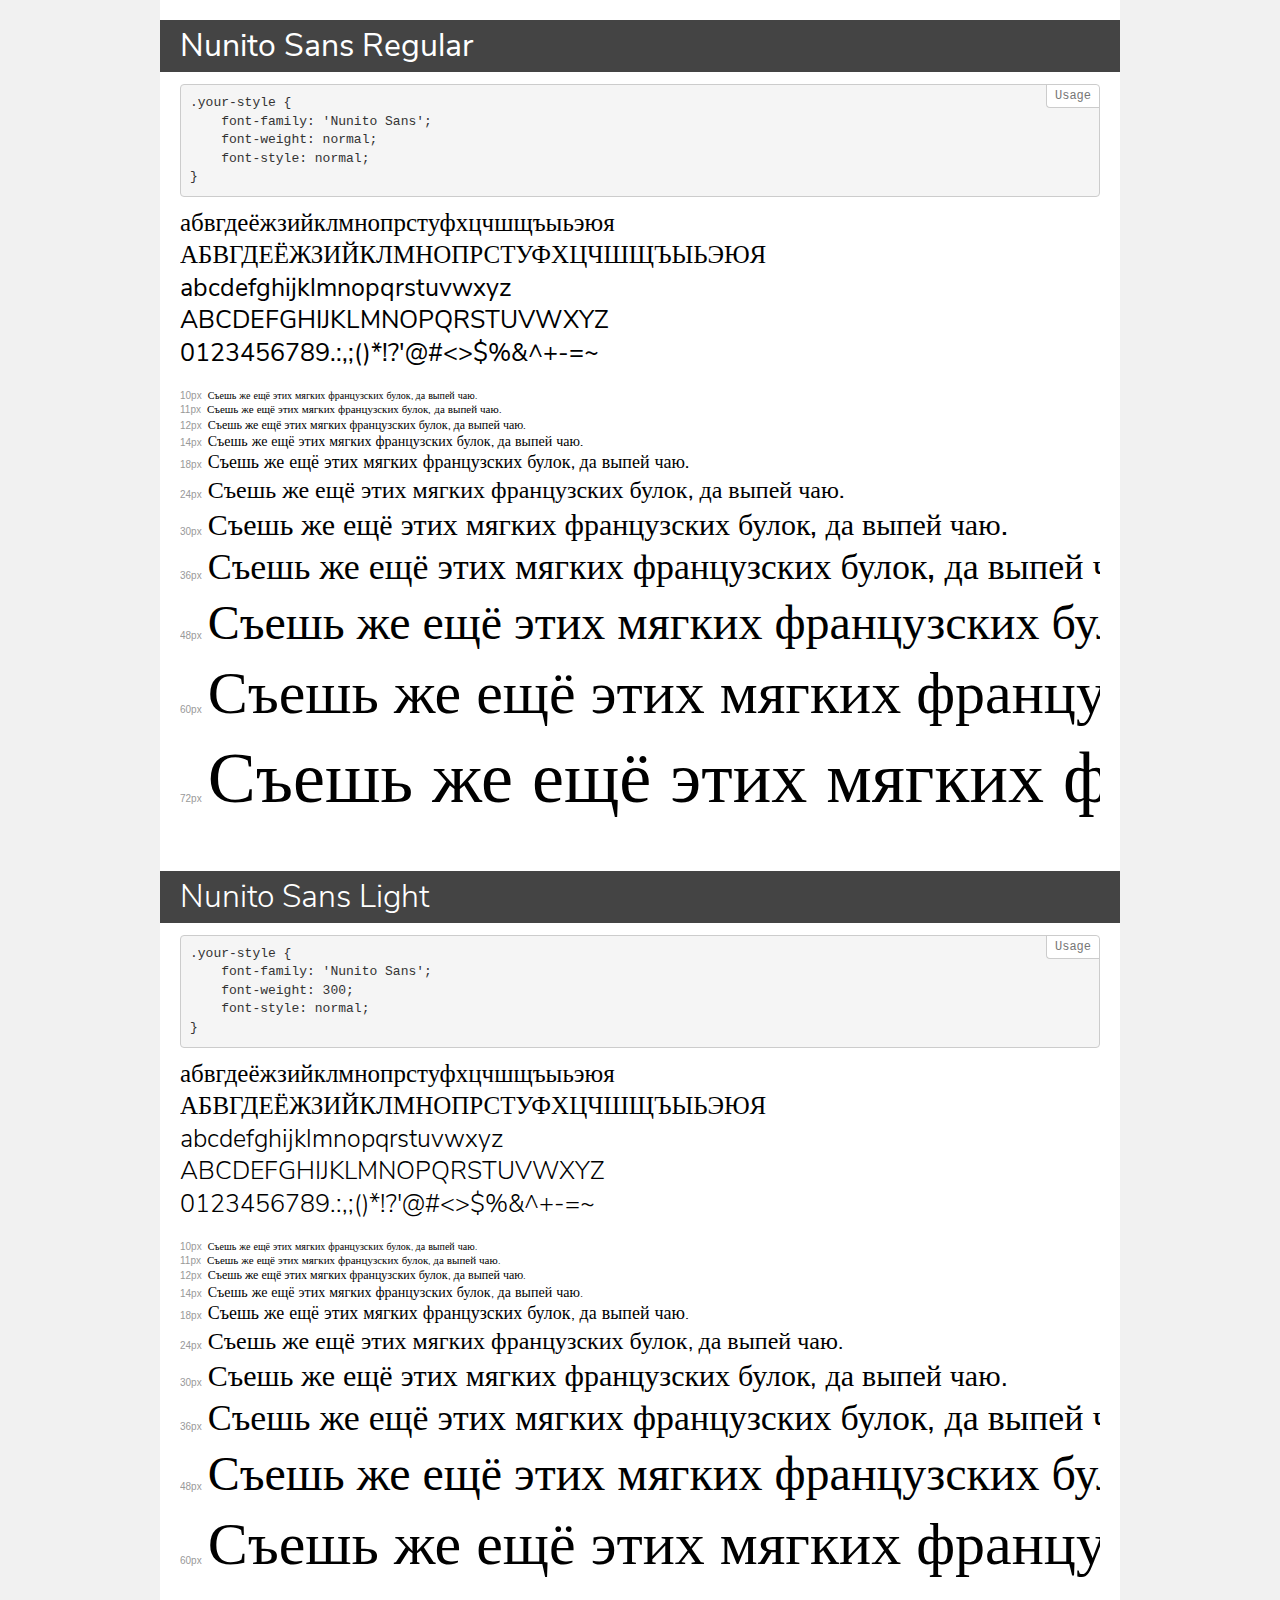
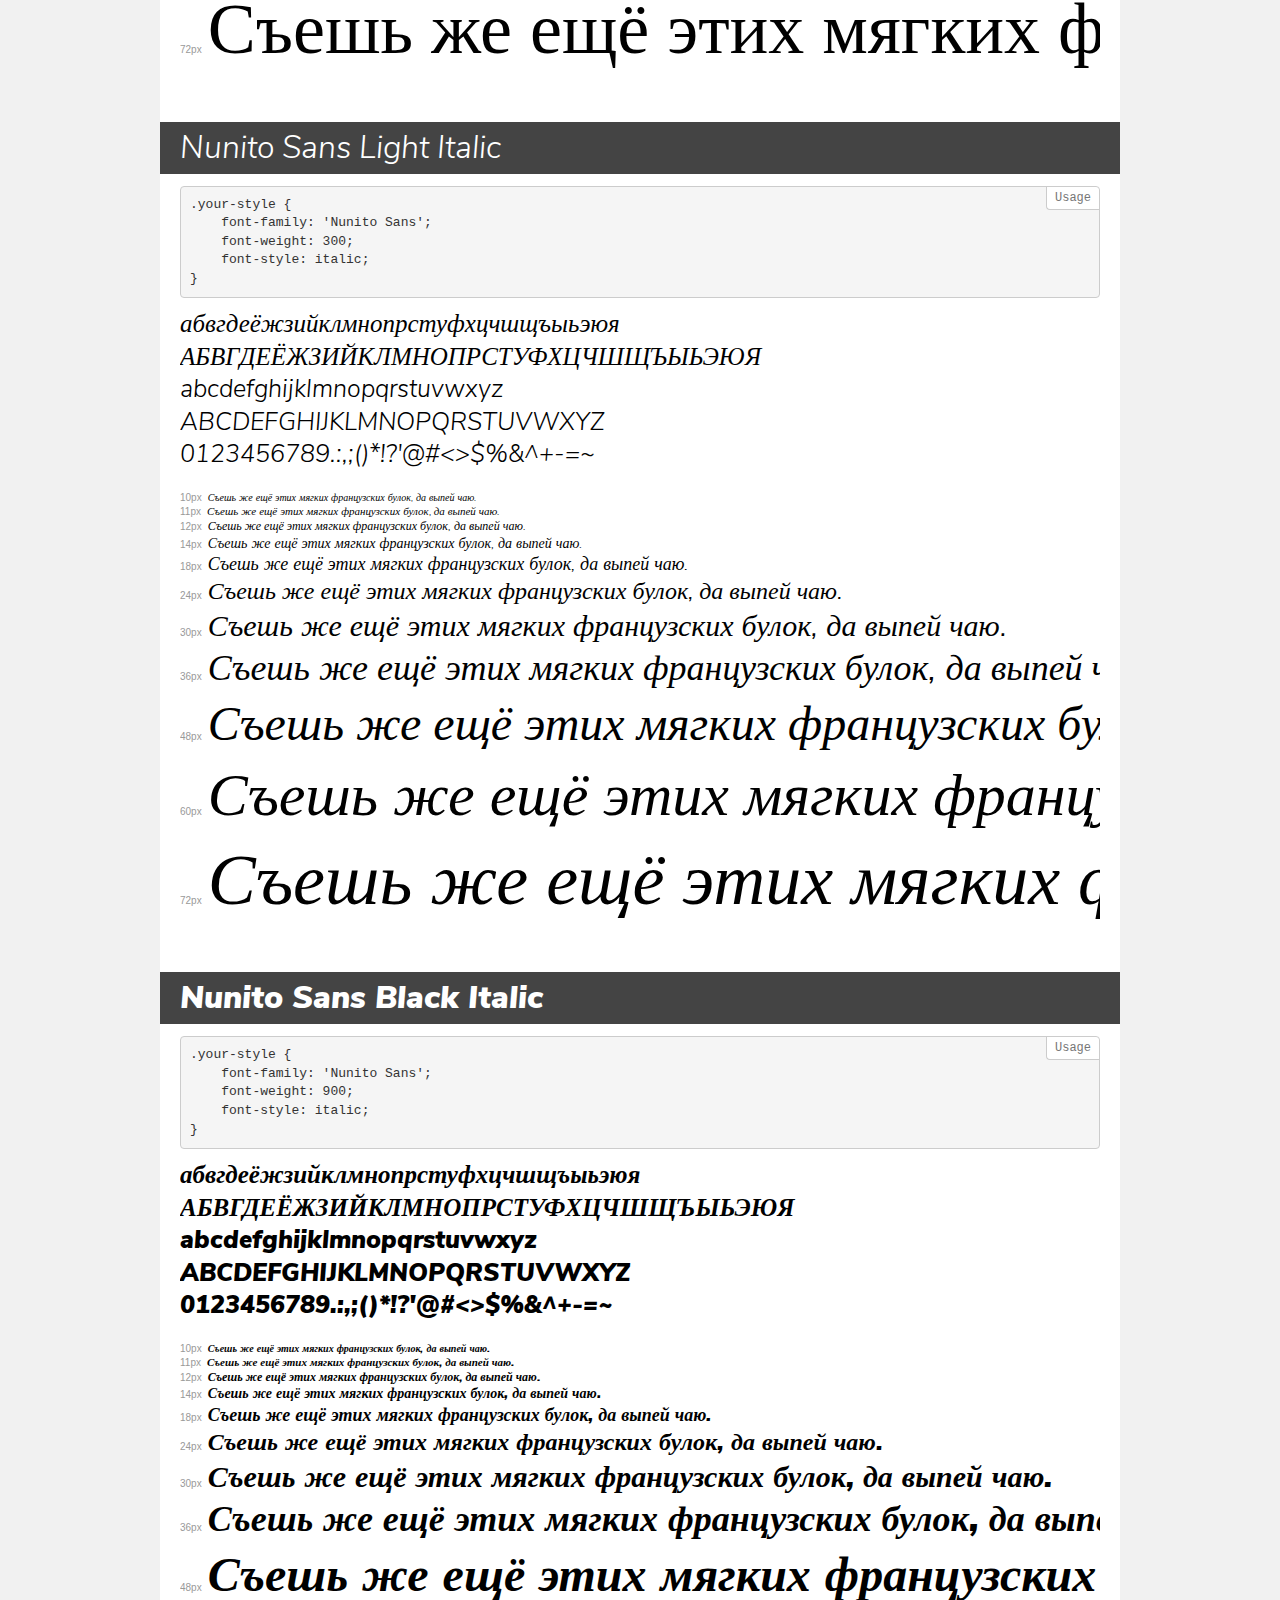
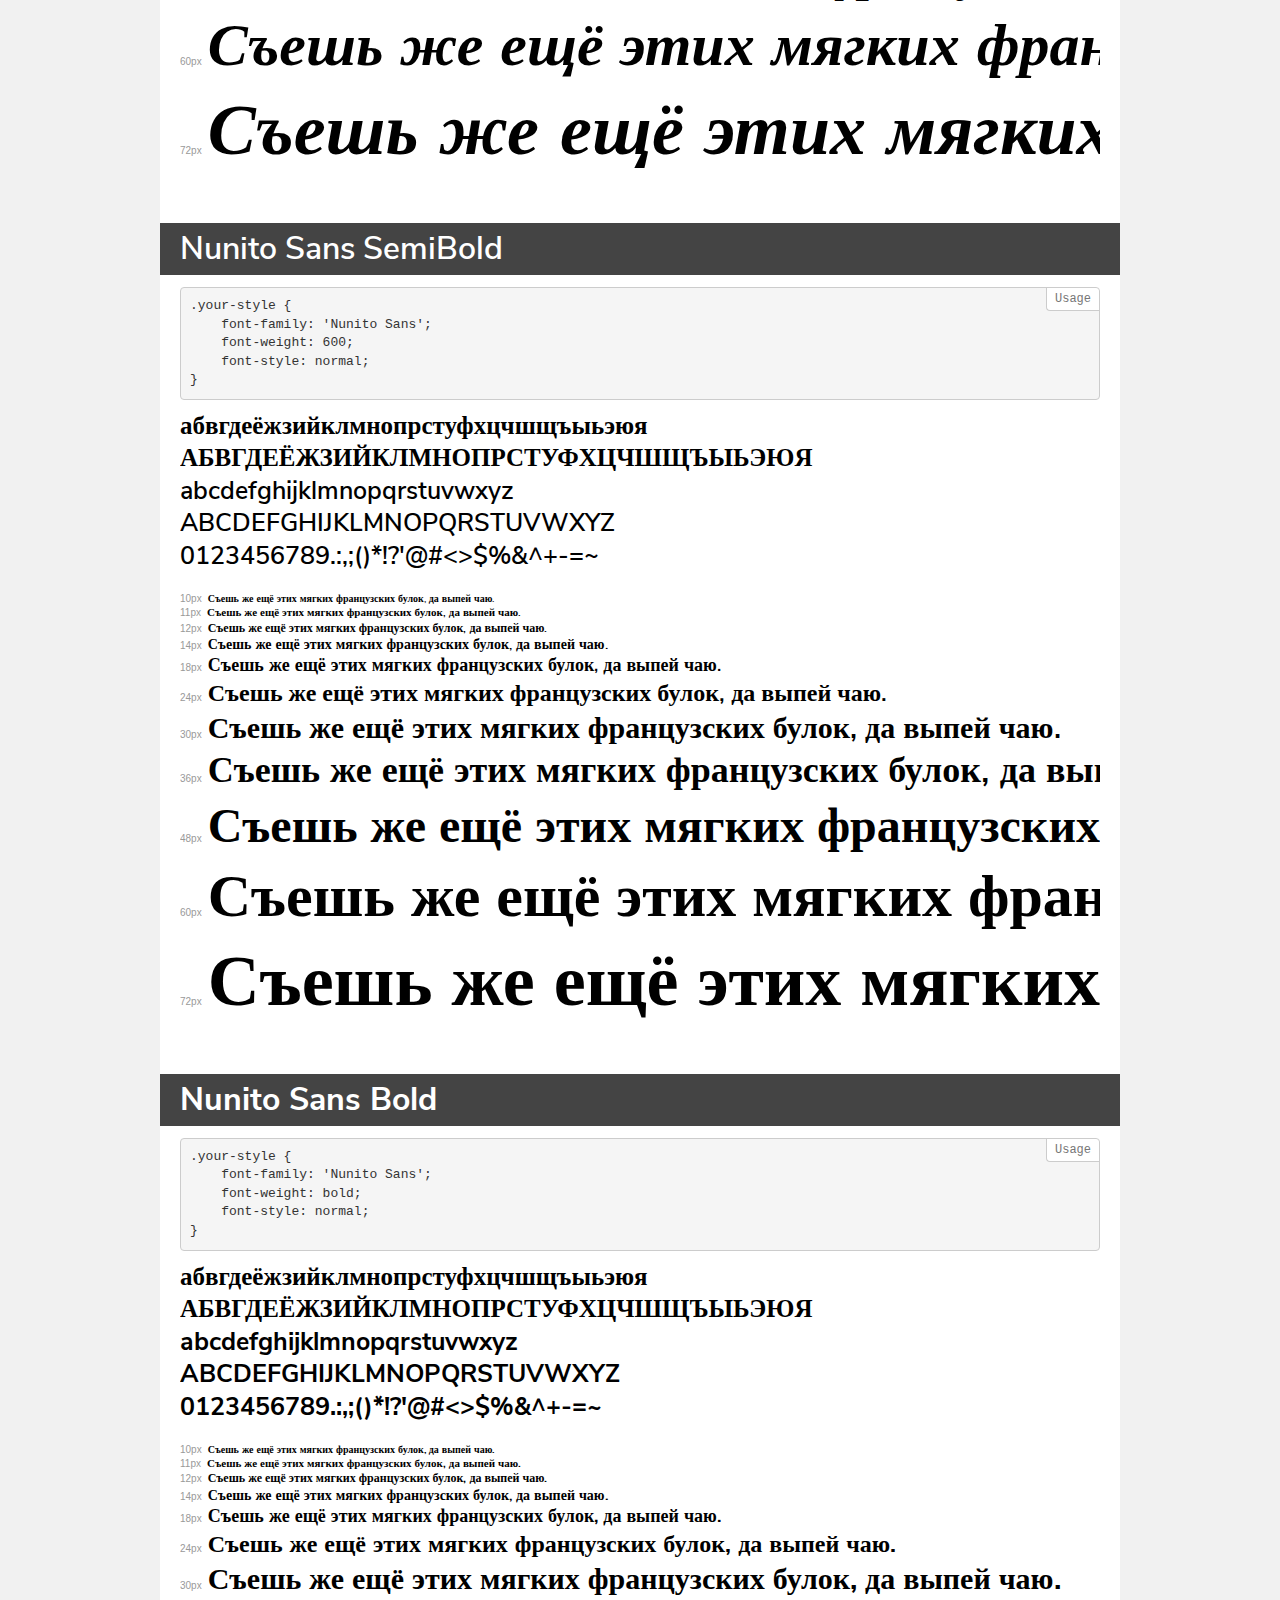
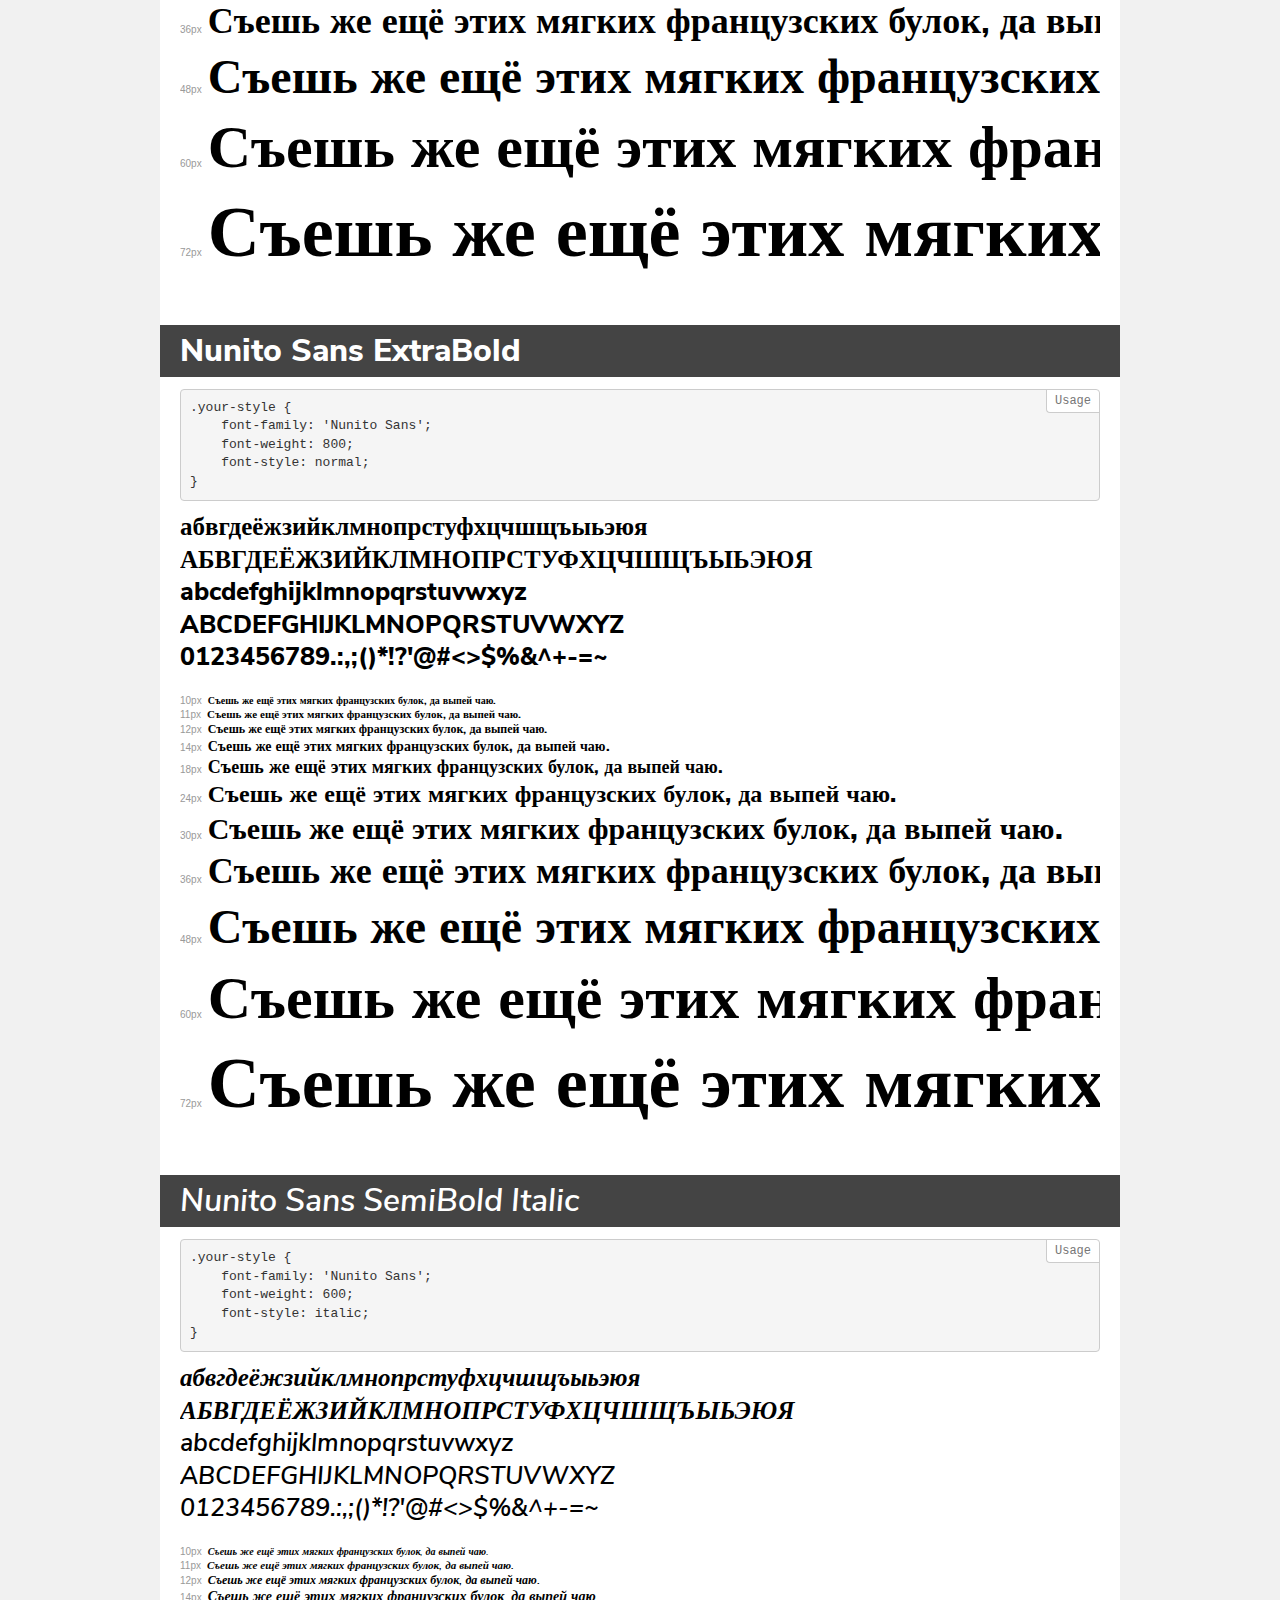
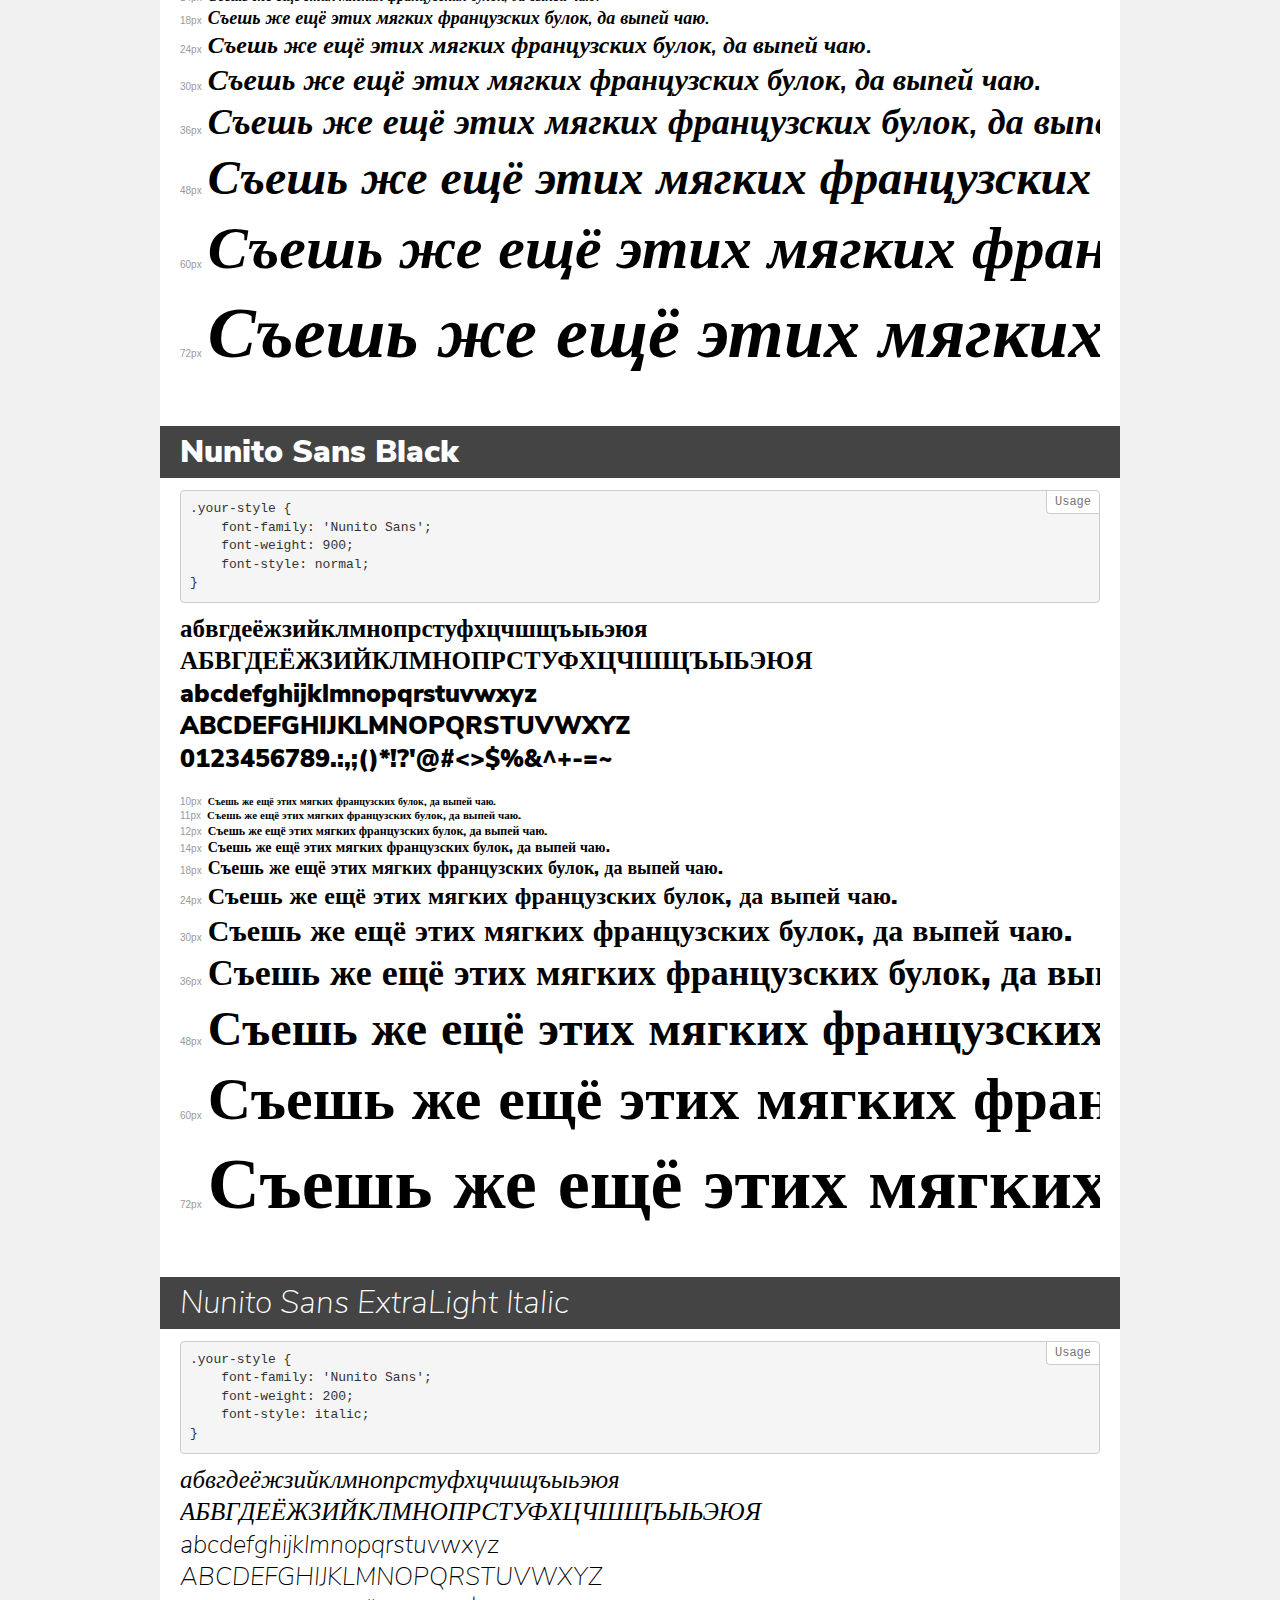
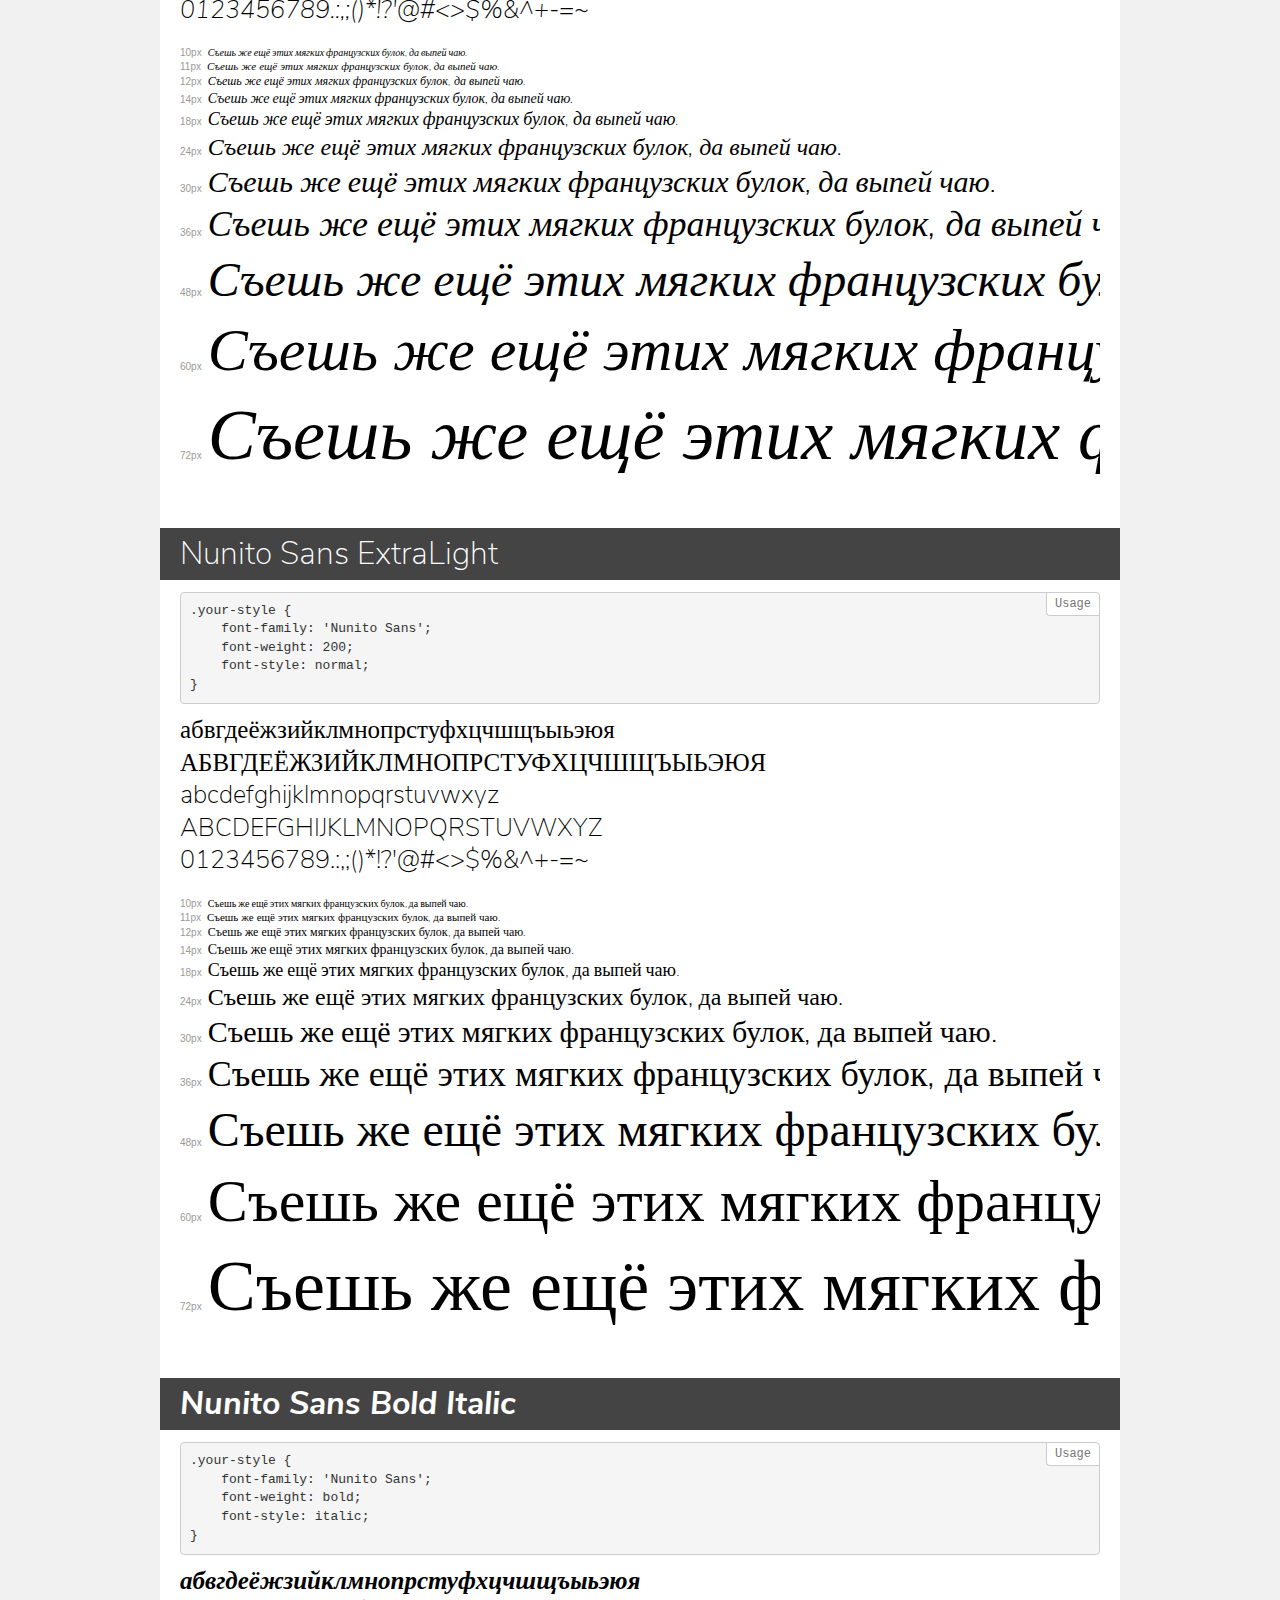
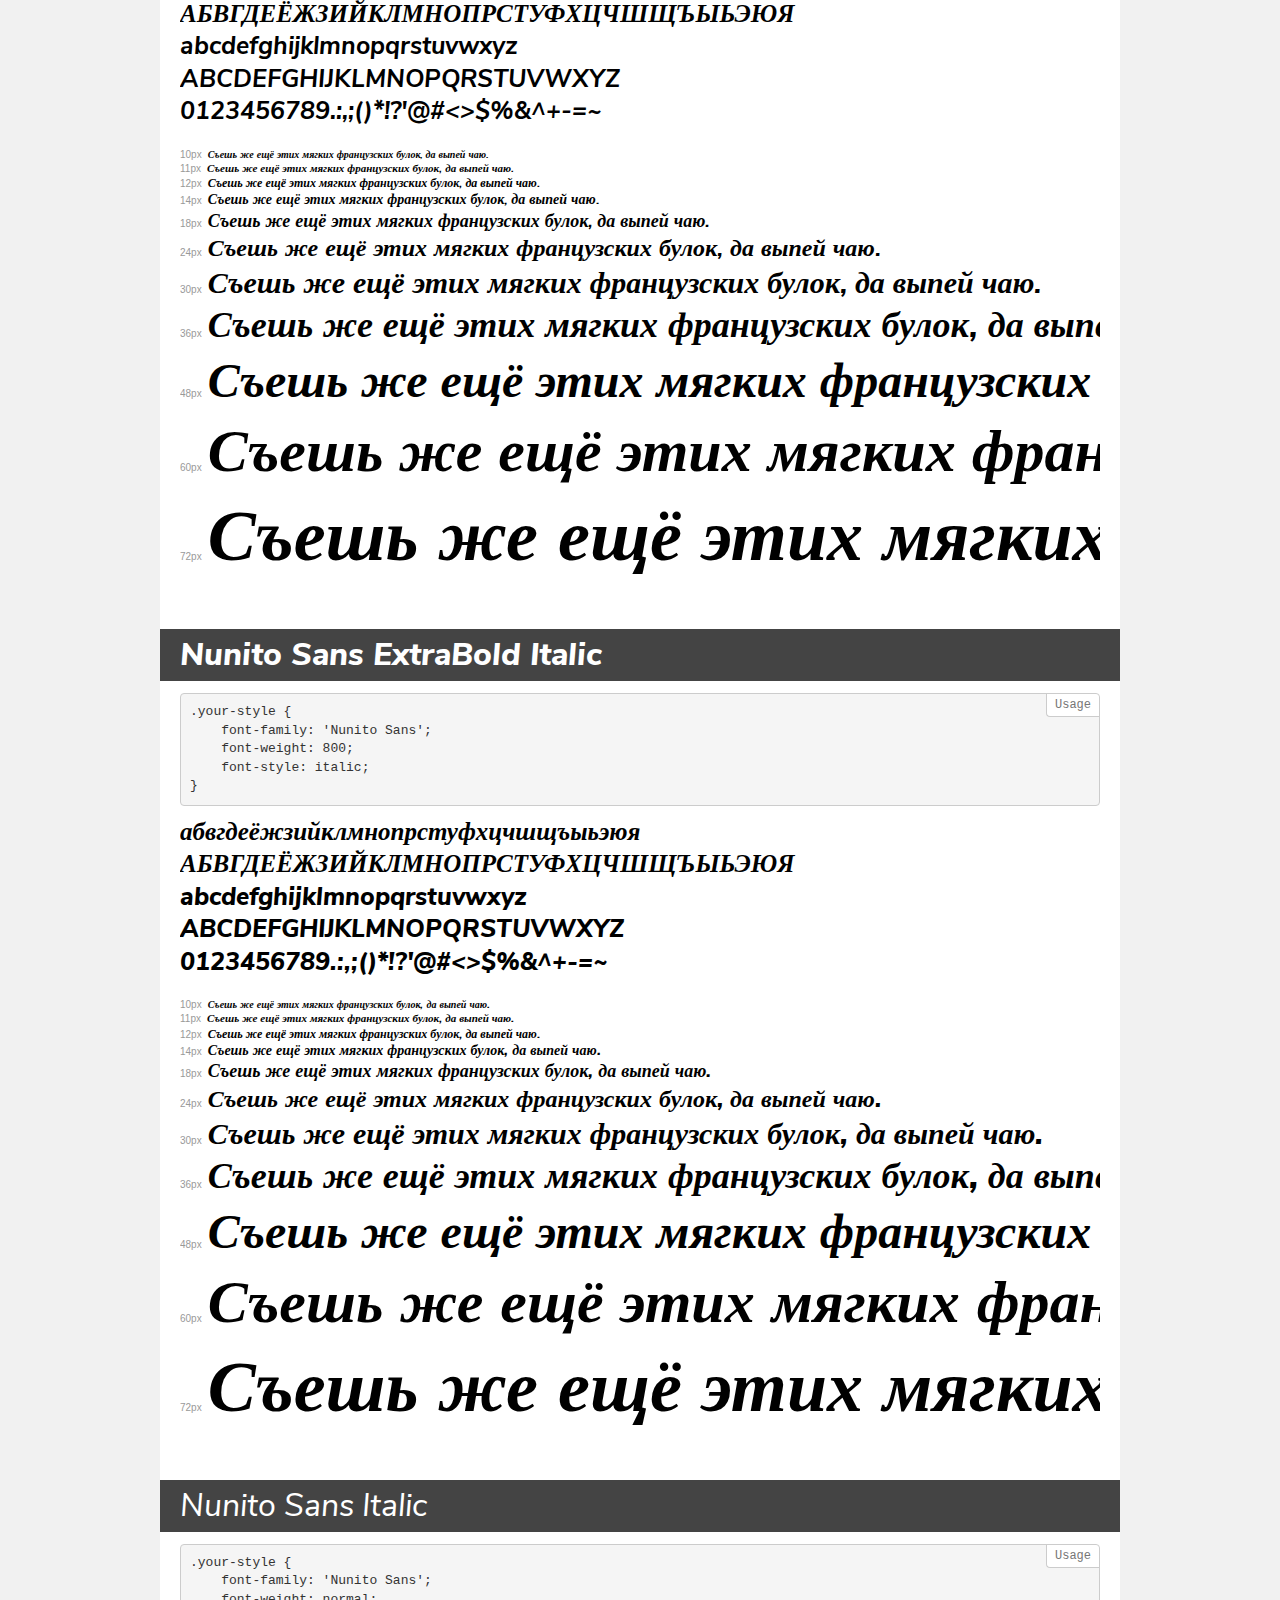
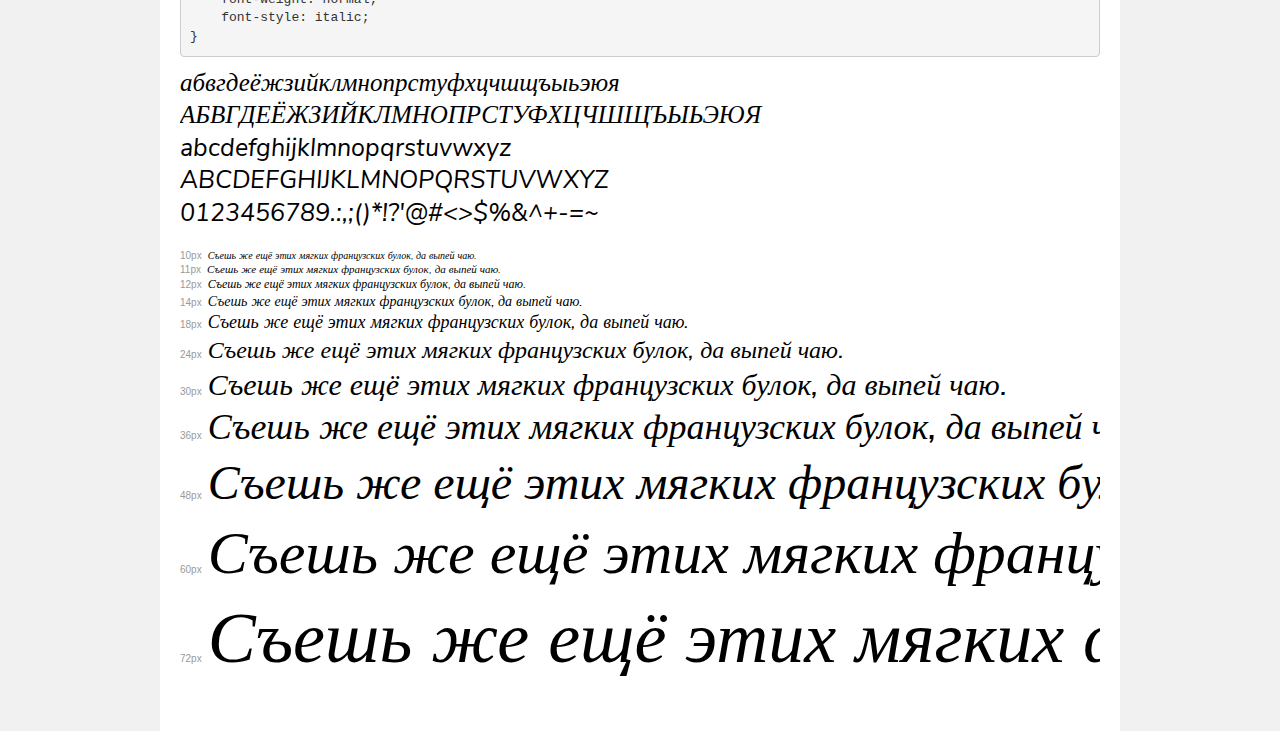
<file: assets/fonts/NunitoSans/demo.html>
<!DOCTYPE html>
<html>
<head>
	<meta charset="utf-8">
	<meta http-equiv="X-UA-Compatible" content="IE=edge">
	<meta name="viewport" content="width=device-width, initial-scale=1">
	<meta name="robots" content="noindex, noarchive">
	<title>Transfonter demo</title>
	<link href="stylesheet.css" rel="stylesheet">
	<style>
		/*
		http://meyerweb.com/eric/tools/css/reset/
		v2.0 | 20110126
		License: none (public domain)
		*/
		html, body, div, span, applet, object, iframe,
		h1, h2, h3, h4, h5, h6, p, blockquote, pre,
		a, abbr, acronym, address, big, cite, code,
		del, dfn, em, img, ins, kbd, q, s, samp,
		small, strike, strong, sub, sup, tt, var,
		b, u, i, center,
		dl, dt, dd, ol, ul, li,
		fieldset, form, label, legend,
		table, caption, tbody, tfoot, thead, tr, th, td,
		article, aside, canvas, details, embed,
		figure, figcaption, footer, header, hgroup,
		menu, nav, output, ruby, section, summary,
		time, mark, audio, video {
			margin: 0;
			padding: 0;
			border: 0;
			font-size: 100%;
			font: inherit;
			vertical-align: baseline;
		}
		/* HTML5 display-role reset for older browsers */
		article, aside, details, figcaption, figure,
		footer, header, hgroup, menu, nav, section {
			display: block;
		}
		body {
			line-height: 1;
		}
		ol, ul {
			list-style: none;
		}
		blockquote, q {
			quotes: none;
		}
		blockquote:before, blockquote:after,
		q:before, q:after {
			content: '';
			content: none;
		}
		table {
			border-collapse: collapse;
			border-spacing: 0;
		}
		/* common styles */
		body {
			background: #f1f1f1;
			color: #000;
		}
		.page {
			background: #fff;
			width: 920px;
			margin: 0 auto;
			padding: 20px 20px 0 20px;
			overflow: hidden;
		}
		.font-container {
			overflow-x: auto;
			overflow-y: hidden;
			margin-bottom: 40px;
			line-height: 1.3;
			white-space: nowrap;
			padding-bottom: 5px;
		}
		h1 {
			position: relative;
			background: #444;
			font-size: 32px;
			color: #fff;
			padding: 10px 20px;
			margin: 0 -20px 12px -20px;
		}
		.letters {
			font-size: 25px;
			margin-bottom: 20px;
		}
		.s10:before {
			content: '10px';
		}
		.s11:before {
			content: '11px';
		}
		.s12:before {
			content: '12px';
		}
		.s14:before {
			content: '14px';
		}
		.s18:before {
			content: '18px';
		}
		.s24:before {
			content: '24px';
		}
		.s30:before {
			content: '30px';
		}
		.s36:before {
			content: '36px';
		}
		.s48:before {
			content: '48px';
		}
		.s60:before {
			content: '60px';
		}
		.s72:before {
			content: '72px';
		}
		.s10:before, .s11:before, .s12:before, .s14:before,
		.s18:before, .s24:before, .s30:before, .s36:before,
		.s48:before, .s60:before, .s72:before {
			font-family: Arial, sans-serif;
			font-size: 10px;
			font-weight: normal;
			font-style: normal;
			color: #999;
			padding-right: 6px;
		}
		pre {
			display: block;
			position: relative;
			padding: 9px;
			margin: 0 0 10px;
			font-family: Monaco, Menlo, Consolas, "Courier New", monospace !important;
			font-size: 13px;
			line-height: 1.428571429;
			color: #333;
			font-weight: normal !important;
			font-style: normal !important;
			background-color: #f5f5f5;
			border: 1px solid #ccc;
			overflow-x: auto;
			border-radius: 4px;
		}
		pre:after {
			display: block;
			position: absolute;
			right: 0;
			top: 0;
			content: 'Usage';
			line-height: 1;
			padding: 5px 8px;
			font-size: 12px;
			color: #767676;
			background-color: #fff;
			border: 1px solid #ccc;
			border-right: none;
			border-top: none;
			border-radius: 0 4px 0 4px;
			z-index: 10;
		}
		/* responsive */
		@media (max-width: 959px) {
			.page {
				width: auto;
				margin: 0;
			}
		}
	</style>
</head>
<body>
<div class="page">
	<div class="demo" style="font-family: 'Nunito Sans'; font-weight: normal; font-style: normal;">
		<h1>Nunito Sans Regular</h1>
		<pre>.your-style {
    font-family: 'Nunito Sans';
    font-weight: normal;
    font-style: normal;
}</pre>
		<div class="font-container">
			<p class="letters">
				абвгдеёжзийклмнопрстуфхцчшщъыьэюя <br />
				АБВГДЕЁЖЗИЙКЛМНОПРСТУФХЦЧШЩЪЫЬЭЮЯ <br />
				abcdefghijklmnopqrstuvwxyz <br />
				ABCDEFGHIJKLMNOPQRSTUVWXYZ <br />				0123456789.:,;()*!?'@#<>$%&^+-=~
			</p>
			<p class="s10" style="font-size: 10px;">Съешь же ещё этих мягких французских булок, да выпей чаю.</p>
			<p class="s11" style="font-size: 11px;">Съешь же ещё этих мягких французских булок, да выпей чаю.</p>
			<p class="s12" style="font-size: 12px;">Съешь же ещё этих мягких французских булок, да выпей чаю.</p>
			<p class="s14" style="font-size: 14px;">Съешь же ещё этих мягких французских булок, да выпей чаю.</p>
			<p class="s18" style="font-size: 18px;">Съешь же ещё этих мягких французских булок, да выпей чаю.</p>
			<p class="s24" style="font-size: 24px;">Съешь же ещё этих мягких французских булок, да выпей чаю.</p>
			<p class="s30" style="font-size: 30px;">Съешь же ещё этих мягких французских булок, да выпей чаю.</p>
			<p class="s36" style="font-size: 36px;">Съешь же ещё этих мягких французских булок, да выпей чаю.</p>
			<p class="s48" style="font-size: 48px;">Съешь же ещё этих мягких французских булок, да выпей чаю.</p>
			<p class="s60" style="font-size: 60px;">Съешь же ещё этих мягких французских булок, да выпей чаю.</p>
			<p class="s72" style="font-size: 72px;">Съешь же ещё этих мягких французских булок, да выпей чаю.</p>
		</div>
	</div>
	<div class="demo" style="font-family: 'Nunito Sans'; font-weight: 300; font-style: normal;">
		<h1>Nunito Sans Light</h1>
		<pre>.your-style {
    font-family: 'Nunito Sans';
    font-weight: 300;
    font-style: normal;
}</pre>
		<div class="font-container">
			<p class="letters">
				абвгдеёжзийклмнопрстуфхцчшщъыьэюя <br />
				АБВГДЕЁЖЗИЙКЛМНОПРСТУФХЦЧШЩЪЫЬЭЮЯ <br />
				abcdefghijklmnopqrstuvwxyz <br />
				ABCDEFGHIJKLMNOPQRSTUVWXYZ <br />				0123456789.:,;()*!?'@#<>$%&^+-=~
			</p>
			<p class="s10" style="font-size: 10px;">Съешь же ещё этих мягких французских булок, да выпей чаю.</p>
			<p class="s11" style="font-size: 11px;">Съешь же ещё этих мягких французских булок, да выпей чаю.</p>
			<p class="s12" style="font-size: 12px;">Съешь же ещё этих мягких французских булок, да выпей чаю.</p>
			<p class="s14" style="font-size: 14px;">Съешь же ещё этих мягких французских булок, да выпей чаю.</p>
			<p class="s18" style="font-size: 18px;">Съешь же ещё этих мягких французских булок, да выпей чаю.</p>
			<p class="s24" style="font-size: 24px;">Съешь же ещё этих мягких французских булок, да выпей чаю.</p>
			<p class="s30" style="font-size: 30px;">Съешь же ещё этих мягких французских булок, да выпей чаю.</p>
			<p class="s36" style="font-size: 36px;">Съешь же ещё этих мягких французских булок, да выпей чаю.</p>
			<p class="s48" style="font-size: 48px;">Съешь же ещё этих мягких французских булок, да выпей чаю.</p>
			<p class="s60" style="font-size: 60px;">Съешь же ещё этих мягких французских булок, да выпей чаю.</p>
			<p class="s72" style="font-size: 72px;">Съешь же ещё этих мягких французских булок, да выпей чаю.</p>
		</div>
	</div>
	<div class="demo" style="font-family: 'Nunito Sans'; font-weight: 300; font-style: italic;">
		<h1>Nunito Sans Light Italic</h1>
		<pre>.your-style {
    font-family: 'Nunito Sans';
    font-weight: 300;
    font-style: italic;
}</pre>
		<div class="font-container">
			<p class="letters">
				абвгдеёжзийклмнопрстуфхцчшщъыьэюя <br />
				АБВГДЕЁЖЗИЙКЛМНОПРСТУФХЦЧШЩЪЫЬЭЮЯ <br />
				abcdefghijklmnopqrstuvwxyz <br />
				ABCDEFGHIJKLMNOPQRSTUVWXYZ <br />				0123456789.:,;()*!?'@#<>$%&^+-=~
			</p>
			<p class="s10" style="font-size: 10px;">Съешь же ещё этих мягких французских булок, да выпей чаю.</p>
			<p class="s11" style="font-size: 11px;">Съешь же ещё этих мягких французских булок, да выпей чаю.</p>
			<p class="s12" style="font-size: 12px;">Съешь же ещё этих мягких французских булок, да выпей чаю.</p>
			<p class="s14" style="font-size: 14px;">Съешь же ещё этих мягких французских булок, да выпей чаю.</p>
			<p class="s18" style="font-size: 18px;">Съешь же ещё этих мягких французских булок, да выпей чаю.</p>
			<p class="s24" style="font-size: 24px;">Съешь же ещё этих мягких французских булок, да выпей чаю.</p>
			<p class="s30" style="font-size: 30px;">Съешь же ещё этих мягких французских булок, да выпей чаю.</p>
			<p class="s36" style="font-size: 36px;">Съешь же ещё этих мягких французских булок, да выпей чаю.</p>
			<p class="s48" style="font-size: 48px;">Съешь же ещё этих мягких французских булок, да выпей чаю.</p>
			<p class="s60" style="font-size: 60px;">Съешь же ещё этих мягких французских булок, да выпей чаю.</p>
			<p class="s72" style="font-size: 72px;">Съешь же ещё этих мягких французских булок, да выпей чаю.</p>
		</div>
	</div>
	<div class="demo" style="font-family: 'Nunito Sans'; font-weight: 900; font-style: italic;">
		<h1>Nunito Sans Black Italic</h1>
		<pre>.your-style {
    font-family: 'Nunito Sans';
    font-weight: 900;
    font-style: italic;
}</pre>
		<div class="font-container">
			<p class="letters">
				абвгдеёжзийклмнопрстуфхцчшщъыьэюя <br />
				АБВГДЕЁЖЗИЙКЛМНОПРСТУФХЦЧШЩЪЫЬЭЮЯ <br />
				abcdefghijklmnopqrstuvwxyz <br />
				ABCDEFGHIJKLMNOPQRSTUVWXYZ <br />				0123456789.:,;()*!?'@#<>$%&^+-=~
			</p>
			<p class="s10" style="font-size: 10px;">Съешь же ещё этих мягких французских булок, да выпей чаю.</p>
			<p class="s11" style="font-size: 11px;">Съешь же ещё этих мягких французских булок, да выпей чаю.</p>
			<p class="s12" style="font-size: 12px;">Съешь же ещё этих мягких французских булок, да выпей чаю.</p>
			<p class="s14" style="font-size: 14px;">Съешь же ещё этих мягких французских булок, да выпей чаю.</p>
			<p class="s18" style="font-size: 18px;">Съешь же ещё этих мягких французских булок, да выпей чаю.</p>
			<p class="s24" style="font-size: 24px;">Съешь же ещё этих мягких французских булок, да выпей чаю.</p>
			<p class="s30" style="font-size: 30px;">Съешь же ещё этих мягких французских булок, да выпей чаю.</p>
			<p class="s36" style="font-size: 36px;">Съешь же ещё этих мягких французских булок, да выпей чаю.</p>
			<p class="s48" style="font-size: 48px;">Съешь же ещё этих мягких французских булок, да выпей чаю.</p>
			<p class="s60" style="font-size: 60px;">Съешь же ещё этих мягких французских булок, да выпей чаю.</p>
			<p class="s72" style="font-size: 72px;">Съешь же ещё этих мягких французских булок, да выпей чаю.</p>
		</div>
	</div>
	<div class="demo" style="font-family: 'Nunito Sans'; font-weight: 600; font-style: normal;">
		<h1>Nunito Sans SemiBold</h1>
		<pre>.your-style {
    font-family: 'Nunito Sans';
    font-weight: 600;
    font-style: normal;
}</pre>
		<div class="font-container">
			<p class="letters">
				абвгдеёжзийклмнопрстуфхцчшщъыьэюя <br />
				АБВГДЕЁЖЗИЙКЛМНОПРСТУФХЦЧШЩЪЫЬЭЮЯ <br />
				abcdefghijklmnopqrstuvwxyz <br />
				ABCDEFGHIJKLMNOPQRSTUVWXYZ <br />				0123456789.:,;()*!?'@#<>$%&^+-=~
			</p>
			<p class="s10" style="font-size: 10px;">Съешь же ещё этих мягких французских булок, да выпей чаю.</p>
			<p class="s11" style="font-size: 11px;">Съешь же ещё этих мягких французских булок, да выпей чаю.</p>
			<p class="s12" style="font-size: 12px;">Съешь же ещё этих мягких французских булок, да выпей чаю.</p>
			<p class="s14" style="font-size: 14px;">Съешь же ещё этих мягких французских булок, да выпей чаю.</p>
			<p class="s18" style="font-size: 18px;">Съешь же ещё этих мягких французских булок, да выпей чаю.</p>
			<p class="s24" style="font-size: 24px;">Съешь же ещё этих мягких французских булок, да выпей чаю.</p>
			<p class="s30" style="font-size: 30px;">Съешь же ещё этих мягких французских булок, да выпей чаю.</p>
			<p class="s36" style="font-size: 36px;">Съешь же ещё этих мягких французских булок, да выпей чаю.</p>
			<p class="s48" style="font-size: 48px;">Съешь же ещё этих мягких французских булок, да выпей чаю.</p>
			<p class="s60" style="font-size: 60px;">Съешь же ещё этих мягких французских булок, да выпей чаю.</p>
			<p class="s72" style="font-size: 72px;">Съешь же ещё этих мягких французских булок, да выпей чаю.</p>
		</div>
	</div>
	<div class="demo" style="font-family: 'Nunito Sans'; font-weight: bold; font-style: normal;">
		<h1>Nunito Sans Bold</h1>
		<pre>.your-style {
    font-family: 'Nunito Sans';
    font-weight: bold;
    font-style: normal;
}</pre>
		<div class="font-container">
			<p class="letters">
				абвгдеёжзийклмнопрстуфхцчшщъыьэюя <br />
				АБВГДЕЁЖЗИЙКЛМНОПРСТУФХЦЧШЩЪЫЬЭЮЯ <br />
				abcdefghijklmnopqrstuvwxyz <br />
				ABCDEFGHIJKLMNOPQRSTUVWXYZ <br />				0123456789.:,;()*!?'@#<>$%&^+-=~
			</p>
			<p class="s10" style="font-size: 10px;">Съешь же ещё этих мягких французских булок, да выпей чаю.</p>
			<p class="s11" style="font-size: 11px;">Съешь же ещё этих мягких французских булок, да выпей чаю.</p>
			<p class="s12" style="font-size: 12px;">Съешь же ещё этих мягких французских булок, да выпей чаю.</p>
			<p class="s14" style="font-size: 14px;">Съешь же ещё этих мягких французских булок, да выпей чаю.</p>
			<p class="s18" style="font-size: 18px;">Съешь же ещё этих мягких французских булок, да выпей чаю.</p>
			<p class="s24" style="font-size: 24px;">Съешь же ещё этих мягких французских булок, да выпей чаю.</p>
			<p class="s30" style="font-size: 30px;">Съешь же ещё этих мягких французских булок, да выпей чаю.</p>
			<p class="s36" style="font-size: 36px;">Съешь же ещё этих мягких французских булок, да выпей чаю.</p>
			<p class="s48" style="font-size: 48px;">Съешь же ещё этих мягких французских булок, да выпей чаю.</p>
			<p class="s60" style="font-size: 60px;">Съешь же ещё этих мягких французских булок, да выпей чаю.</p>
			<p class="s72" style="font-size: 72px;">Съешь же ещё этих мягких французских булок, да выпей чаю.</p>
		</div>
	</div>
	<div class="demo" style="font-family: 'Nunito Sans'; font-weight: 800; font-style: normal;">
		<h1>Nunito Sans ExtraBold</h1>
		<pre>.your-style {
    font-family: 'Nunito Sans';
    font-weight: 800;
    font-style: normal;
}</pre>
		<div class="font-container">
			<p class="letters">
				абвгдеёжзийклмнопрстуфхцчшщъыьэюя <br />
				АБВГДЕЁЖЗИЙКЛМНОПРСТУФХЦЧШЩЪЫЬЭЮЯ <br />
				abcdefghijklmnopqrstuvwxyz <br />
				ABCDEFGHIJKLMNOPQRSTUVWXYZ <br />				0123456789.:,;()*!?'@#<>$%&^+-=~
			</p>
			<p class="s10" style="font-size: 10px;">Съешь же ещё этих мягких французских булок, да выпей чаю.</p>
			<p class="s11" style="font-size: 11px;">Съешь же ещё этих мягких французских булок, да выпей чаю.</p>
			<p class="s12" style="font-size: 12px;">Съешь же ещё этих мягких французских булок, да выпей чаю.</p>
			<p class="s14" style="font-size: 14px;">Съешь же ещё этих мягких французских булок, да выпей чаю.</p>
			<p class="s18" style="font-size: 18px;">Съешь же ещё этих мягких французских булок, да выпей чаю.</p>
			<p class="s24" style="font-size: 24px;">Съешь же ещё этих мягких французских булок, да выпей чаю.</p>
			<p class="s30" style="font-size: 30px;">Съешь же ещё этих мягких французских булок, да выпей чаю.</p>
			<p class="s36" style="font-size: 36px;">Съешь же ещё этих мягких французских булок, да выпей чаю.</p>
			<p class="s48" style="font-size: 48px;">Съешь же ещё этих мягких французских булок, да выпей чаю.</p>
			<p class="s60" style="font-size: 60px;">Съешь же ещё этих мягких французских булок, да выпей чаю.</p>
			<p class="s72" style="font-size: 72px;">Съешь же ещё этих мягких французских булок, да выпей чаю.</p>
		</div>
	</div>
	<div class="demo" style="font-family: 'Nunito Sans'; font-weight: 600; font-style: italic;">
		<h1>Nunito Sans SemiBold Italic</h1>
		<pre>.your-style {
    font-family: 'Nunito Sans';
    font-weight: 600;
    font-style: italic;
}</pre>
		<div class="font-container">
			<p class="letters">
				абвгдеёжзийклмнопрстуфхцчшщъыьэюя <br />
				АБВГДЕЁЖЗИЙКЛМНОПРСТУФХЦЧШЩЪЫЬЭЮЯ <br />
				abcdefghijklmnopqrstuvwxyz <br />
				ABCDEFGHIJKLMNOPQRSTUVWXYZ <br />				0123456789.:,;()*!?'@#<>$%&^+-=~
			</p>
			<p class="s10" style="font-size: 10px;">Съешь же ещё этих мягких французских булок, да выпей чаю.</p>
			<p class="s11" style="font-size: 11px;">Съешь же ещё этих мягких французских булок, да выпей чаю.</p>
			<p class="s12" style="font-size: 12px;">Съешь же ещё этих мягких французских булок, да выпей чаю.</p>
			<p class="s14" style="font-size: 14px;">Съешь же ещё этих мягких французских булок, да выпей чаю.</p>
			<p class="s18" style="font-size: 18px;">Съешь же ещё этих мягких французских булок, да выпей чаю.</p>
			<p class="s24" style="font-size: 24px;">Съешь же ещё этих мягких французских булок, да выпей чаю.</p>
			<p class="s30" style="font-size: 30px;">Съешь же ещё этих мягких французских булок, да выпей чаю.</p>
			<p class="s36" style="font-size: 36px;">Съешь же ещё этих мягких французских булок, да выпей чаю.</p>
			<p class="s48" style="font-size: 48px;">Съешь же ещё этих мягких французских булок, да выпей чаю.</p>
			<p class="s60" style="font-size: 60px;">Съешь же ещё этих мягких французских булок, да выпей чаю.</p>
			<p class="s72" style="font-size: 72px;">Съешь же ещё этих мягких французских булок, да выпей чаю.</p>
		</div>
	</div>
	<div class="demo" style="font-family: 'Nunito Sans'; font-weight: 900; font-style: normal;">
		<h1>Nunito Sans Black</h1>
		<pre>.your-style {
    font-family: 'Nunito Sans';
    font-weight: 900;
    font-style: normal;
}</pre>
		<div class="font-container">
			<p class="letters">
				абвгдеёжзийклмнопрстуфхцчшщъыьэюя <br />
				АБВГДЕЁЖЗИЙКЛМНОПРСТУФХЦЧШЩЪЫЬЭЮЯ <br />
				abcdefghijklmnopqrstuvwxyz <br />
				ABCDEFGHIJKLMNOPQRSTUVWXYZ <br />				0123456789.:,;()*!?'@#<>$%&^+-=~
			</p>
			<p class="s10" style="font-size: 10px;">Съешь же ещё этих мягких французских булок, да выпей чаю.</p>
			<p class="s11" style="font-size: 11px;">Съешь же ещё этих мягких французских булок, да выпей чаю.</p>
			<p class="s12" style="font-size: 12px;">Съешь же ещё этих мягких французских булок, да выпей чаю.</p>
			<p class="s14" style="font-size: 14px;">Съешь же ещё этих мягких французских булок, да выпей чаю.</p>
			<p class="s18" style="font-size: 18px;">Съешь же ещё этих мягких французских булок, да выпей чаю.</p>
			<p class="s24" style="font-size: 24px;">Съешь же ещё этих мягких французских булок, да выпей чаю.</p>
			<p class="s30" style="font-size: 30px;">Съешь же ещё этих мягких французских булок, да выпей чаю.</p>
			<p class="s36" style="font-size: 36px;">Съешь же ещё этих мягких французских булок, да выпей чаю.</p>
			<p class="s48" style="font-size: 48px;">Съешь же ещё этих мягких французских булок, да выпей чаю.</p>
			<p class="s60" style="font-size: 60px;">Съешь же ещё этих мягких французских булок, да выпей чаю.</p>
			<p class="s72" style="font-size: 72px;">Съешь же ещё этих мягких французских булок, да выпей чаю.</p>
		</div>
	</div>
	<div class="demo" style="font-family: 'Nunito Sans'; font-weight: 200; font-style: italic;">
		<h1>Nunito Sans ExtraLight Italic</h1>
		<pre>.your-style {
    font-family: 'Nunito Sans';
    font-weight: 200;
    font-style: italic;
}</pre>
		<div class="font-container">
			<p class="letters">
				абвгдеёжзийклмнопрстуфхцчшщъыьэюя <br />
				АБВГДЕЁЖЗИЙКЛМНОПРСТУФХЦЧШЩЪЫЬЭЮЯ <br />
				abcdefghijklmnopqrstuvwxyz <br />
				ABCDEFGHIJKLMNOPQRSTUVWXYZ <br />				0123456789.:,;()*!?'@#<>$%&^+-=~
			</p>
			<p class="s10" style="font-size: 10px;">Съешь же ещё этих мягких французских булок, да выпей чаю.</p>
			<p class="s11" style="font-size: 11px;">Съешь же ещё этих мягких французских булок, да выпей чаю.</p>
			<p class="s12" style="font-size: 12px;">Съешь же ещё этих мягких французских булок, да выпей чаю.</p>
			<p class="s14" style="font-size: 14px;">Съешь же ещё этих мягких французских булок, да выпей чаю.</p>
			<p class="s18" style="font-size: 18px;">Съешь же ещё этих мягких французских булок, да выпей чаю.</p>
			<p class="s24" style="font-size: 24px;">Съешь же ещё этих мягких французских булок, да выпей чаю.</p>
			<p class="s30" style="font-size: 30px;">Съешь же ещё этих мягких французских булок, да выпей чаю.</p>
			<p class="s36" style="font-size: 36px;">Съешь же ещё этих мягких французских булок, да выпей чаю.</p>
			<p class="s48" style="font-size: 48px;">Съешь же ещё этих мягких французских булок, да выпей чаю.</p>
			<p class="s60" style="font-size: 60px;">Съешь же ещё этих мягких французских булок, да выпей чаю.</p>
			<p class="s72" style="font-size: 72px;">Съешь же ещё этих мягких французских булок, да выпей чаю.</p>
		</div>
	</div>
	<div class="demo" style="font-family: 'Nunito Sans'; font-weight: 200; font-style: normal;">
		<h1>Nunito Sans ExtraLight</h1>
		<pre>.your-style {
    font-family: 'Nunito Sans';
    font-weight: 200;
    font-style: normal;
}</pre>
		<div class="font-container">
			<p class="letters">
				абвгдеёжзийклмнопрстуфхцчшщъыьэюя <br />
				АБВГДЕЁЖЗИЙКЛМНОПРСТУФХЦЧШЩЪЫЬЭЮЯ <br />
				abcdefghijklmnopqrstuvwxyz <br />
				ABCDEFGHIJKLMNOPQRSTUVWXYZ <br />				0123456789.:,;()*!?'@#<>$%&^+-=~
			</p>
			<p class="s10" style="font-size: 10px;">Съешь же ещё этих мягких французских булок, да выпей чаю.</p>
			<p class="s11" style="font-size: 11px;">Съешь же ещё этих мягких французских булок, да выпей чаю.</p>
			<p class="s12" style="font-size: 12px;">Съешь же ещё этих мягких французских булок, да выпей чаю.</p>
			<p class="s14" style="font-size: 14px;">Съешь же ещё этих мягких французских булок, да выпей чаю.</p>
			<p class="s18" style="font-size: 18px;">Съешь же ещё этих мягких французских булок, да выпей чаю.</p>
			<p class="s24" style="font-size: 24px;">Съешь же ещё этих мягких французских булок, да выпей чаю.</p>
			<p class="s30" style="font-size: 30px;">Съешь же ещё этих мягких французских булок, да выпей чаю.</p>
			<p class="s36" style="font-size: 36px;">Съешь же ещё этих мягких французских булок, да выпей чаю.</p>
			<p class="s48" style="font-size: 48px;">Съешь же ещё этих мягких французских булок, да выпей чаю.</p>
			<p class="s60" style="font-size: 60px;">Съешь же ещё этих мягких французских булок, да выпей чаю.</p>
			<p class="s72" style="font-size: 72px;">Съешь же ещё этих мягких французских булок, да выпей чаю.</p>
		</div>
	</div>
	<div class="demo" style="font-family: 'Nunito Sans'; font-weight: bold; font-style: italic;">
		<h1>Nunito Sans Bold Italic</h1>
		<pre>.your-style {
    font-family: 'Nunito Sans';
    font-weight: bold;
    font-style: italic;
}</pre>
		<div class="font-container">
			<p class="letters">
				абвгдеёжзийклмнопрстуфхцчшщъыьэюя <br />
				АБВГДЕЁЖЗИЙКЛМНОПРСТУФХЦЧШЩЪЫЬЭЮЯ <br />
				abcdefghijklmnopqrstuvwxyz <br />
				ABCDEFGHIJKLMNOPQRSTUVWXYZ <br />				0123456789.:,;()*!?'@#<>$%&^+-=~
			</p>
			<p class="s10" style="font-size: 10px;">Съешь же ещё этих мягких французских булок, да выпей чаю.</p>
			<p class="s11" style="font-size: 11px;">Съешь же ещё этих мягких французских булок, да выпей чаю.</p>
			<p class="s12" style="font-size: 12px;">Съешь же ещё этих мягких французских булок, да выпей чаю.</p>
			<p class="s14" style="font-size: 14px;">Съешь же ещё этих мягких французских булок, да выпей чаю.</p>
			<p class="s18" style="font-size: 18px;">Съешь же ещё этих мягких французских булок, да выпей чаю.</p>
			<p class="s24" style="font-size: 24px;">Съешь же ещё этих мягких французских булок, да выпей чаю.</p>
			<p class="s30" style="font-size: 30px;">Съешь же ещё этих мягких французских булок, да выпей чаю.</p>
			<p class="s36" style="font-size: 36px;">Съешь же ещё этих мягких французских булок, да выпей чаю.</p>
			<p class="s48" style="font-size: 48px;">Съешь же ещё этих мягких французских булок, да выпей чаю.</p>
			<p class="s60" style="font-size: 60px;">Съешь же ещё этих мягких французских булок, да выпей чаю.</p>
			<p class="s72" style="font-size: 72px;">Съешь же ещё этих мягких французских булок, да выпей чаю.</p>
		</div>
	</div>
	<div class="demo" style="font-family: 'Nunito Sans'; font-weight: 800; font-style: italic;">
		<h1>Nunito Sans ExtraBold Italic</h1>
		<pre>.your-style {
    font-family: 'Nunito Sans';
    font-weight: 800;
    font-style: italic;
}</pre>
		<div class="font-container">
			<p class="letters">
				абвгдеёжзийклмнопрстуфхцчшщъыьэюя <br />
				АБВГДЕЁЖЗИЙКЛМНОПРСТУФХЦЧШЩЪЫЬЭЮЯ <br />
				abcdefghijklmnopqrstuvwxyz <br />
				ABCDEFGHIJKLMNOPQRSTUVWXYZ <br />				0123456789.:,;()*!?'@#<>$%&^+-=~
			</p>
			<p class="s10" style="font-size: 10px;">Съешь же ещё этих мягких французских булок, да выпей чаю.</p>
			<p class="s11" style="font-size: 11px;">Съешь же ещё этих мягких французских булок, да выпей чаю.</p>
			<p class="s12" style="font-size: 12px;">Съешь же ещё этих мягких французских булок, да выпей чаю.</p>
			<p class="s14" style="font-size: 14px;">Съешь же ещё этих мягких французских булок, да выпей чаю.</p>
			<p class="s18" style="font-size: 18px;">Съешь же ещё этих мягких французских булок, да выпей чаю.</p>
			<p class="s24" style="font-size: 24px;">Съешь же ещё этих мягких французских булок, да выпей чаю.</p>
			<p class="s30" style="font-size: 30px;">Съешь же ещё этих мягких французских булок, да выпей чаю.</p>
			<p class="s36" style="font-size: 36px;">Съешь же ещё этих мягких французских булок, да выпей чаю.</p>
			<p class="s48" style="font-size: 48px;">Съешь же ещё этих мягких французских булок, да выпей чаю.</p>
			<p class="s60" style="font-size: 60px;">Съешь же ещё этих мягких французских булок, да выпей чаю.</p>
			<p class="s72" style="font-size: 72px;">Съешь же ещё этих мягких французских булок, да выпей чаю.</p>
		</div>
	</div>
	<div class="demo" style="font-family: 'Nunito Sans'; font-weight: normal; font-style: italic;">
		<h1>Nunito Sans Italic</h1>
		<pre>.your-style {
    font-family: 'Nunito Sans';
    font-weight: normal;
    font-style: italic;
}</pre>
		<div class="font-container">
			<p class="letters">
				абвгдеёжзийклмнопрстуфхцчшщъыьэюя <br />
				АБВГДЕЁЖЗИЙКЛМНОПРСТУФХЦЧШЩЪЫЬЭЮЯ <br />
				abcdefghijklmnopqrstuvwxyz <br />
				ABCDEFGHIJKLMNOPQRSTUVWXYZ <br />				0123456789.:,;()*!?'@#<>$%&^+-=~
			</p>
			<p class="s10" style="font-size: 10px;">Съешь же ещё этих мягких французских булок, да выпей чаю.</p>
			<p class="s11" style="font-size: 11px;">Съешь же ещё этих мягких французских булок, да выпей чаю.</p>
			<p class="s12" style="font-size: 12px;">Съешь же ещё этих мягких французских булок, да выпей чаю.</p>
			<p class="s14" style="font-size: 14px;">Съешь же ещё этих мягких французских булок, да выпей чаю.</p>
			<p class="s18" style="font-size: 18px;">Съешь же ещё этих мягких французских булок, да выпей чаю.</p>
			<p class="s24" style="font-size: 24px;">Съешь же ещё этих мягких французских булок, да выпей чаю.</p>
			<p class="s30" style="font-size: 30px;">Съешь же ещё этих мягких французских булок, да выпей чаю.</p>
			<p class="s36" style="font-size: 36px;">Съешь же ещё этих мягких французских булок, да выпей чаю.</p>
			<p class="s48" style="font-size: 48px;">Съешь же ещё этих мягких французских булок, да выпей чаю.</p>
			<p class="s60" style="font-size: 60px;">Съешь же ещё этих мягких французских булок, да выпей чаю.</p>
			<p class="s72" style="font-size: 72px;">Съешь же ещё этих мягких французских булок, да выпей чаю.</p>
		</div>
	</div>
</div>
</body>
</html>
</file>
<file: assets/fonts/FuturaPT/stylesheet.css>
@font-face {
    font-family: 'Futura PT';
    src: url('FuturaPT-Heavy.eot');
    src: local('Futura PT Heavy'), local('FuturaPT-Heavy'),
        url('FuturaPT-Heavy.eot?#iefix') format('embedded-opentype'),
        url('FuturaPT-Heavy.woff') format('woff'),
        url('FuturaPT-Heavy.ttf') format('truetype');
    font-weight: 900;
    font-style: normal;
}

@font-face {
    font-family: 'Futura PT';
    src: url('FuturaPT-Medium.eot');
    src: local('Futura PT Medium'), local('FuturaPT-Medium'),
        url('FuturaPT-Medium.eot?#iefix') format('embedded-opentype'),
        url('FuturaPT-Medium.woff') format('woff'),
        url('FuturaPT-Medium.ttf') format('truetype');
    font-weight: 500;
    font-style: normal;
}

@font-face {
    font-family: 'Futura PT';
    src: url('FuturaPT-MediumObl.eot');
    src: local('Futura PT Medium Oblique'), local('FuturaPT-MediumObl'),
        url('FuturaPT-MediumObl.eot?#iefix') format('embedded-opentype'),
        url('FuturaPT-MediumObl.woff') format('woff'),
        url('FuturaPT-MediumObl.ttf') format('truetype');
    font-weight: 500;
    font-style: italic;
}

@font-face {
    font-family: 'Futura PT Cond';
    src: url('FuturaPTCond-Medium.eot');
    src: local('Futura PT Cond Medium'), local('FuturaPTCond-Medium'),
        url('FuturaPTCond-Medium.eot?#iefix') format('embedded-opentype'),
        url('FuturaPTCond-Medium.woff') format('woff'),
        url('FuturaPTCond-Medium.ttf') format('truetype');
    font-weight: 500;
    font-style: normal;
}

@font-face {
    font-family: 'Futura PT';
    src: url('FuturaPT-LightObl.eot');
    src: local('Futura PT Light Oblique'), local('FuturaPT-LightObl'),
        url('FuturaPT-LightObl.eot?#iefix') format('embedded-opentype'),
        url('FuturaPT-LightObl.woff') format('woff'),
        url('FuturaPT-LightObl.ttf') format('truetype');
    font-weight: 300;
    font-style: italic;
}

@font-face {
    font-family: 'Futura PT Book';
    src: url('FuturaPT-Book.eot');
    src: local('Futura PT Book'), local('FuturaPT-Book'),
        url('FuturaPT-Book.eot?#iefix') format('embedded-opentype'),
        url('FuturaPT-Book.woff') format('woff'),
        url('FuturaPT-Book.ttf') format('truetype');
    font-weight: normal;
    font-style: normal;
}

@font-face {
    font-family: 'Futura PT Cond';
    src: url('FuturaPTCond-Bold.eot');
    src: local('Futura PT Cond Bold'), local('FuturaPTCond-Bold'),
        url('FuturaPTCond-Bold.eot?#iefix') format('embedded-opentype'),
        url('FuturaPTCond-Bold.woff') format('woff'),
        url('FuturaPTCond-Bold.ttf') format('truetype');
    font-weight: bold;
    font-style: normal;
}

@font-face {
    font-family: 'Futura PT Book';
    src: url('FuturaPT-BookObl.eot');
    src: local('Futura PT Book Oblique'), local('FuturaPT-BookObl'),
        url('FuturaPT-BookObl.eot?#iefix') format('embedded-opentype'),
        url('FuturaPT-BookObl.woff') format('woff'),
        url('FuturaPT-BookObl.ttf') format('truetype');
    font-weight: normal;
    font-style: italic;
}

@font-face {
    font-family: 'Futura PT Cond Extra';
    src: url('FuturaPTCond-ExtraBoldObl.eot');
    src: local('Futura PT Cond Extra Bold Oblique'), local('FuturaPTCond-ExtraBoldObl'),
        url('FuturaPTCond-ExtraBoldObl.eot?#iefix') format('embedded-opentype'),
        url('FuturaPTCond-ExtraBoldObl.woff') format('woff'),
        url('FuturaPTCond-ExtraBoldObl.ttf') format('truetype');
    font-weight: 800;
    font-style: italic;
}

@font-face {
    font-family: 'Futura PT';
    src: url('FuturaPT-Light.eot');
    src: local('Futura PT Light'), local('FuturaPT-Light'),
        url('FuturaPT-Light.eot?#iefix') format('embedded-opentype'),
        url('FuturaPT-Light.woff') format('woff'),
        url('FuturaPT-Light.ttf') format('truetype');
    font-weight: 300;
    font-style: normal;
}

@font-face {
    font-family: 'Futura PT';
    src: url('FuturaPT-BoldObl.eot');
    src: local('Futura PT Bold Oblique'), local('FuturaPT-BoldObl'),
        url('FuturaPT-BoldObl.eot?#iefix') format('embedded-opentype'),
        url('FuturaPT-BoldObl.woff') format('woff'),
        url('FuturaPT-BoldObl.ttf') format('truetype');
    font-weight: bold;
    font-style: italic;
}

@font-face {
    font-family: 'Futura PT Demi';
    src: url('FuturaPT-DemiObl.eot');
    src: local('Futura PT Demi Oblique'), local('FuturaPT-DemiObl'),
        url('FuturaPT-DemiObl.eot?#iefix') format('embedded-opentype'),
        url('FuturaPT-DemiObl.woff') format('woff'),
        url('FuturaPT-DemiObl.ttf') format('truetype');
    font-weight: 600;
    font-style: italic;
}

@font-face {
    font-family: 'Futura PT Cond Extra';
    src: url('FuturaPTCond-ExtraBold.eot');
    src: local('Futura PT Cond Extra Bold'), local('FuturaPTCond-ExtraBold'),
        url('FuturaPTCond-ExtraBold.eot?#iefix') format('embedded-opentype'),
        url('FuturaPTCond-ExtraBold.woff') format('woff'),
        url('FuturaPTCond-ExtraBold.ttf') format('truetype');
    font-weight: 800;
    font-style: normal;
}

@font-face {
    font-family: 'Futura PT Demi';
    src: url('FuturaPT-Demi.eot');
    src: local('Futura PT Demi'), local('FuturaPT-Demi'),
        url('FuturaPT-Demi.eot?#iefix') format('embedded-opentype'),
        url('FuturaPT-Demi.woff') format('woff'),
        url('FuturaPT-Demi.ttf') format('truetype');
    font-weight: 600;
    font-style: normal;
}

@font-face {
    font-family: 'Futura PT';
    src: url('FuturaPT-HeavyObl.eot');
    src: local('Futura PT Heavy Oblique'), local('FuturaPT-HeavyObl'),
        url('FuturaPT-HeavyObl.eot?#iefix') format('embedded-opentype'),
        url('FuturaPT-HeavyObl.woff') format('woff'),
        url('FuturaPT-HeavyObl.ttf') format('truetype');
    font-weight: 900;
    font-style: italic;
}

@font-face {
    font-family: 'Futura PT Extra';
    src: url('FuturaPT-ExtraBoldObl.eot');
    src: local('Futura PT Extra Bold Oblique'), local('FuturaPT-ExtraBoldObl'),
        url('FuturaPT-ExtraBoldObl.eot?#iefix') format('embedded-opentype'),
        url('FuturaPT-ExtraBoldObl.woff') format('woff'),
        url('FuturaPT-ExtraBoldObl.ttf') format('truetype');
    font-weight: 800;
    font-style: italic;
}

@font-face {
    font-family: 'Futura PT Cond Book';
    src: url('FuturaPTCond-Book.eot');
    src: local('Futura PT Cond Book'), local('FuturaPTCond-Book'),
        url('FuturaPTCond-Book.eot?#iefix') format('embedded-opentype'),
        url('FuturaPTCond-Book.woff') format('woff'),
        url('FuturaPTCond-Book.ttf') format('truetype');
    font-weight: normal;
    font-style: normal;
}

@font-face {
    font-family: 'Futura PT';
    src: url('FuturaPT-Bold.eot');
    src: local('Futura PT Bold'), local('FuturaPT-Bold'),
        url('FuturaPT-Bold.eot?#iefix') format('embedded-opentype'),
        url('FuturaPT-Bold.woff') format('woff'),
        url('FuturaPT-Bold.ttf') format('truetype');
    font-weight: bold;
    font-style: normal;
}

@font-face {
    font-family: 'Futura PT Extra';
    src: url('FuturaPT-ExtraBold.eot');
    src: local('Futura PT Extra Bold'), local('FuturaPT-ExtraBold'),
        url('FuturaPT-ExtraBold.eot?#iefix') format('embedded-opentype'),
        url('FuturaPT-ExtraBold.woff') format('woff'),
        url('FuturaPT-ExtraBold.ttf') format('truetype');
    font-weight: 800;
    font-style: normal;
}

@font-face {
    font-family: 'Futura PT Cond';
    src: url('FuturaPTCond-BoldObl.eot');
    src: local('Futura PT Cond Bold Oblique'), local('FuturaPTCond-BoldObl'),
        url('FuturaPTCond-BoldObl.eot?#iefix') format('embedded-opentype'),
        url('FuturaPTCond-BoldObl.woff') format('woff'),
        url('FuturaPTCond-BoldObl.ttf') format('truetype');
    font-weight: bold;
    font-style: italic;
}

@font-face {
    font-family: 'Futura PT Cond';
    src: url('FuturaPTCond-MediumObl.eot');
    src: local('Futura PT Cond Medium Oblique'), local('FuturaPTCond-MediumObl'),
        url('FuturaPTCond-MediumObl.eot?#iefix') format('embedded-opentype'),
        url('FuturaPTCond-MediumObl.woff') format('woff'),
        url('FuturaPTCond-MediumObl.ttf') format('truetype');
    font-weight: 500;
    font-style: italic;
}

@font-face {
    font-family: 'Futura PT Cond Book';
    src: url('FuturaPTCond-BookObl.eot');
    src: local('Futura PT Cond Book Oblique'), local('FuturaPTCond-BookObl'),
        url('FuturaPTCond-BookObl.eot?#iefix') format('embedded-opentype'),
        url('FuturaPTCond-BookObl.woff') format('woff'),
        url('FuturaPTCond-BookObl.ttf') format('truetype');
    font-weight: normal;
    font-style: italic;
}
</file>
<file: assets/fonts/NunitoSans/stylesheet.css>
/* This stylesheet generated by Transfonter (https://transfonter.org) on October 3, 2017 10:08 PM */

@font-face {
	font-family: 'Nunito Sans';
	src: url('NunitoSans-Regular.eot');
	src: local('Nunito Sans Regular'), local('NunitoSans-Regular'),
		url('NunitoSans-Regular.eot?#iefix') format('embedded-opentype'),
		url('NunitoSans-Regular.woff') format('woff'),
		url('NunitoSans-Regular.ttf') format('truetype');
	font-weight: normal;
	font-style: normal;
}

@font-face {
	font-family: 'Nunito Sans';
	src: url('NunitoSans-Light.eot');
	src: local('Nunito Sans Light'), local('NunitoSans-Light'),
		url('NunitoSans-Light.eot?#iefix') format('embedded-opentype'),
		url('NunitoSans-Light.woff') format('woff'),
		url('NunitoSans-Light.ttf') format('truetype');
	font-weight: 300;
	font-style: normal;
}

@font-face {
	font-family: 'Nunito Sans';
	src: url('NunitoSans-LightItalic.eot');
	src: local('Nunito Sans Light Italic'), local('NunitoSans-LightItalic'),
		url('NunitoSans-LightItalic.eot?#iefix') format('embedded-opentype'),
		url('NunitoSans-LightItalic.woff') format('woff'),
		url('NunitoSans-LightItalic.ttf') format('truetype');
	font-weight: 300;
	font-style: italic;
}

@font-face {
	font-family: 'Nunito Sans';
	src: url('NunitoSans-BlackItalic.eot');
	src: local('Nunito Sans Black Italic'), local('NunitoSans-BlackItalic'),
		url('NunitoSans-BlackItalic.eot?#iefix') format('embedded-opentype'),
		url('NunitoSans-BlackItalic.woff') format('woff'),
		url('NunitoSans-BlackItalic.ttf') format('truetype');
	font-weight: 900;
	font-style: italic;
}

@font-face {
	font-family: 'Nunito Sans';
	src: url('NunitoSans-SemiBold.eot');
	src: local('Nunito Sans SemiBold'), local('NunitoSans-SemiBold'),
		url('NunitoSans-SemiBold.eot?#iefix') format('embedded-opentype'),
		url('NunitoSans-SemiBold.woff') format('woff'),
		url('NunitoSans-SemiBold.ttf') format('truetype');
	font-weight: 600;
	font-style: normal;
}

@font-face {
	font-family: 'Nunito Sans';
	src: url('NunitoSans-Bold.eot');
	src: local('Nunito Sans Bold'), local('NunitoSans-Bold'),
		url('NunitoSans-Bold.eot?#iefix') format('embedded-opentype'),
		url('NunitoSans-Bold.woff') format('woff'),
		url('NunitoSans-Bold.ttf') format('truetype');
	font-weight: bold;
	font-style: normal;
}

@font-face {
	font-family: 'Nunito Sans';
	src: url('NunitoSans-ExtraBold.eot');
	src: local('Nunito Sans ExtraBold'), local('NunitoSans-ExtraBold'),
		url('NunitoSans-ExtraBold.eot?#iefix') format('embedded-opentype'),
		url('NunitoSans-ExtraBold.woff') format('woff'),
		url('NunitoSans-ExtraBold.ttf') format('truetype');
	font-weight: 800;
	font-style: normal;
}

@font-face {
	font-family: 'Nunito Sans';
	src: url('NunitoSans-SemiBoldItalic.eot');
	src: local('Nunito Sans SemiBold Italic'), local('NunitoSans-SemiBoldItalic'),
		url('NunitoSans-SemiBoldItalic.eot?#iefix') format('embedded-opentype'),
		url('NunitoSans-SemiBoldItalic.woff') format('woff'),
		url('NunitoSans-SemiBoldItalic.ttf') format('truetype');
	font-weight: 600;
	font-style: italic;
}

@font-face {
	font-family: 'Nunito Sans';
	src: url('NunitoSans-Black.eot');
	src: local('Nunito Sans Black'), local('NunitoSans-Black'),
		url('NunitoSans-Black.eot?#iefix') format('embedded-opentype'),
		url('NunitoSans-Black.woff') format('woff'),
		url('NunitoSans-Black.ttf') format('truetype');
	font-weight: 900;
	font-style: normal;
}

@font-face {
	font-family: 'Nunito Sans';
	src: url('NunitoSans-ExtraLightItalic.eot');
	src: local('Nunito Sans ExtraLight Italic'), local('NunitoSans-ExtraLightItalic'),
		url('NunitoSans-ExtraLightItalic.eot?#iefix') format('embedded-opentype'),
		url('NunitoSans-ExtraLightItalic.woff') format('woff'),
		url('NunitoSans-ExtraLightItalic.ttf') format('truetype');
	font-weight: 200;
	font-style: italic;
}

@font-face {
	font-family: 'Nunito Sans';
	src: url('NunitoSans-ExtraLight.eot');
	src: local('Nunito Sans ExtraLight'), local('NunitoSans-ExtraLight'),
		url('NunitoSans-ExtraLight.eot?#iefix') format('embedded-opentype'),
		url('NunitoSans-ExtraLight.woff') format('woff'),
		url('NunitoSans-ExtraLight.ttf') format('truetype');
	font-weight: 200;
	font-style: normal;
}

@font-face {
	font-family: 'Nunito Sans';
	src: url('NunitoSans-BoldItalic.eot');
	src: local('Nunito Sans Bold Italic'), local('NunitoSans-BoldItalic'),
		url('NunitoSans-BoldItalic.eot?#iefix') format('embedded-opentype'),
		url('NunitoSans-BoldItalic.woff') format('woff'),
		url('NunitoSans-BoldItalic.ttf') format('truetype');
	font-weight: bold;
	font-style: italic;
}

@font-face {
	font-family: 'Nunito Sans';
	src: url('NunitoSans-ExtraBoldItalic.eot');
	src: local('Nunito Sans ExtraBold Italic'), local('NunitoSans-ExtraBoldItalic'),
		url('NunitoSans-ExtraBoldItalic.eot?#iefix') format('embedded-opentype'),
		url('NunitoSans-ExtraBoldItalic.woff') format('woff'),
		url('NunitoSans-ExtraBoldItalic.ttf') format('truetype');
	font-weight: 800;
	font-style: italic;
}

@font-face {
	font-family: 'Nunito Sans';
	src: url('NunitoSans-Italic.eot');
	src: local('Nunito Sans Italic'), local('NunitoSans-Italic'),
		url('NunitoSans-Italic.eot?#iefix') format('embedded-opentype'),
		url('NunitoSans-Italic.woff') format('woff'),
		url('NunitoSans-Italic.ttf') format('truetype');
	font-weight: normal;
	font-style: italic;
}
</file>
